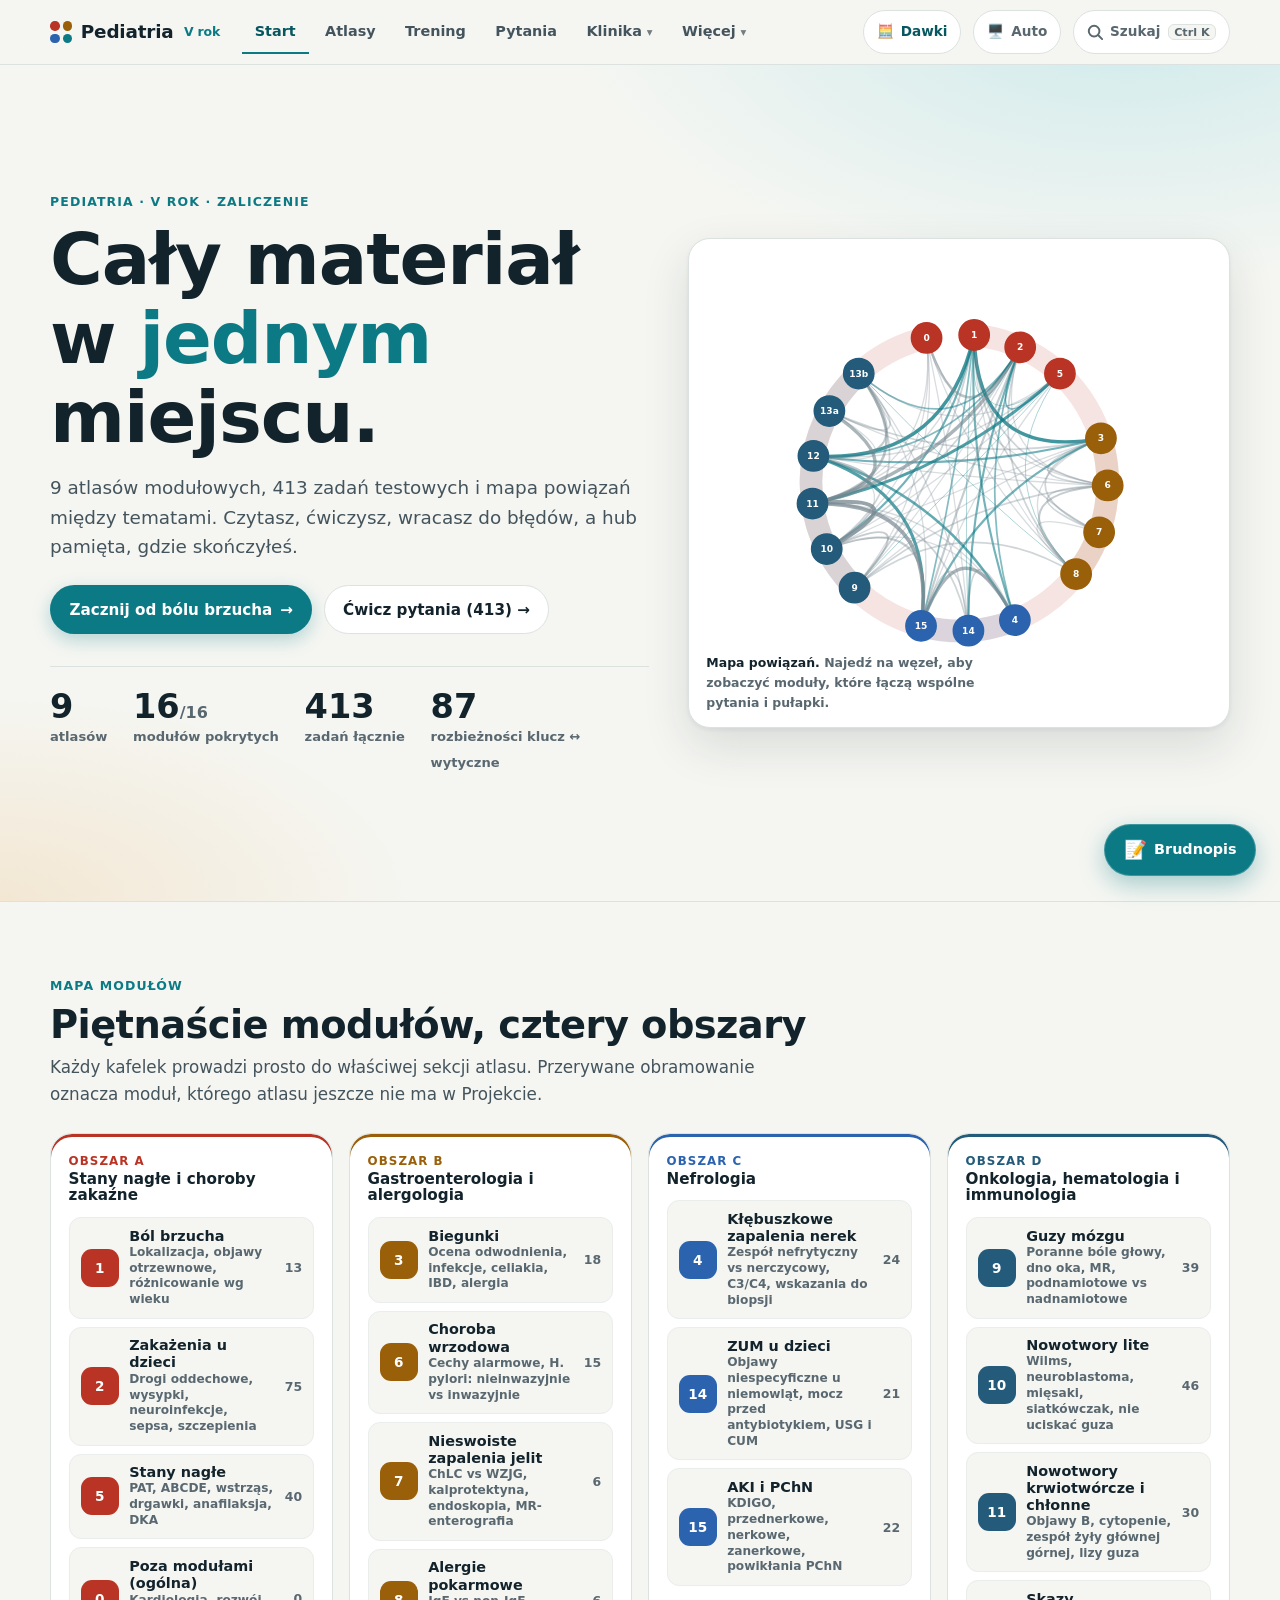
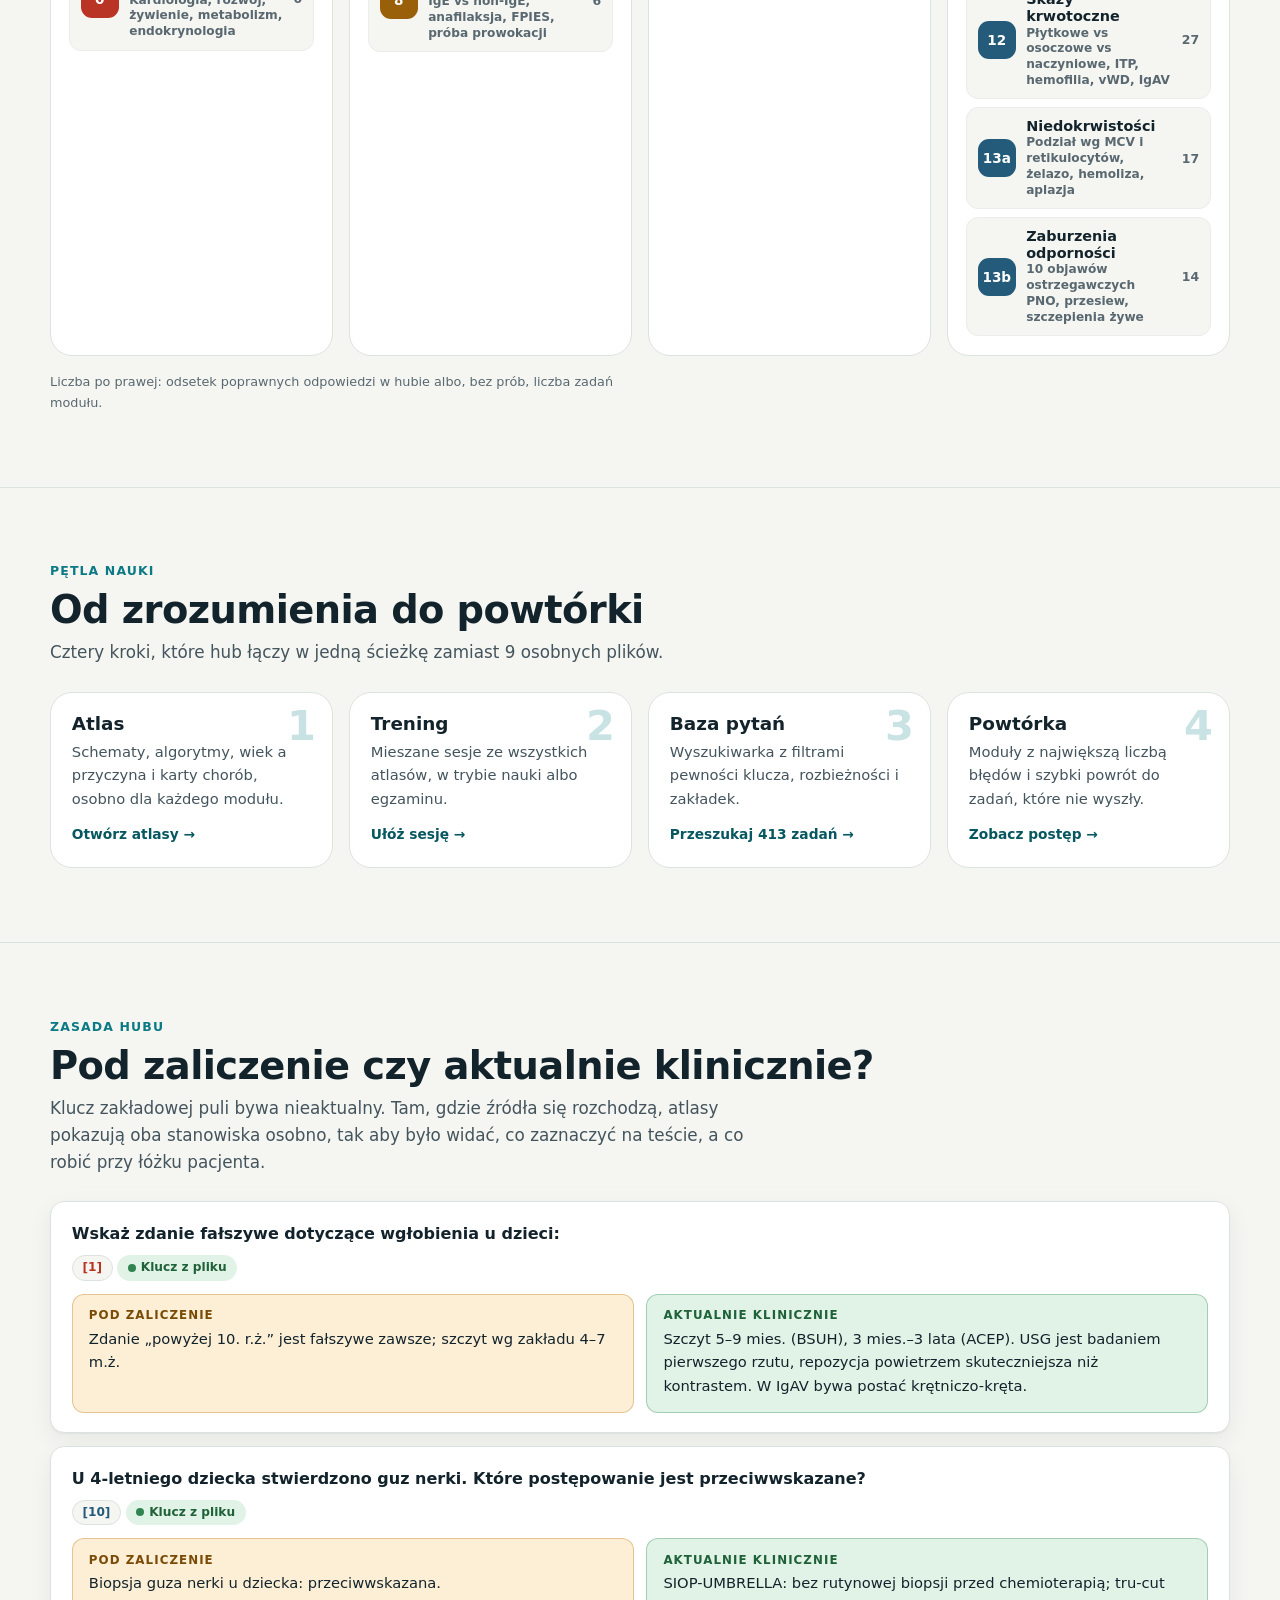
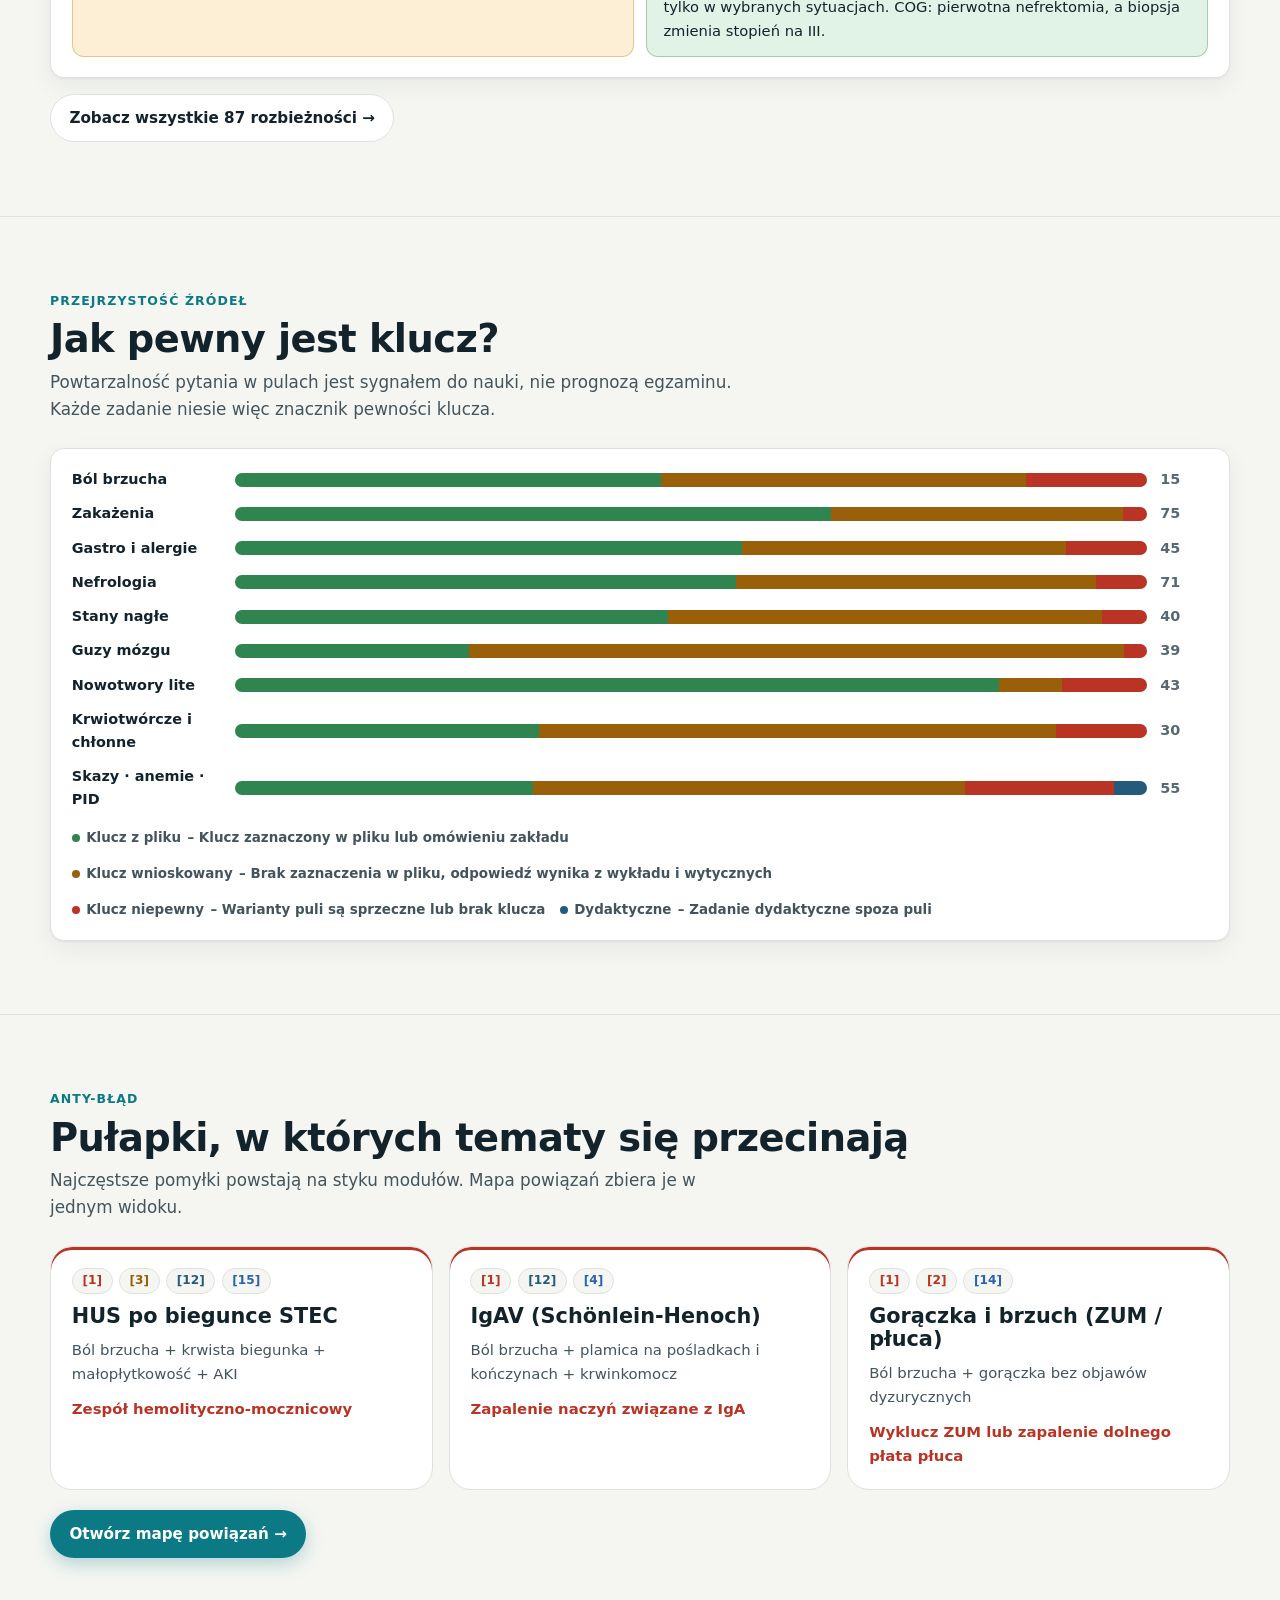
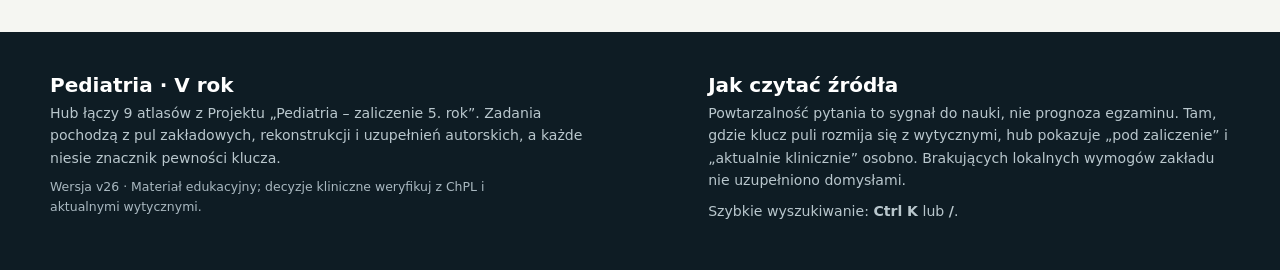
<file: index.html>
<!doctype html>
<html lang="pl">
<head>
<meta charset="utf-8">
<meta name="viewport" content="width=device-width,initial-scale=1,viewport-fit=cover">
<meta name="apple-mobile-web-app-capable" content="yes">
<meta name="apple-mobile-web-app-status-bar-style" content="default">
<meta name="apple-mobile-web-app-title" content="Pediatria V">
<title>Pediatria V · hub nauki do zaliczenia</title>
<meta name="description" content="Jeden hub łączący wszystkie atlasy modułowe z pediatrii: czytanie, trening mieszany, baza pytań, mapa powiązań i postęp.">
<meta name="theme-color" content="#F5F6F2">
<link rel="icon" href="icons/icon.svg" type="image/svg+xml">
<link rel="apple-touch-icon" href="icons/apple-touch-icon.png">
<link rel="manifest" href="manifest.webmanifest">
<link rel="preconnect" href="https://api.fontshare.com">
<link href="https://api.fontshare.com/v2/css?f[]=satoshi@400,500,700&display=swap" rel="stylesheet" crossorigin="anonymous">
<link href="https://api.fontshare.com/v2/css?f[]=cabinet-grotesk@700,800&display=swap" rel="stylesheet" crossorigin="anonymous">
<link rel="stylesheet" href="css/hub.css">
<script>
try{const t=localStorage.getItem('pediatria_hub_theme')||'auto';const bg={dark:'#090C0E',navy:'#111522',moss:'#0F1A15',espresso:'#211B1A',ochre:'#1A1715',purple:'#17151C',ocean:'#0A1924'};const eff=bg[t]?t:(t==='auto'&&window.matchMedia('(prefers-color-scheme: dark)').matches?'dark':'');if(eff){document.documentElement.dataset.theme=eff;const m=document.querySelector('meta[name="theme-color"]');if(m)m.content=bg[eff];}}catch(e){}
</script>
</head>
<body>
<a class="sr" href="#view">Przejdź do treści</a>
<header class="bar">
  <div class="wrap">
    <a class="logo" href="#/" aria-label="Pediatria V – strona główna"><i aria-hidden="true"><b></b><b></b><b></b><b></b></i>Pediatria<small>V rok</small></a>
    <ul class="menu" id="menu" aria-label="Główna nawigacja">
      <li><a href="#/" data-r="start">Start</a></li>
      <li><a href="#/atlasy" data-r="atlasy">Atlasy</a></li>
      <li><a href="#/trening" data-r="trening">Trening</a></li>
      <li><a href="#/pytania" data-r="pytania">Pytania</a></li>
      <li class="nav-dd" data-group="klinika">
        <button type="button" class="nav-dd-btn" aria-expanded="false" aria-haspopup="true">Klinika <span class="caret" aria-hidden="true">▾</span></button>
        <div class="nav-pop" role="menu" hidden>
          <a href="#/pacjent" data-r="pacjent" role="menuitem">🩺 Pacjent (SOR & OSCE)</a>
          <a href="#/kalkulator" data-r="kalkulator" role="menuitem">🧮 Kalkulator & Recepty</a>
          <a href="#/badania" data-r="badania" role="menuitem">🔬 Badania & Atlas Osutek</a>
          <a href="#/szczepienia" data-r="szczepienia" role="menuitem">💉 Kalendarz szczepień</a>
        </div>
      </li>
      <li class="nav-dd" data-group="wiecej">
        <button type="button" class="nav-dd-btn" aria-expanded="false" aria-haspopup="true">Więcej <span class="caret" aria-hidden="true">▾</span></button>
        <div class="nav-pop" role="menu" hidden>
          <a href="#/egzamin" data-r="egzamin" role="menuitem">⏱️ Egzamin próbny</a>
          <a href="#/polaczenia" data-r="polaczenia" role="menuitem">🔀 Mapa połączeń</a>
          <a href="#/graf" data-r="graf" role="menuitem">🕸️ Graf wiedzy</a>
          <a href="#/notatki" data-r="notatki" role="menuitem">📝 Notatki Markdown</a>
          <a href="#/postep" data-r="postep" role="menuitem">📊 Postęp i historia</a>
        </div>
      </li>
    </ul>
    <button class="pwa-install" id="btnInstall" aria-label="Zainstaluj aplikację" style="display:none"><svg width="15" height="15" viewBox="0 0 24 24" fill="none" stroke="currentColor" stroke-width="2.4" stroke-linecap="round" stroke-linejoin="round" aria-hidden="true"><path d="M21 15v4a2 2 0 0 1-2 2H5a2 2 0 0 1-2-2v-4"/><polyline points="7 10 12 15 17 10"/><line x1="12" y1="15" x2="12" y2="3"/></svg><span class="lbl">Zainstaluj</span></button>
    <a class="srch btn-calc" href="#/kalkulator" aria-label="Kalkulator dawek pediatrycznych" title="Kalkulator dawek i PALS"><span class="ico" aria-hidden="true">🧮</span><span class="lbl">Dawki</span></a>
    <button class="srch btn-theme" id="btnTheme" aria-label="Zmień motyw" title="Motyw: Auto (systemowy)"><span class="ico" id="themeIcon" aria-hidden="true">🖥️</span><span class="lbl" id="themeLabel">Auto</span></button>
    <button class="srch" id="openPal" aria-label="Szukaj w całym hubie"><svg width="16" height="16" viewBox="0 0 18 18" fill="none" stroke="currentColor" stroke-width="2.2" stroke-linecap="round" aria-hidden="true"><circle cx="8" cy="8" r="6"/><path d="m13 13 4 4"/></svg><span class="lbl">Szukaj</span><kbd>Ctrl K</kbd></button>
    <button type="button" class="srch nav-toggle" id="navToggle" aria-expanded="false" aria-controls="menu" aria-label="Otwórz menu nawigacji"><svg width="18" height="18" viewBox="0 0 24 24" fill="none" stroke="currentColor" stroke-width="2.2" stroke-linecap="round" aria-hidden="true"><line x1="4" y1="7" x2="20" y2="7"/><line x1="4" y1="12" x2="20" y2="12"/><line x1="4" y1="17" x2="20" y2="17"/></svg><span class="lbl">Menu</span></button>
  </div>
</header>
<main id="view" tabindex="-1"></main>
<footer class="ft" id="ft"></footer>
<dialog class="pal" id="pal" aria-label="Szukaj w hubie">
  <div class="pal-head">
    <input id="palIn" type="search" role="combobox" aria-autocomplete="list" aria-controls="palList" aria-expanded="true" placeholder="Szukaj modułu, sekcji atlasu lub pytania…" autocomplete="off" aria-label="Szukaj">
    <button type="button" class="pal-close" id="palClose" aria-label="Zamknij wyszukiwarkę">✕</button>
  </div>
  <ul id="palList" role="listbox"></ul>
</dialog>
<div class="toast" id="toast" role="status" aria-live="polite"></div>

<!-- Podręczny notatnik (Quick Notes Drawer & FAB) -->
<button class="fab-notes" id="btnQuickNotes" aria-label="Otwórz szybki brudnopis" title="Szybki brudnopis (Markdown)">
  <span class="fab-icon">📝</span>
  <span class="fab-label">Brudnopis</span>
</button>

<aside class="drawer-notes" id="notesDrawer" aria-label="Szybki notatnik Markdown" hidden>
  <div class="drawer-header">
    <div class="drawer-title">
      <span>📝 Szybki brudnopis</span>
      <span class="chip-sm" id="scratchSavedStatus">Zapisano</span>
    </div>
    <div class="drawer-actions">
      <a href="#/notatki" class="btn-icon" id="drawerOpenFull" title="Otwórz pełny notatnik">↗</a>
      <button class="btn-icon" id="drawerClose" aria-label="Zamknij brudnopis">✕</button>
    </div>
  </div>
  <div class="drawer-toolbar">
    <button type="button" data-md="b" title="Pogrubienie (Ctrl+B)"><b>B</b></button>
    <button type="button" data-md="i" title="Kursywa (Ctrl+I)"><i>I</i></button>
    <button type="button" data-md="h2" title="Nagłówek">H2</button>
    <button type="button" data-md="list" title="Lista punktowana">•</button>
    <button type="button" data-md="check" title="Lista zadań">☑</button>
    <button type="button" data-md="table" title="Tabela">▦</button>
    <div style="flex:1"></div>
    <button type="button" id="drawerToggleMode" class="btn-sm-text">Podgląd</button>
  </div>
  <div class="drawer-body">
    <textarea id="drawerInput" placeholder="Szybkie notatki, dawki, objawy, pułapki (Markdown)..."></textarea>
    <div id="drawerPreview" class="md-preview" hidden></div>
  </div>
  <div class="drawer-footer">
    <button type="button" class="btn sec sm" id="drawerSaveAsNote">Zapisz do notatek</button>
    <button type="button" class="btn sec sm" id="drawerClear" style="color:var(--red)">Wyczyść</button>
  </div>
</aside>

<script defer src="js/meta.js"></script>
<script defer src="js/questions.js"></script>
<script defer src="js/logic.js"></script>
<script defer src="js/clinical-calc.js"></script>
<script defer src="js/clinical-patient.js"></script>
<script defer src="js/clinical-osce.js"></script>
<script defer src="js/clinical-diagnostics.js"></script>
<script defer src="js/app.js"></script>
</body>
</html>
</file>
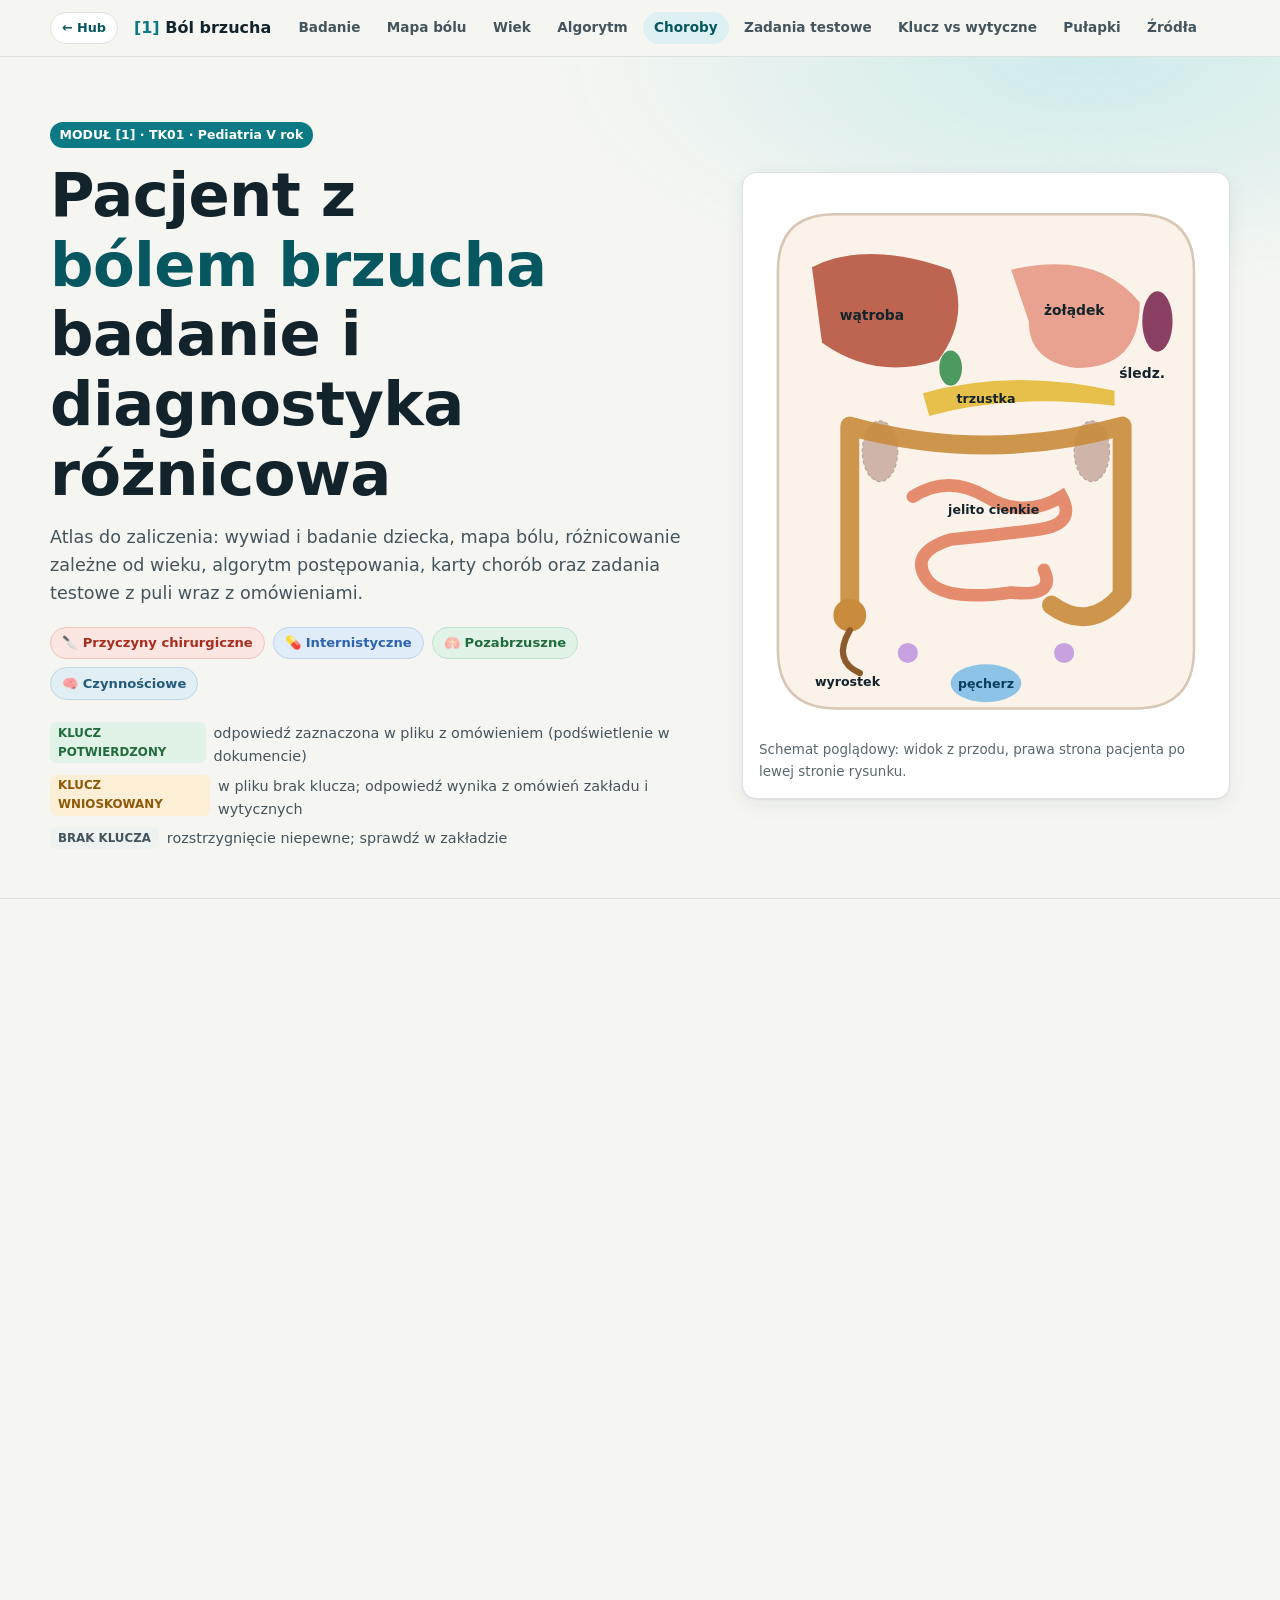
<file: atlasy/atlas-bol-brzucha/index.html>
<!DOCTYPE html>
<html lang="pl">
<head>
<script>
try{const t=localStorage.getItem('pediatria_hub_theme')||'auto';if(t==='dark'||(t==='auto'&&window.matchMedia('(prefers-color-scheme: dark)').matches))document.documentElement.dataset.theme='dark';}catch(e){}
window.addEventListener('storage',e=>{if(e.key==='pediatria_hub_theme'){const t=e.newValue||'auto';if(t==='dark'||(t==='auto'&&window.matchMedia('(prefers-color-scheme: dark)').matches))document.documentElement.dataset.theme='dark';else delete document.documentElement.dataset.theme;}});
window.addEventListener('message',e=>{if(e.data&&e.data.type==='SET_THEME'){if(e.data.theme==='dark')document.documentElement.dataset.theme='dark';else delete document.documentElement.dataset.theme;}});
</script>
<meta charset="utf-8">
<meta name="viewport" content="width=device-width,initial-scale=1,viewport-fit=cover">
<title>[1] Pacjent z bólem brzucha – atlas pediatryczny</title>
<link rel="preconnect" href="https://api.fontshare.com">
<link href="https://api.fontshare.com/v2/css?f[]=satoshi@400,500,700&f[]=cabinet-grotesk@700,800&display=swap" rel="stylesheet" crossorigin="anonymous" media="print" onload="this.media='all'"><noscript><link href="https://api.fontshare.com/v2/css?f[]=satoshi@400,500,700&f[]=cabinet-grotesk@700,800&display=swap" rel="stylesheet" crossorigin="anonymous"></noscript>
<link rel="stylesheet" href="../atlas-base.css">
<link rel="stylesheet" href="style.css">
<link rel="stylesheet" href="../atlas-mobile.css">
</head>
<body>
<nav class="nav" aria-label="Nawigacja"><div class="wrap">
  <a class="hub-back" href="../../index.html">← Hub</a>
  <div class="brand"><b>[1]</b> <span>Ból brzucha</span></div>
  <ul id="navlist">
    <li><a href="#badanie">Badanie</a></li>
    <li><a href="#mapa">Mapa bólu</a></li>
    <li><a href="#wiek">Wiek</a></li>
    <li><a href="#algorytm">Algorytm</a></li>
    <li><a href="#choroby">Choroby</a></li>
    <li><a href="#zadania">Zadania testowe</a></li>
    <li><a href="#klucz">Klucz vs wytyczne</a></li>
    <li><a href="#pulapki">Pułapki</a></li>
    <li><a href="#zrodla">Źródła</a></li>
  </ul>
</div></nav>

<header class="hero"><div class="wrap grid">
  <div>
    <span class="tag">MODUŁ [1] · TK01 · Pediatria V rok</span>
    <h1>Pacjent z <span>bólem brzucha</span><br>badanie i diagnostyka różnicowa</h1>
    <p class="sub">Atlas do zaliczenia: wywiad i badanie dziecka, mapa bólu, różnicowanie zależne od wieku, algorytm postępowania, karty chorób oraz zadania testowe z puli wraz z omówieniami.</p>
    <div class="chips">
      <span class="chip s">🔪 Przyczyny chirurgiczne</span>
      <span class="chip i">💊 Internistyczne</span>
      <span class="chip e">🫁 Pozabrzuszne</span>
      <span class="chip f">🧠 Czynnościowe</span>
    </div>
    <div class="legend">
      <div><span class="kb src">KLUCZ POTWIERDZONY</span> odpowiedź zaznaczona w pliku z omówieniem (podświetlenie w dokumencie)</div>
      <div><span class="kb inf">KLUCZ WNIOSKOWANY</span> w pliku brak klucza; odpowiedź wynika z omówień zakładu i wytycznych</div>
      <div><span class="kb unk">BRAK KLUCZA</span> rozstrzygnięcie niepewne; sprawdź w zakładzie</div>
    </div>
  </div>
  <figure class="fig" aria-label="Schemat narządów jamy brzusznej">
    <svg viewBox="0 0 360 330" id="heroSvg" role="img" aria-label="Uproszczony schemat narządów jamy brzusznej"></svg>
    <figcaption>Schemat poglądowy: widok z przodu, prawa strona pacjenta po lewej stronie rysunku.</figcaption>
  </figure>
</div></header>

<main>
<section id="badanie"><div class="wrap">
  <div class="eyebrow">Część A</div>
  <h2>Badanie pacjenta z bólem brzucha</h2>
  <p class="lead">Im młodsze dziecko, tym więcej pułapek: dziecko do 3. roku życia różne dolegliwości określa jako ból brzucha i wskazuje okolicę pępka, a lokalizacja podawana przez starsze dzieci nie zawsze jest pewnym elementem diagnostycznym (wykład zakładu).</p>

  <div class="tabs" role="tablist" id="examTabs">
    <button role="tab" aria-selected="true" data-p="p1">🗣️ Wywiad</button>
    <button role="tab" aria-selected="false" data-p="p2">🩺 Badanie krok po kroku</button>
    <button role="tab" aria-selected="false" data-p="p3">⚠️ Objawy otrzewnowe</button>
    <button role="tab" aria-selected="false" data-p="p4">🧪 Badania dodatkowe</button>
  </div>

  <div class="panel" id="p1">
    <div class="grid2">
      <div class="card stack">
        <h3>Co ustalić</h3>
        <ul class="tight">
          <li><b>Początek i przebieg:</b> nagły czy stopniowy, narastający, nawracający; czas trwania.</li>
          <li><b>Lokalizacja i migracja:</b> okolica pępka → prawy dół biodrowy sugeruje zapalenie wyrostka.</li>
          <li><b>Charakter:</b> kolkowy (napadowy) kontra ciągły; nasilany ruchem, kaszlem, jazdą po nierównościach.</li>
          <li><b>Wymioty:</b> kiedy względem bólu, ile, jaka treść (patrz tabela obok).</li>
          <li><b>Wypróżnienia:</b> ostatni stolec, krew, śluz, biegunka, zaparcie; u noworodka oddanie smółki.</li>
          <li><b>Układ moczowy:</b> dyzuria, częstomocz, zmiana zapachu lub koloru moczu.</li>
          <li><b>Objawy pozabrzuszne:</b> gorączka, kaszel, ból gardła, wysypka, bóle stawów, poliuria i pragnienie.</li>
          <li><b>Nastolatki:</b> miesiączka, aktywność seksualna, możliwa ciąża.</li>
          <li><b>Inne:</b> uraz, leki (NLPZ), podróże, kontakt z chorymi, wywiad rodzinny (IBD, celiakia, choroba wrzodowa), sytuacja szkolna i rodzinna.</li>
        </ul>
        <div class="callout red"><b class="k">Sygnały alarmowe u noworodka (wykład)</b>wielowodzie, problemy z karmieniem, brak oddania smółki, wymioty żółciowe, wady wrodzone lub zespoły (zespół Downa), choroba Hirschsprunga w rodzinie, cukrzyca u matki.</div>
      </div>
      <div class="card stack">
        <h3>Treść wymiotów – co podpowiada (wykład)</h3>
        <div class="tw"><table>
          <tr><th>Cecha</th><th>Wniosek</th></tr>
          <tr><td>Z gorączką</td><td>Zakażenie</td></tr>
          <tr><td>Z domieszką śliny</td><td>Przeszkoda mechaniczna powyżej żołądka</td></tr>
          <tr><td>Ścięty pokarm, niepodbarwiony żółcią</td><td>Wiotki dolny zwieracz przełyku, przepuklina przeponowa, „wysoka” niedrożność. W kontekście wieku także zwężenie odźwiernika.</td></tr>
          <tr><td>Podbarwione żółcią</td><td class="small"><b style="color:var(--red)">Przeszkoda dystalnie od brodawki większej dwunastnicy.</b> U noworodka: malrotacja i skręt, dopóki nie wykluczono.</td></tr>
          <tr><td>Z krwią</td><td>Krew matczyna lub noworodkowa (hemoglobina płodowa w środowisku alkalicznym pozostaje żywoczerwona – test Apta)</td></tr>
        </table></div>
        <div class="callout green"><b class="k">Perełka</b>W zapaleniu wyrostka wymioty zwykle pojawiają się po bólu i są nieliczne; w zapaleniu żołądka i jelit zwykle poprzedzają ból. Wymioty zielone w przebiegu zapalenia wyrostka pojawiają się wraz z postępem choroby (<a href="https://www.mp.pl/pacjent/pediatria/choroby/ukladpokarmowy/141842,ostre-zapalenie-wyrostka-robaczkowego" target="_blank" rel="noopener noreferrer">mp.pl</a>).</div>
      </div>
    </div>
  </div>

  <div class="panel" id="p2" hidden>
    <div class="grid2">
      <div class="card stack">
        <h3>Sekwencja badania</h3>
        <ol class="tight" style="padding-left:1.2rem">
          <li><b>Obserwacja zanim dotkniesz:</b> wygląd ogólny, nawodnienie [3], pozycja. Dziecko leżące nieruchomo z podkurczonymi nogami sugeruje zapalenie otrzewnej; dziecko wijące się sugeruje kolkę.</li>
          <li><b>Parametry życiowe i PAT [5]:</b> HR, RR, temperatura, ciśnienie, SpO₂, czas powrotu włośniczkowego, masa ciała.</li>
          <li><b>Oglądanie:</b> kształt i symetria brzucha, wzdęcie, widoczna perystaltyka, przepukliny (pępkowa, pachwinowa), blizny, skóra (plamica, żółtaczka).</li>
          <li><b>Osłuchiwanie:</b> nasilona, metaliczna perystaltyka (niedrożność) kontra cisza (zapalenie otrzewnej, niedrożność porażenna). Wykonaj przed palpacją.</li>
          <li><b>Opukiwanie:</b> bębenkowy odgłos (wzdęcie), tępy (płyn, guz); delikatne opukiwanie jest dobrze tolerowanym testem bolesności.</li>
          <li><b>Palpacja:</b> ciepłe ręce, odwracanie uwagi, zaczynaj od miejsca najdalszego od bolącego, najpierw powierzchownie, potem głęboko, patrz na twarz dziecka. Wykład wyróżnia palpację orientacyjną i głęboką, narządową.</li>
          <li><b>Poza brzuchem:</b> gardło, płuca (dolne płaty), jądra i moszna, pachwiny, narządy płciowe zewnętrzne, kręgosłup i stawy biodrowe, skóra i stawy.</li>
          <li><b>Per rectum:</b> nie rutynowo; wskazania: krew w stolcu, przewlekłe zaparcie, podejrzenie choroby Hirschsprunga, zmiany okołoodbytnicze.</li>
        </ol>
      </div>
      <div class="stack">
        <div class="callout red"><b class="k">Nie zapomnij</b>U każdego dziecka z bólem brzucha obejrzyj narządy płciowe i zbadaj jądra. Skręt jądra może dawać ból promieniujący do pachwiny i podbrzusza, z nudnościami i wymiotami; jądro jest uniesione, moszna obrzęknięta i bardzo tkliwa (wykład).</div>
        <div class="callout amber"><b class="k">Guz w brzuchu [10]</b>Przy podejrzeniu nefroblastoma nie uciskaj guza wielokrotnie. Guz Wilmsa to najczęstszy guz jamy brzusznej u dzieci, zwykle do 5. roku życia; guz w ok. 90%, ból w ok. 20%, krwiomocz w ok. 30% (wykład).</div>
        <div class="callout blue"><b class="k">Wielkość wątroby</b>U noworodków wyczuwalna 2–3 cm poniżej łuku żebrowego; w wieku szkolnym jak u dorosłych (wykład).</div>
        <div class="callout green"><b class="k">Pytania wykładu przy ostrym bólu</b>Czy jest obrona mięśniowa? Czy są objawy otrzewnowe? Jaki jest stan ogólny? Ile ma lat?</div>
        <div class="callout"><b class="k">Zwężenie odźwiernika</b>Widoczna fala perystaltyczna od lewego górnego do prawego górnego kwadrantu oraz objaw „oliwki”: przerośnięty odźwiernik wyczuwalny nad pępkiem i na prawo od niego (wykład).</div>
      </div>
    </div>
  </div>

  <div class="panel" id="p3" hidden>
    <div class="tw"><table>
      <tr><th>Objaw / manewr</th><th>Jak</th><th>Znaczenie</th></tr>
      <tr><td><b>Obrona mięśniowa</b></td><td>Napięcie ściany brzucha utrzymujące się mimo rozproszenia uwagi i wydechu</td><td>Podrażnienie otrzewnej ściennej; różnicuj z obroną dobrowolną (lęk, zimne ręce)</td></tr>
      <tr><td><b>Objaw Blumberga</b></td><td>Powolny ucisk, następnie nagłe zwolnienie; ból przy zwolnieniu</td><td>Zapalenie otrzewnej</td></tr>
      <tr><td><b>Kaszel, skakanie, opukiwanie</b></td><td>Prośba o zakaszlnięcie lub podskok; ból w prawym dole biodrowym</td><td>Punktowany w PAS (2 pkt); alternatywa dla Blumberga u dzieci</td></tr>
      <tr><td><b>Objaw Rovsinga</b></td><td>Ucisk lewego dołu biodrowego wywołuje ból po prawej</td><td>Zapalenie wyrostka</td></tr>
      <tr><td><b>Objaw lędźwiowy i zasłonowy</b></td><td>Zgięcie i rotacja wewnętrzna uda przy zgiętym biodrze</td><td>Wyrostek zaotrzewnowy lub miedniczny, ropień</td></tr>
      <tr><td><b>Objaw Murphy’ego</b></td><td>Zatrzymanie wdechu przy ucisku pod prawym łukiem żebrowym</td><td>Zapalenie pęcherzyka żółciowego</td></tr>
      <tr><td><b>Objaw Goldflama</b></td><td>Bolesność przy uderzeniu w okolicę lędźwiową</td><td>Kamica lub zapalenie nerek</td></tr>
      <tr><td><b>Objaw Dance’a</b></td><td>Pusty prawy dół biodrowy przy badaniu</td><td>Wgłobienie krętniczo-kątnicze</td></tr>
    </table></div>
    <p class="small" style="margin-top:.6rem">Objawy otrzewnowe u małych dzieci są mniej wiarygodne; oceniaj całość: grymas twarzy, niechęć do ruchu, kuśtykanie, pozycję.</p>
  </div>

  <div class="panel" id="p4" hidden>
    <div class="tw"><table>
      <tr><th>Sytuacja</th><th>Badanie</th></tr>
      <tr><td>Każde dziecko z ostrym bólem</td><td>Glikemia i ketony (DKA), badanie ogólne moczu i posiew [14], morfologia, CRP</td></tr>
      <tr><td>Podejrzenie chirurgiczne</td><td><b>USG jamy brzusznej jako badanie pierwszego rzutu</b> (wyrostek, wgłobienie, odźwiernik, jajnik i jądro z Dopplerem). RTG przeglądowe przy niedrożności lub perforacji. MR zamiast CT, gdy potrzebne dalsze obrazowanie.</td></tr>
      <tr><td>Wymioty żółciowe u noworodka lub niemowlęcia</td><td>Pasaż górnego odcinka przewodu pokarmowego z kontrastem (malrotacja) – pilnie</td></tr>
      <tr><td>Epigastralgia, wymioty, żółtaczka</td><td>Lipaza lub amylaza, ALT, AST, GGT, bilirubina, USG wątroby i dróg żółciowych</td></tr>
      <tr><td>Dziewczynka w wieku rozrodczym</td><td>Test ciążowy (beta-hCG), USG miednicy</td></tr>
      <tr><td>Biegunka z bólem [3]</td><td>Kał: krew utajona, posiew, toksyna C. difficile, Giardia, kalprotektyna</td></tr>
      <tr><td>Podejrzenie HUS [15]</td><td>Morfologia z rozmazem (schistocyty), kreatynina, LDH, mocz, elektrolity</td></tr>
      <tr><td>Przewlekły ból z cechami alarmowymi [6][7]</td><td>OB, CRP, ferrytyna, albumina, anty-tTG IgA z całkowitym IgA, kalprotektyna, endoskopia, enterografia MR</td></tr>
    </table></div>
  </div>
</div></section>

<section id="mapa"><div class="wrap">
  <div class="eyebrow">Część B · Schematy</div>
  <h2>Rodzaje bólu i mapa lokalizacji</h2>
  <p class="lead">Wykład wyróżnia pięć typów bólu. Kliknij region na schemacie, aby zobaczyć listę przyczyn.</p>

  <div class="grid3" style="margin-bottom:1.4rem">
    <div class="card"><h3>🟠 Somatyczny</h3><p class="small">Źródło: otrzewna. Ostry, kłujący, nasilany ruchem, dobrze zlokalizowany; w badaniu obrona mięśniowa.</p></div>
    <div class="card"><h4>🟣 Trzewny</h4><p class="small">Układ współczulny lub przywspółczulny. Tępy, rozlany, zwykle w śródbrzuszu; nudności, wymioty, bladość.</p></div>
    <div class="card"><h4>🔵 Przeponowy</h4><p class="small">Nerw przeponowy (przepona, wątroba, żołądek, śledziona). Może promieniować w górę; nasila oddech i kaszel.</p></div>
    <div class="card"><h4>🔴 Kolkowy</h4><p class="small">Nagły, napadowy; wzmożona perystaltyka lub skurcz odcinkowy, np. niedrożność mechaniczna.</p></div>
    <div class="card"><h4>🟢 Przeniesiony</h4><p class="small">Ból trzewny odczuwany w określonych dermatomach (strefy Heada).</p></div>
    <div class="card"><h4>Organiczny kontra czynnościowy</h4><p class="small"><b>Organiczny:</b> ciągły, narasta, lepiej zlokalizowany, niezależny od pory dnia, nasila się w ruchu. <b>Czynnościowy:</b> kolkowy, ~3 godz., bez jednoznacznej lokalizacji, w dzień, nasila się w spoczynku, niepokój ruchowy.</p></div>
  </div>

  <div class="map">
    <figure class="fig">
      <svg viewBox="0 0 360 430" id="mapSvg" role="group" aria-label="Mapa dziewięciu regionów brzucha"></svg>
      <figcaption>Dziewięć regionów brzucha. Narządy rysowane schematycznie.</figcaption>
    </figure>
    <div class="card" id="regionPanel" aria-live="polite"></div>
  </div>

  <div class="grid2" style="margin-top:1.6rem">
    <figure class="fig">
      <svg viewBox="0 0 420 300" id="embSvg" role="img" aria-label="Embriologiczne pochodzenie bólu trzewnego i migracja bólu w zapaleniu wyrostka"></svg>
      <figcaption>Ból trzewny odzwierciedla pochodzenie embriologiczne narządu (jelito przednie, środkowe, tylne). W zapaleniu wyrostka ból trzewny okołopępkowy przechodzi w somatyczny w prawym dole biodrowym.</figcaption>
    </figure>
    <div class="card stack">
      <h3>Zapalenie wyrostka: migracja bólu</h3>
      <p class="small">Typowo ból jest tępy, ciągły, zaczyna się w okolicy pępka i stopniowo przenosi nad prawy talerz biodrowy, gdzie staje się ostry i zlokalizowany; dziecko niechętnie się rusza i chroni prawą stronę, traci apetyt (<a href="https://www.mp.pl/pacjent/pediatria/choroby/ukladpokarmowy/141842,ostre-zapalenie-wyrostka-robaczkowego" target="_blank" rel="noopener noreferrer">mp.pl</a>).</p>
      <div class="callout amber"><b class="k">Pułapka wieku</b>Poniżej 3. roku życia klasyczna migracja bywa niewidoczna, a perforacja częstsza. Ból brzucha w anginie lub zapaleniu płuc może naśladować początek zapalenia wyrostka (wykład).</div>
    </div>
  </div>
</div></section>

<section id="wiek"><div class="wrap">
  <div class="eyebrow">Część B · Wykres</div>
  <h2>Diagnostyka różnicowa wg wieku</h2>
  <p class="lead">Wiek determinuje rozpoznanie. Intensywność koloru oznacza typowość w danej grupie wiekowej (schemat dydaktyczny opracowany na podstawie wykładu zakładu i piśmiennictwa, nie dane epidemiologiczne).</p>
  <div class="filters" id="heatFilters">
    <button aria-pressed="true" data-f="all">Wszystkie</button>
    <button aria-pressed="false" data-f="s">🔪 Chirurgiczne</button>
    <button aria-pressed="false" data-f="i">💊 Internistyczne</button>
    <button aria-pressed="false" data-f="e">🫁 Pozabrzuszne</button>
    <button aria-pressed="false" data-f="f">🧠 Czynnościowe</button>
  </div>
  <div class="tw"><table class="heat" id="heat"></table></div>
  <p class="small" style="margin-top:.6rem">Skala: ● rzadkie, ●● możliwe, ●●● typowe. Najczęstsza przyczyna ostrego bólu w każdym wieku to zakażenie przewodu pokarmowego; najczęstsza przewlekłego – czynnościowa.</p>
</div></section>

<section id="algorytm"><div class="wrap">
  <div class="eyebrow">Część B · Algorytm</div>
  <h2>Algorytm postępowania</h2>
  <p class="lead">Najpierw stabilność, potem czerwone flagi, na końcu rozróżnienie ostry kontra przewlekły.</p>
  <div class="flow">
    <div class="fn start">Dziecko z bólem brzucha</div><div class="ar">↓</div>
    <div class="fn red"><b>1. ABCDE / PAT [5]</b>Wstrząs, sepsa [2], toksyczny wygląd, cechy odwodnienia [3]? → natychmiastowa stabilizacja (płyny izotoniczne, tlen, dostęp), potem diagnostyka</div><div class="ar">↓</div>
    <div class="fn"><b>2. Czas trwania</b>Ostry (godziny–dni) czy przewlekły (nawracający ≥ 2 miesiące wg Rome IV)</div><div class="ar">↓</div>
    <div class="branch">
      <div>
        <div class="fn amber"><b>OSTRY</b>Czerwone flagi?</div>
        <div class="fn red"><b>TAK: wymioty żółciowe, obrona, wzdęcie, krew lub „galaretka”, guz, uraz, jądro, niemowlę z napadami</b>→ konsultacja chirurgiczna + USG (RTG przy niedrożności lub perforacji). Wymioty żółciowe: pasaż z kontrastem.</div>
        <div class="fn blue"><b>NIE: szukaj przyczyn internistycznych i pozabrzusznych</b>Mocz → ZUM [14]; gardło i płuca → angina, zapalenie płuc [2]; glikemia i ketony → DKA [5]; skóra, stawy → IgAV [12][4]; krwista biegunka + oliguria → HUS [3][15]; stolec → gastroenteritis [3]</div>
        <div class="fn green"><b>Niejasne?</b>Obserwacja z powtórnym badaniem po kilku godzinach, PAS, USG</div>
      </div>
      <div>
        <div class="fn violet"><b>PRZEWLEKŁY</b>Objawy alarmowe?</div>
        <div class="fn red"><b>TAK: utrata masy, zahamowanie wzrostu, krwawienie z przewodu pokarmowego, nasilone lub poranne wymioty, przewlekła biegunka, gorączka, ból w prawym górnym lub dolnym kwadrancie, dysfagia, wywiad IBD lub celiakii</b>→ celowana diagnostyka: OB/CRP, kalprotektyna, serologia celiakii, USG, endoskopia [6][7]</div>
        <div class="fn green"><b>NIE: badanie prawidłowe, kał na krew ujemny</b>→ rozpoznanie czynnościowe (Rome IV), uspokojenie rodziny, leczenie zaparcia; nie badaj H. pylori w czynnościowym bólu</div>
      </div>
    </div>
  </div>
  <div class="grid2" style="margin-top:1.6rem">
    <div class="card"><h3>Cechy alarmowe w przewlekłym bólu (AAP/NASPGHAN)</h3><p class="small">Niezamierzona utrata masy, zahamowanie wzrostu, krwawienie z przewodu pokarmowego, istotne wymioty (w tym żółciowe), przewlekła ciężka biegunka, uporczywy ból w prawym górnym lub dolnym kwadrancie, niewyjaśniona gorączka, wywiad rodzinny IBD oraz niepokojące wyniki badania. W badaniu: tkliwość w prawych kwadrantach, guz, hepato- lub splenomegalia, tkliwość kątów żebrowo-kręgowych i kręgosłupa, zmiany okołoodbytnicze (<a href="https://www.espghan.org/dam/jcr:49879d5e-b28b-45df-b4d0-dabff16320e3/Chronic_Abdominal_Pain_in_Children__A_Clinical.1.pdf" target="_blank" rel="noopener noreferrer">AAP/NASPGHAN</a>; lista polska: <a href="https://www.mp.pl/pytania/pediatria/chapter/B25.QA.3.7.13." target="_blank" rel="noopener noreferrer">mp.pl</a>).</p></div>
    <div class="card"><h4>Kolka niemowlęca i zaburzenia czynnościowe</h4><p class="small">Kolka (Rome IV): niemowlę poniżej 5. miesiąca, napady płaczu i rozdrażnienia bez uchwytnej przyczyny, ≥ 3 godz. dziennie przez ≥ 3 dni w tygodniu, prawidłowy przyrost masy, bez gorączki i choroby; rozpoznanie wyłączenia. U starszych dzieci: czynnościowy ból brzucha NOS, zespół jelita drażliwego, dyspepsja czynnościowa, migrena brzuszna.</p></div>
  </div>
</div></section>

<section id="choroby"><div class="wrap">
  <div class="eyebrow">Część C</div>
  <h2>Karty chorób</h2>
  <p class="lead">Kliknij kartę, aby zobaczyć obraz kliniczny, diagnostykę, postępowanie, perełkę i pułapkę.</p>
  <div class="filters" id="dFilters">
    <button aria-pressed="true" data-f="all">Wszystkie</button>
    <button aria-pressed="false" data-f="s">🔪 Chirurgiczne</button>
    <button aria-pressed="false" data-f="i">💊 Internistyczne</button>
    <button aria-pressed="false" data-f="e">🫁 Pozabrzuszne</button>
    <button aria-pressed="false" data-f="f">🧠 Czynnościowe</button>
  </div>
  <div class="dcards" id="dcards"></div>

  <div class="grid2" style="margin-top:2rem">
    <figure class="fig">
      <svg viewBox="0 0 440 250" id="intSvg" role="img" aria-label="Schemat wgłobienia jelita"></svg>
      <figcaption>Wgłobienie: jelito wsuwa się w dalszy odcinek razem z krezką, co prowadzi do niedrożności i niedokrwienia. Najczęściej okolica krętniczo-kątnicza.</figcaption>
    </figure>
    <figure class="fig">
      <svg viewBox="0 0 440 250" id="pylSvg" role="img" aria-label="Patofizjologia zwężenia odźwiernika"></svg>
      <figcaption>Zwężenie odźwiernika: utrata kwasu solnego z wymiotami prowadzi do zasadowicy hipochloremicznej i hipokaliemicznej.</figcaption>
    </figure>
  </div>

  <div class="card pas" style="margin-top:2rem">
    <h3>🧮 Kalkulator Pediatric Appendicitis Score (PAS)</h3>
    <p class="small" style="margin-bottom:.8rem">Narzędzie pomocnicze (maks. 10 pkt) dla dzieci z bólem brzucha trwającym do ok. 4 dni.</p>
    <div class="grid2">
      <div id="pasItems" class="stack" style="--gap:.4rem"></div>
      <div class="stack">
        <div>Wynik: <span class="pasout" id="pasScore">0</span> / 10</div>
        <div class="callout" id="pasRes">Zaznacz cechy.</div>
        <p class="small">Progi zależą od źródła: <a href="https://www.ebmedicine.net/media_library/files/Pediatric-Appendicitis-CD.pdf" target="_blank" rel="noopener noreferrer">EB Medicine</a> – poniżej 4 niskie, 4–6 pośrednie, ≥ 7 wysokie; protokół <a href="https://www.texaschildrens.org/sites/default/files/uploads/documents/outcomes/standards/Appendicitis%20Guideline%20FINAL%202023.pdf" target="_blank" rel="noopener noreferrer">Texas Children’s</a> – ≤ 4, 5–7, ≥ 8; tabela <a href="https://pmc.ncbi.nlm.nih.gov/articles/PMC4949879/" target="_blank" rel="noopener noreferrer">WSES 2016</a> – ≥ 6 sugeruje zapalenie wyrostka. W grupie pośredniej zaleca się USG i konsultację chirurgiczną.</p>
      </div>
    </div>
  </div>
</div></section>

<section id="zadania"><div class="wrap">
  <div class="eyebrow">Część D · Wyróżnione</div>
  <h2>Zadania testowe z puli i omówienia</h2>
  <p class="lead">Zadania pochodzą z plików zakładu (pule S1, S4, S7 2025/26, S2 2024, grupy A, C, D, F, skrypt Kiedrasia). Wybierz odpowiedź, aby sprawdzić; omówienie rozwija się po wyborze. Odznaki pokazują, na ile klucz jest pewny.</p>
  <div class="card" style="margin-bottom:1.2rem">
    <h3>Powtarzalność tematów w plikach źródłowych</h3>
    <p class="small" style="margin-bottom:.6rem">Liczba plików (z 23 przeszukanych), w których temat występuje w pytaniach, omówieniach lub notatkach.</p>
    <div class="bars" id="bars"></div>
  </div>
  <div class="filters" id="qFilters">
    <button aria-pressed="true" data-f="all">Wszystkie</button>
    <button aria-pressed="false" data-f="src">Klucz potwierdzony</button>
    <button aria-pressed="false" data-f="inf">Wnioskowany</button>
    <button aria-pressed="false" data-f="gap">Klucz vs wytyczne</button>
  </div>
  <div id="quiz"></div>
  <div class="score" id="score" role="status">Wynik: 0 / 0</div>
</div></section>

<section id="klucz"><div class="wrap">
  <div class="eyebrow">Część D</div>
  <h2>Pod zaliczenie kontra aktualnie klinicznie</h2>
  <div class="tw"><table id="gapTable"></table></div>
</div></section>

<section id="pulapki"><div class="wrap">
  <div class="eyebrow">Część E</div>
  <h2>Połączenia międzymodułowe, flagi i perełki</h2>
  <div class="grid2">
    <figure class="fig"><svg viewBox="0 0 560 460" id="crossSvg" role="img" aria-label="Mapa połączeń modułu 1 z pozostałymi modułami"></svg><figcaption>Moduł [1] i choroby, w których ból brzucha łączy się z innymi modułami.</figcaption></figure>
    <div class="stack" id="traps"></div>
  </div>
  <div class="grid3" style="margin-top:1.4rem">
    <div class="callout red"><b class="k">🚩 Red flags: ostry ból</b><ul class="tight"><li>Wymioty żółciowe</li><li>Obrona mięśniowa, objawy otrzewnowe, sztywny lub wzdęty brzuch</li><li>Napadowy płacz z bladością i apatią między napadami</li><li>Krew w stolcu, „malinowa galaretka”</li><li>Guz, uraz, ból jądra</li><li>Wstrząs, letarg, toksyczny wygląd</li></ul></div>
    <div class="callout green"><b class="k">💎 Perełki</b><ul class="tight"><li>Leżące nieruchomo = otrzewna; wijące się = kolka</li><li>Wymioty po bólu = chirurgia; przed bólem = gastroenteritis</li><li>Wgłobienie u starszego dziecka lub nawrotowe: szukaj punktu prowadzącego (Meckel, polip, chłoniak, IgAV)</li><li>Mniej niż 3 lata: ból „przy pępku” bez wartości lokalizacyjnej</li><li>Zielone wymioty u noworodka: malrotacja do wykluczenia</li></ul></div>
    <div class="callout amber"><b class="k">⚠️ Pułapki</b><ul class="tight"><li>Nie zbadano jąder ani pachwin</li><li>Brak moczu na ZUM u dziecka z gorączką i bólem</li><li>Angina i zapalenie płuc jako „ostry brzuch”</li><li>Biegunka krwista leczona antybiotykiem lub loperamidem: ryzyko HUS</li><li>Zwężenie odźwiernika: zasadowica hipochloremiczna, nie hiperchloremiczna</li></ul></div>
  </div>
</div></section>
</main>

<footer id="zrodla"><div class="wrap">
  <h3 style="margin-bottom:.6rem">Źródła</h3>
  <p class="small" style="margin-bottom:.6rem"><b>Materiały zakładu i użytkownika:</b> pule pytań (S1, S3, S4, S7 2025/26; S2 2024; 2023/24), grupy A, C, D, F z omówieniami, skrypt Kiedrasia, wykład „Jama brzuszna”, notatki „Badanie przedmiotowe”, syllabus (TK01). Klucze potwierdzone odczytano z podświetleń w plikach grup F i 19-A.</p>
  <ul>
    <li><a href="https://pmc.ncbi.nlm.nih.gov/articles/PMC7386163/" target="_blank" rel="noopener noreferrer">WSES Jerusalem 2020 – zapalenie wyrostka</a> i <a href="https://pmc.ncbi.nlm.nih.gov/articles/PMC4949879/" target="_blank" rel="noopener noreferrer">wersja 2016 z tabelą skal</a></li>
    <li><a href="https://www.ebmedicine.net/media_library/files/Pediatric-Appendicitis-CD.pdf" target="_blank" rel="noopener noreferrer">EB Medicine – Pediatric Appendicitis Score</a>; <a href="https://www.texaschildrens.org/sites/default/files/uploads/documents/outcomes/standards/Appendicitis%20Guideline%20FINAL%202023.pdf" target="_blank" rel="noopener noreferrer">Texas Children’s</a></li>
    <li><a href="https://www.espghan.org/dam/jcr:49879d5e-b28b-45df-b4d0-dabff16320e3/Chronic_Abdominal_Pain_in_Children__A_Clinical.1.pdf" target="_blank" rel="noopener noreferrer">AAP/NASPGHAN – przewlekły ból brzucha u dzieci</a>; <a href="https://www.mp.pl/pediatria/artykuly-wytyczne/artykuly-przegladowe/353023,ostry-bol-brzucha-u-dzieci" target="_blank" rel="noopener noreferrer">mp.pl – ostry ból brzucha u dzieci</a></li>
    <li><a href="https://www.acep.org/pediatrics/newsroom/2025/intussusception" target="_blank" rel="noopener noreferrer">ACEP – wgłobienie</a>; <a href="https://www.bsuh.nhs.uk/library/wp-content/uploads/sites/8/2020/08/Paediatric-guidelines-intussusception-and-air-enema-reduction-2019.pdf" target="_blank" rel="noopener noreferrer">BSUH – wgłobienie i kontrast powietrzny</a></li>
    <li><a href="https://www.amboss.com/us/knowledge/hypertrophic-pyloric-stenosis" target="_blank" rel="noopener noreferrer">AMBOSS – przerostowe zwężenie odźwiernika</a></li>
    <li><a href="https://discovery.ucl.ac.uk/id/eprint/10070928/3/Ozen_pbRHE-18-1225.R3%20-%20SHARE%20IgAV%20Recommendations%20-%20241218%20-%20DRAFT%20v1.035977.pdf" target="_blank" rel="noopener noreferrer">SHARE – IgAV</a>; <a href="https://pmc.ncbi.nlm.nih.gov/articles/PMC11671997/" target="_blank" rel="noopener noreferrer">zalecenia brytyjskie 2024</a>; <a href="https://www.rch.org.au/clinicalguide/guideline_index/HenochSchonlein_Purpura/" target="_blank" rel="noopener noreferrer">RCH Melbourne</a></li>
  </ul>
  <p class="small" style="margin-top:.8rem">Materiał dydaktyczny. Schematy są uproszczone; dawek i progów nie traktuj jako zastępujących lokalny protokół.</p>
</div></footer>
<script src="../atlas-hub-sync.js"></script>
<script src="app.js"></script>
</body>
</html>
</file>
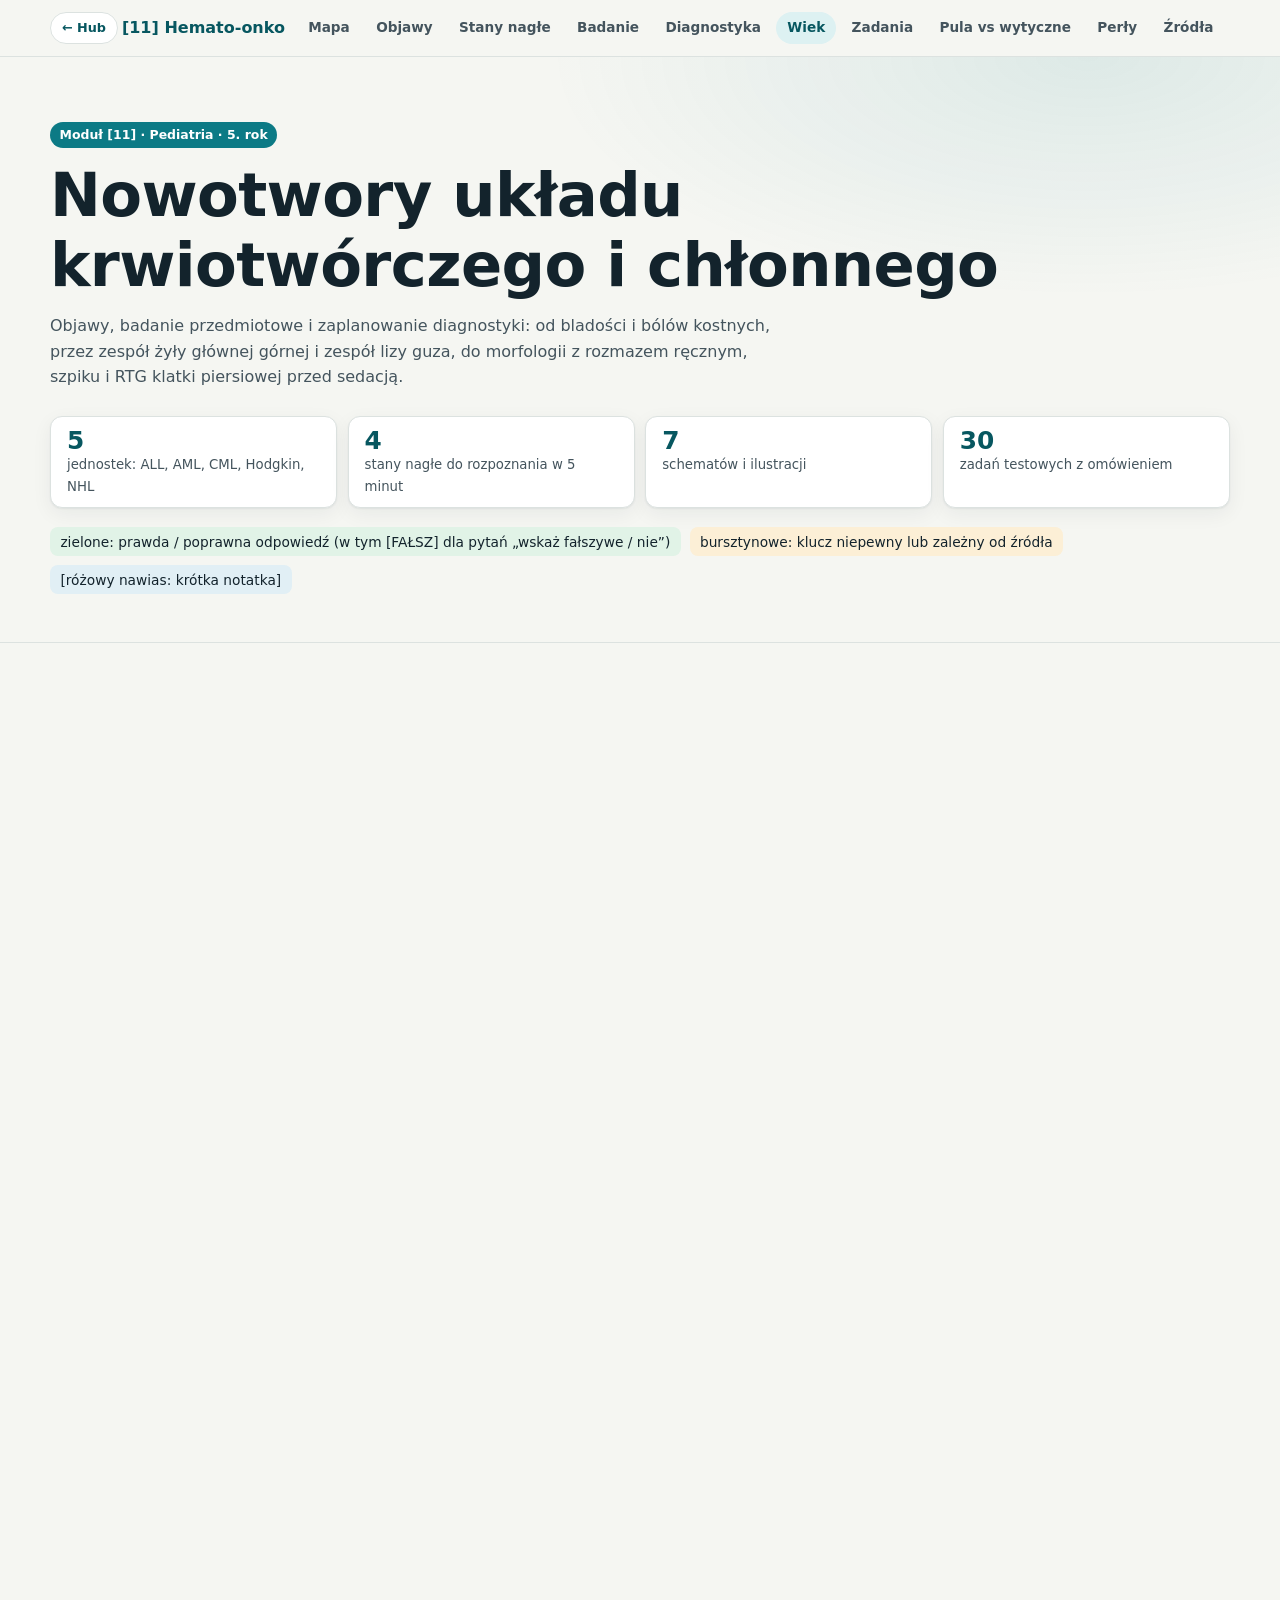
<file: atlasy/modul-11-hemato-onko/index.html>
<!DOCTYPE html>
<html lang="pl">
<head>
<script>
try{const t=localStorage.getItem('pediatria_hub_theme')||'auto';if(t==='dark'||(t==='auto'&&window.matchMedia('(prefers-color-scheme: dark)').matches))document.documentElement.dataset.theme='dark';}catch(e){}
window.addEventListener('storage',e=>{if(e.key==='pediatria_hub_theme'){const t=e.newValue||'auto';if(t==='dark'||(t==='auto'&&window.matchMedia('(prefers-color-scheme: dark)').matches))document.documentElement.dataset.theme='dark';else delete document.documentElement.dataset.theme;}});
window.addEventListener('message',e=>{if(e.data&&e.data.type==='SET_THEME'){if(e.data.theme==='dark')document.documentElement.dataset.theme='dark';else delete document.documentElement.dataset.theme;}});
</script>
<meta charset="utf-8">
<meta name="viewport" content="width=device-width,initial-scale=1,viewport-fit=cover">
<title>[11] Nowotwory układu krwiotwórczego i chłonnego – objawy, badanie, diagnostyka</title>
<meta name="description" content="Atlas do nauki pediatrii: objawy, badanie przedmiotowe i plan diagnostyczny w białaczkach i chłoniakach u dzieci, ze schematami i zadaniami testowymi z omówieniami.">
<link rel="preconnect" href="https://api.fontshare.com">
<link href="https://api.fontshare.com/v2/css?f[]=satoshi@400,500,700&f[]=cabinet-grotesk@700,800&display=swap" rel="stylesheet" crossorigin="anonymous" media="print" onload="this.media='all'"><noscript><link href="https://api.fontshare.com/v2/css?f[]=satoshi@400,500,700&f[]=cabinet-grotesk@700,800&display=swap" rel="stylesheet" crossorigin="anonymous"></noscript>
<link rel="stylesheet" href="../atlas-base.css">
<link rel="stylesheet" href="style.css">
<link rel="stylesheet" href="../atlas-mobile.css">
</head>
<body class="practice">
<nav class="nav" aria-label="Nawigacja po sekcjach"><div class="wrap">
<a class="hub-back" href="../../index.html">← Hub</a>
<b>[11] Hemato-onko</b>
<a href="#mapa">Mapa</a><a href="#objawy">Objawy</a><a href="#nagle">Stany nagłe</a><a href="#badanie">Badanie</a><a href="#diagnostyka">Diagnostyka</a><a href="#wiek">Wiek</a><a href="#zadania">Zadania</a><a href="#rozbieznosci">Pula vs wytyczne</a><a href="#perly">Perły</a><a href="#zrodla">Źródła</a>
</div></nav>

<header class="hero"><div class="wrap">
<span class="tag">Moduł [11] · Pediatria · 5. rok</span>
<h1>Nowotwory układu krwiotwórczego i chłonnego</h1>
<p class="lead">Objawy, badanie przedmiotowe i zaplanowanie diagnostyki: od bladości i bólów kostnych, przez zespół żyły głównej górnej i zespół lizy guza, do morfologii z rozmazem ręcznym, szpiku i RTG klatki piersiowej przed sedacją.</p>
<div class="chips">
<div class="chip"><b>5</b><span>jednostek: ALL, AML, CML, Hodgkin, NHL</span></div>
<div class="chip"><b>4</b><span>stany nagłe do rozpoznania w 5 minut</span></div>
<div class="chip"><b>7</b><span>schematów i ilustracji</span></div>
<div class="chip"><b>30</b><span>zadań testowych z omówieniem</span></div>
</div>
<div class="legend" aria-label="Legenda kolorów">
<span style="background:var(--green-bg)">zielone: prawda / poprawna odpowiedź (w tym [FAŁSZ] dla pytań „wskaż fałszywe / nie”)</span>
<span style="background:var(--warn-bg)">bursztynowe: klucz niepewny lub zależny od źródła</span>
<span class="note">[różowy nawias: krótka notatka]</span>
</div>
</div></header>

<main>
<section id="mapa"><div class="wrap">
<h2 data-n="01 · MAPA ZAGADNIENIA">Pięć jednostek, jedna logika</h2>
<p class="intro">Wszystkie opierają się na dwóch mechanizmach: wyparciu prawidłowej hematopoezy oraz naciekach i masie guza. Wiek i lokalizacja podpowiadają, o którą jednostkę chodzi.</p>
<div class="tw"><table>
<thead><tr><th>Jednostka</th><th>Wiek i częstość</th><th>Typowy obraz</th><th>Rozstrzygające badanie</th><th>Perła</th></tr></thead>
<tbody>
<tr><td>ALL</td><td>około 80% białaczek dziecięcych; szczyt 2–5 lat; T-ALL około 20%</td><td>cytopenie, bóle kostne, hepatosplenomegalia, węzły, gorączka</td><td>szpik (blasty), immunofenotyp, cytogenetyka</td><td>Leukocytoza tylko u około 60%; zawsze granulocytopenia</td></tr>
<tr><td>AML (ANLL)</td><td>około 15% białaczek; Down: M6/M7</td><td>cytopenie, nacieki dziąseł i skóry (M5), DIC (M3)</td><td>szpik, MPO, immunofenotyp, t(15;17), t(8;21), inv(16)</td><td>M3 = DIC i ATRA; Down: wrażliwość na ara-C</td></tr>
<tr><td>CML</td><td>poniżej 5% (1–3% u dzieci); 80% po 4. r.ż.</td><td>splenomegalia, leukocytoza z pełnym szeregiem, nadpłytkowość</td><td>t(9;22) BCR-ABL1</td><td>Imatynib; fazy: przewlekła, akceleracji, blastyczna</td></tr>
<tr><td>Hodgkin</td><td>nastolatki; rzadki w wieku przedszkolnym</td><td>niebolesne węzły (szyja, nadobojczykowe), masa w śródpiersiu, objawy B, świąd</td><td>wycinek węzła: komórki Reed-Sternberg</td><td>Świąd to nie objaw B; FNAB tylko przesiewowo</td></tr>
<tr><td>NHL</td><td>około 7% nowotworów dziecięcych</td><td>szybko rosnąca masa: jama brzuszna (35%), śródpiersie (25%), głowa i szyja (15%), węzły obwodowe (15%)</td><td>biopsja lub wysięk: immunofenotyp, MYC, ALK</td><td>Burkitt około 40%, limfoblastyczny około 30%, DLBCL około 20%, ALCL 15–20% (wykład)</td></tr>
</tbody></table></div>
<p class="small">Procenty i podział NHL pochodzą z wykładu zakładu "Białaczki i chłoniaki"; ich suma przekracza 100%, więc traktuj je jako rzędy wielkości. Wg <a href="https://www.cancer.gov/types/lymphoma/hp/child-nhl-treatment-pdq" target="_blank" rel="noopener noreferrer">PDQ NHL</a> rozpoznanie opiera się na biopsji, immunofenotypie, cytogenetyce/FISH, ocenie szpiku i płynu mózgowo-rdzeniowego.</p>
</div></section>

<section id="objawy"><div class="wrap">
<h2 data-n="02 · OBJAWY">Skąd się biorą objawy</h2>
<figure><div class="scroll"><svg class="dg" viewBox="0 0 720 500" role="img" aria-labelledby="t9947" xmlns="http://www.w3.org/2000/svg"><title id="t9947">Patogeneza objawów ostrej białaczki i chłoniaka</title><desc>Dwie ścieżki: wyparcie hematopoezy daje anemię, małopłytkowość i neutropenię; nacieki dają objawy kostne, węzłowe, śródpiersiowe i OUN.</desc><defs><marker id="ar" viewBox="0 0 10 10" refX="8" refY="5" markerWidth="7" markerHeight="7" orient="auto-start-reverse"><path d="M0,0 L10,5 L0,10 z" class="ah"/></marker></defs><rect class="b navy" x="190" y="8" width="340" height="50" rx="10"/><text class="t tw tb" x="360.0" y="29.0" text-anchor="middle" font-size="14">Klon blastów (szpik, węzły, grasica)</text><text class="t tw" x="360.0" y="47.0" text-anchor="middle" font-size="14">transformacja prekursora</text><path class="a" d="M300,58 L300,78 L170,78 L170,98" fill="none" marker-end="url(#ar)"/><path class="a" d="M420,58 L420,78 L550,78 L550,98" fill="none" marker-end="url(#ar)"/><rect class="b crim" x="20" y="98" width="300" height="42" rx="10"/><text class="t tw tb" x="170.0" y="124.0" text-anchor="middle" font-size="14">A. Wyparcie prawidłowej hematopoezy</text><rect class="b crim" x="400" y="98" width="300" height="42" rx="10"/><text class="t tw tb" x="550.0" y="124.0" text-anchor="middle" font-size="14">B. Nacieki i masa guza</text><line class="a" x1="170" y1="140" x2="170" y2="160" marker-end="url(#ar)"/><rect class="b pale" x="20" y="160" width="300" height="62" rx="10"/><text class="t tb" x="170.0" y="179.0" text-anchor="middle" font-size="13">Anemia</text><text class="t" x="170.0" y="196.0" text-anchor="middle" font-size="13">bladość, osłabienie,</text><text class="t" x="170.0" y="213.0" text-anchor="middle" font-size="13">tachykardia, duszność</text><rect class="b pale" x="20" y="234" width="300" height="62" rx="10"/><text class="t tb" x="170.0" y="253.0" text-anchor="middle" font-size="13">Małopłytkowość</text><text class="t" x="170.0" y="270.0" text-anchor="middle" font-size="13">wybroczyny, siniaki,</text><text class="t" x="170.0" y="287.0" text-anchor="middle" font-size="13">krwawienia śluzówkowe</text><rect class="b pale" x="20" y="308" width="300" height="62" rx="10"/><text class="t tb" x="170.0" y="327.0" text-anchor="middle" font-size="13">Neutropenia</text><text class="t" x="170.0" y="344.0" text-anchor="middle" font-size="13">gorączka, zakażenia,</text><text class="t" x="170.0" y="361.0" text-anchor="middle" font-size="13">wolna odpowiedź na ATB</text><line class="a" x1="170" y1="140" x2="170" y2="160" /><rect class="b pale" x="400" y="160" width="300" height="56" rx="10"/><text class="t tb" x="550.0" y="176.0" text-anchor="middle" font-size="13">Kości i okostna</text><text class="t" x="550.0" y="193.0" text-anchor="middle" font-size="13">ból kostny, kulawizna,</text><text class="t" x="550.0" y="210.0" text-anchor="middle" font-size="13">odmowa chodzenia</text><rect class="b pale" x="400" y="224" width="300" height="56" rx="10"/><text class="t tb" x="550.0" y="240.0" text-anchor="middle" font-size="13">Węzły, wątroba, śledziona</text><text class="t" x="550.0" y="257.0" text-anchor="middle" font-size="13">limfadenopatia,</text><text class="t" x="550.0" y="274.0" text-anchor="middle" font-size="13">hepatosplenomegalia</text><rect class="b pale" x="400" y="288" width="300" height="44" rx="10"/><text class="t tb" x="550.0" y="306.5" text-anchor="middle" font-size="13">Śródpiersie (T-ALL, T-NHL, HL)</text><text class="t" x="550.0" y="323.5" text-anchor="middle" font-size="13">kaszel, duszność, SVCS</text><rect class="b pale" x="400" y="340" width="300" height="56" rx="10"/><text class="t tb" x="550.0" y="356.0" text-anchor="middle" font-size="13">OUN i jądra</text><text class="t" x="550.0" y="373.0" text-anchor="middle" font-size="13">bóle głowy, n. czaszkowe,</text><text class="t" x="550.0" y="390.0" text-anchor="middle" font-size="13">niebolesne powiększenie jądra</text><line class="a" x1="550" y1="140" x2="550" y2="160" marker-end="url(#ar)"/><rect class="b warn" x="120" y="430" width="480" height="56" rx="10"/><text class="t tb" x="360.0" y="454.0" text-anchor="middle" font-size="14">Duża masa guza i szybki obrót komórek</text><text class="t" x="360.0" y="472.0" text-anchor="middle" font-size="14">TLS (LDH, kwas moczowy, K, P), objawy B</text><path class="a" d="M170,370 L170,404 L260,404 L260,430" fill="none" marker-end="url(#ar)"/><path class="a" d="M550,396 L550,414 L460,414 L460,430" fill="none" marker-end="url(#ar)"/></svg></div>
<figcaption><b>Schemat 1.</b> Patogeneza objawów: lewa ścieżka tłumaczy bladość, wybroczyny i gorączkę, prawa bóle kostne, powiększenie narządów i objawy uciskowe.</figcaption></figure>

<div class="grid g2">
<div class="card blue"><h3>Obraz laboratoryjny (wykład zakładu)</h3>
<div class="bars" aria-label="Wykres słupkowy częstości odchyleń">
<div class="bar"><span>Hb poniżej 12 g/dl</span><div><i style="width:80%"></i></div><b>80%</b></div>
<div class="bar"><span>PLT poniżej 100 G/l</span><div><i style="width:90%"></i></div><b>90%</b></div>
<div class="bar"><span>WBC powyżej 10 G/l</span><div><i style="width:60%"></i></div><b>60%</b></div>
</div>
<p class="small">Zawsze występuje granulocytopenia. Rozpoznanie wymaga szpiku; wykład podaje blasty powyżej 30%, a w nowszych wytycznych <a href="https://jnccn.org/view/journals/jnccn/18/1/article-p81.xml" target="_blank" rel="noopener noreferrer">NCCN dla ALL u dzieci</a> rozpoznanie ALL zwykle wymaga co najmniej 20% limfoblastów w szpiku (protokoły często używają progu 25%).</p></div>
<div class="card red"><h3>Objawy B i alarmowe węzły</h3>
<ul class="t"><li><b>Objawy B (Hodgkin):</b> gorączka, poty nocne, utrata powyżej 10% masy ciała w 6 miesięcy; <span class="note">[świąd nie jest objawem B]</span></li>
<li>W <a href="https://siope.eu/media/documents/escp-european-standard-clinical-practice-recommendations-for-non-hodgkin-lymphoma-of-childhood-and.pdf" target="_blank" rel="noopener noreferrer">zaleceniach SIOPE dla NHL</a> gorączka definiowana jest jako ponad 38°C przez ponad 7 dni.</li>
<li><b>Węzły alarmowe:</b> nadobojczykowe, niebolesne i twarde, szybko rosnące, pakiet bez cech zapalenia, towarzyszące hepatosplenomegalii, cytopenii lub guzowi śródpiersia.</li>
<li><b>Różnicowanie:</b> mononukleoza (ból gardła, splenomegalia), kocie pazury (ropień i drapnięcie), Kawasaki (do 5 dni gorączki), toksoplazmoza, reaktywne węzły.</li></ul></div>
</div>

<div class="tw"><table>
<thead><tr><th>Objaw</th><th>Mechanizm</th><th>Co sugeruje</th></tr></thead>
<tbody>
<tr><td>Bladość, osłabienie, tachykardia</td><td>anemia (wyparcie erytropoezy)</td><td>białaczka, aplazja, hemoliza; sprawdź retikulocyty</td></tr>
<tr><td>Wybroczyny, krwawienia z nosa i dziąseł</td><td>małopłytkowość, DIC (M3)</td><td>ALL, AML; pilnie koagulogram ([12])</td></tr>
<tr><td>Gorączka, nawracające zakażenia</td><td>granulocytopenia</td><td>neutropenia gorączkowa: stan nagły ([5], [2])</td></tr>
<tr><td>Bóle kostne, kulawizna, odmowa chodzenia</td><td>nacieki szpiku i okostnej</td><td>ALL (maska JIA); nie podawać steroidów przed szpikiem</td></tr>
<tr><td>Kaszel, duszność, obrzęk twarzy, wypełnione żyły szyjne</td><td>masa w śródpiersiu przednim</td><td>T-NHL, T-ALL, Hodgkin: zespół żyły głównej górnej</td></tr>
<tr><td>Wzdęcie, ból w prawym dole brzucha, wgłobienie</td><td>chłoniak jelita (kępki Peyera)</td><td>Burkitt; różnicować z Crohnem, Yersinią</td></tr>
<tr><td>Niebolesne powiększenie jądra</td><td>nacieki białaczkowe</td><td>ALL, nawrót po leczeniu: biopsja</td></tr>
<tr><td>Bóle głowy, wymioty, porażenia nerwów czaszkowych</td><td>nacieki OUN</td><td>ALL, AML (M5); nakłucie lędźwiowe po ustabilizowaniu</td></tr>
<tr><td>Nacieki dziąseł i skóry</td><td>komórki monocytowe</td><td>AML M5</td></tr>
</tbody></table></div>
</div></section>

<section id="nagle"><div class="wrap">
<h2 data-n="03 · STANY NAGŁE">Cztery sytuacje, których nie wolno przegapić</h2>
<div class="grid g2">
<div class="card red"><h3><span class="pill r">1</span>Masa w śródpiersiu i zespół żyły głównej górnej</h3>
<ul class="t"><li>Kaszel, ortopnoe, stridor, obrzęk i przekrwienie twarzy, wypełnione żyły szyjne.</li>
<li>Nawet dziecko bez objawów może zapaść przy indukcji znieczulenia ogólnego; <a href="https://www2.pedsanesthesia.org/case-guides/Anesthesia_for_Aneterior_Mediastinal_Mass_SPA_Case_Guide_103124.pdf" target="_blank" rel="noopener noreferrer">przewodnik SPA</a> zaleca najpierw drenaż wysięku, a dopiero potem biopsję szpiku lub węzła.</li>
<li>Gdy znieczulenie jest konieczne: oddech spontaniczny, bez leków zwiotczających (<a href="https://pmc.ncbi.nlm.nih.gov/articles/PMC7808048/" target="_blank" rel="noopener noreferrer">przegląd mas śródpiersia u dzieci</a>).</li>
<li>Wydajność pobrań wg <a href="https://achpccg.com/wp-content/uploads/2024/02/tms-picuc-physician-anterior-mediastinal-mass-guideline.pdf" target="_blank" rel="noopener noreferrer">wytycznej ACH</a>: wysięk około 92%, węzeł pozapiersiowy około 86%, szpik około 28%; biopsja w ciągu 24–48 godzin.</li></ul></div>

<div class="card red"><h3><span class="pill r">2</span>Zespół lizy guza (TLS)</h3>
<ul class="t"><li>Najwyższe ryzyko: Burkitt, T-ALL i hiperleukocytoza (np. WBC 320 000/μl).</li>
<li>Definicja laboratoryjna Cairo-Bishop: co najmniej 2 z 4 kryteriów, od 3 dni przed do 7 dni po leczeniu: kwas moczowy powyżej 476 μmol/l, K powyżej 6, fosforany powyżej 2,1 (dzieci), skorygowane Ca poniżej 1,75 mmol/l (<a href="https://medvellum.com/s/paediatrics/topics/haematology-oncology-and-transfusion/tumour-lysis-syndrome-and-oncologic-emergencies" target="_blank" rel="noopener noreferrer">Medvellum</a>).</li>
<li>Postępowanie: nawodnienie, rasburykaza w wysokim ryzyku, kontrola jonogramu; szczegóły w <a href="https://haematologica.org/article/view/5112" target="_blank" rel="noopener noreferrer">konsensusie Haematologica</a> i <a href="https://onlinelibrary.wiley.com/doi/10.1111/bjh.70092" target="_blank" rel="noopener noreferrer">wytycznych BJH</a>.</li></ul></div>

<div class="card amber"><h3><span class="pill a">3</span>Neutropenia gorączkowa</h3>
<ul class="t"><li>Antybiotyk empiryczny bez czekania na CRP: cel do 60 minut, do 30 minut przy wstrząsie septycznym (<a href="https://education.eviq.org.au/getmedia/3ae021a6-6807-4d77-b8e6-8acbea29f405/SCTASK2319247-eviQ-PI-Paediatric-Neutropenia.aspx" target="_blank" rel="noopener noreferrer">eviQ</a>).</li>
<li>U wysokiego ryzyka monoterapia antypseudomonalnym beta-laktamem; drugi lek tylko przy niestabilności lub oporności (<a href="https://pmc.ncbi.nlm.nih.gov/articles/PMC10022858/" target="_blank" rel="noopener noreferrer">wytyczne pediatryczne 2023</a>).</li>
<li>Posiewy z każdego światła cewnika; powiązanie z modułami [5] i [2].</li></ul></div>

<div class="card amber"><h3><span class="pill a">4</span>Powikłania leczenia, o które pyta pula</h3>
<ul class="t"><li><b>Anafilaksja na L-asparaginazę:</b> adrenalina domięśniowo jako pierwszy wybór (<a href="https://eaaci.org/guidelines-position-papers/eaaci-guidelines-anaphylaxis-2021-update/" target="_blank" rel="noopener noreferrer">EAACI 2021</a>); GKS i leki przeciwhistaminowe jako uzupełnienie.</li>
<li><b>Zakrzepica przy cewniku i L-asparaginazie:</b> USG Doppler.</li>
<li><b>DIC w M3:</b> koagulogram i fibrynogen na wejściu ([12]).</li>
<li><b>Hiperleukocytoza:</b> ryzyko leukostazy i TLS; wymaga natychmiastowego nawodnienia i konsultacji onkologicznej.</li></ul></div>
</div>

<figure><div class="scroll"><svg class="dg" viewBox="0 0 680 510" role="img" aria-labelledby="t6000" xmlns="http://www.w3.org/2000/svg"><title id="t6000">Schemat patofizjologii zespołu lizy guza</title><desc>Rozpad blastów prowadzi do hiperurykemii, hiperkaliemii i hiperfosfatemii z hipokalcemią, a następnie do AKI, arytmii i drgawek.</desc><defs><marker id="ar" viewBox="0 0 10 10" refX="8" refY="5" markerWidth="7" markerHeight="7" orient="auto-start-reverse"><path d="M0,0 L10,5 L0,10 z" class="ah"/></marker></defs><rect class="b navy" x="190" y="6" width="300" height="46" rx="10"/><text class="t tw tb" x="340.0" y="25.5" text-anchor="middle" font-size="13">Masywny rozpad blastów</text><text class="t tw" x="340.0" y="42.5" text-anchor="middle" font-size="13">(chemioterapia, steroidy, czasem samoistnie)</text><path class="a" d="M250,52 L250,70 L100,70 L100,92" fill="none" marker-end="url(#ar)"/><line class="a" x1="340" y1="52" x2="340" y2="92" marker-end="url(#ar)"/><path class="a" d="M430,52 L430,70 L580,70 L580,92" fill="none" marker-end="url(#ar)"/><rect class="b pale" x="10" y="92" width="180" height="56" rx="10"/><text class="t tb" x="100.0" y="116.5" text-anchor="middle" font-size="13">Kwasy nukleinowe</text><text class="t" x="100.0" y="133.5" text-anchor="middle" font-size="13">hipoksantyna, ksantyna</text><rect class="b pale" x="250" y="92" width="180" height="56" rx="10"/><text class="t tb" x="340.0" y="116.5" text-anchor="middle" font-size="13">Uwolnienie K+</text><text class="t" x="340.0" y="133.5" text-anchor="middle" font-size="13">wewnątrzkomórkowego</text><rect class="b pale" x="490" y="92" width="180" height="56" rx="10"/><text class="t tb" x="580.0" y="116.5" text-anchor="middle" font-size="13">Uwolnienie fosforanów</text><text class="t" x="580.0" y="133.5" text-anchor="middle" font-size="13">(P) z komórek</text><line class="a" x1="100" y1="148" x2="100" y2="176" marker-end="url(#ar)"/><rect class="b warn" x="10" y="176" width="180" height="56" rx="10"/><text class="t tb" x="100.0" y="200.5" text-anchor="middle" font-size="13">Kwas moczowy ↑</text><text class="t" x="100.0" y="217.5" text-anchor="middle" font-size="13">(oksydaza ksantynowa)</text><line class="a" x1="340" y1="148" x2="340" y2="176" marker-end="url(#ar)"/><rect class="b crit" x="250" y="176" width="180" height="56" rx="10"/><text class="t tb" x="340.0" y="200.5" text-anchor="middle" font-size="13">Hiperkaliemia</text><text class="t" x="340.0" y="217.5" text-anchor="middle" font-size="13">K &gt; 6 mmol/l</text><line class="a" x1="580" y1="148" x2="580" y2="176" marker-end="url(#ar)"/><rect class="b warn" x="490" y="176" width="180" height="56" rx="10"/><text class="t tb" x="580.0" y="200.5" text-anchor="middle" font-size="13">Hiperfosfatemia</text><text class="t" x="580.0" y="217.5" text-anchor="middle" font-size="13">→ hipokalcemia</text><line class="a" x1="100" y1="232" x2="100" y2="262" marker-end="url(#ar)"/><rect class="b pale" x="10" y="262" width="180" height="56" rx="10"/><text class="t tb" x="100.0" y="286.5" text-anchor="middle" font-size="13">Krystalizacja w kanalikach</text><text class="t" x="100.0" y="303.5" text-anchor="middle" font-size="13">uraty, Ca-P</text><path class="a" d="M100,318 L100,378 L208,378" fill="none" marker-end="url(#ar)"/><path class="a" d="M340,232 L340,330" fill="none" marker-end="url(#ar)"/><path class="a" d="M580,232 L580,262 L400,262 L400,330 " fill="none" marker-end="url(#ar)"/><rect class="b crit" x="210" y="340" width="260" height="74" rx="10"/><text class="t tb" x="340.0" y="365.0" text-anchor="middle" font-size="13">Objawy kliniczne</text><text class="t" x="340.0" y="382.0" text-anchor="middle" font-size="13">AKI (↑ kreatynina, oliguria)</text><text class="t" x="340.0" y="399.0" text-anchor="middle" font-size="13">arytmia, drgawki, tężyczka</text><rect class="b ok" x="10" y="430" width="660" height="68" rx="10"/><text class="t tb" x="340.0" y="451.0" text-anchor="middle" font-size="13">Profilaktyka i leczenie (dawki wg ChPL i protokołu)</text><text class="t" x="340.0" y="469.0" text-anchor="middle" font-size="13">nawodnienie dożylne bez potasu  +  rasburykaza (wcześniej sprawdź G6PD)</text><text class="t" x="340.0" y="487.0" text-anchor="middle" font-size="13">kontrola K, P, Ca, kwasu moczowego, kreatyniny co 6-8 h</text><line class="a" x1="340" y1="414" x2="340" y2="430" marker-end="url(#ar)"/></svg></div>
<figcaption><b>Schemat 2.</b> Patofizjologia zespołu lizy guza i punkty uchwytu leczenia. Dawki: rasburykaza 0,2 mg/kg/dobę wg <a href="https://haematologica.org/article/view/5112" target="_blank" rel="noopener noreferrer">Haematologica</a>; zawsze potwierdź w ChPL i protokole zakładu. Przed rasburykazą oznacz G6PD (<a href="https://www.mdanderson.org/content/dam/mdanderson/documents/for-physicians/algorithms/clinical-management/clin-management-tumor-lysis-pedi-web-algorithm.pdf" target="_blank" rel="noopener noreferrer">algorytm MD Anderson</a>).</figcaption></figure>
</div></section>

<section id="badanie"><div class="wrap">
<h2 data-n="04 · BADANIE PRZEDMIOTOWE">Co zbadać i czego szukać</h2>
<figure><div class="scroll"><svg class="dg" viewBox="0 0 760 470" role="img" aria-labelledby="t7988" xmlns="http://www.w3.org/2000/svg"><title id="t7988">Mapa badania węzłów chłonnych i narządów</title><desc>Sylweta dziecka ze stacjami węzłów chłonnych, śródpiersiem i narządami do zbadania.</desc><defs><marker id="ar" viewBox="0 0 10 10" refX="8" refY="5" markerWidth="7" markerHeight="7" orient="auto-start-reverse"><path d="M0,0 L10,5 L0,10 z" class="ah"/></marker></defs><circle class="body" cx="200" cy="52" r="30"/><path class="body" d="M170,84 L230,84 L262,100 L300,230 L276,236 L246,150 L246,300 L220,300 L212,430 L188,430 L180,300 L154,300 L154,150 L124,236 L100,230 L138,100 Z"/><circle class="nd " cx="200" cy="88" r="9"/><circle class="nd " cx="176" cy="88" r="9"/><circle class="nd " cx="224" cy="88" r="9"/><circle class="nd " cx="171" cy="104" r="9"/><circle class="nd " cx="229" cy="104" r="9"/><circle class="nd " cx="150" cy="128" r="9"/><circle class="nd " cx="250" cy="128" r="9"/><circle class="nd " cx="188" cy="214" r="9"/><circle class="nd " cx="212" cy="214" r="9"/><circle class="nd " cx="186" cy="296" r="9"/><circle class="nd " cx="214" cy="296" r="9"/><circle class="nd " cx="133" cy="208" r="9"/><circle class="nd " cx="267" cy="208" r="9"/><circle class="nd on" cx="171" cy="104" r="9"/><line class="lead" x1="232" y1="52" x2="318" y2="60"/><text class="t tb" x="326" y="64" text-anchor="start" font-size="13">Pierścień Waldeyera,</text><text class="t" x="326" y="82" text-anchor="start" font-size="12">migdałek asymetryczny (Burkitt)</text><line class="lead" x1="238" y1="104" x2="318" y2="116"/><text class="t tb" x="326" y="120" text-anchor="start" font-size="13">Szyjne i nadobojczykowe</text><text class="t" x="326" y="138" text-anchor="start" font-size="12">lewy dół nadobojczykowy = węzeł Virchowa</text><line class="lead" x1="259" y1="128" x2="318" y2="170"/><text class="t tb" x="326" y="174" text-anchor="start" font-size="13">Pachowe i łokciowe</text><line class="lead" x1="225" y1="216" x2="318" y2="232"/><text class="t tb" x="326" y="236" text-anchor="start" font-size="13">Węzły krezkowe / jama brzuszna</text><text class="t" x="326" y="254" text-anchor="start" font-size="12">guz w prawym dole biodrowym (NHL)</text><line class="lead" x1="223" y1="296" x2="318" y2="312"/><text class="t tb" x="326" y="316" text-anchor="start" font-size="13">Pachwinowe</text><ellipse class="med" cx="200" cy="140" rx="22" ry="30"/><text class="t" x="326" y="170" text-anchor="middle" font-size="12"></text><text class="t" x="326" y="212" text-anchor="middle" font-size="13"></text><rect class="b warn" x="326" y="338" width="420" height="64" rx="10"/><text class="t tb" x="338" y="366.5" text-anchor="start" font-size="12">Śródpiersie przednie: chłoniak, grasica, guz zarodkowy</text><text class="t" x="338" y="383.5" text-anchor="start" font-size="12">tylne: neuroblastoma (moduł [10])</text><rect class="b pale" x="326" y="412" width="420" height="48" rx="10"/><text class="t tb" x="338" y="432.5" text-anchor="start" font-size="12">Narządy: wątroba i śledziona (granice), jądra,</text><text class="t" x="338" y="449.5" text-anchor="start" font-size="12">skóra, dziąsła, dno oka</text></svg></div>
<figcaption><b>Schemat 3.</b> Mapa badania: stacje węzłowe i narządy. Czerwone kropki to najczęściej alarmowe lokalizacje (nadobojczykowa, Waldeyera); owal na klatce to śródpiersie przednie.</figcaption></figure>
<div class="tw"><table>
<thead><tr><th>Okolica</th><th>Co ocenić</th><th>Czerwona flaga</th></tr></thead>
<tbody>
<tr><td>Stan ogólny, skóra</td><td>bladość, wybroczyny, siniaki, wysypka, nacieki</td><td>wybroczyny + gorączka + bladość (cytopenie)</td></tr>
<tr><td>Węzły</td><td>wielkość, twardość, bolesność, ruchomość, symetria, pakiety</td><td>nadobojczykowe, twarde, niebolesne, szybki wzrost</td></tr>
<tr><td>Gardło</td><td>pierścień Waldeyera, migdałki</td><td>asymetria migdałka, mowa nosowa</td></tr>
<tr><td>Klatka piersiowa</td><td>częstość oddechów, stridor, ortopnoe, wypełnienie żył szyjnych, wysięk</td><td>nasilenie w pozycji leżącej, obrzęk twarzy</td></tr>
<tr><td>Brzuch</td><td>granice wątroby i śledziony, guz, wodobrzusze</td><td>guz w prawym dole biodrowym, wgłobienie</td></tr>
<tr><td>Kości, stawy</td><td>tkliwość, kulawizna, ograniczenie ruchomości</td><td>ból nocny, brak obrzęku zapalnego</td></tr>
<tr><td>Jądra</td><td>niebolesne, twarde powiększenie</td><td>nawrót ALL</td></tr>
<tr><td>OUN, dno oka</td><td>nerwy czaszkowe, tarcza zastoinowa</td><td>porażenie VII, bóle głowy z wymiotami</td></tr>
<tr><td>Dziąsła, skóra</td><td>przerost dziąseł, guzki skórne</td><td>AML M5</td></tr>
<tr><td>Hemodynamika</td><td>RR, perfuzja, diureza</td><td>oliguria po chemioterapii (TLS)</td></tr>
</tbody></table></div>
</div></section>

<section id="diagnostyka"><div class="wrap">
<h2 data-n="05 · ZAPLANOWANIE DIAGNOSTYKI">Algorytmy i kolejność badań</h2>
<p class="intro">Reguła przewodnia: najpierw morfologia z rozmazem ręcznym i RTG klatki piersiowej, dopiero potem jakakolwiek sedacja, nakłucie szpiku czy biopsja. Poniżej dwa algorytmy.</p>
<figure><div class="scroll"><svg class="dg" viewBox="0 0 650 680" role="img" aria-labelledby="t8656" xmlns="http://www.w3.org/2000/svg"><title id="t8656">Algorytm diagnostyczny: podejrzenie białaczki</title><desc>Kolejność badań od morfologii z rozmazem ręcznym, przez RTG klatki piersiowej przed sedacją, biochemię, do badania szpiku i nakłucia lędźwiowego.</desc><defs><marker id="ar" viewBox="0 0 10 10" refX="8" refY="5" markerWidth="7" markerHeight="7" orient="auto-start-reverse"><path d="M0,0 L10,5 L0,10 z" class="ah"/></marker></defs><rect class="b navy" x="110" y="6" width="420" height="64" rx="10"/><text class="t tw tb" x="320.0" y="25.0" text-anchor="middle" font-size="14">Podejrzenie białaczki / chłoniaka</text><text class="t tw" x="320.0" y="43.0" text-anchor="middle" font-size="14">bladość, wybroczyny, gorączka, bóle kostne,</text><text class="t tw" x="320.0" y="61.0" text-anchor="middle" font-size="14">hepatosplenomegalia, limfadenopatia</text><line class="a" x1="320" y1="70" x2="320" y2="92" marker-end="url(#ar)"/><rect class="b pale" x="110" y="92" width="420" height="46" rx="10"/><text class="t tb" x="320.0" y="120.0" text-anchor="middle" font-size="14">1. Morfologia z rozmazem ręcznym + retikulocyty</text><line class="a" x1="320" y1="138" x2="320" y2="162" marker-end="url(#ar)"/><polygon class="b dec" points="320,162 470,206 320,250 170,206"/><text class="t" x="320" y="203" text-anchor="middle" font-size="13">Blasty / pancytopenia /</text><text class="t" x="320" y="221" text-anchor="middle" font-size="13">niewyjaśnione cytopenie?</text><path class="a" d="M170,206 L70,206 L70,300" fill="none" marker-end="url(#ar)"/><text class="lbl" x="98" y="198" text-anchor="middle" font-size="13">nie</text><rect class="b grey" x="0" y="300" width="180" height="86" rx="10"/><text class="t tb" x="90.0" y="322.5" text-anchor="middle" font-size="13">Inne przyczyny</text><text class="t" x="90.0" y="339.5" text-anchor="middle" font-size="13">aplazja, ITP, mono,</text><text class="t" x="90.0" y="356.5" text-anchor="middle" font-size="13">JIA, zakażenie</text><text class="t" x="90.0" y="373.5" text-anchor="middle" font-size="13">powtórz za kilka dni</text><line class="a" x1="320" y1="250" x2="320" y2="284" marker-end="url(#ar)"/><text class="lbl" x="338" y="272" text-anchor="start" font-size="13">tak</text><rect class="b crim" x="200" y="284" width="440" height="40" rx="10"/><text class="t tw tb" x="420.0" y="309.0" text-anchor="middle" font-size="14">Pilnie: ośrodek onkologii / hematologii dziecięcej</text><line class="a" x1="420" y1="324" x2="420" y2="346" marker-end="url(#ar)"/><rect class="b warn" x="200" y="346" width="440" height="56" rx="10"/><text class="t tb" x="420.0" y="370.0" text-anchor="middle" font-size="14">2. RTG klatki piersiowej PA + boczne</text><text class="t" x="420.0" y="388.0" text-anchor="middle" font-size="14">PRZED jakąkolwiek sedacją lub znieczuleniem</text><line class="a" x1="420" y1="402" x2="420" y2="424" marker-end="url(#ar)"/><rect class="b pale" x="200" y="424" width="440" height="56" rx="10"/><text class="t tb" x="420.0" y="448.0" text-anchor="middle" font-size="14">3. Biochemia: LDH, kwas moczowy, K, P, Ca,</text><text class="t" x="420.0" y="466.0" text-anchor="middle" font-size="14">kreatynina, mocznik; koagulogram; grupa krwi</text><line class="a" x1="420" y1="480" x2="420" y2="502" marker-end="url(#ar)"/><rect class="b pale" x="200" y="502" width="440" height="86" rx="10"/><text class="t tb" x="420.0" y="524.5" text-anchor="middle" font-size="13">4. Szpik: aspirat (+ trepanobiopsja)</text><text class="t" x="420.0" y="541.5" text-anchor="middle" font-size="13">morfologia, cytochemia, immunofenotyp (flow),</text><text class="t" x="420.0" y="558.5" text-anchor="middle" font-size="13">cytogenetyka / FISH / PCR (BCR-ABL1, KMT2A), MRD</text><text class="t" x="420.0" y="575.5" text-anchor="middle" font-size="13">+ nakłucie lędźwiowe (cytospin płynu)</text><line class="a" x1="420" y1="588" x2="420" y2="612" marker-end="url(#ar)"/><rect class="b navy" x="200" y="612" width="440" height="56" rx="10"/><text class="t tw tb" x="420.0" y="636.0" text-anchor="middle" font-size="14">Klasyfikacja i grupa ryzyka</text><text class="t tw" x="420.0" y="654.0" text-anchor="middle" font-size="14">ALL (B / T), AML, CML, B-AL (Burkitt)</text></svg></div>
<figcaption><b>Schemat 4A.</b> Podejrzenie białaczki lub chłoniaka z cytopeniami. Zestaw badań wg <a href="https://emedicine.medscape.com/article/990113-print" target="_blank" rel="noopener noreferrer">Medscape</a> i <a href="https://www.cancer.gov/types/leukemia/hp/child-all-treatment-pdq" target="_blank" rel="noopener noreferrer">PDQ ALL</a>. Konkretny zestaw laboratoryjny zakładu (protokół ALL IC-BFM, lokalne wymagania) nie jest w plikach projektu.</figcaption></figure>
<figure><div class="scroll"><svg class="dg" viewBox="0 0 680 550" role="img" aria-labelledby="t5021" xmlns="http://www.w3.org/2000/svg"><title id="t5021">Algorytm: guz śródpiersia</title><desc>Rozgałęzienie według objawów uciskowych: wysokie ryzyko zapaści versus stan stabilny, potem wybór miejsca pobrania tkanki.</desc><defs><marker id="ar" viewBox="0 0 10 10" refX="8" refY="5" markerWidth="7" markerHeight="7" orient="auto-start-reverse"><path d="M0,0 L10,5 L0,10 z" class="ah"/></marker></defs><rect class="b navy" x="130" y="6" width="420" height="50" rx="10"/><text class="t tw tb" x="340.0" y="27.0" text-anchor="middle" font-size="14">Guz śródpiersia na RTG</text><text class="t tw" x="340.0" y="45.0" text-anchor="middle" font-size="14">lub twarde węzły nadobojczykowe</text><line class="a" x1="340" y1="56" x2="340" y2="76" marker-end="url(#ar)"/><rect class="b pale" x="130" y="76" width="420" height="50" rx="10"/><text class="t tb" x="340.0" y="97.0" text-anchor="middle" font-size="14">RTG PA + boczne, ocena objawów:</text><text class="t" x="340.0" y="115.0" text-anchor="middle" font-size="14">duszność, ortopnoe, stridor, kaszel, SVCS?</text><path class="a" d="M230,126 L230,150 L170,150 L170,170" fill="none" marker-end="url(#ar)"/><path class="a" d="M450,126 L450,150 L510,150 L510,170" fill="none" marker-end="url(#ar)"/><text class="lbl" x="205" y="146" text-anchor="end" font-size="13">TAK</text><text class="lbl" x="480" y="146" text-anchor="start" font-size="13">NIE</text><rect class="b crit" x="10" y="170" width="320" height="200" rx="10"/><text class="t tb" x="170.0" y="203.0" text-anchor="middle" font-size="13">Wysokie ryzyko zapaści</text><text class="t" x="170.0" y="221.0" text-anchor="middle" font-size="13">nie kłaść płasko, pozycja komfortu</text><text class="t" x="170.0" y="239.0" text-anchor="middle" font-size="13">bez sedacji i narkozy ogólnej</text><text class="t" x="170.0" y="257.0" text-anchor="middle" font-size="13">TK (% zwężenia tchawicy) + echo</text><text class="t" x="170.0" y="275.0" text-anchor="middle" font-size="13">zespół: onkolog, anestezjolog, PICU</text><text class="t" x="170.0" y="293.0" text-anchor="middle" font-size="13">tkanka najmniej inwazyjnie:</text><text class="t" x="170.0" y="311.0" text-anchor="middle" font-size="13">wysięk, węzeł obwodowy, szpik</text><text class="t" x="170.0" y="329.0" text-anchor="middle" font-size="13">(znieczulenie miejscowe)</text><text class="t" x="170.0" y="347.0" text-anchor="middle" font-size="13">steroid przed biopsją: decyzja onkologa</text><rect class="b pale" x="350" y="170" width="320" height="60" rx="10"/><text class="t tb" x="510.0" y="196.5" text-anchor="middle" font-size="13">TK szyi, klatki, brzucha (± PET)</text><text class="t" x="510.0" y="213.5" text-anchor="middle" font-size="13">morfologia + flow krwi, LDH, kwas moczowy</text><line class="a" x1="510" y1="230" x2="510" y2="252" marker-end="url(#ar)"/><rect class="b pale" x="350" y="252" width="320" height="118" rx="10"/><text class="t tb" x="510.0" y="271.0" text-anchor="middle" font-size="13">Gdzie pobrać tkankę?</text><text class="t" x="510.0" y="289.0" text-anchor="middle" font-size="13">wysięk w opłucnej: torakocenteza + flow</text><text class="t" x="510.0" y="307.0" text-anchor="middle" font-size="13">węzeł obwodowy: wycinek (nie sam FNAB)</text><text class="t" x="510.0" y="325.0" text-anchor="middle" font-size="13">szpik: gdy zajęty (NHL, białaczka)</text><text class="t" x="510.0" y="343.0" text-anchor="middle" font-size="13">nic z powyższych: biopsja guza</text><text class="t" x="510.0" y="361.0" text-anchor="middle" font-size="13">pod kontrolą obrazu</text><path class="a" d="M170,370 L170,396 L340,396 L340,414" fill="none" marker-end="url(#ar)"/><path class="a" d="M510,370 L510,396 L340,396 L340,414" fill="none" marker-end="url(#ar)"/><rect class="b navy" x="130" y="414" width="420" height="56" rx="10"/><text class="t tw tb" x="340.0" y="438.5" text-anchor="middle" font-size="13">Histopatologia + IHC + cytogenetyka</text><text class="t tw" x="340.0" y="455.5" text-anchor="middle" font-size="13">(MYC, ALK, itd.), nie włączać leczenia na ślepo</text><line class="a" x1="340" y1="470" x2="340" y2="490" marker-end="url(#ar)"/><rect class="b pale" x="130" y="490" width="420" height="50" rx="10"/><text class="t tb" x="340.0" y="511.5" text-anchor="middle" font-size="13">Rozpoznanie: Hodgkin / NHL (Burkitt, LBL, DLBCL, ALCL)</text><text class="t" x="340.0" y="528.5" text-anchor="middle" font-size="13">staging: Ann Arbor lub Murphy / IPNHLSS</text></svg></div>
<figcaption><b>Schemat 4B.</b> Guz śródpiersia lub węzły nadobojczykowe. Zasady wg <a href="https://pmc.ncbi.nlm.nih.gov/articles/PMC7808048/" target="_blank" rel="noopener noreferrer">przeglądu mas śródpiersia u dzieci</a> i <a href="https://www2.pedsanesthesia.org/case-guides/Anesthesia_for_Aneterior_Mediastinal_Mass_SPA_Case_Guide_103124.pdf" target="_blank" rel="noopener noreferrer">przewodnika SPA</a>.</figcaption></figure>

<div class="grid g2">
<div class="card blue"><h3>Białaczka czy chłoniak?</h3>
<p>Zasada 25%: przy guzie litym zajęcie szpiku poniżej 25% blastów to chłoniak limfoblastyczny, 25% i więcej to białaczka (T-ALL); to konwencja protokołowa, nie próg biologiczny (<a href="https://www.jpatholtm.org/journal/view.php?number=17237" target="_blank" rel="noopener noreferrer">przegląd T-LBL/T-ALL</a>). Wg <a href="https://siope.eu/media/documents/escp-european-standard-clinical-practice-recommendations-for-non-hodgkin-lymphoma-of-childhood-and.pdf" target="_blank" rel="noopener noreferrer">SIOPE</a> rozpoznanie może opierać się na wysięku lub ponad 20% blastów w szpiku, a samo FNAB zwykle nie wystarcza.</p></div>
<div class="card blue"><h3>Podział ryzyka w ALL</h3>
<div class="nci" role="table" aria-label="Grupy ryzyka NCI">
<div class="h"></div><div class="h">WBC poniżej 50 000</div><div class="h">WBC 50 000 lub więcej</div>
<div class="h">1 do poniżej 10 lat</div><div class="lo">standardowe ryzyko</div><div class="hi">wysokie ryzyko</div>
<div class="h">10 lat lub więcej</div><div class="hi">wysokie ryzyko</div><div class="hi">wysokie ryzyko</div>
</div>
<p class="small">Kryteria NCI/Rome wg <a href="https://www.cancer.gov/types/leukemia/hp/child-all-treatment-pdq" target="_blank" rel="noopener noreferrer">PDQ</a>. MRD jest kluczowym czynnikiem rokowniczym. Wiek poniżej 1 roku to osobna kategoria (INTERFANT).</p></div>
</div>

<h3 class="block-title">Stopniowanie</h3>
<figure><div class="scroll"><svg class="dg" viewBox="0 0 720 384" role="img" aria-labelledby="t5052" xmlns="http://www.w3.org/2000/svg"><title id="t5052">Stopniowanie Ann Arbor / Cotswold w chorobie Hodgkina</title><desc>Schemat stopni I do IV względem przepony wraz z oznaczeniami A, B i X.</desc><defs><marker id="ar" viewBox="0 0 10 10" refX="8" refY="5" markerWidth="7" markerHeight="7" orient="auto-start-reverse"><path d="M0,0 L10,5 L0,10 z" class="ah"/></marker></defs><line class="dia" x1="20" y1="170" x2="700" y2="170"/><text class="lbl" x="360" y="164" text-anchor="middle" font-size="13">przepona</text><text class="t tb" x="90" y="26" text-anchor="middle" font-size="15">I</text><circle class="nd on" cx="60" cy="60" r="12"/><circle class="nd " cx="120" cy="60" r="12"/><circle class="nd " cx="60" cy="94" r="12"/><circle class="nd " cx="120" cy="94" r="12"/><circle class="nd " cx="60" cy="200" r="12"/><circle class="nd " cx="120" cy="200" r="12"/><circle class="nd " cx="60" cy="234" r="12"/><circle class="nd " cx="120" cy="234" r="12"/><text class="t" x="90" y="286" text-anchor="middle" font-size="12">jedna grupa</text><text class="t" x="90" y="303" text-anchor="middle" font-size="12">węzłów</text><text class="t tb" x="260" y="26" text-anchor="middle" font-size="15">II</text><circle class="nd on" cx="230" cy="60" r="12"/><circle class="nd on" cx="290" cy="60" r="12"/><circle class="nd " cx="230" cy="94" r="12"/><circle class="nd " cx="290" cy="94" r="12"/><circle class="nd " cx="230" cy="200" r="12"/><circle class="nd " cx="290" cy="200" r="12"/><circle class="nd " cx="230" cy="234" r="12"/><circle class="nd " cx="290" cy="234" r="12"/><text class="t" x="260" y="286" text-anchor="middle" font-size="12">2+ grupy po tej</text><text class="t" x="260" y="303" text-anchor="middle" font-size="12">samej stronie przepony</text><text class="t tb" x="430" y="26" text-anchor="middle" font-size="15">III</text><circle class="nd on" cx="400" cy="60" r="12"/><circle class="nd on" cx="460" cy="60" r="12"/><circle class="nd " cx="400" cy="94" r="12"/><circle class="nd " cx="460" cy="94" r="12"/><circle class="nd on" cx="400" cy="200" r="12"/><circle class="nd " cx="460" cy="200" r="12"/><circle class="nd " cx="400" cy="234" r="12"/><circle class="nd " cx="460" cy="234" r="12"/><text class="t" x="430" y="286" text-anchor="middle" font-size="12">po obu stronach</text><text class="t" x="430" y="303" text-anchor="middle" font-size="12">przepony (± śledziona)</text><text class="t tb" x="600" y="26" text-anchor="middle" font-size="15">IV</text><circle class="nd on" cx="570" cy="60" r="12"/><circle class="nd on" cx="630" cy="60" r="12"/><circle class="nd " cx="570" cy="94" r="12"/><circle class="nd " cx="630" cy="94" r="12"/><circle class="nd on" cx="570" cy="200" r="12"/><circle class="nd " cx="630" cy="200" r="12"/><circle class="nd " cx="570" cy="234" r="12"/><circle class="nd " cx="630" cy="234" r="12"/><text class="t" x="600" y="286" text-anchor="middle" font-size="12">choroba pozawęzłowa:</text><text class="t" x="600" y="303" text-anchor="middle" font-size="12">szpik, płuca, wątroba</text><rect class="ex" x="650" y="240" width="52" height="24" rx="5"/><text class="t" x="676" y="256" text-anchor="middle" font-size="11">szpik</text><rect class="b pale" x="20" y="318" width="330" height="52" rx="10"/><text class="t tb" x="185.0" y="340.0" text-anchor="middle" font-size="13">A  bez objawów ogólnych</text><text class="t tb" x="185.0" y="358.0" text-anchor="middle" font-size="13">B  gorączka, poty nocne, ↓ m.c. &gt; 10 % / 6 mies.</text><rect class="b warn" x="370" y="318" width="330" height="52" rx="10"/><text class="t tb" x="535.0" y="340.0" text-anchor="middle" font-size="13">X  duży guz (bulky)</text><text class="t" x="535.0" y="358.0" text-anchor="middle" font-size="13">świąd skóry NIE jest objawem B</text></svg></div>
<figcaption><b>Schemat 5.</b> Ann Arbor / Cotswold dla Hodgkina: stopień wynika z położenia węzłów względem przepony, litera A/B z objawów ogólnych, X z dużej masy.</figcaption></figure>
<div class="tw"><table>
<thead><tr><th>System</th><th>Zastosowanie</th><th>Kluczowe zasady</th></tr></thead>
<tbody>
<tr><td>Ann Arbor / Cotswold</td><td>Hodgkin</td><td>I–IV, litery A/B, X; stopień IV = narząd pozawęzłowy lub szpik</td></tr>
<tr><td>Murphy / IPNHLSS</td><td>NHL u dzieci</td><td>wg <a href="https://pmc.ncbi.nlm.nih.gov/articles/PMC4461808/" target="_blank" rel="noopener noreferrer">IPNHLSS</a>: szpik z co najmniej 5% blastów to stopień IV, a każdy guz wewnątrzklatkowy to stopień III; Murphy jest najczęściej używany (<a href="https://www.cancer.gov/types/lymphoma/hp/child-nhl-treatment-pdq" target="_blank" rel="noopener noreferrer">PDQ</a>)</td></tr>
<tr><td>Obrazowanie</td><td>Hodgkin i NHL</td><td>RTG klatki PA i boczne przy rozpoznaniu, FDG-PET do stopniowania i oceny odpowiedzi (<a href="https://xray.ufl.edu/wordpress/files/2022/10/Pediatric-Blood-Cancer-2022-Mhlanga-Imaging-recommendations-in-pediatric-lymphoma-A-COG-Diagnostic-Imaging.pdf" target="_blank" rel="noopener noreferrer">COG</a>)</td></tr>
<tr><td>EuroNet-PHL-C2</td><td>leczenie Hodgkina</td><td>2 × OEPA, potem COPDAC-28 lub DECOPDAC-21 wg poziomu leczenia; wczesna ocena PET; EFS po 3 latach powyżej 90% (<a href="https://paedcan.ern-net.eu/wp-content/uploads/sites/2/2026/01/ESCP_on_Hodgkin_Lymphoma_FINAL.pdf" target="_blank" rel="noopener noreferrer">ESCP</a>)</td></tr>
</tbody></table></div>
</div></section>

<section id="wiek"><div class="wrap">
<h2 data-n="06 · WIEK DETERMINUJE DIAGNOZĘ">Noworodek, niemowlę, dziecko, nastolatek</h2>
<figure><div class="scroll"><svg class="dg" viewBox="0 0 850 282" role="img" aria-labelledby="t4678" xmlns="http://www.w3.org/2000/svg"><title id="t4678">Wiek a typ nowotworu krwi i układu chłonnego</title><desc>Oś wieku od noworodka do nastolatka z najczęstszymi jednostkami w każdej grupie.</desc><defs><marker id="ar" viewBox="0 0 10 10" refX="8" refY="5" markerWidth="7" markerHeight="7" orient="auto-start-reverse"><path d="M0,0 L10,5 L0,10 z" class="ah"/></marker></defs><line class="axis" x1="20" y1="64" x2="840" y2="64"/><circle class="pt" cx="100" cy="64" r="9"/><text class="t tb" x="100" y="32" text-anchor="middle" font-size="15">Noworodek</text><text class="lbl" x="100" y="50" text-anchor="middle" font-size="12">0-28 dni</text><circle class="pt" cx="260" cy="64" r="9"/><text class="t tb" x="260" y="32" text-anchor="middle" font-size="15">Niemowlę</text><text class="lbl" x="260" y="50" text-anchor="middle" font-size="12">do 1 r.ż.</text><circle class="pt" cx="420" cy="64" r="9"/><text class="t tb" x="420" y="32" text-anchor="middle" font-size="15">Dziecko młodsze</text><text class="lbl" x="420" y="50" text-anchor="middle" font-size="12">1-6 lat</text><circle class="pt" cx="580" cy="64" r="9"/><text class="t tb" x="580" y="32" text-anchor="middle" font-size="15">Wiek szkolny</text><text class="lbl" x="580" y="50" text-anchor="middle" font-size="12">7-12 lat</text><circle class="pt" cx="740" cy="64" r="9"/><text class="t tb" x="740" y="32" text-anchor="middle" font-size="15">Nastolatek</text><text class="lbl" x="740" y="50" text-anchor="middle" font-size="12">13-18 lat</text><rect class="b pale" x="30" y="92" width="152" height="118" rx="10"/><text class="t" x="106.0" y="116.0" text-anchor="middle" font-size="12">wrodzona białaczka</text><text class="t" x="106.0" y="136.0" text-anchor="middle" font-size="12">(rzadko)</text><text class="t" x="106.0" y="156.0" text-anchor="middle" font-size="12">przejściowy zespół</text><text class="t" x="106.0" y="176.0" text-anchor="middle" font-size="12">mieloproliferacyjny</text><text class="t" x="106.0" y="196.0" text-anchor="middle" font-size="12">(zespół Downa)</text><rect class="b pale" x="190" y="92" width="152" height="118" rx="10"/><text class="t" x="266.0" y="116.0" text-anchor="middle" font-size="12">ALL: t(4;11) KMT2A</text><text class="t" x="266.0" y="136.0" text-anchor="middle" font-size="12">hiperleukocytoza</text><text class="t" x="266.0" y="156.0" text-anchor="middle" font-size="12">zajęcie OUN do 50%</text><text class="t" x="266.0" y="176.0" text-anchor="middle" font-size="12">LCH, AML</text><text class="t" x="266.0" y="196.0" text-anchor="middle" font-size="12">(protokół INTERFANT)</text><rect class="b pale" x="350" y="92" width="152" height="118" rx="10"/><text class="t" x="426.0" y="116.0" text-anchor="middle" font-size="12">ALL: szczyt 2-5 lat</text><text class="t" x="426.0" y="136.0" text-anchor="middle" font-size="12">AML w zesp. Downa</text><text class="t" x="426.0" y="156.0" text-anchor="middle" font-size="12">(M6/M7)</text><text class="t" x="426.0" y="176.0" text-anchor="middle" font-size="12">B-NHL: Burkitt,</text><text class="t" x="426.0" y="196.0" text-anchor="middle" font-size="12">wgłobienie</text><rect class="b pale" x="510" y="92" width="152" height="118" rx="10"/><text class="t" x="586.0" y="116.0" text-anchor="middle" font-size="12">Burkitt: migdałek,</text><text class="t" x="586.0" y="136.0" text-anchor="middle" font-size="12">węzły szyi</text><text class="t" x="586.0" y="156.0" text-anchor="middle" font-size="12">T-NHL / T-ALL:</text><text class="t" x="586.0" y="176.0" text-anchor="middle" font-size="12">śródpiersie</text><text class="t" x="586.0" y="196.0" text-anchor="middle" font-size="12">CML: 80% po 4 r.ż.</text><rect class="b pale" x="670" y="92" width="152" height="118" rx="10"/><text class="t" x="746.0" y="116.0" text-anchor="middle" font-size="12">Hodgkin (szczyt)</text><text class="t" x="746.0" y="136.0" text-anchor="middle" font-size="12">T-NHL, T-ALL</text><text class="t" x="746.0" y="156.0" text-anchor="middle" font-size="12">Ph+ ALL</text><text class="t" x="746.0" y="176.0" text-anchor="middle" font-size="12">ALL od 10 lat:</text><text class="t" x="746.0" y="196.0" text-anchor="middle" font-size="12">gorsze rokowanie</text><rect class="b navy" x="30" y="226" width="792" height="42" rx="10"/><text class="t tw tb" x="426.0" y="252.0" text-anchor="middle" font-size="13">Reguła: wiek wyznacza podtyp, rokowanie i diagnostykę różnicową, a nie tylko częstość</text></svg></div>
<figcaption><b>Schemat 6.</b> Oś wieku z najczęstszymi jednostkami (wykład zakładu i omówienia w puli).</figcaption></figure>
<div class="grid g2">
<div class="card"><h3>Noworodek i niemowlę</h3><ul class="t"><li>Wrodzone nowotwory krwi są rzadkie; u dzieci z zespołem Downa możliwy przejściowy zespół mieloproliferacyjny.</li><li>ALL niemowląt: t(4;11) KMT2A-AFF1 (około 20% białaczek niemowlęcych wg wykładu), hiperleukocytoza, zajęcie OUN.</li><li>Pułapka: gorsze rokowanie niż w ALL starszych dzieci (osobny protokół INTERFANT).</li></ul></div>
<div class="card"><h3>Dziecko młodsze (1–6 lat)</h3><ul class="t"><li>ALL: szczyt 2–5 lat, dobre rokowanie (remisja 95–98%, wyleczenie 70–80% wg wykładu).</li><li>Neuroblastoma, Wilms i retinoblastoma należą do modułu [10]; Hodgkin jest rzadki.</li><li>Burkitt: pierścień Waldeyera i jama brzuszna.</li></ul></div>
<div class="card"><h3>Wiek szkolny (7–12 lat)</h3><ul class="t"><li>Burkitt (żuchwa, migdałek, jama brzuszna), T-NHL i T-ALL z masą w śródpiersiu.</li><li>CML: 80% przypadków po 4. r.ż.</li><li>Wgłobienie u dziecka powyżej 6 lat: szukaj chłoniaka (kępki Peyera).</li></ul></div>
<div class="card"><h3>Nastolatek</h3><ul class="t"><li>Szczyt zachorowań na Hodgkina; masa w śródpiersiu, świąd, objawy B.</li><li>ALL w wieku 10 lat lub więcej oraz Ph+ ALL i T-ALL: gorsze rokowanie.</li><li>Pamiętaj o jądrze po leczeniu ALL, a w kościach o mięsakach ([10]).</li></ul></div>
</div>
</div></section>

<section id="zadania"><div class="wrap">
<h2 data-n="07 · ZADANIA TESTOWE Z OMÓWIENIEM">Pula zadań dla modułu [11]</h2>
<p class="intro">Treści pochodzą z plików puli w Projekcie. Gdy klucz nie jest zaznaczony w pliku, napisano to wprost, a odpowiedź uzasadniono merytorycznie. Zielone podświetlenie oznacza poprawną odpowiedź (z etykietą [FAŁSZ — poprawna odpowiedź] dla pytań „wskaż fałsz / nie”), bursztynowe klucz niepewny, a czerwone błędną próbę w trybie ćwiczeń.</p>
<div class="toolbar">
<button class="btn" id="toggle-practice" type="button" aria-pressed="true">Tryb ćwiczeń: włączony</button>
<button class="btn" id="reveal-all" type="button">Pokaż wszystkie</button>
<button class="btn" id="hide-all" type="button">Ukryj wszystkie</button>
<span class="tbadge" id="score" role="status"></span>
</div>
<div class="key-wrap key" id="quiz">
<h3 class="block-title">A. Objawy i rozpoznanie kliniczne</h3><article class="q" id="z1">
<header><span class="n">Zadanie 1</span><span class="src">A17 z omówieniem, nr 23</span><span class="xmod">[11]</span><span class="xmod">[2]</span></header>
<div class="body"><div class="stem">Chłopiec 8-letni z powiększonym niebolesnym migdałkiem po jednej stronie i pakietem węzłów chłonnych szyjnych po tej samej stronie, rozpoznasz:</div>
<ol class="opts"><li><b>a</b>chorobę Hodgkina</li><li class="ok"><b>b</b>chłoniaka Burkitta</li><li><b>c</b>mononukleozę zakaźną</li><li><b>d</b>anginę paciorkowcową</li></ol>
<button class="btn tog" type="button">Pokaż odpowiedź i omówienie</button>
<div class="ans"><p class="mini">Klucz wg omówienia w pliku A17.</p>
<p><b>Omówienie.</b> Jednostronny, niebolesny migdałek plus pakiet węzłów po tej samej stronie to obraz chłoniaka B-komórkowego (Burkitt), po wykluczeniu ropnia. <span class='note'>[Waldeyer, EBV; u dzieci powyżej 6. r.ż. najczęstsza przyczyna wgłobienia jelita cienkiego to chłoniak z kępek Peyera]</span> Mononukleoza daje obustronny, bolesny, zapalny obraz z gorączką, a angina jest bolesna i jednoczasowa z infekcją.</p>
<p><b>Pułapka.</b> Asymetryczny migdałek u dziecka to wskazanie do biopsji, nie do kolejnej antybiotykoterapii. Mononukleoza (EBV) jest również patogenetycznie powiązana z Burkittem, ale to dwa różne obrazy.</p></div></div></article><article class="q" id="z2">
<header><span class="n">Zadanie 2</span><span class="src">S2 2024, nr 25</span><span class="xmod">[11]</span><span class="xmod">[2]</span></header>
<div class="body"><div class="stem">Matka zgłasza się z 8-latkiem, który w badaniu ma powiększony prawy migdałek do linii środkowej ciała. Matka twierdzi, że dziecko od jakiegoś czasu ma mowę nosową, co podejrzewasz?</div>
<ol class="opts"><li><b>a</b>odczynowy przerost migdałka</li><li><b>b</b>chorobę Hodgkina</li><li><b>c</b>mononukleozę</li><li class="ok"><b>d</b>chłoniaka z komórek B</li></ol>
<button class="btn tog" type="button">Pokaż odpowiedź i omówienie</button>
<div class="ans"><p class="mini">Klucz niezaznaczony w pliku, odpowiedź uzasadniona merytorycznie.</p>
<p><b>Omówienie.</b> Jednostronny, szybko rosnący migdałek (zwężenie nosogardła, mowa nosowa) u 8-latka sugeruje B-NHL z rejonu pierścienia Waldeyera. <span class='note'>[Hodgkin rzadko zaczyna się w migdałku; mononukleoza i przerost odczynowy są zwykle obustronne]</span></p>
<p><b>Pułapka.</b> Odruch &#x27;przerost adenoidalny&#x27; jest błędem przy asymetrii. Kolejny krok: wycinek tkanki, nie sam wymaz.</p></div></div></article><article class="q" id="z3">
<header><span class="n">Zadanie 3</span><span class="src">V rok 21/22, nr 60</span><span class="xmod">[11]</span><span class="xmod">[5]</span></header>
<div class="body"><div class="stem">8-mio letni chłopiec od około 2 tygodni ma napady suchego, męczącego kaszlu. W badaniu przedmiotowym stwierdzono powiększenie węzłów chłonnych nadobojczykowych, wypełnienie żył szyjnych i przekrwienie twarzy. Co jest najbardziej prawdopodobnym rozpoznaniem:</div>
<ol class="opts"><li class="ok"><b>A</b>nieziarniczy chłoniak złośliwy T komórkowy</li><li><b>B</b>nieziarniczy chłoniak złośliwy B komórkowy</li><li><b>C</b>pheochromocytoma</li><li><b>D</b>histiocytoza złośliwa</li><li><b>E</b>rhabdomyosarcoma w śródpiersiu</li><li><b>F</b>powiększenie grasicy</li></ol>
<button class="btn tog" type="button">Pokaż odpowiedź i omówienie</button>
<div class="ans"><p class="mini">Klucz niezaznaczony w pliku, odpowiedź uzasadniona merytorycznie.</p>
<p><b>Omówienie.</b> Kaszel, wypełnione żyły szyjne i plethora twarzy to zespół żyły głównej górnej (zespół śródpiersia górnego). U 8-latka najczęstszą przyczyną jest chłoniak T-komórkowy (limfoblastyczny) lub Hodgkin z masą w śródpiersiu przednim. <span class='note'>[B-NHL zwykle zajmuje jamę brzuszną i głowę/szyję; powiększona grasica nie daje węzłów nadobojczykowych]</span></p>
<p><b>Pułapka.</b> To nagłe zagrożenie życia: bez sedacji, bez leżenia płasko, najpierw RTG i TK, a tkankę pobrać najmniej inwazyjnie. Patrz algorytm w sekcji Diagnostyka.</p></div></div></article><article class="q" id="z4">
<header><span class="n">Zadanie 4</span><span class="src">Kiedraś (wyd. zbiorcze), nr 10</span><span class="xmod">[11]</span><span class="xmod">[5]</span></header>
<div class="body"><div class="stem">U chłopca 17-to letniego z objawami suchego uporczywego kaszlu, dusznością i wypełnieniem żył szyjnych należy przede wszystkim podejrzewać:</div>
<ol class="opts"><li><b>a</b>śródmiąższowe zapalenie płuc</li><li><b>b</b>neuroblastoma w tylnym śródpiersiu</li><li><b>c</b>porażenie nerwu przeponowego</li><li><b>d</b>ciało obce w drogach oddechowych</li><li class="ok"><b>e</b>guz śródpiersia przedniego</li></ol>
<button class="btn tog" type="button">Pokaż odpowiedź i omówienie</button>
<div class="ans"><p class="mini">Klucz niezaznaczony w pliku, odpowiedź uzasadniona merytorycznie.</p>
<p><b>Omówienie.</b> Zespół żyły głównej górnej plus wiek nastoletni: guz śródpiersia przedniego (Hodgkin, chłoniak T, guz zarodkowy, grasica). <span class='note'>[Neuroblastoma to tylne śródpiersie i małe dzieci, moduł 10]</span></p>
<p><b>Pułapka.</b> W śródpiersiu przednim &#x27;cztery T&#x27;: Thymus, T-cell lymphoma, Teratoma/guz zarodkowy, Thyroid. Do tego Hodgkin (to nie T, ale najczęstszy w tym wieku).</p></div></div></article><article class="q" id="z5">
<header><span class="n">Zadanie 5</span><span class="src">Kiedraś, nr 14</span><span class="xmod">[11]</span><span class="xmod">[2]</span></header>
<div class="body"><div class="stem">U 12-to letniego chłopca od ponad miesiąca występują: asymetryczne powiększenie węzłów chłonnych nadobojczykowych […] nocne, utrata masy ciała. Odczyn opadania &gt;120/1 godz. Jaką chorobę należy w pierwszym rzędzie podejrzewać:</div>
<ol class="opts"><li><b>a</b>chorobę Kawasaki</li><li class="ok"><b>b</b>chorobę Hodgkina</li><li><b>c</b>chorobę kociego pazura</li><li><b>d</b>mononukleozę zakaźną</li><li><b>e</b>toksoplazmozę</li></ol>
<button class="btn tog" type="button">Pokaż odpowiedź i omówienie</button>
<div class="ans"><p class="mini">Klucz niezaznaczony w pliku, odpowiedź uzasadniona merytorycznie. Fragment treści zniekształcony w skanie, oznaczony jako […].</p>
<p><b>Omówienie.</b> Węzły nadobojczykowe (asymetrycznie, od miesiąca), objawy ogólne i wysoki OB to Hodgkin. <span class='note'>[Kawasaki: do 5 dni gorączki i ostre zapalenie; kocie pazury: drapnięcie, węzeł regionalny, ropień; mono: ból gardła, splenomegalia; toksoplazmoza: zwykle łagodna]</span></p>
<p><b>Pułapka.</b> Węzły nadobojczykowe u dziecka są prawie zawsze patologiczne (zawsze do onkologa i biopsji), w przeciwieństwie do małych, ruchomych węzłów szyjnych po infekcjach.</p></div></div></article><article class="q" id="z6">
<header><span class="n">Zadanie 6</span><span class="src">Kiedraś, nr 54</span><span class="xmod">[11]</span></header>
<div class="body"><div class="stem">U 14 letniej dziewczynki rozpoznano chorobę Hodgkina. W badaniu radiologicznym klatki piersiowej stwierdzono znaczne powiększenie węzłów chłonnych śródpiersiowych, w tomografii jamy brzusznej – pakiet powiększonych węzłów chłonnych. Pacjentka skarży się na świąd skóry, innych odchyleń w wywiadzie i badaniu przedmiotowym nie stwierdzono. Jaki jest stopień zaawansowania choroby:</div>
<ol class="opts"><li><b>A</b>II A</li><li><b>B</b>II B</li><li class="ok"><b>C</b>III A</li><li><b>D</b>III B</li><li><b>E</b>IV A</li></ol>
<button class="btn tog" type="button">Pokaż odpowiedź i omówienie</button>
<div class="ans"><p class="mini">Klucz niezaznaczony w pliku, odpowiedź uzasadniona merytorycznie.</p>
<p><b>Omówienie.</b> Węzły po obu stronach przepony (śródpiersie i jama brzuszna) to stopień III. Świąd nie należy do objawów B, więc litera A. <span class='note'>[objawy B: gorączka, poty nocne, utrata powyżej 10% masy ciała w 6 miesięcy]</span></p>
<p><b>Pułapka.</b> Świąd i &#x27;zmęczenie&#x27; to dystraktory. Objawy B to tylko trzy: gorączka, poty nocne, utrata masy.</p></div></div></article><article class="q" id="z7">
<header><span class="n">Zadanie 7</span><span class="src">Kiedraś, nr 11 (z adnotacją w pliku)</span><span class="xmod">[11]</span></header>
<div class="body"><div class="stem">U 10-cio letniego chłopca rozpoznano chorobę Hodgkina. W badaniu tomograficznym klatki piersiowej stwierdzono znaczne poszerzenie śródpiersia, w ultrasonografii jamy brzusznej – pakiet powiększonych węzłów chłonnych. Chłopiec poci się w nocy, przewlekle gorączkuje, w ostatnim czasie schudł prawie 7 kilo. Jaki jest stopień zaawansowania choroby:</div>
<ol class="opts"><li><b>a</b>II A</li><li><b>b</b>II B</li><li><b>c</b>III A</li><li class="ok"><b>d</b>III B (przekroczenie przepony + objawy ogólne)</li><li><b>e</b>IV A</li></ol>
<button class="btn tog" type="button">Pokaż odpowiedź i omówienie</button>
<div class="ans"><p class="mini">Odpowiedź d jest opisana w samym pliku.</p>
<p><b>Omówienie.</b> Śródpiersie i jama brzuszna: obie strony przepony (III). Poty nocne, gorączka i utrata masy: objawy B. <span class='note'>[III B]</span></p>
<p><b>Pułapka.</b> Nie myl III z IV: stopień IV wymaga zajęcia narządu pozawęzłowego (np. szpik, płuca, wątroba) poza ognisko sąsiadujące z węzłami.</p></div></div></article><article class="q" id="z8">
<header><span class="n">Zadanie 8</span><span class="src">D z omówieniem, nr 12</span><span class="xmod">[11]</span><span class="xmod">[13]</span></header>
<div class="body"><div class="stem">Charakterystyczne dla chłoniaka T-komórkowego:</div>
<ol class="opts"><li class="ok"><b>A</b>Zajęcie śródpiersia</li><li class="ok"><b>B</b>Hiperleukocytoza</li><li><b>C</b>Nadpłytkowość</li><li><b>D</b>Leukopenia</li></ol>
<button class="btn tog" type="button">Pokaż odpowiedź i omówienie</button>
<div class="ans"><p class="mini">Odpowiedź wg lektury i omówienia (wykład: T-ALL: hiperleukocytoza i śródpiersie).</p>
<p><b>Omówienie.</b> Fenotyp T (T-NHL i T-ALL) to młodsi chłopcy z masą w śródpiersiu i wysoką leukocytozą (T-ALL około 20% ALL). <span class='note'>[chłoniak limfoblastyczny T i T-ALL to ten sam byt biologiczny, różnią się odsetkiem blastów w szpiku]</span></p>
<p><b>Pułapka.</b> Nadpłytkowość nie jest typowa dla ostrych białaczek (PLT zwykle niskie); nadpłytkowość i leukocytoza to raczej CML.</p></div></div></article><article class="q" id="z9">
<header><span class="n">Zadanie 9</span><span class="src">S4 2026/27, nr 5</span><span class="xmod">[11]</span><span class="xmod">[13]</span><span class="pill r">pytanie typu: wskaż fałszywe / nie</span></header>
<div class="body"><div class="stem">Które zespoły nie predysponują do choroby nowotworowej:</div>
<ol class="opts"><li><b>a</b>Li-Fraumeni</li><li><b>b</b>Zespół Blooma</li><li><b>c</b>Zespół Wiskott-Aldrich</li><li><b>d</b>Zespół Downa</li><li class="no"><b>e</b>Osteogenesis imperfecta</li></ol>
<button class="btn tog" type="button">Pokaż odpowiedź i omówienie</button>
<div class="ans"><p class="mini">Klucz niezaznaczony w pliku, odpowiedź uzasadniona merytorycznie.</p>
<p><b>Omówienie.</b> Li-Fraumeni (mutacja TP53, wiele nowotworów), Bloom (niestabilność chromosomów), Wiskott-Aldrich (NHL, EBV-zależne), Down (ALL ×30, AML ×100 wg wykładu) predysponują. OI jest chorobą kolagenu bez wzrostu ryzyka nowotworu.</p>
<p><b>Pułapka.</b> W pytaniu &#x27;nie&#x27; zaznaczasz zdanie fałszywe, nie prawdziwe. Wiskott-Aldrich: egzema, nawracające zakażenia, małopłytkowość ([13] i [12]).</p></div></div></article><article class="q" id="z10">
<header><span class="n">Zadanie 10</span><span class="src">A17 z omówieniem, nr 47</span><span class="xmod">[11]</span><span class="xmod">[13]</span><span class="xmod">[10]</span></header>
<div class="body"><div class="stem">Co predysponuje do złośliwego chłoniaka nieziarniczego?</div>
<ol class="opts"><li><b>a</b>Zespół Beckwitha-Wiedemanna</li><li class="ok"><b>b</b>Zespół Wiskotta-Aldricha</li><li><b>c</b>WAGR</li><li><b>d</b>Zespół Downa</li></ol>
<button class="btn tog" type="button">Pokaż odpowiedź i omówienie</button>
<div class="ans"><p class="mini">Klucz wg omówienia A17 (NHL: 7% nowotworów dziecięcych).</p>
<p><b>Omówienie.</b> Wiskott-Aldrich to niedobór odporności komórkowej predysponujący do NHL (także EBV-zależnych). <span class='note'>[Beckwith-Wiedemann i WAGR predysponują do guza Wilmsa i hepatoblastoma (moduł 10); Down do ALL i AML]</span></p>
<p><b>Pułapka.</b> Predyspozycje NHL: niedobory odporności (WAS, AT, XLP), HIV, immunosupresja po przeszczepie, EBV, celiakia (chłoniak jelita).</p></div></div></article><article class="q" id="z11">
<header><span class="n">Zadanie 11</span><span class="src">S2 2024, nr 9</span><span class="xmod">[11]</span><span class="xmod">[10]</span></header>
<div class="body"><div class="stem">Jakie nowotwory rzadko występują w wieku przedszkolnym?</div>
<ol class="opts"><li><b>a</b>neuroblastoma</li><li><b>b</b>retinoblastoma</li><li class="ok"><b>c</b>chłoniak Hodgkina</li><li><b>d</b>guz Wilmsa</li></ol>
<button class="btn tog" type="button">Pokaż odpowiedź i omówienie</button>
<div class="ans"><p class="mini">Klucz niezaznaczony w pliku, odpowiedź uzasadniona merytorycznie.</p>
<p><b>Omówienie.</b> Hodgkin ma szczyt w nastolatkach (i drugi u młodych dorosłych), a w wieku przedszkolnym jest rzadki. Wilms, neuroblastoma i retinoblastoma to nowotwory małych dzieci.</p>
<p><b>Pułapka.</b> Dobry przykład pytania z wiekiem: &#x27;do 5. r.ż. neuro, Wilms, reti; po 10. r.ż. Hodgkin, kości, zarodkowe&#x27;.</p></div></div></article><h3 class="block-title">B. Laboratorium i diagnostyka różnicowa</h3><article class="q" id="z12">
<header><span class="n">Zadanie 12</span><span class="src">Kiedraś, nr 13</span><span class="xmod">[11]</span></header>
<div class="body"><div class="stem">W chwili rozpoznania ostrej białaczki u dzieci najczęstszym odchyleniem w badaniu krwi obwodowej jest:</div>
<ol class="opts"><li><b>a</b>wysoka leukocytoza</li><li><b>b</b>niedokrwistość ze wzrostem retikulocytów</li><li><b>c</b>leukopenia z limfopenią</li><li class="ok"><b>d</b>niedokrwistość i małopłytkowość</li><li><b>e</b>hyperleukocytoza i nadpłytkowość</li></ol>
<button class="btn tog" type="button">Pokaż odpowiedź i omówienie</button>
<div class="ans"><p class="mini">Klucz niezaznaczony w pliku. Uzasadnienie wg wykładu zakładu.</p>
<p><b>Omówienie.</b> Wykład: Hb poniżej 12 g/dl u 80%, PLT poniżej 100 G/l u 90%, WBC powyżej 10 G/l tylko u 60% dzieci. Zawsze jest granulocytopenia. <span class='note'>[retikulocyty są obniżone, bo szpik jest wyparty]</span></p>
<p><b>Pułapka.</b> Leukocytoza nie jest warunkiem rozpoznania: aleukemiczna postać z leukopenią nie jest rzadkością. Rozmaz ręczny i szpik rozstrzygają.</p></div></div></article><article class="q" id="z13">
<header><span class="n">Zadanie 13</span><span class="src">Kiedraś, nr 11 (druga kolumna)</span><span class="xmod">[11]</span></header>
<div class="body"><div class="stem">Najczęstsze objawy podmiotowe i przedmiotowe ostrej białaczki limfoblastycznej u dzieci to: 1. bladość, 2. ograniczenie ruchomości kończyn, 3. zniekształcenia paznokci, 4. gorączka, 5. osłabienie i apatia.</div>
<ol class="opts"><li><b>a</b>1, 2, 3, 4, 5</li><li class="ok"><b>b</b>1, 2, 4, 5</li><li><b>c</b>1, 4, 5</li><li><b>d</b>1, 2, 4</li></ol>
<button class="btn tog" type="button">Pokaż odpowiedź i omówienie</button>
<div class="ans"><p class="mini">Klucz niezaznaczony w pliku, odpowiedź uzasadniona merytorycznie.</p>
<p><b>Omówienie.</b> Paznokcie nie są typowo zmienione. Ograniczenie ruchomości kończyn to maska bólów kostnych i stawowych. <span class='note'>[bóle kostne i niepewny chód mogą być jedynym objawem]</span></p>
<p><b>Pułapka.</b> Bóle kostne i obrzęki stawów u dziecka z cytopenią to ALL do czasu wykluczenia, a nie JIA. Nie podawać steroidów przed rozmazem i szpikiem.</p></div></div></article><article class="q" id="z14">
<header><span class="n">Zadanie 14</span><span class="src">Kiedraś, nr 4</span><span class="xmod">[11]</span><span class="xmod">[13]</span><span class="pill r">pytanie typu: wskaż fałszywe / nie</span></header>
<div class="body"><div class="stem">Który z typowych objawów ostrej białaczki limfoblastycznej nie występuje u dzieci z nabytą niedokrwistością aplastyczną?</div>
<ol class="opts"><li><b>a</b>gorączki niejasnego pochodzenia</li><li><b>b</b>skaza krwotoczna małopłytkowa</li><li><b>c</b>niedokrwistość normocytowa i normobarwliwa</li><li class="no"><b>d</b>powiększenie śledziony</li><li><b>e</b>obniżenie liczby retikulocytów</li></ol>
<button class="btn tog" type="button">Pokaż odpowiedź i omówienie</button>
<div class="ans"><p class="mini">Klucz niezaznaczony w pliku, odpowiedź uzasadniona merytorycznie.</p>
<p><b>Omówienie.</b> Aplazja to pancytopenia bez nacieku: brak powiększenia węzłów, wątroby i śledziony oraz brak blastów. Gorączka (neutropenia), skaza płytkowa i retikulocytopenia występują w obu.</p>
<p><b>Pułapka.</b> W aplazji szpik jest hipoplastyczny (tłuszcz), w białaczce hiperplastyczny z blastami. Brak organomegalii w pancytopenii przemawia za aplazją.</p></div></div></article><article class="q" id="z15">
<header><span class="n">Zadanie 15</span><span class="src">F 2020 z omówieniem, nr 9</span><span class="xmod">[11]</span><span class="xmod">[13]</span></header>
<div class="body"><div class="stem">U 8-letniej dziewczynki w ostatnich 4 tygodniach wystąpiły 2 epizody gorączki o nieustalonej etiologii, pojawiła się bladość powłok ciała oraz rozsiana wysypka wybroczynowa. Badaniem fizykalnym nie stwierdzono powiększenia węzłów chłonnych, wątroby i śledziony. […] stężenie hemoglobiny 5 g/dl, leukocytozę 0,5 G/l, liczbę płytek 22 G/l; w mielogramie stwierdzono znacznie obniżoną komórkowość szpiku. Co jest najbardziej prawdopodobnym rozpoznaniem:</div>
<ol class="opts"><li><b>a</b>ostra białaczka bifenotypowa</li><li><b>b</b>ostra białaczka limfoblastyczna</li><li><b>c</b>zakażenie EBV</li><li class="ok"><b>d</b>niedokrwistość aplastyczna</li><li><b>e</b>zakażenie parwowirusem B19</li></ol>
<button class="btn tog" type="button">Pokaż odpowiedź i omówienie</button>
<div class="ans"><p class="mini">Klucz niezaznaczony w pliku (opcja d jest oznaczona spacją po odpowiedzi), uzasadnienie merytoryczne.</p>
<p><b>Omówienie.</b> Pancytopenia plus hipoplastyczny szpik bez organomegalii to anemia aplastyczna. <span class='note'>[moduł 13: wykluczyć Fanconiego, zakażenia, leki]</span></p>
<p><b>Pułapka.</b> Hipoplazja szpiku może też poprzedzać ALL (hipoplastyczna prodroma). Powtórny szpik i obserwacja są częścią ścieżki.</p></div></div></article><article class="q" id="z16">
<header><span class="n">Zadanie 16</span><span class="src">F 2020 z omówieniem, nr 19</span><span class="xmod">[11]</span><span class="xmod">[13]</span></header>
<div class="body"><div class="stem">Nagła żółtaczka oraz bladość powłok skórnych z powiększeniem śledziony u dotychczas nie chorującego 6 letniego chłopca sugerują rozpoznanie:</div>
<ol class="opts"><li class="ok"><b>a</b>niedokrwistości autoimmunohemolitycznej</li><li><b>b</b>niewydolności wątroby</li><li><b>c</b>ostrej białaczki</li><li><b>d</b>niedokrwistości Blackfana-Diamonda</li><li><b>e</b>zespołu hemolityczno-mocznicowego</li></ol>
<button class="btn tog" type="button">Pokaż odpowiedź i omówienie</button>
<div class="ans"><p class="mini">Odpowiedź wg omówienia Kawalca w pliku (NAIH).</p>
<p><b>Omówienie.</b> Żółtaczka hemolityczna, bladość i splenomegalia to NAIH: retikulocytoza, dodatni test Coombsa, hiperbilirubinemia pośrednia. <span class='note'>[białaczka może współistnieć z cytopenią, ale żółtaczka nie jest typowa]</span></p>
<p><b>Pułapka.</b> Test Coombsa i retikulocyty to pierwsze badania. Pamiętaj, że autoimmunologiczne cytopenie mogą poprzedzać białaczkę, więc rozmaz musi być oceniony ręcznie.</p></div></div></article><article class="q" id="z17">
<header><span class="n">Zadanie 17</span><span class="src">S3 2025/26, nr 42 (ten sam zestaw: S2 2025/26)</span><span class="xmod">[11]</span></header>
<div class="body"><div class="stem">U chłopca z krwi obwodowej poziom Hb – 10 g/l [sic], liczba płytek krwi 480000/ml, leukocytoza 210000/ml, w rozmazie krwi obwodowej 95% pałeczek. Co jest najbardziej prawdopodobnym rozpoznaniem:</div>
<ol class="opts"><li class="ok"><b>a</b>przewlekła białaczka szpikowa</li><li><b>b</b>ostra białaczka megakariocytowa</li><li><b>c</b>ostra białaczka mieloblastyczna</li><li><b>d</b>ostra plamica małopłytkowa</li><li><b>e</b>zespół mielodysplastyczny</li></ol>
<button class="btn tog" type="button">Pokaż odpowiedź i omówienie</button>
<div class="ans"><p class="mini">Klucz niezaznaczony w pliku, odpowiedź uzasadniona merytorycznie.</p>
<p><b>Omówienie.</b> Leukocytoza 210 G/l z pełnym szeregiem dojrzewania granulocytów (pałeczki) i nadpłytkowością to CML: t(9;22) BCR-ABL1, imatynib. <span class='note'>[w ostrych białaczkach dominują blasty i hiatus leukemicus]</span></p>
<p><b>Pułapka.</b> CML stanowi mniej niż 5% białaczek dziecięcych, 80% w wieku powyżej 4 lat, z splenomegalią. Fazy: przewlekła, akceleracji, blastyczna.</p></div></div></article><article class="q" id="z18">
<header><span class="n">Zadanie 18</span><span class="src">S4 2026/27, nr 3</span><span class="xmod">[11]</span></header>
<div class="body"><div class="stem">Objawy wspólne dla ostrej białaczki limfocytowej i przewlekłej białaczki szpikowej: a) powiększenie wątroby, b) powiększenie śledziony, c) leukocytoza, d) trombocytopenia. Odpowiedzi: 1. Wszystkie prawdziwe; 2. Wszystkie fałszywe; 3. a, b, c; 4. a, b</div>
<ol class="opts"><li><b>1</b>Wszystkie prawdziwe</li><li><b>2</b>Wszystkie fałszywe</li><li class="half"><b>3</b>a, b, c</li><li class="ok"><b>4</b>a, b</li></ol>
<button class="btn tog" type="button">Pokaż odpowiedź i omówienie</button>
<div class="ans"><p class="mini">Klucz niezaznaczony w pliku. Opcja 4 jest najlepiej uzasadniona; opcja 3 może być uznana, jeśli zakład traktuje leukocytozę jako wspólną.</p>
<p><b>Omówienie.</b> Hepato- i splenomegalia występują w obu. Trombocytopenia nie jest wspólna: w CML jest zwykle nadpłytkowość. Leukocytoza jest tylko u około 60% ALL, więc nie jest cechą stałą. <span class='note'>[stąd niejednoznaczność opcji 3]</span></p>
<p><b>Pułapka.</b> W pytaniach &#x27;objawy wspólne&#x27; liczy się cecha stała. Leukocytoza w ALL nie jest stała.</p></div></div></article><article class="q" id="z19">
<header><span class="n">Zadanie 19</span><span class="src">A17 z omówieniem, nr 52 (też F 2020)</span><span class="xmod">[11]</span><span class="xmod">[13]</span><span class="xmod">[2]</span><span class="pill r">pytanie typu: wskaż fałszywe / nie</span></header>
<div class="body"><div class="stem">Pytanie z puli – w jakiej chorobie nie występuje neutropenia?</div>
<ol class="opts"><li class="no"><b>a</b>przewlekłe zapalenie ziarniniakowe (CGD)</li></ol>
<button class="btn tog" type="button">Pokaż odpowiedź i omówienie</button>
<div class="ans"><p class="mini">Wskazana odpowiedź według pliku. Pozostałe opcje nie są zapisane w pliku.</p>
<p><b>Omówienie.</b> CGD to defekt funkcji fagocytów (NADPH oksydaza, reaktywne formy tlenu) przy prawidłowej liczbie neutrofili. Ostra białaczka zawsze przebiega z granulocytopenią, a zespół Kostmanna (HAX1) to ciężka wrodzona neutropenia. <span class='note'>[CGD: ropnie wątroby, ziarniniaki, katalazododatnie bakterie i grzyby]</span></p>
<p><b>Pułapka.</b> Neutropenia (liczba) kontra zaburzenia funkcji (CGD, LAD) to klasyczny podział w odporności ([13b]).</p></div></div></article><article class="q" id="z20">
<header><span class="n">Zadanie 20</span><span class="src">A17 z omówieniem, nr 51</span><span class="xmod">[11]</span><span class="xmod">[10]</span></header>
<div class="body"><div class="stem">Guz w śródpiersiu przednim, co wydziela?</div>
<ol class="opts"><li class="ok"><b>a</b>LDH</li></ol>
<button class="btn tog" type="button">Pokaż odpowiedź i omówienie</button>
<div class="ans"><p class="mini">Wskazana odpowiedź według pliku A17 (omówienie wg Kawalca). Pozostałe opcje nie są zapisane w pliku.</p>
<p><b>Omówienie.</b> LDH odzwierciedla masę guza i szybki obrót komórek, więc wysoka wartość oznacza duże ryzyko zespołu lizy guza. <span class='note'>[do tego kwas moczowy, kreatynina, wątroba, szpik]</span> Neuroblastoma (tylne śródpiersie) to katecholaminy i NSE, a guzy zarodkowe to AFP i beta-hCG.</p>
<p><b>Pułapka.</b> Nie myl markerów: LDH i kwas moczowy (chłoniak), AFP i beta-hCG (guz zarodkowy), VMA/HVA (neuroblastoma, moduł 10).</p></div></div></article><article class="q" id="z21">
<header><span class="n">Zadanie 21</span><span class="src">Kiedraś, nr 5</span><span class="xmod">[11]</span><span class="xmod">[13]</span></header>
<div class="body"><div class="stem">Dzieci z zespołem Downa i ostrą białaczką dobrze odpowiadają na leczenie. Komórki białaczkowe w tych przypadkach wykazują dużą wrażliwość na ara-c. Oceń prawdziwość zdań i związek przyczynowy.</div>
<ol class="opts"><li class="ok"><b>a</b>oba zdania są prawdziwe i jest między nimi związek przyczynowy</li><li><b>b</b>oba zdania są prawdziwe, lecz nie zachodzi między nimi związek przyczynowy</li><li><b>c</b>pierwsze zdanie jest prawdziwe, drugie – fałszywe</li><li><b>d</b>pierwsze zdanie jest fałszywe, drugie – prawdziwe</li><li><b>e</b>oba zdania są fałszywe</li></ol>
<button class="btn tog" type="button">Pokaż odpowiedź i omówienie</button>
<div class="ans"><p class="mini">Klucz niezaznaczony w pliku. Uzasadnienie wg wykładu zakładu.</p>
<p><b>Omówienie.</b> Wykład: w zespole Downa AML (M6, M7) wykazuje dużą wrażliwość na cytarabinę, co przekłada się na dobre wyniki leczenia. <span class='note'>[ALL ×30 i ANLL ×100 częściej niż w populacji; przejściowy zespół mieloproliferacyjny u noworodków]</span></p>
<p><b>Pułapka.</b> Pytania typu &#x27;zdanie 1 i zdanie 2, związek przyczynowy&#x27; wymagają trzech decyzji: prawda, prawda, przyczyna.</p></div></div></article><h3 class="block-title">C. Stany nagłe i powikłania leczenia</h3><article class="q" id="z22">
<header><span class="n">Zadanie 22</span><span class="src">S4 2026/27, nr 33</span><span class="xmod">[11]</span><span class="xmod">[15]</span></header>
<div class="body"><div class="stem">U pacjenta z białaczką rozpoczęto leczenie. W drugiej dobie w badaniu laboratoryjnym doszło do wzrostu poziomu kreatyniny i mocznika. Pojawiła się również poliuria. Najbardziej prawdopodobną przyczyną jest:</div>
<ol class="opts"><li class="ok"><b>a</b>zespół lizy guza</li></ol>
<button class="btn tog" type="button">Pokaż odpowiedź i omówienie</button>
<div class="ans"><p class="mini">Wskazana odpowiedź według pliku. Pozostałe opcje nie są zapisane w pliku.</p>
<p><b>Omówienie.</b> Początek leczenia, 2. doba, wzrost kreatyniny i mocznika: AKI w TLS (krystalizacja moczanów i fosforanów wapnia). <span class='note'>[typowo też K↑, P↑, Ca↓, kwas moczowy↑]</span></p>
<p><b>Pułapka.</b> W TLS częściej występuje oliguria, ale poliuria w fazie nawodnienia i przy furosemidzie nie wyklucza rozpoznania. Zawsze wykonuj jonogram i kwas moczowy.</p></div></div></article><article class="q" id="z23">
<header><span class="n">Zadanie 23</span><span class="src">S7 2025/26, nr 7</span><span class="xmod">[11]</span><span class="xmod">[15]</span><span class="xmod">[5]</span></header>
<div class="body"><div class="stem">Najefektywniejsze w początkowym leczeniu ostrego zespołu lizy guza (ATLS) u dziecka z ujawnieniem ostrej białaczki limfoblastycznej i leukocytozą 320 000/μl jest:</div>
<ol class="opts"><li><b>a</b>podaż rasburicazy z jednoczesnym ograniczeniem podaży płynów</li><li class="ok"><b>b</b>intensywne nawadnianie, stosowanie leków moczopędnych i niezwłoczna podaż rasburicazy</li><li><b>c</b>zastosowanie pełnodawkowej chemioterapii w osłonie allopurinolu lub rasburicazy</li><li><b>d</b>rozpoczęcie sterydoterapii i ocena parametrów wydolności nerek po 24 godzinach</li><li><b>e</b>podaż leków moczopędnych</li></ol>
<button class="btn tog" type="button">Pokaż odpowiedź i omówienie</button>
<div class="ans"><p class="mini">Klucz niezaznaczony w pliku, odpowiedź uzasadniona merytorycznie i zgodna z wytycznymi.</p>
<p><b>Omówienie.</b> Hiperleukocytoza = wysokie ryzyko TLS: agresywne nawodnienie i rasburykaza. <span class='note'>[ograniczenie płynów to błąd; allopurinol blokuje tylko powstawanie nowego moczanu, nie usuwa już istniejącego]</span></p>
<p><b>Pułapka.</b> Uwaga na G6PD przed rasburykazą. Diuretyk dodaje się tylko, gdy diureza jest niewystarczająca po nawodnieniu, nie jako leczenie pierwszego rzutu.</p><div class="vs"><div class="pod"><b>Pod zaliczenie (wg puli/zakładu)</b>Opcja b: nawodnienie, diuretyki, rasburykaza.</div><div class="akt"><b>Aktualnie klinicznie (wg wytycznych)</b>Hydratacja 2–3 l/m²/dobę, w rozwiniętym TLS do 4 l/m²/dobę; rasburykaza w TLS wysokiego ryzyka; płyny bez potasu; diuretyk wyłącznie przy niedostatecznej diurezie; przed rasburykazą sprawdź G6PD (przeciwwskazanie, wtedy allopurinol). Dawki wg ChPL i protokołu zakładu.</div></div></div></div></article><article class="q" id="z24">
<header><span class="n">Zadanie 24</span><span class="src">S7 2025/26, nr 8 (też S2, nr 55)</span><span class="xmod">[11]</span><span class="xmod">[2]</span><span class="xmod">[5]</span></header>
<div class="body"><div class="stem">Najistotniejsze w postępowaniu u dziecka leczonego z powodu ostrej białaczki limfoblastycznej, przyjętego po pobycie w domu, z powodu nagłej gorączki bez innych objawów wskazujących na zakażenie jest:</div>
<ol class="opts"><li><b>a</b>podaż antybiotyku tylko jeśli wyniki badań laboratoryjnych wskazują na zakażenie (wysokie stężenie CRP i/lub prokalcytoniny)</li><li><b>b</b>rozpoczęcie płynoterapii i wykonanie badań, antybiotyk tylko gdy WBC &lt; 2000/μl</li><li><b>c</b>TK klatki piersiowej i wczesne rozpoczęcie leczenia p/w grzybiczego</li><li class="ok"><b>d</b>jak najszybsze rozpoczęcie empirycznej antybiotykoterapii</li><li><b>e</b>posiew krwi z cewnika centralnego i rozpoczęcie antybiotykoterapii tylko jeśli jego wynik będzie dodatni</li></ol>
<button class="btn tog" type="button">Pokaż odpowiedź i omówienie</button>
<div class="ans"><p class="mini">Klucz niezaznaczony w pliku, odpowiedź uzasadniona merytorycznie i zgodna z wytycznymi.</p>
<p><b>Omówienie.</b> Gorączka u pacjenta z neutropenią po chemioterapii to stan nagły: posiewy (także z cewnika) i niezwłoczny antybiotyk empiryczny bez czekania na CRP. <span class='note'>[CRP/PCT nie wykluczają zakażenia w neutropenii]</span></p>
<p><b>Pułapka.</b> Nie czekaj na wynik posiewu i nie opieraj decyzji na CRP.</p><div class="vs"><div class="pod"><b>Pod zaliczenie (wg puli/zakładu)</b>Pula: &#x27;jak najszybsze rozpoczęcie empirycznej antybiotykoterapii&#x27;. W pliku A17 (ANLL) pojawia się też schemat aminoglikozyd + ceftazydym (klucz niezaznaczony).</div><div class="akt"><b>Aktualnie klinicznie (wg wytycznych)</b>Wytyczne pediatryczne 2023: u wysokiego ryzyka monoterapia antypseudomonalnym beta-laktamem (piperacylina/tazobaktam, cefepim, karbapenem); drugi lek przeciw Gram-ujemnym lub glikopeptyd tylko przy niestabilności, podejrzeniu oporności lub wysokiej oporności w ośrodku. Cel: do 60 minut od zgłoszenia, do 30 minut we wstrząsie septycznym.</div></div></div></div></article><article class="q" id="z25">
<header><span class="n">Zadanie 25</span><span class="src">F 2020 z omówieniem, nr 30 (też A19 nr 52, S4 nr 24)</span><span class="xmod">[11]</span><span class="xmod">[5]</span></header>
<div class="body"><div class="stem">U 5 letniego dziecka z rozpoznaną ostrą białaczką limfoblastyczną w trakcie wlewu dożylnego L-asparaginazy wystąpiły: niepokój, zaczerwienienie skóry, kaszel, tachypnoe z licznymi zmianami osłuchowymi typu świstów nad płucami. Czynność serca wynosiła 160 /min przy wartości ciśnienia tętniczego 110/70 mmHg. W leczeniu zastosujesz:</div>
<ol class="opts"><li><b>1</b>glikokortykosteroid dożylnie, lek przeciwhistaminowy doustnie</li><li><b>2</b>tlenoterapię, glikokortykosteroid dożylnie, lek przeciwhistaminowy dożylnie</li><li class="half"><b>3</b>tlenoterapię, adrenalinę podskórnie</li><li><b>4</b>glikokortykosteroid wziewnie, lek przeciw histaminowy dożylnie</li><li class="half"><b>5</b>tlenoterapię, adrenalinę dożylnie</li></ol>
<button class="btn tog" type="button">Pokaż odpowiedź i omówienie</button>
<div class="ans"><p class="mini">Klucz niezaznaczony w pliku. Opcje z adrenaliną oznaczone jako najbliższe aktualnym standardom (kolor bursztynowy = niepewny klucz).</p>
<p><b>Omówienie.</b> Wlew L-asparaginazy plus pokrzywka, świsty, tachykardia to anafilaksja z zajęciem układu oddechowego: tlen i adrenalina na pierwszym miejscu, GKS i leki przeciwhistaminowe są tylko uzupełnieniem. <span class='note'>[przerwać wlew, ABCDE, dostęp dożylny, płyny]</span></p>
<p><b>Pułapka.</b> W pytaniach o anafilaksję odpowiedzi bez adrenaliny odpadają. Różni się tylko droga podania w kluczach starszych roczników.</p><div class="vs"><div class="pod"><b>Pod zaliczenie (wg puli/zakładu)</b>W puli opcje z adrenaliną s.c. lub i.v. (zależnie od roczników); klucz nie jest zaznaczony w pliku F 2020.</div><div class="akt"><b>Aktualnie klinicznie (wg wytycznych)</b>Adrenalina domięśniowo (przednio-boczna część uda) jako leczenie pierwszego rzutu; podskórna nie jest zalecana; dożylna wyłącznie w monitorowanym środowisku przez doświadczony personel. Dawki wg aktualnych tabel dla wieku i masy ciała.</div></div></div></div></article><article class="q" id="z26">
<header><span class="n">Zadanie 26</span><span class="src">S2 2024, nr 11</span><span class="xmod">[11]</span><span class="xmod">[12]</span></header>
<div class="body"><div class="stem">Dziewczynka z ALL, cewnik w prawej żyle podobojczykowej, przy podawaniu L-asparaginazy ból, obrzęk i zaczerwienienie prawej kończyny dolnej. Jakie badania najpierw zrobić?</div>
<ol class="opts"><li class="ok"><b>a</b>Usg prawej żyły podobojczykowej metodą Doppler</li><li><b>b</b>Krew na posiew</li><li><b>c</b>D-dimery</li><li><b>d</b>Fibrynogen</li></ol>
<button class="btn tog" type="button">Pokaż odpowiedź i omówienie</button>
<div class="ans"><p class="mini">Klucz niezaznaczony w pliku, odpowiedź uzasadniona merytorycznie.</p>
<p><b>Omówienie.</b> Cewnik centralny plus L-asparaginaza (działanie prozakrzepowe, niedobór antytrombiny i fibrynogenu) to skrajnie wysokie ryzyko zakrzepicy żylnej: pierwsze badanie obrazowe to USG Doppler. <span class='note'>[D-dimery są niespecyficzne u pacjenta onkologicznego]</span></p>
<p><b>Pułapka.</b> Opis w stemie dotyczy kończyny dolnej, a cewnik jest w żyle podobojczykowej: zwróć uwagę na niespójność treści i wybierz badanie obrazowe naczyń. Zakrzepica wymaga też oceny powikłań (zator płucny, SVCS).</p></div></div></article><h3 class="block-title">D. Plan diagnostyczny i biopsja</h3><article class="q" id="z27">
<header><span class="n">Zadanie 27</span><span class="src">S4 2026/27, nr 35</span><span class="xmod">[11]</span></header>
<div class="body"><div class="stem">U dziecka w badaniu RTG wykryto guz w śródpiersiu. Dodatkowo powiększone węzły obojczykowe po stronie lewej. Dziecko w stanie ogólnym dobrym. Następnym krokiem diagnostycznym będzie:</div>
<ol class="opts"><li class="half"><b>a</b>TK klatki piersiowej i brzucha</li><li class="ok"><b>b</b>biopsja węzła</li><li><b>c</b>USG brzucha</li><li><b>d</b>trepanobiopsja szpiku</li></ol>
<button class="btn tog" type="button">Pokaż odpowiedź i omówienie</button>
<div class="ans"><p class="mini">Klucz niezaznaczony w pliku. Opcja b zgodna z wykładem; opcja a bywa uznawana klinicznie jako krok przedbiopsyjny.</p>
<p><b>Omówienie.</b> Najmniej inwazyjny dostępny materiał to powiększony węzeł nadobojczykowy: wycinek pozwala rozpoznać Hodgkina lub NHL bez narkozy przy masie w śródpiersiu. <span class='note'>[wykład: wycinek chirurgiczny to podstawa, FNAB tylko przesiewowo]</span></p>
<p><b>Pułapka.</b> Nie rób biopsji guza śródpiersia pod narkozą, gdy węzeł obwodowy jest dostępny. Przed każdą sedacją obowiązkowe RTG PA i boczne, często także TK z oceną tchawicy.</p><div class="vs"><div class="pod"><b>Pod zaliczenie (wg puli/zakładu)</b>Pula/wykład: biopsja (wycinek) powiększonego węzła.</div><div class="akt"><b>Aktualnie klinicznie (wg wytycznych)</b>Wytyczne dla mas śródpiersia przedniego: po RTG zalecane TK; materiał z miejsca najmniej ryzykownego (wysięk w opłucnej, węzeł obwodowy, szpik w znieczuleniu miejscowym) przed jakąkolwiek narkozą. Czyli TK i biopsja węzła nie wykluczają się, ważna jest kolejność.</div></div></div></div></article><article class="q" id="z28">
<header><span class="n">Zadanie 28</span><span class="src">S3 2025/26, nr 16 (znacznik O w pliku; S4 nr 5)</span><span class="xmod">[11]</span><span class="xmod">[10]</span><span class="pill r">pytanie typu: wskaż fałszywe / nie</span></header>
<div class="body"><div class="stem">W którym z poniżej opisanych przypadków nie powinno się wykonać biopsji diagnostycznej guza:</div>
<ol class="opts"><li><b>a</b>guz żuchwy u 12-to letniego chłopca</li><li class="no"><b>b</b>guz nerki u 4-ro letniego chłopca</li><li><b>c</b>niesymetrycznie powiększony migdałek podniebienny u 7 letniego chłopca</li><li><b>d</b>pakiet węzłów chłonnych nadobojczykowych u 15-to letniej dziewczynki</li><li><b>e</b>powiększone, niebolesne jądro u 17-to letniego chłopca, który przed 4-ma miesiącami zakończył leczenie podtrzymujące ostrej białaczki</li></ol>
<button class="btn tog" type="button">Pokaż odpowiedź i omówienie</button>
<div class="ans"><p class="mini">Odpowiedź b oznaczona w pliku znakiem O.</p>
<p><b>Omówienie.</b> Guz nerki u 4-latka to Wilms: w protokole SIOP stosuje się chemioterapię przedoperacyjną bez biopsji (ryzyko rozsiewu, zmiana stopnia). Pozostałe są klasycznymi wskazaniami do biopsji: żuchwa u 12-latka (Burkitt), asymetryczny migdałek (NHL), węzły nadobojczykowe (Hodgkin, NHL), jądro po ALL (nawrót w jądrze). <span class='note'>[moduł 10: nie uciskać guza brzucha]</span></p>
<p><b>Pułapka.</b> Nawrót ALL w jądrze to niebolesne, twarde powiększenie: wymaga biopsji (lub oceny w ośrodku) i zmiany leczenia.</p></div></div></article><article class="q" id="z29">
<header><span class="n">Zadanie 29</span><span class="src">S3 2025/26, nr 17 (znacznik O; też S2 i Kiedraś)</span><span class="xmod">[11]</span></header>
<div class="body"><div class="stem">Który z poniższych jest czynnikiem złego rokowania u dziecka z ostrą białaczką limfoblastyczną:</div>
<ol class="opts"><li><b>a</b>wiek w chwili rozpoznania – 5 lat (poniżej 1 rż i powyżej 10 rż)</li><li><b>b</b>leukocytoza w chwili rozpoznania – 19000/μl (powyżej 20000)</li><li class="ok"><b>c</b>liczba komórek białaczkowych we krwi obwodowej w 8-mej dobie leczenia encortonem – 1450/μl</li><li><b>d</b>translokacja t(4;17) (t(4;11), t(9;22), t(8;14))</li><li><b>e</b>odsetek komórek białaczkowych w szpiku w 15-tej dobie leczenia – 4,7%</li></ol>
<button class="btn tog" type="button">Pokaż odpowiedź i omówienie</button>
<div class="ans"><p class="mini">Odpowiedź c oznaczona w pliku znakiem O.</p>
<p><b>Omówienie.</b> Zła odpowiedź na prednizon (próg około 1000 blastów/μl w 8. dobie) to dystraktor 'od wprost'. Pozostałe opcje mieszczą się w grupie standardowego ryzyka: wiek 5 lat, WBC poniżej progu, t(4;17) to nie t(4;11), szpik d15 poniżej 5% to M1. <span class='note'>[nawiasy w pliku podają prawdziwe progi]</span></p>
<p><b>Pułapka.</b> Dystraktory zmieniają jedną cyfrę: t(4;17) zamiast t(4;11), 19 000 zamiast 20 000. Czytaj liczby.</p><div class="vs"><div class="pod"><b>Pod zaliczenie (wg puli/zakładu)</b>Pula/wykład: wiek poniżej 1 lub powyżej 10 lat, WBC powyżej 20–30 tys., zła odpowiedź na GKS, t(4;11) i t(9;22), szpik M3 w 15. dobie.</div><div class="akt"><b>Aktualnie klinicznie (wg wytycznych)</b>NCI/Rome: standardowe ryzyko to wiek 1 do poniżej 10 lat i WBC poniżej 50 000/μl; wysokie ryzyko to wiek 10 lat lub więcej i/lub WBC 50 000 lub więcej; kluczowy czynnik rokowniczy to MRD, a niekorzystna genetyka to m.in. BCR-ABL1 i hipodiploidia.</div></div></div></div></article><article class="q" id="z30">
<header><span class="n">Zadanie 30</span><span class="src">Kiedraś, nr 10 (druga kolumna); S3 2025/26, nr 14</span><span class="xmod">[11]</span><span class="xmod">[10]</span></header>
<div class="body"><div class="stem">U którego z poniżej opisanych pacjentów najbardziej prawdopodobnym rozpoznaniem jest neuroblastoma:</div>
<ol class="opts"><li><b>a</b>5-cio letni chłopiec z guzem jamy brzusznej, erytrocyturią i nadciśnieniem tętniczym (Wilms)</li><li class="ok"><b>b</b>roczna dziewczynka z guzem jamy brzusznej, wytrzeszczem i zespołem mioklonie-opsoklonie</li><li><b>c</b>8-mio letni chłopiec z wytrzeszczem, wielomoczem i litycznymi ubytkami kości czaszki (histiocytoza)</li><li><b>d</b>7-mio letni chłopiec z guzem miednicy mniejszej i objawami niedrożności mechanicznej przewodu pokarmowego (NHL B)</li><li><b>e</b>13-to letni chłopiec z guzem śródpiersia przedniego i dusznością (Hodgkin)</li></ol>
<button class="btn tog" type="button">Pokaż odpowiedź i omówienie</button>
<div class="ans"><p class="mini">Odpowiedź b wynika z opisu; nawiasy z rozpoznaniami pochodzą z samego pliku.</p>
<p><b>Omówienie.</b> Tu pięć opisów to pięć nowotworów: Wilms (erytrocyturia, nadciśnienie), neuroblastoma (opsoklonia-mioklonia, mały wiek), LCH (triada Hand-Schüller-Christian: wytrzeszcz, wielomocz, lityczne ubytki czaszki), NHL B (guz miednicy, niedrożność) i Hodgkin (śródpiersie przednie, duszność). <span class='note'>[czytaj opcje c, d, e jako gotowe karty do nauki modułu 11]</span></p>
<p><b>Pułapka.</b> Hand-Schüller-Christian = moczówka prosta (wielomocz), zmiany lityczne, wytrzeszcz. Hodgkin w tym wieku i NHL B z niedrożnością to dwie najczęstsze chłoniakowe &#x27;pułapki&#x27; w pytaniach.</p></div></div></article>
</div>
</div></section>

<section id="rozbieznosci"><div class="wrap">
<h2 data-n="08 · KLUCZ KONTRA WYTYCZNE">Pod zaliczenie a aktualnie klinicznie</h2>
<div class="tw"><table>
<thead><tr><th>Temat</th><th>Pod zaliczenie (wg puli/zakładu)</th><th>Aktualnie klinicznie (wg wytycznych)</th></tr></thead>
<tbody>
<tr><td>Gorączka neutropeniczna</td><td>szybka empiryczna antybiotykoterapia; w jednym pliku schemat z aminoglikozydem i ceftazydymem (klucz niezaznaczony)</td><td>monoterapia antypseudomonalnym beta-laktamem u wysokiego ryzyka; drugi lek lub glikopeptyd tylko przy niestabilności lub oporności (<a href="https://pmc.ncbi.nlm.nih.gov/articles/PMC10022858/" target="_blank" rel="noopener noreferrer">2023</a>)</td></tr>
<tr><td>Anafilaksja na L-asparaginazę</td><td>tlen + adrenalina podskórnie lub dożylnie (klucz niezaznaczony)</td><td>adrenalina domięśniowo; dożylnie tylko w środowisku monitorowanym (<a href="https://eaaci.org/guidelines-position-papers/eaaci-guidelines-anaphylaxis-2021-update/" target="_blank" rel="noopener noreferrer">EAACI</a>)</td></tr>
<tr><td>TLS</td><td>nawadnianie, diuretyki i rasburykaza (S7)</td><td>diuretyk tylko przy niedostatecznej diurezie; płyny bez potasu; alkalizacja niepotrzebna z rasburykazą (<a href="https://www.apphon-rohppa.com/en/system/files/documents/guidelines/tumor%20lysis%20guidelines.final_.Dec%2007.pdf" target="_blank" rel="noopener noreferrer">APHON</a>); G6PD przed rasburykazą</td></tr>
<tr><td>Ryzyko w ALL</td><td>wiek poniżej 1 i powyżej 10 lat, WBC powyżej 20–30 tys., odpowiedź na prednizon, genetyka</td><td>NCI: wiek 10 lat lub więcej i/lub WBC 50 000 lub więcej; MRD jako czynnik kluczowy (<a href="https://www.cancer.gov/types/leukemia/hp/child-all-treatment-pdq" target="_blank" rel="noopener noreferrer">PDQ</a>)</td></tr>
<tr><td>Próg blastów</td><td>powyżej 30% w szpiku (wykład)</td><td>20% i więcej limfoblastów; 25% jako konwencja protokołowa (<a href="https://jnccn.org/view/journals/jnccn/18/1/article-p81.xml" target="_blank" rel="noopener noreferrer">NCCN</a>)</td></tr>
<tr><td>Hodgkin: leczenie</td><td>remisja 80–90% (wykład)</td><td>EuroNet-PHL-C2: OEPA + COPDAC-28/DECOPDAC-21, leczenie adaptowane do PET, EFS ponad 90% (<a href="https://paedcan.ern-net.eu/wp-content/uploads/sites/2/2026/01/ESCP_on_Hodgkin_Lymphoma_FINAL.pdf" target="_blank" rel="noopener noreferrer">ESCP</a>)</td></tr>
<tr><td>Stopniowanie NHL</td><td>Murphy</td><td>IPNHLSS (<a href="https://pmc.ncbi.nlm.nih.gov/articles/PMC4461808/" target="_blank" rel="noopener noreferrer">2015</a>), przy czym Murphy nadal powszechnie używany</td></tr>
<tr><td>Kolejność przy masie w śródpiersiu</td><td>"biopsja węzła" jako następny krok (S4)</td><td>RTG i TK, następnie tkanka z najmniej ryzykownego miejsca przed jakąkolwiek narkozą (<a href="https://pmc.ncbi.nlm.nih.gov/articles/PMC7808048/" target="_blank" rel="noopener noreferrer">przegląd</a>)</td></tr>
</tbody></table></div>
</div></section>

<section id="perly"><div class="wrap">
<h2 data-n="09 · PERŁY, PUŁAPKI, POWIĄZANIA">Czerwone flagi i połączenia międzymodułowe</h2>
<div class="grid g3">
<div class="card red"><h3>Czerwone flagi</h3><ul class="t"><li>Cytopenie plus bóle kostne lub organomegalia</li><li>Węzły nadobojczykowe</li><li>Obrzęk twarzy lub ortopnoe</li><li>Asymetryczny migdałek</li><li>Oliguria po rozpoczęciu leczenia</li><li>Gorączka u dziecka z neutropenią</li></ul></div>
<div class="card ok"><h3>Perły</h3><ul class="t"><li>RTG klatki PA i boczne przed każdą sedacją</li><li>Rozmaz ręczny przed decyzją o steroidzie</li><li>Świąd to nie objaw B</li><li>Burkitt: MYC, translokacje 8q24</li><li>Down: ALL ×30, AML ×100; ara-C wrażliwość</li><li>M3: DIC i t(15;17)</li></ul></div>
<div class="card amber"><h3>Pułapki</h3><ul class="t"><li>Steroid przed rozpoznaniem maskuje białaczkę</li><li>Biopsja guza nerki w Wilmsie (nie wykonywać, [10])</li><li>FNAB węzła jako jedyne badanie</li><li>Ograniczenie płynów w TLS</li><li>Nadpłytkowość w ostrych białaczkach (to raczej CML)</li><li>Dawki z pamięci: zawsze ChPL i protokół</li></ul></div>
</div>
<div class="card">
<h3>Połączenia międzymodułowe</h3>
<span class="xmod">[10] guzy lite</span> Wilms: bez biopsji; neuroblastoma: tylne śródpiersie, katecholaminy
<br><span class="xmod">[12] skazy</span> małopłytkowość w ALL, DIC w M3, ITP kontra białaczka
<br><span class="xmod">[13] niedokrwistości i odporność</span> aplazja, Wiskott-Aldrich, Kostmann, CGD
<br><span class="xmod">[15] AKI</span> TLS i nefropatia moczanowa
<br><span class="xmod">[5] stany nagłe</span> anafilaksja, sepsa, zaburzenia oddychania
<br><span class="xmod">[2] zakażenia</span> mononukleoza, gorączka neutropeniczna, EBV w Burkittcie
</div>
</div></section>

<section id="zrodla"><div class="wrap">
<h2 data-n="10 · ŹRÓDŁA I LUKI">Z czego korzystano</h2>
<div class="gap"><b>Luki i zastrzeżenia.</b>
<ul class="t"><li>Lokalne wymagania zakładu (szczegółowe protokoły laboratoryjne, dawki, wymagane algorytmy) nie występują w plikach projektu; nie podano dawek poza cytowanymi wytycznymi.</li>
<li>W wielu plikach puli klucz odpowiedzi nie jest zaznaczony; w takich zadaniach odpowiedź uzasadniono merytorycznie i oznaczono.</li>
<li>Plik S5 2025/26 jest skanem bez warstwy tekstowej i nie został przeczytany.</li>
<li>Procenty z wykładu zakładu pochodzą z jednego zestawu slajdów; w rozbieżnościach podano oba stanowiska.</li></ul></div>
<h3>Pliki puli i materiały zakładu</h3>
<p class="small">Pliki z Dysku Google: Pediatria v5 (m.in. A17 z omówieniem, F 2020 z omówieniem, D z omówieniem, V rok 21/22, S2 2024, S3 2025/26, S4 2026/27, S7 2025/26), wykład "Białaczki i chłoniaki", wykład "Guzy lite" oraz zbiór pytań Kiedraś.</p>
<h3>Wytyczne i opracowania</h3>
<ul class="t src-list">
<li><a href="https://pmc.ncbi.nlm.nih.gov/articles/PMC10022858/" target="_blank" rel="noopener noreferrer">Wytyczne dotyczące gorączki neutropenicznej u dzieci (2023)</a></li>
<li><a href="https://education.eviq.org.au/getmedia/3ae021a6-6807-4d77-b8e6-8acbea29f405/SCTASK2319247-eviQ-PI-Paediatric-Neutropenia.aspx" target="_blank" rel="noopener noreferrer">eviQ: neutropenia u dzieci</a></li>
<li><a href="https://onlinelibrary.wiley.com/doi/10.1111/bjh.70092" target="_blank" rel="noopener noreferrer">British Journal of Haematology: wytyczne dotyczące TLS</a></li>
<li><a href="https://haematologica.org/article/view/5112" target="_blank" rel="noopener noreferrer">Haematologica: konsensus dotyczący TLS</a></li>
<li><a href="https://www.mdanderson.org/content/dam/mdanderson/documents/for-physicians/algorithms/clinical-management/clin-management-tumor-lysis-pedi-web-algorithm.pdf" target="_blank" rel="noopener noreferrer">MD Anderson: algorytm TLS u dzieci</a></li>
<li><a href="https://www.apphon-rohppa.com/en/system/files/documents/guidelines/tumor%20lysis%20guidelines.final_.Dec%2007.pdf" target="_blank" rel="noopener noreferrer">APHON: wytyczne TLS</a></li>
<li><a href="https://medvellum.com/s/paediatrics/topics/haematology-oncology-and-transfusion/tumour-lysis-syndrome-and-oncologic-emergencies" target="_blank" rel="noopener noreferrer">Medvellum: TLS i stany nagłe onkologii</a></li>
<li><a href="https://pmc.ncbi.nlm.nih.gov/articles/PMC7808048/" target="_blank" rel="noopener noreferrer">Masy śródpiersia przedniego u dzieci</a></li>
<li><a href="https://achpccg.com/wp-content/uploads/2024/02/tms-picuc-physician-anterior-mediastinal-mass-guideline.pdf" target="_blank" rel="noopener noreferrer">Wytyczna ACH: masa śródpiersia przedniego</a></li>
<li><a href="https://www2.pedsanesthesia.org/case-guides/Anesthesia_for_Aneterior_Mediastinal_Mass_SPA_Case_Guide_103124.pdf" target="_blank" rel="noopener noreferrer">SPA: znieczulenie przy masie śródpiersia</a></li>
<li><a href="https://www.cancer.gov/types/leukemia/hp/child-all-treatment-pdq" target="_blank" rel="noopener noreferrer">NCI PDQ: ALL u dzieci</a></li>
<li><a href="https://jnccn.org/view/journals/jnccn/18/1/article-p81.xml" target="_blank" rel="noopener noreferrer">NCCN: ALL u dzieci</a></li>
<li><a href="https://emedicine.medscape.com/article/990113-print" target="_blank" rel="noopener noreferrer">Medscape: ALL u dzieci</a></li>
<li><a href="https://www.jpatholtm.org/journal/view.php?number=17237" target="_blank" rel="noopener noreferrer">Przegląd T-LBL/T-ALL</a></li>
<li><a href="https://www.cancer.gov/types/lymphoma/hp/child-nhl-treatment-pdq" target="_blank" rel="noopener noreferrer">NCI PDQ: NHL u dzieci</a></li>
<li><a href="https://pmc.ncbi.nlm.nih.gov/articles/PMC4461808/" target="_blank" rel="noopener noreferrer">IPNHLSS</a></li>
<li><a href="https://siope.eu/media/documents/escp-european-standard-clinical-practice-recommendations-for-non-hodgkin-lymphoma-of-childhood-and.pdf" target="_blank" rel="noopener noreferrer">SIOPE ESCP: NHL u dzieci</a></li>
<li><a href="https://xray.ufl.edu/wordpress/files/2022/10/Pediatric-Blood-Cancer-2022-Mhlanga-Imaging-recommendations-in-pediatric-lymphoma-A-COG-Diagnostic-Imaging.pdf" target="_blank" rel="noopener noreferrer">COG: obrazowanie w chłoniakach u dzieci</a></li>
<li><a href="https://paedcan.ern-net.eu/wp-content/uploads/sites/2/2026/01/ESCP_on_Hodgkin_Lymphoma_FINAL.pdf" target="_blank" rel="noopener noreferrer">ESCP: chłoniak Hodgkina (EuroNet-PHL-C2)</a></li>
<li><a href="https://www.cancer.gov/types/lymphoma/hp/child-hodgkin-treatment-pdq" target="_blank" rel="noopener noreferrer">NCI PDQ: Hodgkin u dzieci</a></li>
<li><a href="https://eaaci.org/guidelines-position-papers/eaaci-guidelines-anaphylaxis-2021-update/" target="_blank" rel="noopener noreferrer">EAACI: anafilaksja (2021)</a></li>
</ul>
</div></section>
</main>
<footer><div class="wrap">Moduł [11] · Pediatria, 5. rok · materiał edukacyjny oparty na puli zakładu i wytycznych; weryfikuj dawki i lokalne protokoły przed zastosowaniem.</div></footer>
<script src="../atlas-hub-sync.js"></script>
<script src="app.js"></script>
</body></html>
</file>
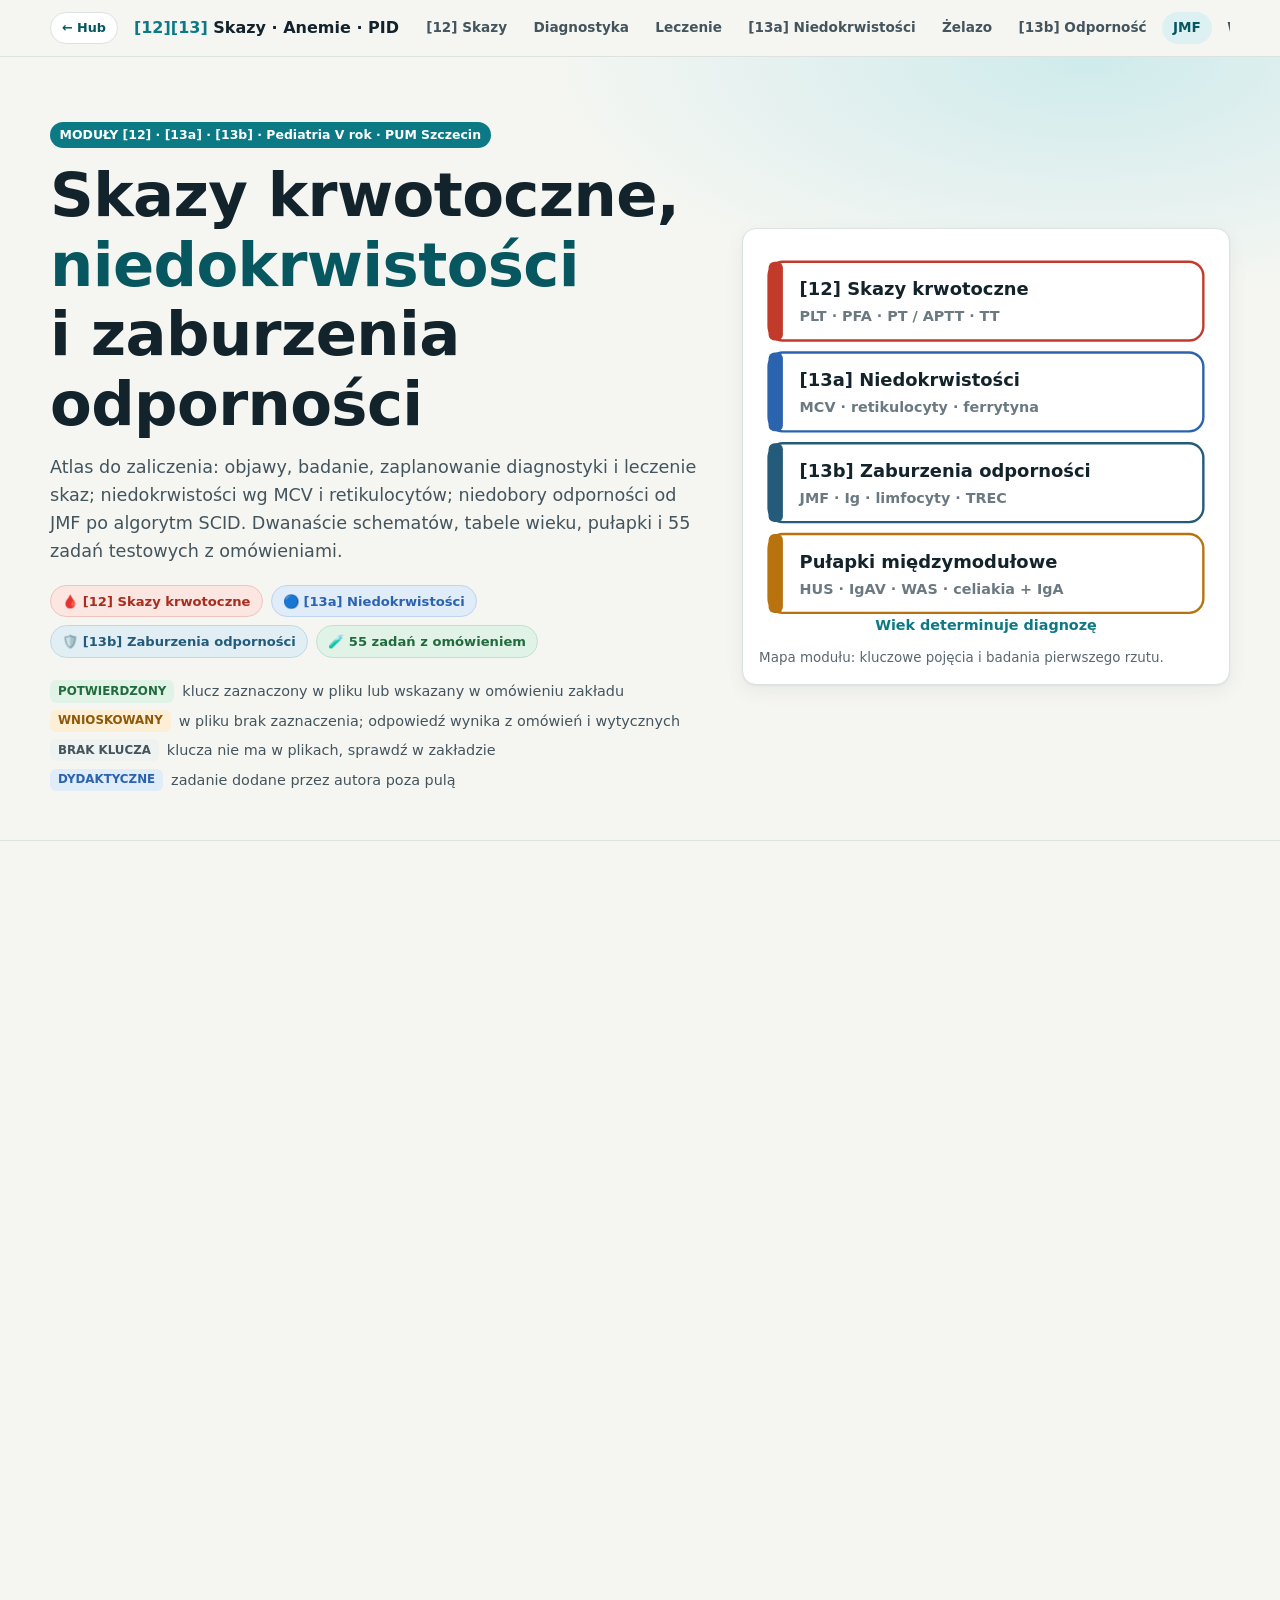
<file: atlasy/modul-12-13-skazy-niedokrwistosci-odpornosc/index.html>
<!DOCTYPE html>
<html lang="pl">
<head>
<script>
try{const t=localStorage.getItem('pediatria_hub_theme')||'auto';if(t==='dark'||(t==='auto'&&window.matchMedia('(prefers-color-scheme: dark)').matches))document.documentElement.dataset.theme='dark';}catch(e){}
window.addEventListener('storage',e=>{if(e.key==='pediatria_hub_theme'){const t=e.newValue||'auto';if(t==='dark'||(t==='auto'&&window.matchMedia('(prefers-color-scheme: dark)').matches))document.documentElement.dataset.theme='dark';else delete document.documentElement.dataset.theme;}});
window.addEventListener('message',e=>{if(e.data&&e.data.type==='SET_THEME'){if(e.data.theme==='dark')document.documentElement.dataset.theme='dark';else delete document.documentElement.dataset.theme;}});
</script>
<meta charset="utf-8">
<meta name="viewport" content="width=device-width,initial-scale=1,viewport-fit=cover">
<title>[12] [13a] [13b] Skazy krwotoczne, niedokrwistości, zaburzenia odporności u dzieci</title>
<link rel="preconnect" href="https://api.fontshare.com">
<link href="https://api.fontshare.com/v2/css?f[]=satoshi@400,500,700&f[]=cabinet-grotesk@700,800&display=swap" rel="stylesheet" crossorigin="anonymous" media="print" onload="this.media='all'"><noscript><link href="https://api.fontshare.com/v2/css?f[]=satoshi@400,500,700&f[]=cabinet-grotesk@700,800&display=swap" rel="stylesheet" crossorigin="anonymous"></noscript>
<link rel="stylesheet" href="../atlas-base.css">
<link rel="stylesheet" href="style.css">
<link rel="stylesheet" href="../atlas-mobile.css">
</head>
<body>
<nav class="nav" aria-label="Nawigacja"><div class="wrap">
  <a class="hub-back" href="../../index.html">← Hub</a>
  <div class="brand"><b>[12][13]</b> <span>Skazy · Anemie · PID</span></div>
  <ul>
    <li><a href="#s12">[12] Skazy</a></li>
    <li><a href="#diag">Diagnostyka</a></li>
    <li><a href="#leczenie">Leczenie</a></li>
    <li><a href="#s13a">[13a] Niedokrwistości</a></li>
    <li><a href="#zelazo">Żelazo</a></li>
    <li><a href="#s13b">[13b] Odporność</a></li>
    <li><a href="#jmf">JMF</a></li>
    <li><a href="#wiek">Wiek</a></li>
    <li><a href="#zadania">Zadania</a></li>
    <li><a href="#klucz">Pula vs wytyczne</a></li>
    <li><a href="#zrodla">Źródła</a></li>
  </ul>
</div></nav>

<header class="hero"><div class="wrap grid">
  <div>
    <span class="tag">MODUŁY [12] · [13a] · [13b] · Pediatria V rok · PUM Szczecin</span>
    <h1>Skazy krwotoczne, <span>niedokrwistości</span> i zaburzenia odporności</h1>
    <p class="sub">Atlas do zaliczenia: objawy, badanie, zaplanowanie diagnostyki i leczenie skaz; niedokrwistości wg MCV i retikulocytów; niedobory odporności od JMF po algorytm SCID. Dwanaście schematów, tabele wieku, pułapki i 55 zadań testowych z omówieniami.</p>
    <div class="chips">
      <span class="chip s">🩸 [12] Skazy krwotoczne</span>
      <span class="chip i">🔵 [13a] Niedokrwistości</span>
      <span class="chip f">🛡️ [13b] Zaburzenia odporności</span>
      <span class="chip e">🧪 55 zadań z omówieniem</span>
    </div>
    <div class="legend">
      <div><span class="kb src">POTWIERDZONY</span> klucz zaznaczony w pliku lub wskazany w omówieniu zakładu</div>
      <div><span class="kb inf">WNIOSKOWANY</span> w pliku brak zaznaczenia; odpowiedź wynika z omówień i wytycznych</div>
      <div><span class="kb unk">BRAK KLUCZA</span> klucza nie ma w plikach, sprawdź w zakładzie</div>
      <div><span class="kb did">DYDAKTYCZNE</span> zadanie dodane przez autora poza pulą</div>
    </div>
  </div>
  <figure class="fig" aria-label="Schemat: trzy moduły">
    <svg viewBox="0 0 380 330" id="heroSvg" role="img" aria-label="Trzy moduły: skazy krwotoczne, niedokrwistości, zaburzenia odporności"></svg>
    <figcaption>Mapa modułu: kluczowe pojęcia i badania pierwszego rzutu.</figcaption>
  </figure>
</div></header>

<main>
<!-- ============ [12] ============ -->
<section id="s12"><div class="wrap">
  <div class="eyebrow">Część A · [12] Skazy krwotoczne</div>
  <h2>Trzy rodzaje skaz i jak je odróżnić z łóżka chorego</h2>
  <p class="lead">Hemostaza pierwotna (naczynia + płytki) daje krwawienia powierzchowne, natychmiast po urazie. Hemostaza wtórna (osocze) daje krwawienia głębokie i opóźnione. Zanim zlecisz laboratorium, ustal, które z nich masz przed sobą.</p>
  <div class="grid3">
    <div class="card"><h3>🔴 Skaza naczyniowa</h3><p class="small">IgAV, sepsa meningokokowa, zespoły tkanki łącznej, szkorbut.</p><ul class="tight small"><li>Plamica wyczuwalna lub niezanikająca, PLT i krzepnięcie prawidłowe</li><li>Ból stawów i brzucha (IgAV)</li><li>Gorączka i zły stan = meningokok</li></ul></div>
    <div class="card"><h3>🟠 Skaza płytkowa</h3><p class="small">ITP, HUS/TTP, TAR, WAS, aplazja, białaczka; vWD (funkcja).</p><ul class="tight small"><li>Wybroczyny, sińce, krwawienia z nosa i dziąseł</li><li>Menorrhagia u nastolatki</li><li>Krwawienie od razu po urazie</li></ul></div>
    <div class="card"><h3>🟣 Skaza osoczowa</h3><p class="small">Hemofilia A/B, niedobory czynników, VKDB, choroby wątroby, DIC.</p><ul class="tight small"><li>Hemartrozy, krwiaki mięśni i głębokie</li><li>Krwawienie opóźnione godziny–dni</li><li>Nawrót w tym samym miejscu</li></ul></div>
  </div>

  <div class="grid2" style="margin-top:1.2rem">
    <div class="card"><h3>Wywiad: o co zapytać</h3>
      <ul class="chk">
        <li>Początek i wiek pierwszego krwawienia; krwawienie z kikuta pępowiny, po nakłuciu pięty, po szczepieniach i.m.</li>
        <li>Krwawienie po ekstrakcji zęba lub zabiegu; obfite miesiączki od menarche</li>
        <li>Wywiad rodzinny (sprzężony z X: wujowie, bracia matki); brak wywiadu nie wyklucza (mutacje de novo)</li>
        <li>Leki: kwas acetylosalicylowy, NLPZ, kwas walproinowy; witamina K po urodzeniu</li>
        <li>Zakażenie lub szczepienie 1–4 tygodnie przed (ITP); biegunka krwista (HUS)</li>
      </ul>
    </div>
    <div class="card"><h3>Badanie przedmiotowe</h3>
      <ul class="chk">
        <li>Stan ogólny, gorączka, perfuzja (czerwona flaga: meningokokemia)</li>
        <li>Skóra: wybroczyny nieblednące, sińce, rozmieszczenie (pośladki i kończyny dolne w IgAV)</li>
        <li>Błony śluzowe, dziąsła, nos; stawy (obrzęk, ocieplenie, ograniczenie ruchu), mięśnie</li>
        <li>Wątroba, śledziona, węzły chłonne (białaczka, hipersplenizm, HLH)</li>
        <li>Dysmorfie: kciuki i kość promieniowa (TAR, Fanconi); ciśnienie tętnicze i obrzęki (HUS, IgAV)</li>
      </ul>
    </div>
  </div>
  <div class="callout red" style="margin-top:1rem"><b class="k">Czerwone flagi</b>Wybroczyny z gorączką i pogorszeniem stanu; ból głowy po urazie w hemofilii; krwawienie z nosa niepoddające się uciskowi; krew w stolcu z małopłytkowością i skąpomoczem (HUS); krwawienie u noworodka bez profilaktyki witaminą K.</div>
</div></section>

<section id="diag"><div class="wrap">
  <div class="eyebrow">Część A · Zaplanowanie diagnostyki</div>
  <h2>Algorytm diagnostyczny skazy</h2>
  <p class="lead">Najpierw typ krwawienia, potem trzy badania: PLT, PFA-100 (lub czas krwawienia) i PT/APTT/TT/fibrynogen. Rozmaz krwi ręczny i morfologia z różnicowaniem są obowiązkowe.</p>
  <figure class="fig"><div class="svgw"><svg id="svgAlg" viewBox="0 0 900 600" width="900" role="img" aria-label="Algorytm diagnostyki skaz krwotocznych"></svg></div><figcaption>Schemat 1. Algorytm różnicowania skazy: typ krwawienia, liczba płytek, PFA, PT i APTT.</figcaption></figure>

  <h3 style="margin:1.6rem 0 .6rem">Profile laboratoryjne</h3>
  <div class="tw"><table class="lab" id="labTable"></table></div>
  <p class="small" style="margin-top:.5rem">Czerwone komórki = wydłużony lub nieprawidłowy, niebieskie = obniżony, szare = prawidłowy, żółte = zmienny. Skrót: PFA – analizator funkcji płytek (czas okluzji).</p>

  <h3 style="margin:1.6rem 0 .6rem">Kaskada krzepnięcia a testy</h3>
  <figure class="fig"><div class="svgw"><svg id="svgCasc" viewBox="0 0 800 560" width="800" role="img" aria-label="Kaskada krzepnięcia z zaznaczeniem PT, APTT i TT"></svg></div><figcaption>Schemat 2. Kaskada krzepnięcia: PT bada tor zewnątrzpochodny i wspólny, APTT wewnątrzpochodny i wspólny, TT końcowy etap fibrynogen → fibryna. Zależne od witaminy K: II, VII, IX, X.</figcaption></figure>
</div></section>

<section id="leczenie"><div class="wrap">
  <div class="eyebrow">Część A · Leczenie</div>
  <h2>ITP, hemofilie, vWD, IgAV, VKDB i HUS</h2>
  <h3 style="margin:1rem 0 .6rem">ITP: fazy i drabina leczenia</h3>
  <figure class="fig"><div class="svgw"><svg id="svgItp" viewBox="0 0 900 430" width="900" role="img" aria-label="Fazy ITP i drabina leczenia"></svg></div><figcaption>Schemat 3. Fazy ITP wg IWG oraz leczenie wg ASH 2019. Rozpoznanie przy PLT &lt;100 G/l po wykluczeniu innych przyczyn.</figcaption></figure>

  <h3 style="margin:1.8rem 0 .6rem">Hemofilia vs choroba von Willebranda</h3>
  <div class="tw"><table id="hemTable" class="sm"></table></div>
  <figure class="fig" style="margin-top:1rem"><div class="svgw"><svg id="svgHem" viewBox="0 0 900 330" width="900" role="img" aria-label="Plan leczenia hemofilii"></svg></div><figcaption>Schemat 4. Hemofilia A: profilaktyka i leczenie krwawień wg WFH 2020 (bez dawek, których brak w plikach).</figcaption></figure>

  <div class="dcards" style="margin-top:1.4rem">
    <details class="dc" data-c="i" open><summary><span class="em">🟣</span><span class="t">IgAV (plamica Schönleina-Henocha)<small>[12] + [1] + [4]</small></span></summary><div class="body">
      <div class="row"><b>Objawy</b>Wysypka (wyprostne części kończyn, pośladki), bóle stawów, kolki, krew w stolcu, nefropatia.</div>
      <div class="row"><b>Diagnostyka</b>PLT i krzepnięcie prawidłowe; mocz (krwinkomocz, białkomocz), ciśnienie; USG brzucha przy bólu (wgłobienie).</div>
      <div class="row"><b>Leczenie</b>Objawowe; GKS przy zajęciu przewodu pokarmowego i obrzękach (wg Kawalca/wykładu); nerki jak w KZN.</div>
      <div class="trap"><b>Pułapka:</b> „małopłytkowość nie występuje w IgAV” (gr. C). Wgłobienie u młodszych dzieci, nie &gt;10 r.ż.</div></div></details>
    <details class="dc" data-c="s"><summary><span class="em">💉</span><span class="t">VKDB (choroba krwotoczna noworodków)<small>[12] noworodek</small></span></summary><div class="body">
      <div class="row"><b>Klinika</b>Krwiste stolce i wymioty, krwawienia ze skóry i śródczaszkowe; PT i APTT wydłużone.</div>
      <div class="row"><b>Profilaktyka</b>Witamina K 1 mg i.m. w ciągu 6 h u donoszonych &gt;1500 g, 0,5 mg przy ≤1500 g; doustnie tylko przy przeciwwskazaniu do i.m. (podejrzenie hemofilii) lub odmowie.</div>
      <div class="trap"><b>Pułapka:</b> test Apta (krew matczyna) w krwawym wymiocie noworodka.</div></div></details>
    <details class="dc" data-c="f"><summary><span class="em">🩺</span><span class="t">HUS<small>[12] + [3] + [15] + [1]</small></span></summary><div class="body">
      <div class="row"><b>Triada</b>Hemoliza mikroangiopatyczna + małopłytkowość + ONN, typowo po biegunce STEC u dzieci &lt;5 r.ż.</div>
      <div class="row"><b>Diagnostyka</b>Rozmaz (schistocyty), LDH↑, haptoglobina↓, Coombs ujemny, kreatynina, STEC w kale.</div>
      <div class="row"><b>Leczenie</b>Wspomagające (płyny, ciśnienie, dializoterapia wg wskazań); antybiotyki i leki przeciwperystaltyczne zasadniczo niewskazane.</div></div></details>
    <details class="dc" data-c="e"><summary><span class="em">🧬</span><span class="t">Hemofilia i hemartroza<small>[12]</small></span></summary><div class="body">
      <div class="row"><b>Pierwszy rzut</b>Szybka substytucja czynnika, RICE, bez NLPZ i i.m.</div>
      <div class="row"><b>Czerwone flagi</b>Uraz głowy (czynnik natychmiast), krwiak szyi/języka, krwiak biodrowo-lędźwiowy, krwiomocz (bez antyfibrynolityków).</div>
      <div class="trap"><b>Pułapka:</b> krwiak po szczepieniu i.m. u niemowlęcia z ujemnym wywiadem – hemofilia de novo.</div></div></details>
  </div>
</div></section>

<!-- ============ [13a] ============ -->
<section id="s13a"><div class="wrap">
  <div class="eyebrow">Część B · [13a] Niedokrwistości u dzieci</div>
  <h2>Normy, algorytm i najczęstsze niedokrwistości</h2>
  <p class="lead">Normy zależą od wieku. Pierwsze pytanie: czy to niedokrwistość dla tego wieku (tabela PTP), drugie: MCV, trzecie: retikulocyty.</p>
  <div class="grid2">
    <div class="tw"><table class="sm" id="normTable"></table></div>
    <div class="stack">
      <div class="callout blue"><b class="k">Fizjologiczna niedokrwistość niemowląt</b>Po urodzeniu Hb gwałtownie spada (wygasa życie płodowej erytropoezy), minimum w 2.–3. miesiącu życia; u wcześniaków wcześniej i głębiej. Tabela PTP podaje dla 1–3 mies. Hb 9,5–14,5 g/dl. Nie wymaga leczenia, jeśli dziecko jest zdrowe.</div>
      <div class="callout amber"><b class="k">WHO 2024: progi rozpoznania niedokrwistości</b>Hb &lt;105 g/l w wieku 6–23 mies., &lt;110 g/l w 24–59 mies., &lt;115 g/l w wieku 5–11 lat. Progi WHO służą badaniom populacyjnym; w praktyce stosuj tabelę PTP.</div>
    </div>
  </div>
  <figure class="fig" style="margin-top:1.4rem"><div class="svgw"><svg id="svgAn" viewBox="0 0 940 620" width="940" role="img" aria-label="Algorytm niedokrwistości wg MCV i retikulocytów"></svg></div><figcaption>Schemat 5. Algorytm niedokrwistości wg MCV i retikulocytów.</figcaption></figure>
</div></section>

<section id="zelazo"><div class="wrap">
  <div class="eyebrow">Część B · Niedobór żelaza</div>
  <h2>Niedobór żelaza: rozpoznanie i leczenie w czasie</h2>
  <figure class="fig"><div class="svgw"><svg id="svgFe" viewBox="0 0 940 470" width="940" role="img" aria-label="Stadia niedoboru żelaza i oś czasu leczenia"></svg></div><figcaption>Schemat 6. Stadia niedoboru żelaza oraz oś czasu leczenia doustnego (PTP 2023).</figcaption></figure>
  <div class="grid2" style="margin-top:1rem">
    <div class="card"><h3>Wiek a przyczyny</h3><ul class="tight small"><li><b>Niemowlę:</b> zapasy (wcześniactwo, mała masa), mleko krowie przed 12. mies., dieta bez mięsa</li><li><b>Młodsze dziecko:</b> dieta, infekcje</li><li><b>Nastolatka:</b> obfite miesiączki, dieta, szybki wzrost</li><li><b>Każdy wiek:</b> celiakia, H. pylori, pasożyty, utrata krwi z przewodu pokarmowego</li></ul></div>
    <div class="card"><h4>Dożylne żelazo: kiedy?</h4><ul class="tight small"><li>Brak odpowiedzi na doustne po 2 preparatach w pełnych dawkach</li><li>Nietolerancja, brak współpracy, zaburzenia wchłaniania</li><li>Utrata krwi nieprzewyższająca możliwości wchłaniania (np. obfite miesiączki)</li><li>Przewlekła choroba nerek, IRIDA</li></ul><p class="small" style="margin-top:.4rem">Transfuzja w ciężkiej niedokrwistości: Hb &lt;7 g/dl i/lub zły stan ogólny; Hb &lt;5 g/dl lub zaburzenia hemodynamiczne (PTP).</p></div>
  </div>
</div></section>

<section id="hemoliza"><div class="wrap">
  <div class="eyebrow">Część B · Hemoliza i hipoplazje</div>
  <h2>Niedokrwistości hemolityczne i aplastyczne</h2>
  <figure class="fig"><div class="svgw"><svg id="svgHemol" viewBox="0 0 940 520" width="940" role="img" aria-label="Drzewo niedokrwistości hemolitycznych"></svg></div><figcaption>Schemat 7. Podział niedokrwistości hemolitycznych i badania rozstrzygające.</figcaption></figure>
  <h3 style="margin:1.6rem 0 .6rem">Porównanie: aplazja, Fanconi, Blackfan-Diamond, TAR</h3>
  <div class="tw"><table class="sm" id="hypoTable"></table></div>
  <div class="grid2" style="margin-top:1rem">
    <div class="callout green"><b class="k">Niedobór B12 vs folianów</b>MCV↑, hipersegmentacja, retikulocytopenia. B12 daje objawy neurologiczne (regres rozwoju, hipotonia, drżenie): nie leczyć samym kwasem foliowym.</div>
    <div class="callout amber"><b class="k">Hidden gem</b>Ferrytyna i RDW różnicują IDA od talasemii: w IDA RDW↑, w talasemii prawidłowe, ferrytyna prawidłowa i oporność na żelazo.</div>
  </div>
</div></section>

<!-- ============ [13b] ============ -->
<section id="s13b"><div class="wrap">
  <div class="eyebrow">Część C · [13b] Zaburzenia odporności u dzieci</div>
  <h2>Pierwotne niedobory odporności: podział i wiek ujawnienia</h2>
  <p class="lead">Obraz kliniczny wskazuje składową układu odpornościowego: bakterie otoczkowe (humoralne), wirusy, grzyby i Pneumocystis (komórkowe), ropnie i Staphylococcus/Aspergillus (fagocyty), Neisseria i choroby autoimmunologiczne (dopełniacz).</p>
  <div class="grid2">
    <figure class="fig"><div class="svgw narrow"><svg id="svgPie" viewBox="0 0 440 340" width="440" role="img" aria-label="Udział grup pierwotnych niedoborów odporności"></svg></div><figcaption>Schemat 8. Udział grup PID wg wykładu (wartości przybliżone, suma ok. 100%).</figcaption></figure>
    <div class="tw"><table class="sm" id="pidTable"></table></div>
  </div>
  <figure class="fig" style="margin-top:1.2rem"><div class="svgw"><svg id="svgAge" viewBox="0 0 940 360" width="940" role="img" aria-label="Wiek ujawnienia pierwotnych niedoborów odporności"></svg></div><figcaption>Schemat 9. Typowy wiek ujawnienia wybranych PID (do 6. mies. chroni dziecko matczyne IgG).</figcaption></figure>
</div></section>

<section id="jmf"><div class="wrap">
  <div class="eyebrow">Część C · Objawy ostrzegawcze</div>
  <h2>10 objawów ostrzegawczych PNO (Jeffrey Modell Foundation)</h2>
  <p class="lead">Dwa lub więcej objawów to wskazanie do konsultacji immunologicznej.</p>
  <div class="jmf" id="jmfGrid"></div>
  <div class="callout red" style="margin-top:1rem"><b class="k">Pułapka progowa</b>Pula pyta, co NIE jest objawem: „2 lub więcej zapaleń ucha środkowego w roku” – JMF wymaga ≥4 nowych zapaleń w roku. Częste infekcje górnych dróg oddechowych u przedszkolaka same w sobie nie są objawem alarmowym.</div>
</div></section>

<section id="scid"><div class="wrap">
  <div class="eyebrow">Część C · Stany nagłe w immunologii</div>
  <h2>SCID, przesiew noworodkowy i szczepienia żywe</h2>
  <figure class="fig"><div class="svgw"><svg id="svgScid" viewBox="0 0 940 520" width="940" role="img" aria-label="Algorytm postępowania w podejrzeniu SCID"></svg></div><figcaption>Schemat 10. Algorytm postępowania w podejrzeniu SCID.</figcaption></figure>
  <figure class="fig" style="margin-top:1.2rem"><div class="svgw"><svg id="svgPno" viewBox="0 0 940 480" width="940" role="img" aria-label="Przesiew noworodkowy SCID i szczepienia żywe"></svg></div><figcaption>Schemat 11. Przesiew noworodkowy w Polsce (pilotaż od 15.09.2025), BCG i szczepienia żywe.</figcaption></figure>
  <h3 style="margin:1.6rem 0 .6rem">Podstawowy panel przesiewowy (wg wykładu zakładu)</h3>
  <div class="grid3">
    <div class="card"><h4>Morfologia z rozmazem</h4><p class="small">Limfopenia &lt;1500/µl, granulocytopenia &lt;500/µl (wg wykładu), małe płytki (WAS).</p></div>
    <div class="card"><h4>Immunoglobuliny</h4><p class="small">Całkowite Ig &lt;400 mg/dl lub IgG &lt;200 mg/dl (slajd wykładu); IgA, IgM; przeciwciała poszczepienne.</p></div>
    <div class="card"><h4>Poziom 2</h4><p class="small">Fenotyp limfocytów (CD3/CD19/NK), dopełniacz (CH50, C3, C4), test oksydacyjny neutrofili (CGD), TREC, genetyka (22q11.2).</p></div>
  </div>
  <div class="callout amber" style="margin-top:1rem"><b class="k">Immunoglobuliny</b>Substytucja IgG w XLA i CVID (wg wykładu 0,4 g/kg co 3–4 tyg.). Niedobór IgA nie jest wskazaniem do immunoglobulin (anafilaksja przy przeciwciałach anty-IgA). W celiakii z niedoborem IgA serologia IgA jest fałszywie ujemna.</div>
</div></section>

<section id="wiek"><div class="wrap">
  <div class="eyebrow">Część D · Wiek</div>
  <h2>Co zmienia wiek w trzech modułach</h2>
  <div class="tw"><table class="sm agegrid" id="ageTable"></table></div>
</div></section>

<section id="cross"><div class="wrap">
  <div class="eyebrow">Część D · Połączenia międzymodułowe</div>
  <h2>Gdzie moduły się przecinają</h2>
  <div class="xchips" id="xchips"></div>
  <div class="grid3" style="margin-top:1.2rem">
    <div class="callout red"><b class="k">Red flags</b>Wybroczyny + gorączka + zły stan; uraz głowy w hemofilii; krwawy wymiot noworodka; limfopenia i kandydoza w 2. mies.; hipokalcemia z wadą serca u noworodka.</div>
    <div class="callout green"><b class="k">High-yield pearls</b>Wypryskowa małopłytkowość chłopca = WAS. Tetralogia Fallota + PCP = DiGeorge. Neutrofile stale &lt;200/µl, Ig i T prawidłowe = Kostmann. Wieżowata czaszka + hemoliza = sferocytoza.</div>
    <div class="callout amber"><b class="k">Hidden gems</b>Antyfibrynolityki są przeciwwskazane w krwiomoczu hemofilików. Emicizumab nie leczy ostrego krwawienia. BCG pozostaje w kalendarzu 2026 mimo pilotażu przesiewu SCID. Całkowite IgA przy serologii celiakii.</div>
  </div>
</div></section>

<!-- ============ ZADANIA ============ -->
<section id="zadania"><div class="wrap">
  <div class="eyebrow">Część E · Wyróżnione</div>
  <h2>Zadania testowe z puli i omówienia</h2>
  <p class="lead">55 zadań z pul zakładu (V rok 21/22, 22/23, 2023/24, S1–S7 2025/26, 2026/27, grupy A–F oraz bank LEK). Treść jest skrócona lub odtworzona; tam gdzie plik miał niepełne opcje, odznaczono to w nagłówku. Klucze wnioskowane i brakujące są oznaczone, bo w wielu plikach nie ma zaznaczonej odpowiedzi.</p>
  <div class="card" style="margin-bottom:1rem">
    <h3>Powtarzalność w pulach (wcześniejsza analiza, nie oficjalny blueprint)</h3>
    <div class="bars" id="bars"></div>
  </div>
  <div class="sticky-tools">
    <div class="qbar">
      <div class="tgl" role="group" aria-label="Tryb"><button id="mStudy" aria-pressed="false">Tryb nauki</button><button id="mPractice" aria-pressed="true">Tryb ćwiczeń</button></div>
      <input class="qsearch" id="qs" type="search" placeholder="Szukaj w zadaniach" aria-label="Szukaj w zadaniach">
    </div>
    <div class="filters" id="qFilters" style="margin-bottom:.2rem">
      <button aria-pressed="true" data-f="all">Wszystkie</button>
      <button aria-pressed="false" data-f="m12">[12]</button>
      <button aria-pressed="false" data-f="m13a">[13a]</button>
      <button aria-pressed="false" data-f="m13b">[13b]</button>
      <button aria-pressed="false" data-f="unc">Klucz niepewny</button>
      <button aria-pressed="false" data-f="neg">Wskaż fałsz</button>
      <button aria-pressed="false" data-f="gap">Pula vs wytyczne</button>
      <button aria-pressed="false" data-f="x">Międzymodułowe</button>
    </div>
  </div>
  <div class="keylg"><span class="g">zielony: poprawna odpowiedź (w tym [FAŁSZ] dla „wskaż fałsz/wyjątek”)</span><span class="a">bursztynowy, przerywany: klucz niepotwierdzony w plikach</span><span class="r">czerwony: błędna próba w trybie ćwiczeń</span></div>
  <div id="quiz"></div>
  <div class="score" id="score" role="status">Tryb nauki: klucze widoczne</div>
</div></section>

<section id="klucz"><div class="wrap">
  <div class="eyebrow">Część E</div>
  <h2>Pod zaliczenie kontra aktualnie klinicznie</h2>
  <p class="lead">Tam, gdzie klucz z puli rozjeżdża się ze współczesnymi wytycznymi lub w pliku brakuje rozstrzygnięcia, obie wersje są pokazane osobno. Lokalnych wymogów zakładu co do dawek w plikach nie ma, więc ich nie podaję.</p>
  <div class="tw"><table id="gapTable"></table></div>
</div></section>

<section id="pulapki"><div class="wrap">
  <div class="eyebrow">Część E</div>
  <h2>Pułapki w pytaniach</h2>
  <div class="grid2">
    <div class="card"><h3>Słowa-sygnały</h3><ul class="tight small"><li>„zawsze”, „wyłącznie”, „każde” w zdaniu o chorobie: zwykle fałsz</li><li>„nie jest wskazaniem”, „z wyjątkiem”, „wskaż fałsz”: odwróć kierunek zdania</li><li>Progi liczbowe (JMF ≥4, nie ≥2)</li></ul></div>
    <div class="card"><h4>Typowe pary mylone</h4><ul class="tight small"><li>PT↑ vs APTT↑: tor zewnątrz- vs wewnątrzpochodny</li><li>Fanconi (pancytopenia, szkolny) vs Blackfan-Diamond (niemowlę, tylko czerwone)</li><li>Bruton (po 6. mies.) vs SCID (od niemowlęctwa) vs CVID (późno)</li><li>Hipersegmentacja: B12/foliany, nie żelazo</li></ul></div>
  </div>
</div></section>
</main>

<footer id="zrodla"><div class="wrap">
  <h2>Źródła</h2>
  <p class="small" style="margin-bottom:.8rem">Hierarchia: pliki Projektu (pule, wykłady, omówienia), potem wytyczne. Po stronie plików: pule zakładu 2014–2027 (V rok, S1–S7, grupy A–F), wykłady „1. Skazy”, „14. Niedokrwistość” i „21. Zaburzenia odporności”, bank LEK (około 391 pytań ze znacznikami). Pliki skanowane (S5 2025/26, slajdy immunologii) odczytano OCR-em bez polskich znaków; część plików (S6, pula 3. roku) nie była czytana.</p>
  <ul id="srcList"></ul>
</div></footer>
<script src="tasks.js"></script>
<script src="../atlas-hub-sync.js"></script>
<script src="app.js"></script>
</body>
</html>
</file>
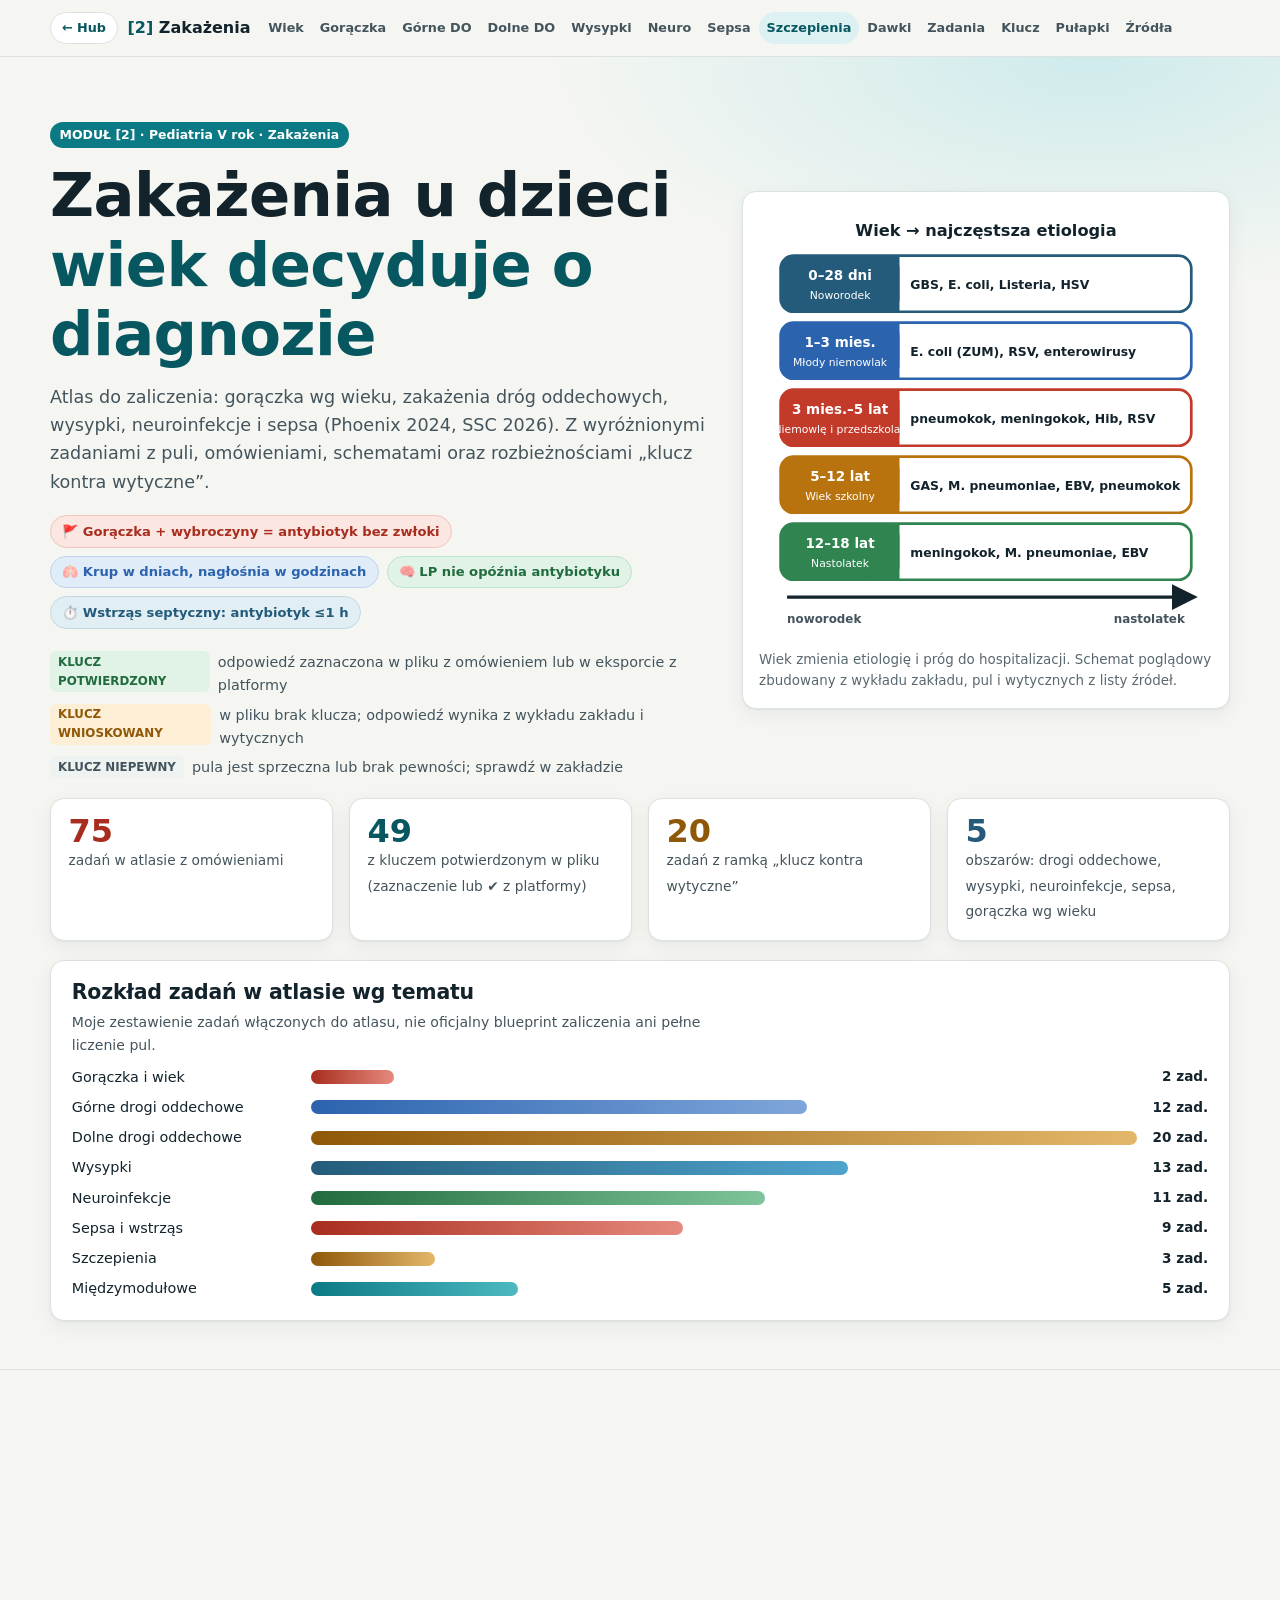
<file: atlasy/modul-2-zakazenia/index.html>
<!DOCTYPE html>
<html lang="pl">
<head>
<script>
try{const t=localStorage.getItem('pediatria_hub_theme')||'auto';if(t==='dark'||(t==='auto'&&window.matchMedia('(prefers-color-scheme: dark)').matches))document.documentElement.dataset.theme='dark';}catch(e){}
window.addEventListener('storage',e=>{if(e.key==='pediatria_hub_theme'){const t=e.newValue||'auto';if(t==='dark'||(t==='auto'&&window.matchMedia('(prefers-color-scheme: dark)').matches))document.documentElement.dataset.theme='dark';else delete document.documentElement.dataset.theme;}});
window.addEventListener('message',e=>{if(e.data&&e.data.type==='SET_THEME'){if(e.data.theme==='dark')document.documentElement.dataset.theme='dark';else delete document.documentElement.dataset.theme;}});
</script>
<meta charset="utf-8">
<meta name="viewport" content="width=device-width,initial-scale=1,viewport-fit=cover">
<title>[2] Zakażenia u dzieci – atlas do zaliczenia z pediatrii</title>
<link rel="preconnect" href="https://api.fontshare.com">
<link href="https://api.fontshare.com/v2/css?f[]=satoshi@400,500,700&f[]=cabinet-grotesk@700,800&display=swap" rel="stylesheet" crossorigin="anonymous" media="print" onload="this.media='all'"><noscript><link href="https://api.fontshare.com/v2/css?f[]=satoshi@400,500,700&f[]=cabinet-grotesk@700,800&display=swap" rel="stylesheet" crossorigin="anonymous"></noscript>
<link rel="stylesheet" href="../atlas-base.css">
<link rel="stylesheet" href="style.css">
<link rel="stylesheet" href="../atlas-mobile.css">
</head>
<body>
<nav class="nav" aria-label="Nawigacja"><div class="wrap">
  <a class="hub-back" href="../../index.html">← Hub</a>
  <div class="brand"><b>[2]</b> <span>Zakażenia</span></div>
  <ul id="navlist">
    <li><a href="#wiek">Wiek</a></li>
    <li><a href="#goraczka">Gorączka</a></li>
    <li><a href="#gora">Górne DO</a></li>
    <li><a href="#dolne">Dolne DO</a></li>
    <li><a href="#wysypki">Wysypki</a></li>
    <li><a href="#neuro">Neuro</a></li>
    <li><a href="#sepsa">Sepsa</a></li>
    <li><a href="#szczepienia">Szczepienia</a></li>
    <li><a href="#dawki">Dawki</a></li>
    <li><a href="#zadania">Zadania</a></li>
    <li><a href="#klucz">Klucz</a></li>
    <li><a href="#pulapki">Pułapki</a></li>
    <li><a href="#zrodla">Źródła</a></li>
  </ul>
</div></nav>

<header class="hero"><div class="wrap grid">
  <div>
    <span class="tag">MODUŁ [2] · Pediatria V rok · Zakażenia</span>
    <h1>Zakażenia u dzieci<br><span>wiek decyduje o diagnozie</span></h1>
    <p class="sub">Atlas do zaliczenia: gorączka wg wieku, zakażenia dróg oddechowych, wysypki, neuroinfekcje i sepsa (Phoenix 2024, SSC 2026). Z wyróżnionymi zadaniami z puli, omówieniami, schematami oraz rozbieżnościami „klucz kontra wytyczne”.</p>
    <div class="chips">
      <span class="chip s">🚩 Gorączka + wybroczyny = antybiotyk bez zwłoki</span>
      <span class="chip i">🫁 Krup w dniach, nagłośnia w godzinach</span>
      <span class="chip e">🧠 LP nie opóźnia antybiotyku</span>
      <span class="chip f">⏱️ Wstrząs septyczny: antybiotyk ≤1 h</span>
    </div>
    <div class="legend">
      <div><span class="kb src">KLUCZ POTWIERDZONY</span> odpowiedź zaznaczona w pliku z omówieniem lub w eksporcie z platformy</div>
      <div><span class="kb inf">KLUCZ WNIOSKOWANY</span> w pliku brak klucza; odpowiedź wynika z wykładu zakładu i wytycznych</div>
      <div><span class="kb unk">KLUCZ NIEPEWNY</span> pula jest sprzeczna lub brak pewności; sprawdź w zakładzie</div>
    </div>
  </div>
  <figure class="fig" aria-label="Schemat: etiologia wg wieku">
    <svg viewBox="0 0 420 400" role="img" aria-label="Drabina wiekowa: noworodek, niemowlę, przedszkolak, wiek szkolny i nastolatek z najczęstszymi patogenami">
      <defs><marker id="ar2" markerWidth="8" markerHeight="8" refX="4" refY="4" orient="auto"><path d="M0 0 L8 4 L0 8z" fill="#13232C"/></marker></defs>
      <text x="210" y="26" text-anchor="middle" font-size="15" font-weight="800" fill="#13232C" font-family="Cabinet Grotesk">Wiek → najczęstsza etiologia</text>
      <g id="heroAge"></g>
      <path d="M26 360 H394" stroke="#13232C" stroke-width="3" marker-end="url(#ar2)"/>
      <text x="26" y="384" font-size="11" fill="#44545D" font-weight="700">noworodek</text>
      <text x="394" y="384" text-anchor="end" font-size="11" fill="#44545D" font-weight="700">nastolatek</text>
    </svg>
    <figcaption>Wiek zmienia etiologię i próg do hospitalizacji. Schemat poglądowy zbudowany z wykładu zakładu, pul i wytycznych z listy źródeł.</figcaption>
  </figure>
</div>
<div class="wrap">
  <div class="kpis">
    <div class="kpi r"><b id="kQ">–</b><span>zadań w atlasie z omówieniami</span></div>
    <div class="kpi"><b id="kSrc">–</b><span>z kluczem potwierdzonym w pliku (zaznaczenie lub ✔ z platformy)</span></div>
    <div class="kpi a"><b id="kGap">–</b><span>zadań z ramką „klucz kontra wytyczne”</span></div>
    <div class="kpi v"><b>5</b><span>obszarów: drogi oddechowe, wysypki, neuroinfekcje, sepsa, gorączka wg wieku</span></div>
  </div>
  <div class="card">
    <h2>Rozkład zadań w atlasie wg tematu</h2>
    <p class="small" style="margin-bottom:.6rem">Moje zestawienie zadań włączonych do atlasu, nie oficjalny blueprint zaliczenia ani pełne liczenie pul.</p>
    <div class="bars" id="barsFreq"></div>
  </div>
</div></header>

<main>
<!-- ============ WIEK ============ -->
<section id="wiek"><div class="wrap">
  <div class="eyebrow">Część A · Mapa zakażeń</div>
  <h2>Co zakaża w którym wieku</h2>
  <p class="lead">Ten sam objaw ma inną przyczynę u noworodka, przedszkolaka i nastolatka. Każdą kartę czytaj jako podpowiedź, nie jako zamkniętą listę.</p>
  <div class="agegrid" id="ageGrid"></div>
  <div class="callout amber" style="margin-top:1rem"><b class="k">Tag modułu</b>Moduł [2] łączy się z [14] (gorączka bez ogniska = mocz), [5] (PAT, wstrząs, krup, nagłośnia), [3] (biegunki infekcyjne), [4] (powikłania pozapaciorkowcowe), [12] (plamica) i [13b] (nawracające infekcje).</div>
</div></section>

<!-- ============ GORĄCZKA ============ -->
<section id="goraczka"><div class="wrap">
  <div class="eyebrow">Część B · Gorączka wg wieku</div>
  <h2>Niemowlę z gorączką: kto potrzebuje pełnej oceny</h2>
  <p class="lead">Poniżej wg AAP 2021 dla donoszonych, dobrze wyglądających niemowląt 8–60 dni z gorączką ≥38,0°C. W plikach Projektu nie znalazłem lokalnego wymogu zakładu dla tej grupy wieku, więc to wiedza kliniczna, a nie klucz do zaliczenia.</p>
  <div class="grid2">
    <figure class="fig wide scroll"><svg class="min" viewBox="0 0 700 280" id="febSvg" role="img" aria-label="Oś wieku niemowlęcia z gorączką: 8–21 dni, 22–28 dni, 29–60 dni"></svg><figcaption>Algorytm wiekowy AAP 2021. Progi markerów: procalcytonina &gt;0,5 ng/ml, ANC &gt;4000/µl, CRP &gt;20 mg/l.</figcaption></figure>
    <div class="stack">
      <div class="callout red"><b class="k">🚩 Red flags niezależne od wieku</b><ul class="tight"><li>Zły wygląd, apatia, nieukojony płacz</li><li>Wydłużony CRT, marmurkowatość, tachykardia</li><li>Wybroczyny niezanikające przy ucisku</li><li>Bezdech, sinica, drgawki</li><li>Wypukłe ciemiączko</li></ul></div>
      <div class="callout blue"><b class="k">Gorączka bez ogniska [14]</b>Niemowlę i małe dziecko z gorączką bez ogniska: mocz pobrany wiarygodnie (cewnik lub nakłucie nadłonowe) przed antybiotykiem. W puli: leukocyturia + CRP u 2-latki = ZUM.</div>
      <div class="callout green"><b class="k">💎 Pearl</b>Dobry wygląd nie wyklucza inwazyjnego zakażenia bakteryjnego poniżej 21 dni. Im młodsze dziecko, tym niższy próg do pełnej oceny.</div>
    </div>
  </div>
</div></section>

<!-- ============ GÓRNE DO ============ -->
<section id="gora"><div class="wrap">
  <div class="eyebrow">Część C · Zakażenia górnych dróg oddechowych</div>
  <h2>Przeziębienie, angina, ucho</h2>
  <p class="lead">Wg wykładu zakładu 80–90% zakażeń górnych dróg oddechowych jest wirusowych. Zadanie lekarza: nie przeoczyć anginy GAS ani powikłań, a jednocześnie nie leczyć wirusa antybiotykiem.</p>
  <div class="grid2">
    <div class="card"><h3>Kalkulator McIsaaca (selekcja do testu, nie do antybiotyku)</h3>
      <p class="small">Kryteria Centora z modyfikacją wiekową. Wynik nie zastępuje wymazu ani strep-testu: wg puli antybiotyk po potwierdzeniu GAS.</p>
      <div class="mcis" id="mcis" style="margin-top:.6rem"></div>
      <div class="mcres" id="mcres" style="margin-top:.8rem"></div>
    </div>
    <div class="stack">
      <div class="card"><h3>Angina GAS: leczenie wg NPOA 2016</h3>
        <ul class="tight small"><li>Fenoksymetylpenicylina 100 000–200 000 j.m./kg/dobę w 2 dawkach przez 10 dni (&lt;40 kg); &gt;40 kg 2–3 mln j.m./dobę.</li><li>Brak współpracy: benzylpenicylina benzatynowa i.m. (600 000 j.m. dla &lt;40 kg).</li><li>Nawrót u nosiciela: cefadroksyl 30 mg/kg raz na dobę 10 dni.</li><li>Makrolidy tylko przy nadwrażliwości na beta-laktamy.</li></ul>
      </div>
      <div class="callout red"><b class="k">Cel 10 dni</b>Krótsza penicylinoterapia = gorsza eradykacja. Powikłania: wczesne ropne (ropień okołomigdałkowy, zapalenie ucha) i późne immunologiczne (gorączka reumatyczna, OKZN) [4].</div>
    </div>
  </div>
  <div class="grid2" style="margin-top:1rem">
    <div class="card"><h3>OZUŚ: schemat decyzji</h3><div class="flow" id="ozusFlow" style="margin-top:.7rem"></div></div>
    <div class="stack">
      <div class="callout amber"><b class="k">Mononukleoza (EBV)</b>Angina z wysiękiem, powiększone węzły, hepatosplenomegalia; po amoksycylinie lub ampicylinie wysypka plamisto-grudkowa. Jednostronnie powiększony migdałek bez gorączki = różnicuj z chłoniakiem [11].</div>
      <div class="callout blue"><b class="k">Antybiotyk przy wirusie</b>Katar, kaszel, chrypka i afonia przemawiają za wirusem. Antybiotyk nie skraca przebiegu, a zwiększa oporność i działania niepożądane.</div>
    </div>
  </div>
</div></section>

<!-- ============ DOLNE DO ============ -->
<section id="dolne"><div class="wrap">
  <div class="eyebrow">Część D · Zakażenia dolnych dróg oddechowych</div>
  <h2>Krup, nagłośnia, oskrzeliki, zapalenie płuc, krztusiec</h2>
  <p class="lead">Pierwsze pytanie: czy duszność jest wdechowa (górne drogi) czy wydechowa (dolne)? Drugie: ile godzin lub dni trwa? Trzecie: ile ma dziecko lat?</p>
  <div class="tw"><table id="respTable" class="rtable"></table></div>
  <div class="grid2" style="margin-top:1rem">
    <div class="card"><h3>Krup: algorytm</h3><div class="flow" id="croupFlow" style="margin-top:.7rem"></div></div>
    <div class="card"><h3>Zapalenie oskrzelików: kiedy hospitalizować (NICE NG9)</h3><div class="flow" id="bronchFlow" style="margin-top:.7rem"></div></div>
  </div>
  <div class="grid2" style="margin-top:1rem">
    <div class="card"><h3>Zapalenie płuc: etiologia i leczenie wg wieku</h3><div class="tw"><table id="pnTable" class="rtable"></table></div></div>
    <div class="stack">
      <figure class="fig"><svg viewBox="0 0 440 190" id="pertSvg" role="img" aria-label="Trzy fazy krztuśca"></svg><figcaption>Fazy krztuśca. Makrolid najskuteczniej w fazie nieżytowej; później skraca tylko zakaźność (Moodle #96).</figcaption></figure>
      <div class="callout red"><b class="k">🚩 Hospitalizacja przy zapaleniu płuc</b>Sinica, stękanie, retrakcje, odmowa picia, zaburzenia świadomości, SpO₂ poniżej progu. Powrót włośniczkowy &lt;2 s jest prawidłowy.</div>
    </div>
  </div>
</div></section>

<!-- ============ WYSYPKI ============ -->
<section id="wysypki"><div class="wrap">
  <div class="eyebrow">Część E · Choroby z wysypką</div>
  <h2>Wysypki: od czego zacząć</h2>
  <p class="lead">Najpierw odpowiedz: czy wysypka zanika przy ucisku? Czy dziecko źle wygląda? Potem dopiero wiek, prodrom i charakter wykwitu.</p>
  <div class="grid2">
    <div class="card"><h3>Schemat decyzji</h3><div class="flow" id="rashFlow" style="margin-top:.7rem"></div></div>
    <figure class="fig wide scroll"><svg class="min" viewBox="0 0 700 340" id="rashSvg" role="img" aria-label="Oś czasu gorączki i wysypki w odrze, różyczce, rumieniu nagłym, płonicy i rumieniu zakaźnym"></svg><figcaption>Schemat poglądowy (orientacyjne dni choroby): czerwony pasek = gorączka, fiolet = wysypka. Odra: wysypka w szczycie gorączki; rumień nagły: po jej ustąpieniu.</figcaption></figure>
  </div>
  <div class="dcards" id="rashCards" style="margin-top:1.2rem"></div>
  <div class="grid3" style="margin-top:1.2rem">
    <div class="callout red"><b class="k">🚩 Wysypki groźne</b><ul class="tight"><li>Wybroczyny niezanikające + gorączka</li><li>Gorączka ≥5 dni + spękane wargi, dłonie i stopy</li><li>Nasilający się ból, pęcherze na skórze i błonach</li></ul></div>
    <div class="callout green"><b class="k">💎 High-yield</b><ul class="tight"><li>Koplik = odra</li><li>Pastia + Fiłatow = płonica</li><li>Trzy dni gorączki, potem wysypka = rumień nagły</li><li>Amoksycylina + wysypka = EBV</li></ul></div>
    <div class="callout amber"><b class="k">⚠️ Pułapki</b><ul class="tight"><li>Odra: izolacja do 4 dni po wysypce</li><li>Kawasaki: nie czekaj na 5. dzień przy pełnym obrazie</li><li>HSP [12]: plamica pośladków i kończyn dolnych, dobry wygląd</li></ul></div>
  </div>
</div></section>

<!-- ============ NEURO ============ -->
<section id="neuro"><div class="wrap">
  <div class="eyebrow">Część F · Neuroinfekcje</div>
  <h2>Zapalenie opon mózgowo-rdzeniowych i mózgu</h2>
  <p class="lead">Wirusowe zapalenie opon jest częste i łagodne. Bakteryjne jest rzadsze i zagraża życiu. Nigdy nie czekamy z antybiotykiem na punkcję, jeśli dziecko jest niestabilne.</p>
  <div class="grid2">
    <figure class="fig"><svg viewBox="0 0 460 330" id="csfSvg" role="img" aria-label="Porównanie płynu mózgowo-rdzeniowego: prawidłowy, wirusowy, bakteryjny"></svg><figcaption>Profil PMR (Moodle #140): wirusowe 10–500 komórek, limfocyty, płyn przejrzysty lub opalizujący; bakteryjne 100–10 000, granulocyty, mętny.</figcaption></figure>
    <div class="card"><h3>Postępowanie przy podejrzeniu bakteryjnego ZOMR</h3><div class="flow" id="menFlow" style="margin-top:.7rem"></div></div>
  </div>
  <div class="grid3" style="margin-top:1rem">
    <div class="tcard r"><h3>🍼 Noworodek</h3><p class="small"><b>Czynniki:</b> GBS, bakterie Gram-ujemne (E. coli), Listeria.<br><b>Objawy:</b> niespecyficzne: bezdechy, zaburzenia temperatury, apatia, drgawki, wypukłe ciemiączko.<br><b>Leczenie wg wykładu:</b> ampicylina + aminoglikozyd lub cefotaksym.</p></div>
    <div class="tcard b"><h3>👶 Niemowlę i dziecko</h3><p class="small"><b>Czynniki:</b> S. pneumoniae, N. meningitidis, Hib u niezaszczepionych; wirusowe: głównie enterowirusy.<br><b>Objawy:</b> gorączka, ból głowy, wymioty, sztywność karku, światłowstręt, Kernig, Brudziński.<br><b>Leczenie:</b> cefalosporyna III gen. (± wankomycyna wg lokalnych zasad).</p></div>
    <div class="tcard a"><h3>🧒 Nastolatek</h3><p class="small"><b>Czynniki:</b> N. meningitidis (drugi szczyt zapadalności u nastolatków), S. pneumoniae.<br><b>Objawy:</b> klasyczne objawy oponowe, szybkie pogorszenie, wybroczyny.<br><b>Profilaktyka:</b> kontaktom domowym rifampicyna, ceftriakson lub cyprofloksacyna (pula).</p></div>
  </div>
  <div class="grid3" style="margin-top:1rem">
    <div class="callout red"><b class="k">🚩 Red flags</b><ul class="tight"><li>Gorączka + ból głowy + sztywność karku + zaburzenia świadomości</li><li>Wybroczyny + zła perfuzja</li><li>Triada Cushinga: LP przeciwwskazana</li></ul></div>
    <div class="callout green"><b class="k">💎 Pearls</b><ul class="tight"><li>Babiński nie jest objawem oponowym</li><li>Drgawki gorączkowe złożone: ogniskowe, &gt;15 min lub nawrót w dobie</li><li>Enterowirusy: najczęstsza przyczyna wirusowego ZOMR</li></ul></div>
    <div class="callout amber"><b class="k">⚠️ Pułapki</b><ul class="tight"><li>„Ponad 90% bakteryjnych” to fałsz</li><li>Listeria nie dominuje po okresie niemowlęcym</li><li>Ceftriakson u noworodka (wapń, wcześniak) nie jest standardem</li></ul></div>
  </div>
</div></section>

<!-- ============ SEPSA ============ -->
<section id="sepsa"><div class="wrap">
  <div class="eyebrow">Część G · Sepsa i zakażenia inwazyjne</div>
  <h2>Sepsa: definicja, płyny, czas do antybiotyku</h2>
  <p class="lead">Pula nadal używa SIRS, aktualne definicje opierają się na zaburzeniu funkcji narządów (Phoenix 2024). W obu wariantach ten sam bohater: dziecko z gorączką i zaburzoną perfuzją.</p>
  <div class="grid2">
    <figure class="fig wide scroll"><svg class="min" viewBox="0 0 700 260" id="sepSvg" role="img" aria-label="Oś czasu sepsy: rozpoznanie, bolusy płynów, antybiotyk w 1 godzinie dla wstrząsu i w 3 godziny bez wstrząsu"></svg><figcaption>SSC 2026 (dzieci): wstrząs septyczny = antybiotyk jak najszybciej, najlepiej ≤1 h; sepsa bez wstrząsu = szybka ocena i antybiotyk, najlepiej ≤3 h.</figcaption></figure>
    <div class="tw"><table id="sirsTable" class="rtable"></table></div>
  </div>
  <div class="grid2" style="margin-top:1rem">
    <div class="card"><h3>Postępowanie we wstrząsie septycznym</h3><div class="steps" id="sepSteps" style="margin-top:.6rem"></div></div>
    <div class="stack">
      <div class="callout blue"><b class="k">Kalkulator Phoenix</b>Pełny kalkulator Phoenix Sepsis Score (z progami MAP wg wieku) jest w module [5]. <a class="xlink" href="../modul-5-stany-nagle/index.html#wstrzas">Otwórz kalkulator w module [5] →</a></div>
      <div class="callout red"><b class="k">🚩 Meningokoki</b>Gorączka + wybroczyny + zła perfuzja: antybiotyk natychmiast (NICE: ceftriakson lub benzylpenicylina, także poza szpitalem, gdy transport jest opóźniony). Nie czekaj na PMR.</div>
      <div class="callout amber"><b class="k">⚠️ Pułapka wgłobienia</b>Szaro-blade niemowlę z napadowym bólem i wymiotami po infekcji to wgłobienie [1], nie sepsa.</div>
    </div>
  </div>
</div></section>

<!-- ============ SZCZEPIENIA ============ -->
<section id="szczepienia"><div class="wrap">
  <div class="eyebrow">Część H · Profilaktyka</div>
  <h2>Szczepienia a choroby zakaźne</h2>
  <p class="lead">Wiele zagadnień tego modułu to choroby, które znikają dzięki szczepieniom. Pamiętaj o wersji kalendarza: PSO 2026 jest nowsze niż część kluczy w puli.</p>
  <div class="tw"><table id="vacTable" class="rtable"></table></div>
  <div class="callout amber" style="margin-top:1rem"><b class="k">Klucz kontra PSO 2026</b>Moodle #224 uznaje za obowiązkowe pneumokoki, a PSO 2026 obejmuje także rotawirusy. Ospa wietrzna jest obowiązkowa tylko w grupach ryzyka, meningokoki nie są obowiązkowe. Daty i schematy: <a href="https://pacjent.gov.pl/kalendarz-szczepien-dzieci-i-mlodziezy-na-2026-rok" target="_blank" rel="noopener">Pacjent.gov.pl</a>.</div>
</div></section>

<!-- ============ DAWKI ============ -->
<section id="dawki"><div class="wrap">
  <div class="eyebrow">Część I · Dawki z potwierdzonych źródeł</div>
  <h2>Kalkulator dawek</h2>
  <p class="lead">Tylko dawki, które mają źródło w wykładzie zakładu, NPOA 2016, NICE lub SSC. Dawek leków przeciwgorączkowych nie umieszczam, bo nie mam ich potwierdzonych w plikach Projektu.</p>
  <div class="card calc">
    <div class="in"><label>Masa ciała (kg): <output id="wOut">20</output><input type="range" id="wt" min="3" max="80" value="20"></label>
      <label>lub wpisz<input type="number" id="wtNum" min="3" max="80" value="20"></label></div>
    <div class="tw"><table id="doseTable"></table></div>
  </div>
</div></section>

<!-- ============ ZADANIA ============ -->
<section id="zadania"><div class="wrap">
  <div class="eyebrow">Część J · Wyróżnione</div>
  <h2>Zadania testowe z puli i omówienia</h2>
  <p class="lead">Zadania pochodzą z plików zakładu (grupy A17, C, D 2014, F 2015 i 2020, S1–S7, pule 5 roku, eksport z platformy). Część zadań jest autorska lub ma uzupełnione opcje (oznaczone). Wybierz odpowiedź, aby sprawdzić; omówienie rozwija się po wyborze.</p>
  <div class="card" style="margin-bottom:1.2rem">
    <h3>Zestaw zadań według tematu</h3>
    <div class="bars" id="barsPool" style="margin-top:.6rem"></div>
  </div>
  <div class="qtools">
    <div class="filters" id="qFilters" style="margin:0"></div>
    <span class="sp"></span>
    <button class="btn" id="rand10">🎲 Losuj 10</button>
    <button class="btn o" id="resetQ">Resetuj</button>
  </div>
  <div id="quiz"></div>
  <div class="score" id="score" role="status">Wynik: 0 / 0</div>
</div></section>

<section id="klucz"><div class="wrap">
  <div class="eyebrow">Część K</div>
  <h2>Pod zaliczenie kontra aktualnie klinicznie</h2>
  <div class="tw"><table id="gapTable"></table></div>
</div></section>

<section id="pulapki"><div class="wrap">
  <div class="eyebrow">Część L</div>
  <h2>Połączenia międzymodułowe, flagi i perełki</h2>
  <div class="grid2">
    <figure class="fig wide scroll"><svg class="min" viewBox="0 0 680 500" id="crossSvg" role="img" aria-label="Mapa połączeń modułu 2 z pozostałymi modułami"></svg><figcaption>Moduł [2] i tematy, w których zakażenie łączy się z innymi modułami.</figcaption></figure>
    <div class="stack" id="traps"></div>
  </div>
  <div class="grid3" style="margin-top:1.4rem">
    <div class="callout red"><b class="k">🚩 Red flags</b><ul class="tight"><li>Wybroczyny + gorączka + zła perfuzja</li><li>Ślinotok, nie pije, toksyczny wygląd</li><li>Gorączka u niemowlęcia &lt;21 dni</li><li>Triada Cushinga przy zakażeniu OUN</li><li>CRT &gt;2 s, hipotensja</li></ul></div>
    <div class="callout green"><b class="k">💎 High-yield</b><ul class="tight"><li>Penicylina V 10 dni w GAS</li><li>Krup: deksametazon p.o.</li><li>Oskrzeliki: leczenie wspomagające</li><li>Koplik, Pastia, Fiłatow</li><li>Kawasaki: IVIG + kwas acetylosalicylowy</li></ul></div>
    <div class="callout amber"><b class="k">⚠️ Pułapki</b><ul class="tight"><li>SIRS w puli vs Phoenix</li><li>OZUŚ: 18 m.ż. vs wyczekiwanie</li><li>Przestarzały klucz szczepień obowiązkowych</li><li>LP przed antybiotykiem</li><li>Płonica: jednostki j.m., nie mg</li></ul></div>
  </div>
</div></section>
</main>

<footer id="zrodla"><div class="wrap">
  <div class="eyebrow">Źródła</div>
  <h2>Źródła i uwagi</h2>
  <ul class="tight" id="srcList"></ul>
  <p class="small" style="margin-top:1rem">Pod zaliczenie obowiązuje klucz puli i wykładu zakładu. Tam, gdzie klucz jest przestarzały, podano drugą kolumnę „aktualnie klinicznie”. Klucze oznaczone jako potwierdzone pochodzą z zaznaczeń w plikach zakładu lub z eksportu platformy; „wnioskowane” oznacza, że w pliku brak zaznaczenia. Opisy wysypek, krztuśca i kryteriów Kawasaki to wiedza podręcznikowa (Lissauer, Kawalec), nie wynik wyszukiwania. Nie znalazłem w plikach Projektu lokalnych wymogów zakładu dla gorączki niemowląt ani dla dawkowania przeciwgorączkowego. Weryfikuj lokalne protokoły przed zastosowaniem klinicznym.</p>
</div></footer>
<script src="data.js"></script>
<script src="../atlas-hub-sync.js"></script>
<script src="app.js"></script>
</body>
</html>
</file>
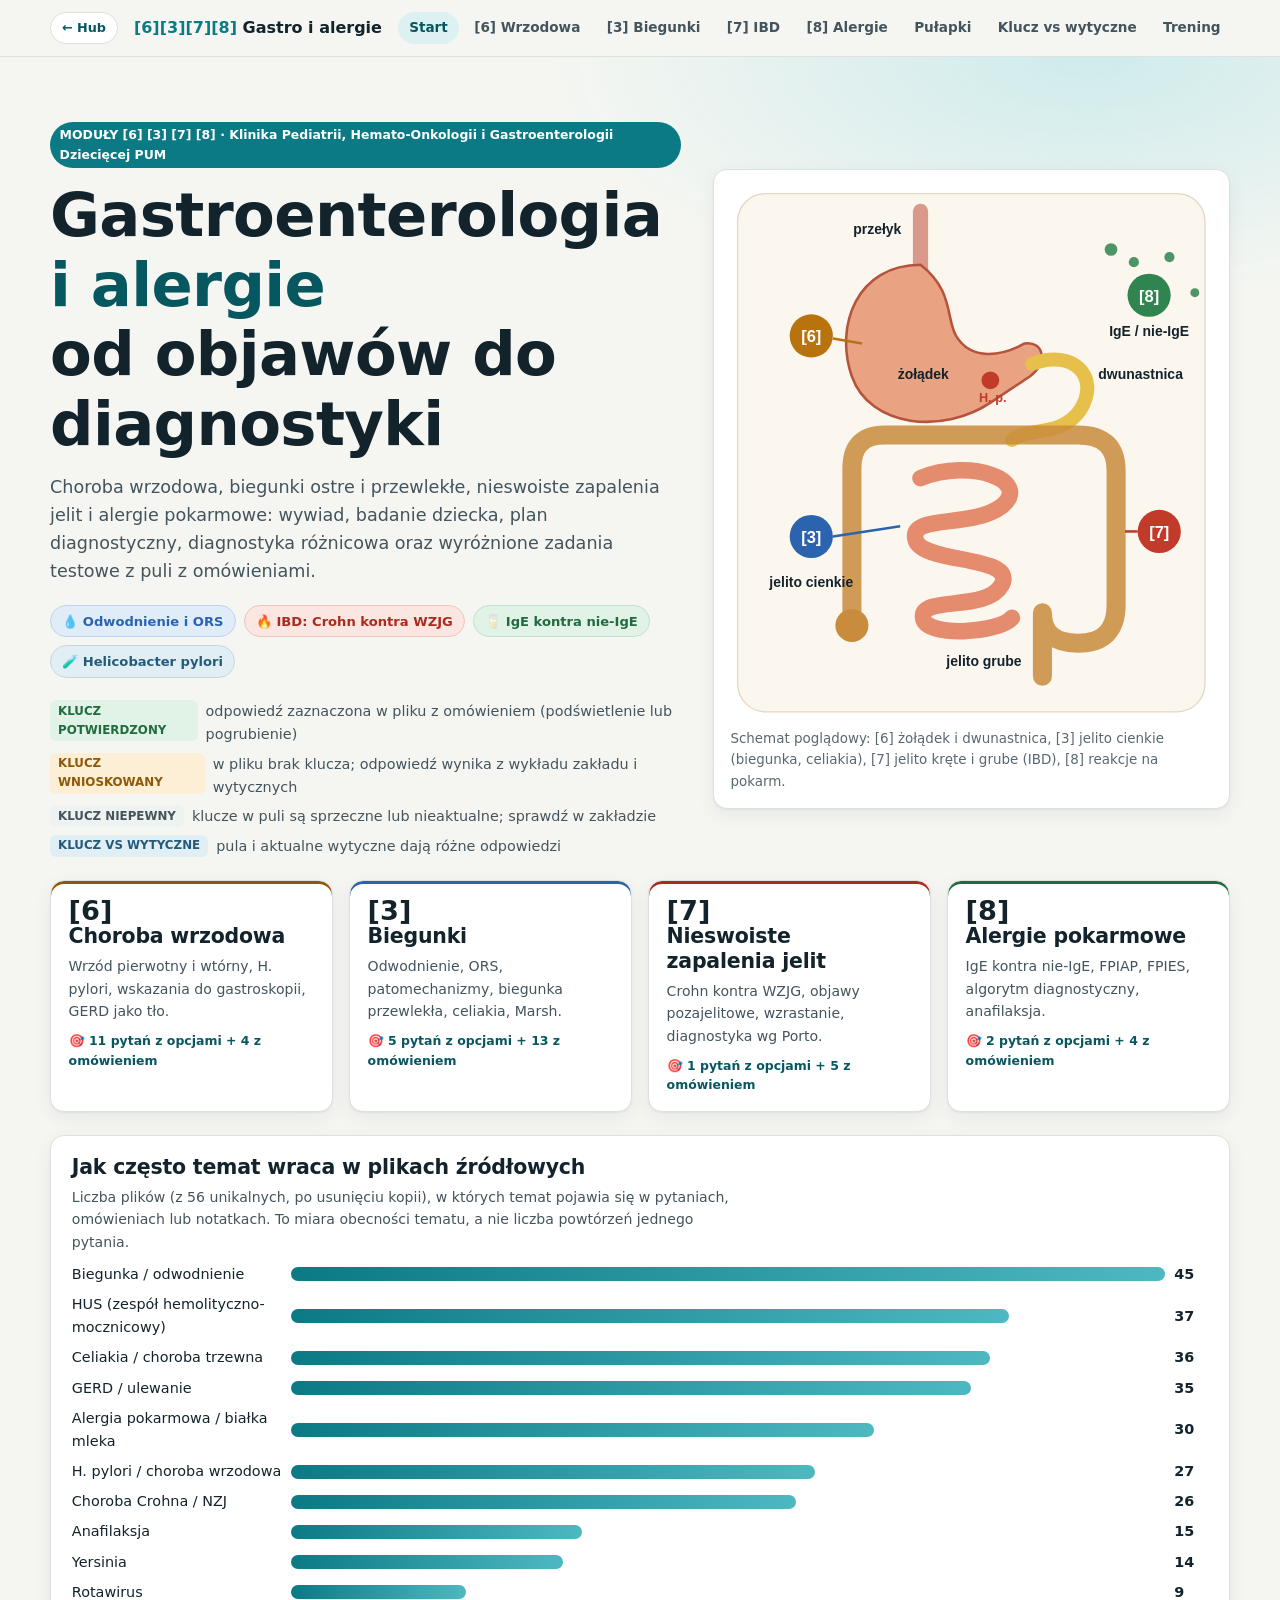
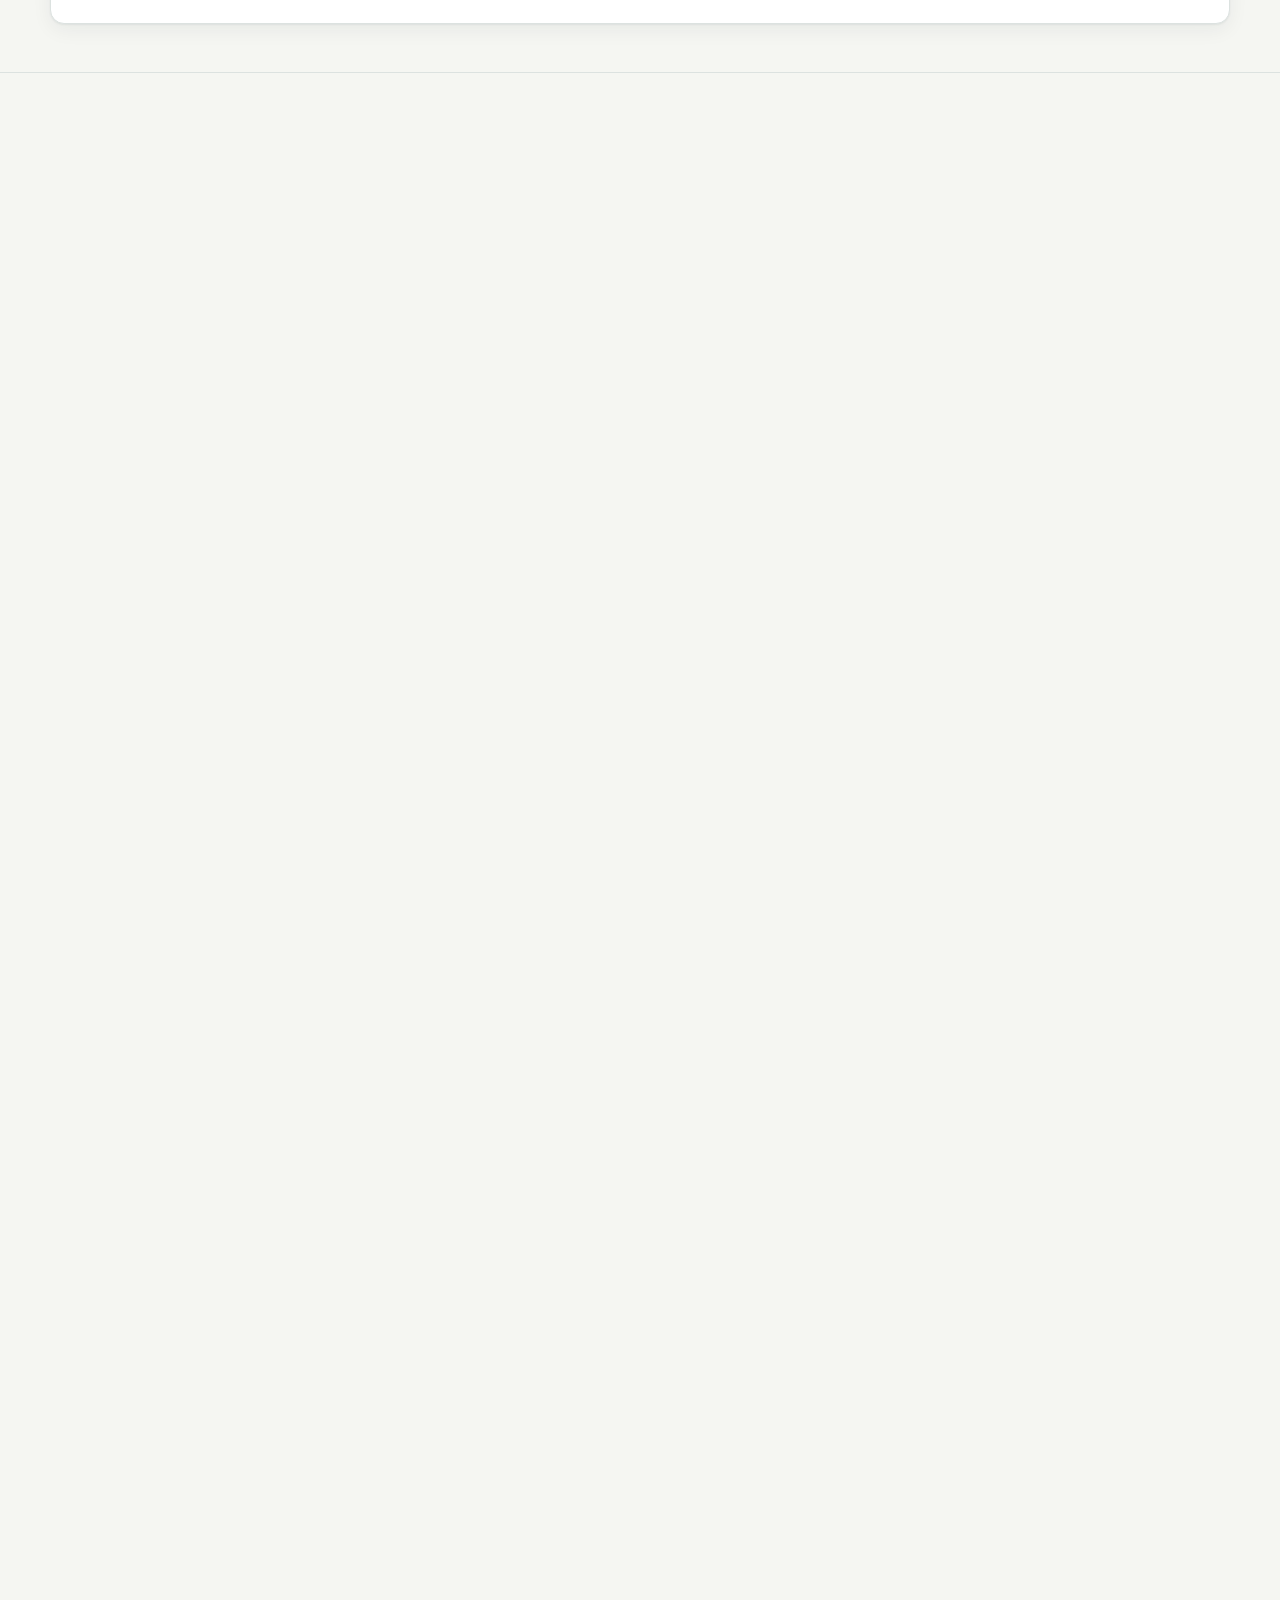
<file: atlasy/modul-3-6-7-8-gastro-alergologia/index.html>
<!DOCTYPE html>
<html lang="pl">
<head>
<script>
try{const t=localStorage.getItem('pediatria_hub_theme')||'auto';if(t==='dark'||(t==='auto'&&window.matchMedia('(prefers-color-scheme: dark)').matches))document.documentElement.dataset.theme='dark';}catch(e){}
window.addEventListener('storage',e=>{if(e.key==='pediatria_hub_theme'){const t=e.newValue||'auto';if(t==='dark'||(t==='auto'&&window.matchMedia('(prefers-color-scheme: dark)').matches))document.documentElement.dataset.theme='dark';else delete document.documentElement.dataset.theme;}});
window.addEventListener('message',e=>{if(e.data&&e.data.type==='SET_THEME'){if(e.data.theme==='dark')document.documentElement.dataset.theme='dark';else delete document.documentElement.dataset.theme;}});
</script>
<meta charset="utf-8">
<meta name="viewport" content="width=device-width,initial-scale=1,viewport-fit=cover">
<title>[6] [3] [7] [8] Gastroenterologia i alergologia dziecięca – atlas z zadaniami testowymi</title>
<link rel="preconnect" href="https://api.fontshare.com">
<link href="https://api.fontshare.com/v2/css?f[]=satoshi@400,500,700&f[]=cabinet-grotesk@700,800&display=swap" rel="stylesheet" crossorigin="anonymous" media="print" onload="this.media='all'"><noscript><link href="https://api.fontshare.com/v2/css?f[]=satoshi@400,500,700&f[]=cabinet-grotesk@700,800&display=swap" rel="stylesheet" crossorigin="anonymous"></noscript>
<link rel="icon" href="data:,"><link rel="stylesheet" href="../atlas-base.css">
<link rel="stylesheet" href="style.css"><link rel="stylesheet" href="../atlas-mobile.css">
</head>
<body>
<nav class="nav" aria-label="Nawigacja"><div class="wrap">
  <a class="hub-back" href="../../index.html">← Hub</a>
  <div class="brand"><b>[6][3][7][8]</b> <span>Gastro i alergie</span></div>
  <ul id="navlist">
    <li><a href="#start">Start</a></li>
    <li><a href="#m6">[6] Wrzodowa</a></li>
    <li><a href="#m3">[3] Biegunki</a></li>
    <li><a href="#m7">[7] IBD</a></li>
    <li><a href="#m8">[8] Alergie</a></li>
    <li><a href="#pulapki">Pułapki</a></li>
    <li><a href="#klucz">Klucz vs wytyczne</a></li>
    <li><a href="#trening">Trening</a></li>
    <li><a href="#zrodla">Źródła</a></li>
  </ul>
</div></nav>

<header class="hero" id="start"><div class="wrap grid">
  <div>
    <span class="tag">MODUŁY [6] [3] [7] [8] · Klinika Pediatrii, Hemato-Onkologii i Gastroenterologii Dziecięcej PUM</span>
    <h1>Gastro&shy;enterologia <span>i alergie</span><br>od objawów do diagnostyki</h1>
    <p class="sub">Choroba wrzodowa, biegunki ostre i przewlekłe, nieswoiste zapalenia jelit i alergie pokarmowe: wywiad, badanie dziecka, plan diagnostyczny, diagnostyka różnicowa oraz wyróżnione zadania testowe z puli z omówieniami.</p>
    <div class="chips">
      <span class="chip i">💧 Odwodnienie i ORS</span>
      <span class="chip s">🔥 IBD: Crohn kontra WZJG</span>
      <span class="chip e">🥛 IgE kontra nie-IgE</span>
      <span class="chip f">🧪 Helicobacter pylori</span>
    </div>
    <div class="legend">
      <div><span class="kb src">KLUCZ POTWIERDZONY</span> odpowiedź zaznaczona w pliku z omówieniem (podświetlenie lub pogrubienie)</div>
      <div><span class="kb inf">KLUCZ WNIOSKOWANY</span> w pliku brak klucza; odpowiedź wynika z wykładu zakładu i wytycznych</div>
      <div><span class="kb unk">KLUCZ NIEPEWNY</span> klucze w puli są sprzeczne lub nieaktualne; sprawdź w zakładzie</div>
      <div><span class="gapb">KLUCZ VS WYTYCZNE</span> pula i aktualne wytyczne dają różne odpowiedzi</div>
    </div>
  </div>
  <figure class="fig" aria-label="Schemat przewodu pokarmowego z modułami">
    <svg viewBox="0 0 380 420" role="img" aria-label="Schemat przewodu pokarmowego: żołądek moduł 6, jelito cienkie moduł 3, jelito grube moduł 7, alergia pokarmowa moduł 8">
      <rect x="6" y="6" width="368" height="408" rx="22" fill="#FBF6EE" stroke="#E4D6C3"/>
      <!-- przełyk -->
      <path d="M150 20 V70" stroke="#D99A8B" stroke-width="12" stroke-linecap="round" fill="none"/>
      <!-- żołądek -->
      <path d="M150 62 C100 62 82 110 96 150 C110 190 168 196 206 170 L236 150 C250 140 248 122 232 124 C214 134 190 138 178 118 C170 104 176 82 150 62 Z" fill="#E9A382" stroke="#B5533C" stroke-width="2"/>
      <circle cx="205" cy="153" r="7" fill="#C23B2A"/>
      <!-- dwunastnica -->
      <path d="M238 140 C270 128 292 150 276 176 C262 198 232 190 222 200" fill="none" stroke="#E6C04B" stroke-width="11" stroke-linecap="round"/>
      <!-- jelito cienkie -->
      <path d="M150 230 C190 214 238 232 214 252 C190 270 142 258 146 278 C150 298 226 290 214 314 C202 336 150 322 152 340 C154 356 212 352 222 340" fill="none" stroke="#E58B6E" stroke-width="13" stroke-linecap="round"/>
      <!-- jelito grube -->
      <path d="M96 340 V222 Q96 196 122 196 H274 Q304 196 304 224 V330 Q304 360 274 360 Q246 360 246 336 V386" fill="none" stroke="#C98B3C" stroke-width="15" stroke-linejoin="round" stroke-linecap="round" opacity=".85"/>
      <circle cx="96" cy="346" r="13" fill="#C98B3C"/>
      <!-- znaczniki modułów -->
      <g font-family="Satoshi,sans-serif" font-weight="800" font-size="13">
        <circle cx="64" cy="118" r="17" fill="#B8730F"/><text x="64" y="123" text-anchor="middle" fill="#fff">[6]</text>
        <line x1="81" y1="120" x2="104" y2="124" stroke="#B8730F" stroke-width="2"/>
        <circle cx="64" cy="276" r="17" fill="#2B63AE"/><text x="64" y="281" text-anchor="middle" fill="#fff">[3]</text>
        <line x1="81" y1="276" x2="134" y2="268" stroke="#2B63AE" stroke-width="2"/>
        <circle cx="338" cy="272" r="17" fill="#C23B2A"/><text x="338" y="277" text-anchor="middle" fill="#fff">[7]</text>
        <line x1="321" y1="272" x2="311" y2="272" stroke="#C23B2A" stroke-width="2"/>
        <circle cx="330" cy="86" r="17" fill="#2F8450"/><text x="330" y="91" text-anchor="middle" fill="#fff">[8]</text>
      </g>
      <g font-family="Satoshi,sans-serif" font-size="11" fill="#13232C" font-weight="700">
        <text x="150" y="38" text-anchor="middle" dx="-34">przełyk</text>
        <text x="132" y="152">żołądek</text>
        <text x="296" y="152" dx="-6">dwunastnica</text>
        <text x="64" y="316" text-anchor="middle">jelito cienkie</text>
        <text x="200" y="378" text-anchor="middle">jelito grube</text>
        <text x="330" y="118" text-anchor="middle">IgE / nie-IgE</text>
      </g>
      <!-- cząstki alergenów -->
      <g fill="#2F8450" opacity=".85"><circle cx="300" cy="50" r="5"/><circle cx="318" cy="60" r="4"/><circle cx="346" cy="56" r="4"/><circle cx="366" cy="84" r="3.5"/></g>
      <g font-size="10" font-family="Satoshi,sans-serif" fill="#C23B2A" font-weight="700"><text x="196" y="170">H. p.</text></g>
    </svg>
    <figcaption>Schemat poglądowy: [6] żołądek i dwunastnica, [3] jelito cienkie (biegunka, celiakia), [7] jelito kręte i grube (IBD), [8] reakcje na pokarm.</figcaption>
  </figure>
</div>
<div class="wrap">
  <div class="modcards">
    <a class="mc m6" href="#m6"><b class="n">[6]</b><h2>Choroba wrzodowa</h2><p>Wrzód pierwotny i wtórny, H. pylori, wskazania do gastroskopii, GERD jako tło.</p><div class="cnt" data-cnt="6"></div></a>
    <a class="mc m3" href="#m3"><b class="n">[3]</b><h2>Biegunki</h2><p>Odwodnienie, ORS, patomechanizmy, biegunka przewlekła, celiakia, Marsh.</p><div class="cnt" data-cnt="3"></div></a>
    <a class="mc m7" href="#m7"><b class="n">[7]</b><h2>Nieswoiste zapalenia jelit</h2><p>Crohn kontra WZJG, objawy pozajelitowe, wzrastanie, diagnostyka wg Porto.</p><div class="cnt" data-cnt="7"></div></a>
    <a class="mc m8" href="#m8"><b class="n">[8]</b><h2>Alergie pokarmowe</h2><p>IgE kontra nie-IgE, FPIAP, FPIES, algorytm diagnostyczny, anafilaksja.</p><div class="cnt" data-cnt="8"></div></a>
  </div>
  <div class="card" style="margin-top:1.4rem">
    <h2>Jak często temat wraca w plikach źródłowych</h2>
    <p class="small" style="margin-bottom:.6rem">Liczba plików (z 56 unikalnych, po usunięciu kopii), w których temat pojawia się w pytaniach, omówieniach lub notatkach. To miara obecności tematu, a nie liczba powtórzeń jednego pytania.</p>
    <div class="bars" id="bars"></div>
  </div>
</div></header>

<main>
<!-- ======================= [6] ======================= -->
<section id="m6"><div class="wrap">
  <div class="eyebrow">Moduł [6] · TK06 Choroba wrzodowa</div>
  <h2>Choroba wrzodowa u dzieci</h2>
  <p class="lead">Wrzód u dziecka to najczęściej wrzód dwunastnicy związany z H. pylori w wieku szkolnym albo wtórny wrzód żołądka (stres, leki) u młodszych dzieci. Dwa pytania egzaminacyjne: kiedy zrobić gastroskopię i jak potwierdzić eradykację.</p>
  <div class="tabs" role="tablist">
    <button role="tab" aria-selected="true" data-p="m6a">🔎 Objawy wg wieku</button>
    <button role="tab" aria-selected="false" data-p="m6b">🩺 Badanie dziecka</button>
    <button role="tab" aria-selected="false" data-p="m6c">🧭 Diagnostyka i leczenie</button>
    <button role="tab" aria-selected="false" data-p="m6d">🧩 Różnicowanie</button>
    <button role="tab" aria-selected="false" data-p="m6e">🔥 GERD: tło i alarmy</button>
    <button role="tab" aria-selected="false" data-p="m6f">🎯 Zadania testowe</button>
  </div>

  <div class="panel" id="m6a">
    <div class="grid2">
      <figure class="fig">
        <svg viewBox="0 0 440 300" role="img" aria-label="Schemat żołądka i dwunastnicy z lokalizacją wrzodów i H. pylori">
          <path d="M92 20 V70" stroke="#D99A8B" stroke-width="14" stroke-linecap="round" fill="none"/>
          <path d="M92 66 C34 62 18 130 38 186 C58 240 150 262 214 224 L262 196 C282 184 282 160 262 160 C240 172 208 178 192 152 C182 132 190 96 150 76 C132 68 112 66 92 66 Z" fill="#F0B79C" stroke="#B5533C" stroke-width="2.5"/>
          <path d="M262 168 C300 150 346 168 340 206 C334 240 290 238 300 276" fill="none" stroke="#E6C04B" stroke-width="22" stroke-linecap="round"/>
          <path d="M262 168 C300 150 346 168 340 206 C334 240 290 238 300 276" fill="none" stroke="#F4DE8E" stroke-width="12" stroke-linecap="round"/>
          <!-- antrum H. pylori -->
          <g fill="#245B7A"><circle cx="205" cy="205" r="4"/><circle cx="222" cy="213" r="4"/><circle cx="236" cy="203" r="4"/><circle cx="215" cy="190" r="4"/><circle cx="248" cy="192" r="4"/></g>
          <!-- wrzód opuszki -->
          <circle cx="316" cy="170" r="9" fill="#C23B2A" stroke="#fff" stroke-width="2"/>
          <!-- nadżerki trzon -->
          <g fill="#B8730F"><circle cx="82" cy="150" r="5"/><circle cx="108" cy="176" r="5"/><circle cx="68" cy="190" r="5"/><circle cx="120" cy="140" r="5"/></g>
          <g font-family="Satoshi,sans-serif" font-size="12" font-weight="700" fill="#13232C">
            <text x="108" y="30">przełyk</text><text x="124" y="64">wpust</text>
            <text x="96" y="214">trzon</text><text x="190" y="246">antrum</text>
            <text x="318" y="140">opuszka</text><text x="300" y="296">dwunastnica</text>
          </g>
          <g font-family="Satoshi,sans-serif" font-size="11" font-weight="700">
            <text x="330" y="190" fill="#C23B2A">wrzód pierwotny</text>
            <text x="14" y="262" fill="#B8730F">nadżerki / wrzód wtórny</text>
            <text x="150" y="268" fill="#245B7A">H. pylori (antrum)</text>
          </g>
        </svg>
        <figcaption>Fioletowe punkty: H. pylori głównie w antrum. Czerwony: wrzód pierwotny w opuszce dwunastnicy. Pomarańczowe: wtórne ostre nadżerki (stres, NLPZ) w trzonie i dnie żołądka.</figcaption>
      </figure>
      <div class="stack">
        <div class="card">
          <h3>Pierwotny kontra wtórny (wykład zakładu)</h3>
          <div class="tw" style="margin-top:.5rem"><table>
            <tr><th></th><th>Pierwotny</th><th>Wtórny</th></tr>
            <tr><td><b>Lokalizacja</b></td><td>dwunastnica</td><td>żołądek</td></tr>
            <tr><td><b>Przebieg</b></td><td>przewlekły, nawrotowy</td><td>ostry</td></tr>
            <tr><td><b>Przyczyna</b></td><td>H. pylori</td><td>wrzód Curlinga (oparzenia), NLPZ, stres, ciężka choroba</td></tr>
            <tr><td><b>Wiek</b></td><td>wiek szkolny, nastolatki</td><td>każdy wiek, także noworodek</td></tr>
          </table></div>
        </div>
        <div class="card">
          <h4>Epidemiologia H. pylori (wykład)</h4>
          <div class="bars" style="margin-top:.6rem">
            <div class="bar"><span>Dzieci w Polsce</span><i style="width:30%"></i><b>~30%</b></div>
            <div class="bar"><span>Dorośli w Polsce</span><i style="width:84%"></i><b>~84%</b></div>
            <div class="bar"><span>Zakażeni bezobjawowi</span><i style="width:85%;background:linear-gradient(90deg,#2F8450,#6CC08A)"></i><b>80–90%</b></div>
            <div class="bar"><span>Zapalenie lub wrzód</span><i style="width:12.5%;background:linear-gradient(90deg,#B8730F,#E5B25A)"></i><b>10–15%</b></div>
            <div class="bar"><span>Rak lub MALT</span><i style="width:2%;background:linear-gradient(90deg,#C23B2A,#E57D6F)"></i><b>~0,1%</b></div>
          </div>
        </div>
      </div>
    </div>
    <div class="tw"><table>
      <tr><th>Wiek</th><th>Typowa postać</th><th>Objawy</th></tr>
      <tr><td><b>Noworodek i niemowlę</b></td><td>wtórny wrzód żołądka (stres, ciężka choroba, leki)</td><td>krwawe wymioty, smoliste stolce, nagłe wzdęcie brzucha i objawy otrzewnowe przy perforacji, niechęć do jedzenia, płacz</td></tr>
      <tr><td><b>1–5 lat</b></td><td>wtórny; pierwotny rzadko</td><td>wymioty, nietypowy ból w okolicy pępka, utrata apetytu, krwawienie z przewodu pokarmowego</td></tr>
      <tr><td><b>6–11 lat</b></td><td>coraz częściej pierwotny</td><td>ból nadbrzusza lub prawego podżebrza, nocny, po posiłku; nudności, jadłowstręt, wymioty</td></tr>
      <tr><td><b>Nastolatek</b></td><td>pierwotny dwunastnicy (jak u dorosłych)</td><td>ból głodowy i nocny, ulga po posiłku lub zasadzie, zgaga, zahamowanie wzrostu, niedokrwistość z niedoboru żelaza</td></tr>
    </table></div>
    <p class="small">Objawy ogólne z wykładu zakładu: ból nadbrzusza lub prawego podżebrza nasilający się w nocy i po posiłkach, nudności, wymioty, jadłowstręt, zahamowanie wzrastania, niedokrwistość z niedoboru żelaza, krwawienie z górnego odcinka przewodu pokarmowego. Rozbicie na grupy wiekowe oparto o wiedzę podręcznikową; zakład nie podaje własnej tabeli wiekowej.</p>
    <div class="callout red"><b class="k">🚩 Powikłania</b>Krwawienie (krwawe wymioty, smoliste stolce), perforacja (nagły ostry ból, objawy otrzewnowe, powietrze pod przeponą), zwężenie opuszki lub odźwiernika (wymioty niestrawionym pokarmem, wzdęcie nadbrzusza).</div>
  </div>

  <div class="panel" id="m6b" hidden>
    <div class="cols2">
      <div class="card"><h4>🗣️ Wywiad</h4><ul class="chk" style="margin-top:.6rem">
        <li>Charakter, lokalizacja, rytm bólu (nocny, głodowy, po posiłku)</li>
        <li>Wymioty, ich treść (krew, żółć, resztki pokarmu)</li>
        <li>Stolce: smoliste, krew utajona, biegunka</li>
        <li>Leki: NLPZ, kwas acetylosalicylowy, glikokortykosteroidy</li>
        <li>Stres: oparzenie, sepsa, intensywna terapia, uraz głowy</li>
        <li>Wywiad rodzinny: wrzód, H. pylori, rak żołądka</li>
        <li>Zahamowanie wzrostu, utrata masy, blada skóra</li>
      </ul></div>
      <div class="card"><h4>🩺 Badanie przedmiotowe</h4><ul class="chk" style="margin-top:.6rem">
        <li>Masa i wzrost na siatkach centylowych</li>
        <li>Tętno, ciśnienie, nawrót włośniczkowy (krwawienie)</li>
        <li>Blada skóra i spojówki (niedokrwistość)</li>
        <li>Tkliwość nadbrzusza, objawy otrzewnowe (perforacja)</li>
        <li>Chlupotanie i widoczna perystaltyka (zwężenie wyjścia żołądka)</li>
        <li>Badanie per rectum lub ocena stolca: smolisty kał</li>
        <li>Afty, zmiany okołoodbytnicze: podejrzenie Crohna</li>
      </ul></div>
    </div>
    <div class="callout red"><b class="k">🚩 Cechy alarmowe: gastroskopia</b>Krwawienie z górnego odcinka przewodu pokarmowego, uporczywe wymioty, dysfagia, utrata masy ciała, niedokrwistość z niedoboru żelaza, ból nocny lub oporny na leczenie, wywiad rodzinny raka żołądka, długotrwałe przyjmowanie NLPZ lub GKS.</div>
  </div>

  <div class="panel" id="m6c" hidden>
    <div class="flow">
      <div class="fn start">Dziecko z bólem nadbrzusza</div><div class="ar">↓</div>
      <div class="fn amber"><b>Cechy alarmowe lub podejrzenie wrzodu?</b>krwawienie, niedokrwistość, wymioty, dysfagia, ból nocny, wywiad rodzinny</div><div class="ar">↓ tak</div>
      <div class="fn blue"><b>Gastroskopia z biopsjami</b>≥6 wycinków (3 z trzonu, 3 z antrum); ocena błony: nadżerki, wrzód</div><div class="ar">↓</div>
      <div class="branch">
        <div>
          <div class="fn red"><b>Wrzód lub nadżerki + H. pylori(+)</b>kultura lub test molekularny i histologia (Sydney)</div>
          <div class="ar">↓</div>
          <div class="fn green"><b>Eradykacja 14 dni</b>wysokie dawki IPP + antybiotyki wg antybiogramu; potem IPP do 6–8 tygodni</div>
          <div class="ar">↓</div>
          <div class="fn violet"><b>Kontrola nieinwazyjna</b>13C-UBT lub antygen w kale ≥4 tyg. po antybiotykach, ≥2 tyg. po IPP</div>
        </div>
        <div>
          <div class="fn"><b>Wrzód bez HP lub wtórny</b>odstawić NLPZ/GKS, ochrona żołądka, leczyć chorobę podstawową (stres)</div>
          <div class="ar">↓</div>
          <div class="fn"><b>Poszukaj innej przyczyny</b>Crohn (górny odcinek), nadmiar kwasu (gastrynoma, rzadko), celiakia</div>
        </div>
      </div>
      <div class="ar">Brak alarmów: bez testowania HP w czynnościowym bólu brzucha</div>
    </div>
    <div class="tw"><table>
      <tr><th>Badanie</th><th>Rodzaj</th><th>Zastosowanie i uwagi</th></tr>
      <tr><td>Gastroskopia + biopsje</td><td>inwazyjne</td><td>podstawa rozpoznania HP u dziecka z wrzodem; histologia, kultura lub badanie molekularne z antybiogramem</td></tr>
      <tr><td>Szybki test ureazowy</td><td>inwazyjne</td><td>bioptat; szybki wynik, nie zastępuje histologii</td></tr>
      <tr><td>13C-UBT (test oddechowy)</td><td>nieinwazyjne</td><td>kontrola po leczeniu (pula S4 2026/27 #19); wymaga przerw po antybiotykach i IPP</td></tr>
      <tr><td>Antygen H. pylori w kale</td><td>nieinwazyjne</td><td>alternatywa dla UBT (przeciwciała monoklonalne)</td></tr>
      <tr><td>Serologia (IgG)</td><td>nieinwazyjne</td><td>wyłącznie badania epidemiologiczne; nie do rozpoznania ani kontroli</td></tr>
    </table></div>
    <div class="pz">
      <div class="a"><b class="k">Pod zaliczenie (wykład zakładu)</b>Leczyć przy wrzodzie czynnym i przebytym, przewlekłym zapaleniu żołądka, długotrwałych NLPZ i immunosupresji, niewyjaśnionej niedokrwistości z niedoboru żelaza oraz ITP. Leczenie IPP 6–8 tygodni; eradykacja 14 dni dwa razy dziennie. Dawki z wykładu: IPP 1–2 mg/kg/dobę, amoksycylina 50 mg/kg/dobę, klarytromycyna 20 mg/kg/dobę, metronidazol 20 mg/kg/dobę, bizmut 8 mg/kg/dobę.</div>
      <div class="b"><b class="k">Aktualnie klinicznie (ESPGHAN/NASPGHAN 2023)</b>Nie stosuje się strategii „testuj i lecz”. Diagnostyka wynika z endoskopii (wrzód, nadżerki). Terapia dobierana do antybiogramu; klarytromycyna tylko przy potwierdzonej wrażliwości; bez antybiogramu schemat czterolekowy z bizmutem; 14 dni. ITP nie jest już wskazaniem do badania. Dawki wg tabel masy ciała w wytycznych, nie w tej tabeli. <a href="https://www.guidelinecentral.com/guideline/4014011/" target="_blank" rel="noopener">Podsumowanie wytycznych</a>, <a href="https://www.espghan.org/dam/jcr:25a3f6fb-b9c8-4db1-b3f1-91ddf13bdaf8/J%20%20pediatr%20%20gastroenterol%20%20nutr%20-%202024%20-%20Homan%20-%20Updated%20joint%20ESPGHAN%20NASPGHAN%20guidelines%20for%20management%20of.pdf" target="_blank" rel="noopener">pełny tekst</a>.</div>
    </div>
  </div>

  <div class="panel" id="m6d" hidden>
    <div class="tw"><table>
      <tr><th>Rozpoznanie</th><th>Co podpowiada</th><th>Kluczowe badanie</th></tr>
      <tr><td><b>Czynnościowa dyspepsja</b></td><td>brak cech alarmowych, ból bez związku z krwawieniem</td><td>kryteria Rzymskie IV; bez testowania HP</td></tr>
      <tr><td><b>Zapalenie przełyku, GERD</b></td><td>zgaga, ból przy połykaniu, erozje szkliwa</td><td>endoskopia przy alarmach</td></tr>
      <tr><td><b>Eozynofilowe zapalenie przełyku</b></td><td>dysfagia, zaklinowanie pokarmu, atopia</td><td>biopsje z przełyku (≥15 eozynofilów w polu wielkim, wiedza podręcznikowa)</td></tr>
      <tr><td><b>Celiakia</b></td><td>niedokrwistość, ból, wzrost</td><td>tTG-IgA + IgA całkowite [3]</td></tr>
      <tr><td><b>Choroba Crohna (górny odcinek)</b></td><td>afty, zmiany okołoodbytnicze, kalprotektyna</td><td>ileokolonoskopia + gastroskopia [7]</td></tr>
      <tr><td><b>Zapalenie trzustki, choroba dróg żółciowych</b></td><td>ból promieniujący, wymioty</td><td>amylaza, lipaza, USG [1]</td></tr>
      <tr><td><b>Polekowe (NLPZ, GKS)</b></td><td>wywiad leków</td><td>odstawienie, endoskopia przy krwawieniu</td></tr>
      <tr><td><b>Zespół Zollingera-Ellisona (rzadki)</b></td><td>liczne, oporne wrzody, biegunka</td><td>gastryna w surowicy</td></tr>
    </table></div>
    <p class="small">Zobacz także moduł [1] (ból brzucha): wrzód i zapalenie żołądka to jedna z przyczyn bólu nadbrzusza wg wieku.</p>
  </div>

  <div class="panel" id="m6e" hidden>
    <div class="grid2">
      <div class="card stack">
        <h4>Refluks u niemowląt (wykład zakładu)</h4>
        <ul class="tight small">
          <li>Fizjologiczny GER: u około 50% niemowląt poniżej 3. miesiąca, ustępuje do 12–14 miesięcy życia.</li>
          <li>Dziecko dobrze przybiera: uspokojenie rodziców, mieszanka zagęszczona.</li>
          <li>Próba terapeutyczna IPP 4 tygodnie; pH-impedancja (indeks refluksu poniżej 4%).</li>
          <li>U niemowląt z objawami: 2 tygodnie diety bez mleka krowiego (różnicowanie z alergią).</li>
          <li>Zespół Sandifera: napadowe wygięcia tułowia i szyi przypominające napad.</li>
        </ul>
        <div class="callout green"><b class="k">💎 Predysponują</b>wcześniactwo, MPD, zespół Downa, stan po operacji atrezji przełyku, przepuklina rozworu, astma, mukowiscydoza, BPD, otyłość. Wady serca nie.</div>
      </div>
      <div class="card stack">
        <h4>🚩 Objawy alarmowe u niemowlęcia</h4>
        <ul class="chk red"><li>Początek ulewania po 6. miesiącu życia</li><li>Krwawe lub żółciowe wymioty</li><li>Zahamowanie przyrostów masy</li><li>Gorączka, wzdęty brzuch, krew w stolcu</li><li>Wypukłe ciemię, drgawki, makro- lub mikrocefalia</li></ul>
        <div class="callout amber"><b class="k">⚠️ Pułapka</b>Ulewanie po każdym posiłku samo w sobie nie jest alarmem (pula 2023–24 #1). Brak odpowiedzi na IPP zmienia diagnozę: wykluczyć zwężenie odźwiernika, malrotację, zakażenie dróg moczowych, alergię i patologię OUN.</div>
      </div>
    </div>
  </div>

  <div class="panel" id="m6f" hidden>
    <div class="qhead"><span class="big">🎯 Zadania testowe z puli: moduł [6]</span><span class="small">Wybierz odpowiedź, aby zobaczyć omówienie.</span></div>
    <div class="qbox qlist" data-mod="6"></div>
  </div>
</div></section>

<!-- ======================= [3] ======================= -->
<section id="m3"><div class="wrap">
  <div class="eyebrow">Moduł [3] · TK03 Biegunki</div>
  <h2>Dziecko z biegunką: ostra i przewlekła</h2>
  <p class="lead">Najpierw ocena odwodnienia, dopiero potem etiologia. Biegunka ostra trwa poniżej 14 dni, przetrwała 14–30 dni, przewlekła powyżej 30 dni (wykład zakładu).</p>
  <div class="tabs" role="tablist">
    <button role="tab" aria-selected="true" data-p="m3a">🗣️ Wywiad i badanie</button>
    <button role="tab" aria-selected="false" data-p="m3b">⚙️ Patomechanizmy</button>
    <button role="tab" aria-selected="false" data-p="m3c">💧 Ostra: leczenie</button>
    <button role="tab" aria-selected="false" data-p="m3d">⏳ Przewlekła</button>
    <button role="tab" aria-selected="false" data-p="m3e">🌾 Celiakia</button>
    <button role="tab" aria-selected="false" data-p="m3f">🧩 Różnicowanie</button>
    <button role="tab" aria-selected="false" data-p="m3g">🎯 Zadania testowe</button>
  </div>

  <div class="panel" id="m3a">
    <div class="cols2">
      <div class="card"><h3>🗣️ Wywiad</h3><ul class="chk" style="margin-top:.6rem">
        <li>Czas trwania, liczba, objętość i charakter stolców (wodniste, tłuszczowe, krew, śluz)</li>
        <li>Wymioty, gorączka, ból brzucha; diureza i pragnienie</li>
        <li>Kontakt z chorymi, żłobek, podróż, woda, surowe mięso i jaja</li>
        <li>Antybiotyki w ostatnich tygodniach (C. difficile)</li>
        <li>Dieta: soki, sorbitol, mleko, wprowadzenie glutenu</li>
        <li>Siatki centylowe, wywiad rodzinny celiakii, IBD, mukowiscydozy</li>
        <li>Częste zakażenia, pleśniawki: wątek niedoborów odporności [13b]</li>
      </ul></div>
      <div class="card"><h4>🩺 Badanie</h4><ul class="chk" style="margin-top:.6rem">
        <li>Masa ciała (ubytek w % wobec ostatniej wartości)</li>
        <li>Ocena nawodnienia (tabela poniżej)</li>
        <li>Brzuch: wzdęcie, tkliwość, objawy otrzewnowe, guz</li>
        <li>Skóra, jama ustna, okolica odbytu</li>
        <li>Cechy niedoborów: blada skóra, obrzęki, szkliwo</li>
        <li>Ciśnienie i tętno (późny wskaźnik u dzieci)</li>
      </ul></div>
    </div>
    <h3>Ocena stopnia odwodnienia</h3>
    <div class="tw"><table class="dhy">
      <tr><th>Cecha</th><th>Brak lub minimalne (&lt;3%)</th><th>Łagodne i umiarkowane (3–9%)</th><th>Ciężkie (≥10%)</th></tr>
      <tr><td>Stan ogólny</td><td>dobry, żwawy</td><td>niespokojny, drażliwy, spragniony</td><td>senny, wiotki, utrata przytomności</td></tr>
      <tr><td>Oczy, łzy</td><td>prawidłowe, łzy obecne</td><td>zapadnięte, łez mniej</td><td>bardzo zapadnięte, brak łez</td></tr>
      <tr><td>Błony śluzowe</td><td>wilgotne</td><td>suche</td><td>bardzo suche</td></tr>
      <tr><td>Ciemię (niemowlę)</td><td>prawidłowe</td><td>zapadnięte</td><td>głęboko zapadnięte</td></tr>
      <tr><td>Fałd skórny</td><td>cofa się szybko</td><td>wolno</td><td>bardzo wolno (powyżej 2 s)</td></tr>
      <tr><td>Nawrót włośniczkowy</td><td>poniżej 2 s</td><td>2–3 s</td><td>powyżej 3 s</td></tr>
      <tr><td>Oddech, tętno</td><td>prawidłowe</td><td>przyspieszone</td><td>głęboki oddech (kwasica), słabe tętno</td></tr>
      <tr><td>Diureza</td><td>prawidłowa</td><td>zmniejszona</td><td>brak</td></tr>
    </table></div>
    <p class="small">Podział procentowy i najlepsze predyktory (nawrót włośniczkowy, fałd skórny, wzorzec oddychania) wg standardów ESPGHAN i podręczników; zakład nie podaje własnej tabeli. Spadek ciśnienia to objaw późny.</p>
  </div>

  <div class="panel" id="m3b" hidden>
    <p class="small">Cztery patomechanizmy wg wykładu zakładu. Biegunki rzadko są czyste: rotawirus daje komponent osmotyczny (uszkodzenie rąbka) i sekrecyjny.</p>
    <div class="mgrid">
      <figure class="fig"><svg viewBox="0 0 220 170" role="img" aria-label="Biegunka osmotyczna">
        <rect x="0" y="0" width="220" height="62" fill="#E8F3F7"/><rect x="0" y="62" width="220" height="16" fill="#F0B79C"/><rect x="0" y="78" width="220" height="92" fill="#F8EFE6"/>
        <g fill="#B8730F"><circle cx="40" cy="26" r="9"/><circle cx="82" cy="38" r="9"/><circle cx="124" cy="22" r="9"/><circle cx="168" cy="38" r="9"/></g>
        <g fill="#2B63AE" font-size="13"><path d="M40 108 V74" stroke="#2B63AE" stroke-width="3" fill="none"/><path d="M82 108 V74" stroke="#2B63AE" stroke-width="3" fill="none"/><path d="M124 108 V74" stroke="#2B63AE" stroke-width="3" fill="none"/><path d="M168 108 V74" stroke="#2B63AE" stroke-width="3" fill="none"/></g>
        <g fill="#2B63AE"><path d="M34 76 l6 -10 l6 10z"/><path d="M76 76 l6 -10 l6 10z"/><path d="M118 76 l6 -10 l6 10z"/><path d="M162 76 l6 -10 l6 10z"/></g>
        <text x="110" y="136" text-anchor="middle" font-size="12" font-weight="700" fill="#13232C" font-family="Satoshi,sans-serif">woda idzie za substancją</text>
        <text x="110" y="154" text-anchor="middle" font-size="11" fill="#44545D" font-family="Satoshi,sans-serif">brązowe: laktoza, sorbitol</text>
      </svg><h4>Osmotyczna</h4><p>Uszkodzenie rąbka szczoteczkowego i niedobór dwusacharydaz. Ustaje po głodzeniu, pH stolca poniżej 5,5, bez krwi.</p></figure>
      <figure class="fig"><svg viewBox="0 0 220 170" role="img" aria-label="Biegunka sekrecyjna">
        <rect x="0" y="0" width="220" height="62" fill="#E8F3F7"/><rect x="0" y="62" width="220" height="16" fill="#F0B79C"/><rect x="0" y="78" width="220" height="92" fill="#F8EFE6"/>
        <g fill="#245B7A"><path d="M30 20 l10 -10 l10 10 l-10 10z"/><path d="M96 28 l10 -10 l10 10 l-10 10z"/></g>
        <g stroke="#2B63AE" stroke-width="3" fill="none"><path d="M44 100 V72"/><path d="M80 100 V72"/><path d="M116 100 V72"/><path d="M152 100 V72"/><path d="M188 100 V72"/></g>
        <g fill="#2B63AE"><path d="M38 74 l6 -10 l6 10z"/><path d="M74 74 l6 -10 l6 10z"/><path d="M110 74 l6 -10 l6 10z"/><path d="M146 74 l6 -10 l6 10z"/><path d="M182 74 l6 -10 l6 10z"/></g>
        <text x="110" y="136" text-anchor="middle" font-size="12" font-weight="700" fill="#13232C" font-family="Satoshi,sans-serif">toksyna: Na i woda do światła</text>
        <text x="110" y="154" text-anchor="middle" font-size="11" fill="#44545D" font-family="Satoshi,sans-serif">fiolet: toksyna (cholera, E. coli)</text>
      </svg><h4>Sekrecyjna</h4><p>Wydzielanie Na, Cl i wody. Na w stolcu powyżej 70 mEq/l, duża objętość, nie ustaje po głodzeniu.</p></figure>
      <figure class="fig"><svg viewBox="0 0 220 170" role="img" aria-label="Biegunka zapalna">
        <rect x="0" y="0" width="220" height="62" fill="#E8F3F7"/><rect x="0" y="62" width="220" height="16" fill="#F0B79C"/><rect x="0" y="78" width="220" height="92" fill="#F8EFE6"/>
        <g fill="#C23B2A"><path d="M36 30 q8 -14 16 0 q-8 14 -16 0z"/><path d="M96 36 q8 -14 16 0 q-8 14 -16 0z"/><path d="M150 24 q8 -14 16 0 q-8 14 -16 0z"/></g>
        <g fill="#fff" stroke="#245B7A" stroke-width="2"><circle cx="64" cy="48" r="7"/><circle cx="128" cy="46" r="7"/><circle cx="182" cy="50" r="7"/></g>
        <path d="M20 70 L52 66 L60 82 L96 66 L120 84 L156 66 L190 80" stroke="#C23B2A" stroke-width="3" fill="none"/>
        <text x="110" y="124" text-anchor="middle" font-size="12" font-weight="700" fill="#13232C" font-family="Satoshi,sans-serif">uszkodzenie błony, krew, śluz</text>
        <text x="110" y="142" text-anchor="middle" font-size="11" fill="#44545D" font-family="Satoshi,sans-serif">Shigella, Salmonella, STEC, IBD</text>
        <text x="110" y="160" text-anchor="middle" font-size="11" fill="#44545D" font-family="Satoshi,sans-serif">kropla: krew; kółko: leukocyt</text>
      </svg><h4>Zapalna</h4><p>Krew, śluz, leukocyty, wzrost kalprotektyny. Bakterie inwazyjne, HUS (STEC), IBD, alergia.</p></figure>
      <figure class="fig"><svg viewBox="0 0 220 170" role="img" aria-label="Przyspieszona pasaż jelitowy">
        <rect x="10" y="40" width="200" height="36" rx="18" fill="#F0B79C"/>
        <path d="M30 58 H190" stroke="#2F8450" stroke-width="4" fill="none" stroke-dasharray="2 8"/>
        <path d="M30 98 H182" stroke="#B8730F" stroke-width="5" fill="none"/><path d="M182 88 l14 10 l-14 10z" fill="#B8730F"/>
        <text x="110" y="136" text-anchor="middle" font-size="12" font-weight="700" fill="#13232C" font-family="Satoshi,sans-serif">krótki czas kontaktu z błoną</text>
        <text x="110" y="154" text-anchor="middle" font-size="11" fill="#44545D" font-family="Satoshi,sans-serif">tyreotoksykoza, IBS-D, po zabiegach</text>
      </svg><h4>Przyspieszony pasaż</h4><p>Za mało czasu na wchłanianie wody. Bez krwi, często z pokarmem w stolcu (np. biegunka małych dzieci).</p></figure>
    </div>
  </div>

  <div class="panel" id="m3c" hidden>
    <div class="grid2">
      <div class="stack">
        <div class="flow">
          <div class="fn start">Ostra biegunka u dziecka</div><div class="ar">↓</div>
          <div class="fn amber"><b>Stan ogólny i nawodnienie</b>wstrząs, zaburzenia świadomości, ciężkie odwodnienie?</div>
          <div class="branch">
            <div><div class="fn red"><b>Tak: stan zagrożenia</b>tlen, dostęp dożylny, bolus izotonicznego NaCl 20 ml/kg, powtórna ocena [5]</div></div>
            <div><div class="fn green"><b>Nie: ORS doustnie</b>sód 50–60 mmol/l; wg e-learningu UMB 75 ml/kg przez 4–6 h, potem 5–10 ml/kg po każdym luźnym stolcu lub wymiotach</div>
            <div class="ar">↓</div>
            <div class="fn"><b>Wczesne wznowienie żywienia</b>pierś bez przerwy; bez soków i napojów hiperosmolarnych</div></div>
          </div>
        </div>
      </div>
      <div class="stack">
        <div class="callout green"><b class="k">✔ Zalecane (ESPGHAN/ESPID 2014)</b>ORS o obniżonej osmolarności; probiotyki LGG i S. boulardii jako terapia wspomagająca; racekadotryl lub diosmektyt wspomagająco; ondansetron może zmniejszyć wymioty. <a href="https://onlinelibrary.wiley.com/doi/full/10.1097/MPG.0000000000000375" target="_blank" rel="noopener">JPGN 2014</a>.</div>
        <div class="callout red"><b class="k">✘ Błędy</b>Antybiotyk rutynowo; sama woda lub herbata (hiponatremia, drgawki); sok i cola jako płyn nawadniający; głodzenie; leki zapierające (loperamid) u małych dzieci.</div>
        <div class="callout blue"><b class="k">💉 Rotawirus</b>Szczepienie bezpłatne dla dzieci urodzonych po 31.12.2020. Od 7.04.2025 w programie obowiązkowym 2-dawkowy Rotarix; pierwsza dawka od 6. tygodnia, nie później niż przed 12. tygodniem. <a href="https://szczepienia.pzh.gov.pl/szczepionki/rotawirusy/?print-version" target="_blank" rel="noopener">PZH</a>.</div>
        <div class="callout amber"><b class="k">⚠️ Antybiotyk</b>Nie rutynowo. Wskazany m.in. przy podejrzeniu posocznicy lub ciężkiej postaci bakteryjnej u niemowląt; decyduje etiologia. Biegunka z krwią podejrzana o STEC: bez antybiotyku, kontrola kreatyniny i płytek.</div>
      </div>
    </div>
    <div class="tw"><table>
      <tr><th>Czynnik</th><th>Wskazówka kliniczna</th><th>Badanie / leczenie</th></tr>
      <tr><td>Rotawirus</td><td>zima, niemowlę, wymioty + gorączka, wodnista</td><td>ORS; szczepienie</td></tr>
      <tr><td>Salmonella, Shigella, Campylobacter</td><td>krew i śluz, gorączka, skurczowy ból</td><td>posiew stolca, wg etiologii</td></tr>
      <tr><td>Yersinia</td><td>ból w prawym dole biodrowym, pseudoappendicitis, rumień guzowaty</td><td>posiew, serologia, USG: pogrubiała krętnica</td></tr>
      <tr><td>STEC (HUS)</td><td>biegunka krwista → oliguria, bladość, małopłytkowość</td><td>morfologia z rozmazem, kreatynina; bez antybiotyku</td></tr>
      <tr><td>C. difficile</td><td>po antybiotykach</td><td>toksyna A/B w kale</td></tr>
      <tr><td>Giardia</td><td>przewlekła, tłuszczowa, bez krwi</td><td>antygen w kale; metronidazol lub tynidazol</td></tr>
    </table></div>
  </div>

  <div class="panel" id="m3d" hidden>
    <h3>Biegunka przewlekła według wieku</h3>
    <div class="tw"><table>
      <tr><th>Wiek</th><th>Najczęstsze przyczyny</th><th>Pierwsza myśl</th></tr>
      <tr><td><b>Niemowlę</b></td><td>alergia na białka mleka krowiego, mukowiscydoza, wtórna nietolerancja laktozy po infekcji, Giardia, celiakia po wprowadzeniu glutenu, niedobory odporności, cholestaza</td><td>brak przyrostów + stolce tłuszczowe: test potowy, EMA/tTG, elastaza</td></tr>
      <tr><td><b>1–5 lat</b></td><td>biegunka małych dzieci (czynnościowa), celiakia, Giardia, laktoza po infekcji, alergia, mukowiscydoza, IBD o wczesnym początku (poniżej 6 lat)</td><td>prawidłowy wzrost i nawyki dietetyczne (soki) vs cechy alarmowe</td></tr>
      <tr><td><b>6–12 lat</b></td><td>celiakia, IBD, lamblioza, nietolerancja laktozy, biegunka z przelewania w zaparciu, IBS-D</td><td>kalprotektyna, tTG-IgA, przeciwciała</td></tr>
      <tr><td><b>Nastolatek</b></td><td>IBD, IBS-D, celiakia, nietolerancja laktozy, nadczynność tarczycy, nadużywanie środków przeczyszczających</td><td>kalprotektyna, TSH, tTG-IgA</td></tr>
    </table></div>
    <div class="flow">
      <div class="fn start">Biegunka przewlekła (&gt;30 dni) + cechy alarmowe? (krew, utrata masy, zahamowanie wzrostu, gorączka, nocne stolce)</div>
      <div class="ar">↓</div>
      <div class="branch br3">
        <div><div class="fn blue"><b>Wodnista, osmotyczna</b>pH &lt;5,5, substancje redukujące; test wodorowy (laktoza), dieta (soki, sorbitol)</div></div>
        <div><div class="fn amber"><b>Tłuszczowa, objętościowa</b>mukowiscydoza (test potowy, elastaza), celiakia (tTG-IgA + IgA całkowite), Giardia, cholestaza</div></div>
        <div><div class="fn red"><b>Krwista, zapalna</b>kalprotektyna → ileokolonoskopia (IBD); posiew, C. difficile; u niemowląt alergia</div></div>
      </div>
      <div class="ar">↓ pierwsza linia</div>
      <div class="fn green"><b>Badania podstawowe</b>morfologia, CRP, albumina, żelazo i ferrytyna, transaminazy, glukoza, tTG-IgA + IgA, badania stolca (posiew, Giardia, kalprotektyna, krew utajona, elastaza), USG</div>
    </div>
    <div class="callout green"><b class="k">💎 Biegunka małych dzieci (kryteria Rzymskie IV)</b>≥4 bezbolesne, duże, nieuformowane stolce dziennie przez ponad 4 tygodnie, wiek 6–60 miesięcy, prawidłowy wzrost. Dieta: tłuszcz do ok. 40% kcal, mało soków (fruktoza, sorbitol); ewentualnie S. boulardii (wykład zakładu).</div>
  </div>

  <div class="panel" id="m3e" hidden>
    <div class="grid2">
      <figure class="fig svgwide"><svg id="marshSvg" viewBox="0 0 560 220" role="img" aria-label="Skala Marsha: stopniowy zanik kosmków i przerost krypt"></svg><figcaption>Skala Marsha: od prawidłowego kosmka (0) do całkowitego zaniku (3c). Kropki: limfocyty śródnabłonkowe. Rozpoznanie wymaga stopnia 3 (3a–3c) w klasycznym algorytmie.</figcaption></figure>
      <div class="stack">
        <div class="card">
          <h4>Objawy (pula i wykład)</h4>
          <ul class="tight small" style="margin-top:.4rem">
            <li>Jelitowe: przewlekła biegunka, wzdęcie, ból, zaparcie</li>
            <li>Pozajelitowe: niedokrwistość z niedoboru żelaza, zahamowanie wzrostu, drażliwość, erozje szkliwa, afty, zapalenie skóry Duhringa, wzrost transaminaz</li>
            <li>Powikłanie: chłoniak jelita; nawracająca pokrzywka nie jest objawem</li>
            <li>Ryzyko: krewni I stopnia, T1D, niedobór IgA, zespoły Downa i Turnera; alergia pokarmowa nie</li>
          </ul>
        </div>
        <div class="callout blue"><b class="k">ESPGHAN 2020: rozpoznanie bez biopsji</b>tTG-IgA ≥10× GGN (test kalibrowany) + dodatnie EMA-IgA w drugiej próbce krwi. HLA i objawy nie są już wymagane. Poniżej 10× GGN: biopsja (≥4 wycinki z dalszej części dwunastnicy i 1 z opuszki, na diecie z glutenem). Niedobór IgA: bez drogi bez biopsji. <a href="https://onlinelibrary.wiley.com/doi/10.1097/MPG.0000000000002497" target="_blank" rel="noopener">JPGN 2020</a>.</div>
      </div>
    </div>
    <div class="pz">
      <div class="a"><b class="k">Pod zaliczenie (pule do 2022)</b>Rozpoznanie: ≥2 markery serologiczne (EMA, tTG, AGA, ARA) lub biopsja; przy 10× GGN pule oferują „biopsja lub HLA”. Dieta po rozpoznaniu: bezlaktozowa 3 miesiące + bezglutenowa na stałe (19-A #9, gr.F #10).</div>
      <div class="b"><b class="k">Aktualnie klinicznie</b>Droga bez biopsji z pominięciem HLA. Dieta: ścisła dożywotnia bezglutenowa; mleko wprowadza się po 2–3 miesiącach, jeśli występuje nietolerancja laktozy. Dozwolone: ryż, kukurydza, proso, gryka, amarantus.</div>
    </div>
    <div class="callout green"><b class="k">💎 Skojarzenia</b>Choroby współistniejące: T1D, Hashimoto i Graves, Duhring, Sjögren, zespół Downa, Turnera, niedobór IgA, autoimmunologiczne zapalenie wątroby. Toksyczne frakcje: gliadyna (pszenica), sekalina (żyto), hordeina (jęczmień), awenina (owies).</div>
  </div>

  <div class="panel" id="m3f" hidden>
    <div class="tw"><table>
      <tr><th>Obraz</th><th>Podejrzewaj</th><th>Dalsze kroki</th></tr>
      <tr><td>Niemowlę, zima, wodnista, wymioty, gorączka</td><td>Rotawirus</td><td>ORS, nie antybiotyk</td></tr>
      <tr><td>Krew + oliguria + bladość + małopłytkowość</td><td>HUS [3][12][15][4]</td><td>morfologia z płytkami, kreatynina; szpital</td></tr>
      <tr><td>Ból w prawym dole biodrowym + pogrubiała krętnica</td><td>Yersinia, Crohn, chłoniak</td><td>posiew, kalprotektyna, USG, ileokolonoskopia</td></tr>
      <tr><td>Wzdęty brzuch, brak przyrostów, tłuszczowe stolce</td><td>Celiakia, mukowiscydoza</td><td>tTG-IgA + IgA, test potowy</td></tr>
      <tr><td>Wodnista po sokach, normalny wzrost, 1–5 lat</td><td>Biegunka małych dzieci</td><td>dieta; bez diagnostyki inwazyjnej</td></tr>
      <tr><td>Biegunka tłuszczowa bez krwi po wyjeździe</td><td>Giardia</td><td>antygen w kale, metronidazol</td></tr>
      <tr><td>Po antybiotyku, ciężka</td><td>C. difficile</td><td>toksyna A/B</td></tr>
      <tr><td>Kwaśne, wybuchowe stolce u wcześniaka</td><td>Przejściowa nietolerancja laktozy</td><td>wodorowy test oddechowy, pH stolca</td></tr>
      <tr><td>Krew + śluz u niemowlęcia w dobrym stanie</td><td>Alergiczne zapalenie odbytnicy i okrężnicy [8]</td><td>eliminacja białka mleka krowiego</td></tr>
      <tr><td>Biegunka + przewlekłe zakażenia dróg oddechowych, niedobór masy</td><td>Mukowiscydoza</td><td>test potowy</td></tr>
    </table></div>
    <div class="callout amber"><b class="k">⚠️ Pułapka: hiponatremia</b>Dziecko z biegunką i wymiotami, senne, z drgawkami: w kluczach hiponatremia. Zawsze zwracaj uwagę, czym nawadniano (woda).</div>
  </div>

  <div class="panel" id="m3g" hidden>
    <div class="qhead"><span class="big">🎯 Zadania testowe z puli: moduł [3]</span><span class="small">Pierwsze pytania z opcjami; dalej pytania, których opcje nie są w pełni zachowane w pliku (odpowiedź i omówienie po kliknięciu).</span></div>
    <div class="qbox qlist" data-mod="3"></div>
  </div>
</div></section>

<!-- ======================= [7] ======================= -->
<section id="m7"><div class="wrap">
  <div class="eyebrow">Moduł [7] · TK07 Nieswoiste zapalenia jelit</div>
  <h2>Nieswoiste zapalenia jelit u dzieci</h2>
  <p class="lead">U dzieci i młodzieży częściej niż u dorosłych dominuje zahamowanie wzrastania (Crohn), rozległe zapalenie okrężnicy (WZJG) i objawy pozajelitowe. Uwaga: w dostarczonych plikach nie znalazłem odrębnej prezentacji zakładu o IBD; poniższy materiał opiera się na pulach pytań i wytycznych ECCO/ESPGHAN.</p>
  <div class="tabs" role="tablist">
    <button role="tab" aria-selected="true" data-p="m7a">🗺️ Crohn kontra WZJG</button>
    <button role="tab" aria-selected="false" data-p="m7b">🩺 Objawy i badanie</button>
    <button role="tab" aria-selected="false" data-p="m7c">🧭 Plan diagnostyczny</button>
    <button role="tab" aria-selected="false" data-p="m7d">💊 Leczenie w skrócie</button>
    <button role="tab" aria-selected="false" data-p="m7e">🧩 Różnicowanie</button>
    <button role="tab" aria-selected="false" data-p="m7f">🎯 Zadania testowe</button>
  </div>

  <div class="panel" id="m7a">
    <figure class="fig svgwide">
      <svg viewBox="0 0 640 380" role="img" aria-label="Porównanie rozmieszczenia zmian w chorobie Crohna i WZJG">
        <g id="colonDrawings"></g>
      </svg>
      <figcaption>Po lewej Crohn: zmiany odcinkowe (skip lesions), najczęściej krętniczo-kątnicze, możliwe w całym przewodzie, z przetokami okołoodbytniczymi. Po prawej WZJG: ciągłe zapalenie od odbytnicy w kierunku proksymalnym, bez omijania odcinków.</figcaption>
    </figure>
    <div class="tw"><table>
      <tr><th></th><th>Choroba Leśniowskiego-Crohna</th><th>WZJG</th></tr>
      <tr><td><b>Zasięg</b></td><td>od ust do odbytu, odcinkowo; najczęściej końcowa krętnica</td><td>odbytnica + ciągłość; u dzieci często rozległe</td></tr>
      <tr><td><b>Głębokość</b></td><td>cała ściana (przezścienne), ziarniniaki</td><td>błona śluzowa i podśluzowa</td></tr>
      <tr><td><b>Objawy</b></td><td>ból brzucha, biegunka, spadek masy, <b>zahamowanie wzrostu</b>, zmiany okołoodbytnicze</td><td><b>krwista biegunka</b>, parcie, ból przed wypróżnieniem</td></tr>
      <tr><td><b>Powikłania</b></td><td>zwężenia, przetoki, ropnie, niedrożność</td><td>toksyczne rozdęcie okrężnicy, ciężki rzut</td></tr>
      <tr><td><b>Pozajelitowe</b></td><td>afty, rumień guzowaty, zapalenie błony naczyniowej, artropatia</td><td>PSC, piodermia zgorzelinowa, artropatia</td></tr>
      <tr><td><b>Ocena aktywności</b></td><td>PCDAI</td><td>PUCAI (&lt;10 remisja; 10–34 łagodny; 35–64 umiarkowany; ≥65 ciężki)</td></tr>
    </table></div>
  </div>

  <div class="panel" id="m7b" hidden>
    <div class="cols2">
      <div class="card"><h3>🔥 Objawy wg wieku</h3>
        <ul class="tight small" style="margin-top:.4rem">
          <li><b>Poniżej 6 lat (VEO-IBD):</b> ciężka postać, zajęcie okrężnicy, rozważ podłoże genetyczne i niedobór odporności [13b]</li>
          <li><b>6–12 lat:</b> ból, biegunka, zahamowanie wzrastania, niedokrwistość; Crohn może przebiegać bez biegunki</li>
          <li><b>Nastolatek:</b> opóźnione dojrzewanie, utrata masy, zmiany okołoodbytnicze, stawy, skóra</li>
        </ul></div>
      <div class="card"><h4>🩺 Badanie dziecka</h4><ul class="chk" style="margin-top:.5rem">
        <li>Wzrost, masa, prędkość wzrastania, stadium dojrzewania (Tanner)</li>
        <li>Jama ustna: afty; oczy; stawy; skóra (rumień guzowaty)</li>
        <li>Brzuch: guz w prawym dole biodrowym, tkliwość</li>
        <li><b>Obowiązkowo okolica odbytu</b>: szczeliny, przetoki, fałdy</li>
        <li>Ocena odwodnienia i niedokrwistości</li>
      </ul></div>
    </div>
    <div class="callout red"><b class="k">🚩 Czerwone flagi</b>Krew w stolcu >2 tygodnie, zahamowanie wzrostu, niedokrwistość, gorączka niejasnego pochodzenia, zmiany okołoodbytnicze, przewlekłe nocne biegunki, wywiad rodzinny IBD.</div>
  </div>

  <div class="panel" id="m7c" hidden>
    <div class="flow">
      <div class="fn start">Podejrzenie IBD u dziecka</div><div class="ar">↓</div>
      <div class="fn blue"><b>Badania przesiewowe</b>morfologia, CRP, OB, albumina, ferrytyna, transaminazy; <b>kalprotektyna w kale</b>; wykluczenie zakażeń (posiew, C. difficile, Giardia); celiakia</div><div class="ar">↓ wyniki sugerujące zapalenie</div>
      <div class="fn red"><b>Endoskopia z biopsjami (kryteria Porto)</b>gastroskopia + ileokolonoskopia u każdego dziecka z podejrzeniem IBD, wycinki z każdego odcinka</div><div class="ar">↓</div>
      <div class="fn amber"><b>Ocena jelita cienkiego</b>enterografia MR lub kapsułka endoskopowa; USG jelit pomocniczo</div><div class="ar">↓</div>
      <div class="fn green"><b>Klasyfikacja</b>typowe WZJG, atypowe WZJG, Crohn, IBD-U; skala PCDAI/PUCAI; plan leczenia i monitorowania wzrastania</div>
    </div>
    <div class="callout blue"><b class="k">Źródła</b>Zrewidowane kryteria Porto 2014: <a href="https://ptghizd.pl/cm/uploads/2020/12/ESPGHAN-Revised-Porto-Criteria-for-the-Diagnosis-of-Inflammatory-Bowel-Disease-in-Children-and-Adolescents.pdf" target="_blank" rel="noopener">PTGHiŻD (PDF)</a>; omówienie 2025: <a href="https://ecco-ibd.eu/publications/news/issues/2025/volume-20-issue-4/paediatric-ibd-epidemiology-diagnosis-classification-and-histological-features" target="_blank" rel="noopener">ECCO</a>.</div>
    <div class="callout amber"><b class="k">⚠️ Pułapki w diagnostyce</b>Kalprotektyna nie zastępuje endoskopii; EMA/tTG to markery celiakii, nie IBD; ASCA i pANCA są pomocnicze i nie rozstrzygają rozpoznania.</div>
  </div>

  <div class="panel" id="m7d" hidden>
    <div class="pz">
      <div class="a"><b class="k">Choroba Crohna (ECCO-ESPGHAN)</b>Całkowite żywienie dojelitowe (EEN) 6–8 tygodni jako leczenie indukcyjne czynnej postaci jelitowej (wytyczne 2021: pierwsza linia). Aktualizacja 2026 rozdziela chorych: niskie ryzyko EEN lub dieta CDED z częściowym żywieniem dojelitowym; wysokie ryzyko wczesne anty-TNF z monitorowaniem stężeń. <a href="https://academic.oup.com/ecco-jcc/article/20/8/jjag084/8766823" target="_blank" rel="noopener">ECCO-ESPGHAN 2026</a>.</div>
      <div class="b"><b class="k">WZJG (ESPGHAN/ECCO 2018)</b>Postać łagodna lub umiarkowana: 5-ASA. Ciężki rzut (PUCAI ≥65): hospitalizacja, GKS dożylnie, leczenie drugiej linii najpóźniej do 5. doby (preferowany infliksymab). <a href="https://www.espghan.org/dam/jcr:e4d99cf3-5d80-4648-ac65-3853601e0b49/2018_Management_of_Paediatric_Ulcerative_Colitis__Part.2.pdf" target="_blank" rel="noopener">ESPGHAN 2018, część 2</a>; w 2025 ukazała się nowa wytyczna, <a href="https://ecco-ibd.eu/publications/news/issues/2025/volume-20-issue-2/new-espghan-ecco-guidelines-on-ulcerative-colitis-in-children" target="_blank" rel="noopener">wiadomość ECCO</a>.</div>
    </div>
    <p class="small">Dawek leków nie podaję: zakład nie przedstawił ich w dostępnych plikach, a w pulach nie ma pytań o dawkowanie w IBD.</p>
  </div>

  <div class="panel" id="m7e" hidden>
    <div class="tw"><table>
      <tr><th>Obraz</th><th>Rozważ zamiast IBD</th><th>Jak odróżnić</th></tr>
      <tr><td>Ból w prawym dole biodrowym, pogrubiała krętnica</td><td>Yersinia, zapalenie wyrostka, chłoniak</td><td>posiew, serologia, przebieg; guz z niedrożnością u nastolatka: chłoniak B</td></tr>
      <tr><td>Krew w stolcu + ból + wybroczyny na kończynach dolnych</td><td>Plamica Schönleina-Henocha</td><td>plamica, stawy, krwinkomocz</td></tr>
      <tr><td>Krew u niemowlęcia w dobrym stanie</td><td>Alergiczne zapalenie odbytnicy [8]</td><td>eliminacja białka mleka</td></tr>
      <tr><td>Biegunka + niedokrwistość + zahamowanie wzrostu</td><td>Celiakia</td><td>tTG-IgA</td></tr>
      <tr><td>Biegunka krwista po infekcji</td><td>Zakażenia (Shigella, Salmonella, Campylobacter, C. difficile)</td><td>posiew i toksyny</td></tr>
      <tr><td>Biegunka krwista + małopłytkowość + AKI</td><td>HUS</td><td>morfologia, kreatynina</td></tr>
      <tr><td>Wczesny początek, nawroty zakażeń</td><td>Niedobory odporności [13b]</td><td>konsultacja immunologiczna</td></tr>
    </table></div>
  </div>

  <div class="panel" id="m7f" hidden>
    <div class="qhead"><span class="big">🎯 Zadania testowe z puli: moduł [7]</span><span class="small">IBD w pulach jest rzadszy niż biegunki i celiakia; najczęściej występuje w pytaniach różnicujących.</span></div>
    <div class="qbox qlist" data-mod="7"></div>
  </div>
</div></section>

<!-- ======================= [8] ======================= -->
<section id="m8"><div class="wrap">
  <div class="eyebrow">Moduł [8] · TK08 Alergie pokarmowe</div>
  <h2>Alergie pokarmowe u dzieci</h2>
  <p class="lead">Alergia pokarmowa dotyczy do 8% dzieci poniżej 3. roku życia (wykład zakładu). Kluczowe pytania: który mechanizm (IgE czy nie-IgE), jakie testy wykonać i kiedy próba prowokacji.</p>
  <div class="tabs" role="tablist">
    <button role="tab" aria-selected="true" data-p="m8a">🧬 Mechanizmy</button>
    <button role="tab" aria-selected="false" data-p="m8b">🔎 Objawy wg wieku</button>
    <button role="tab" aria-selected="false" data-p="m8c">🧭 Diagnostyka</button>
    <button role="tab" aria-selected="false" data-p="m8d">🍼 Postępowanie</button>
    <button role="tab" aria-selected="false" data-p="m8e">🚨 Anafilaksja i FPIES</button>
    <button role="tab" aria-selected="false" data-p="m8f">🎯 Zadania testowe</button>
  </div>

  <div class="panel" id="m8a">
    <figure class="fig svgwide">
      <svg viewBox="0 0 760 360" role="img" aria-label="Drzewo mechanizmów alergii pokarmowej: IgE zależna, mieszana, nie IgE">
        <defs><marker id="ah" viewBox="0 0 10 10" refX="8" refY="5" markerWidth="7" markerHeight="7" orient="auto"><path d="M0 0 L10 5 L0 10z" fill="#44545D"/></marker></defs>
        <g font-family="Satoshi,sans-serif">
          <rect x="230" y="10" width="300" height="46" rx="12" fill="#13232C"/>
          <text x="380" y="38" text-anchor="middle" fill="#fff" font-weight="800" font-size="15">Nadwrażliwość na pokarm</text>
          <path d="M380 56 V74 M380 74 H130 V96 M380 74 V96 M380 74 H630 V96" stroke="#44545D" stroke-width="2" fill="none"/>
          <rect x="20" y="98" width="220" height="50" rx="12" fill="#C23B2A"/>
          <text x="130" y="119" text-anchor="middle" fill="#fff" font-weight="800" font-size="14">IgE-zależna</text>
          <text x="130" y="137" text-anchor="middle" fill="#fff" font-size="12">minuty do 2 godzin</text>
          <rect x="270" y="98" width="220" height="50" rx="12" fill="#B8730F"/>
          <text x="380" y="119" text-anchor="middle" fill="#fff" font-weight="800" font-size="14">Mieszana</text>
          <text x="380" y="137" text-anchor="middle" fill="#fff" font-size="12">IgE + komórkowa</text>
          <rect x="520" y="98" width="220" height="50" rx="12" fill="#2B63AE"/>
          <text x="630" y="119" text-anchor="middle" fill="#fff" font-weight="800" font-size="14">Nie-IgE (komórkowa)</text>
          <text x="630" y="137" text-anchor="middle" fill="#fff" font-size="12">godziny do dni</text>
          <rect x="20" y="164" width="220" height="150" rx="12" fill="#FBE6E2" stroke="#C23B2A"/>
          <text font-size="12.5" fill="#13232C"><tspan x="32" y="186" font-weight="800">Objawy</tspan><tspan x="32" y="206">pokrzywka, obrzęk naczynioruchowy</tspan><tspan x="32" y="224">zespół alergii jamy ustnej</tspan><tspan x="32" y="242">wymioty, ból brzucha, biegunka</tspan><tspan x="32" y="260">astma, nieżyt nosa</tspan><tspan x="32" y="278" font-weight="800">anafilaksja</tspan><tspan x="32" y="298" fill="#C23B2A">testy: SPT, sIgE</tspan></text>
          <rect x="270" y="164" width="220" height="150" rx="12" fill="#FCEFD6" stroke="#B8730F"/>
          <text font-size="12.5" fill="#13232C"><tspan x="282" y="186" font-weight="800">Jednostki</tspan><tspan x="282" y="206">atopowe zapalenie skóry</tspan><tspan x="282" y="224">eozynofilowe zapalenie przełyku</tspan><tspan x="282" y="242">eozynofilowe zapalenie żołądka</tspan><tspan x="282" y="260">i jelit</tspan><tspan x="282" y="298" fill="#B8730F">testy: częściowo SPT/sIgE</tspan></text>
          <rect x="520" y="164" width="220" height="150" rx="12" fill="#E1ECF9" stroke="#2B63AE"/>
          <text font-size="12.5" fill="#13232C"><tspan x="532" y="186" font-weight="800">Jednostki</tspan><tspan x="532" y="206">FPIAP (odbytnica i okrężnica)</tspan><tspan x="532" y="224">enteropatia</tspan><tspan x="532" y="242">FPIES</tspan><tspan x="532" y="260">celiakia: odrębna, autoimmun.</tspan><tspan x="532" y="298" fill="#2B63AE">test: eliminacja i prowokacja</tspan></text>
          <text x="380" y="342" text-anchor="middle" font-size="12" fill="#6B7A82">Poza alergią: nietolerancje niealergiczne (laktoza, histamina, fruktoza)</text>
        </g>
      </svg>
      <figcaption>Podział według mechanizmu immunologicznego. Czas od spożycia do objawów rozstrzyga, który test ma sens.</figcaption>
    </figure>
    <div class="callout blue"><b class="k">Uwaga</b>Białka mleka krowiego: serwatka i kazeina (obróbka cieplna ich nie usuwa). Kazeina kozia i owcza w 85–90% przypomina krowią, więc ich mleko nie jest alternatywą (wykład zakładu).</div>
  </div>

  <div class="panel" id="m8b" hidden>
    <div class="tw"><table>
      <tr><th>Wiek</th><th>Najczęstsze alergeny</th><th>Typowe postacie</th></tr>
      <tr><td><b>Niemowlę</b></td><td>mleko krowie, jajo, soja, pszenica</td><td>FPIAP (krew i śluz, dobry stan, nawet przy karmieniu piersią), AZS, wymioty, biegunka, FPIES, enteropatia</td></tr>
      <tr><td><b>1–5 lat</b></td><td>jajo, orzeszki ziemne, orzechy, ryby</td><td>pokrzywka, obrzęk, anafilaksja; większość alergii na mleko ustępuje (98,5% do 5. roku wg wykładu)</td></tr>
      <tr><td><b>Wiek szkolny</b></td><td>orzeszki, orzechy, skorupiaki, ryby</td><td>trwała alergia, astma jako czynnik ryzyka ciężkiej reakcji</td></tr>
      <tr><td><b>Nastolatek</b></td><td>orzeszki, orzechy, skorupiaki; pyłkowo-pokarmowa</td><td>zespół alergii jamy ustnej, anafilaksja (ćwiczenia, alkohol), EoE</td></tr>
    </table></div>
    <div class="grid2">
      <div class="card"><h3>🍽️ Postacie żołądkowo-jelitowe</h3><ul class="tight small" style="margin-top:.4rem">
        <li><b>Zespół alergii jamy ustnej:</b> swędzenie ust po surowych owocach, reakcja krzyżowa z pyłkami</li>
        <li><b>Natychmiastowa alergia przewodu pokarmowego:</b> wymioty i ból w ciągu minut do 2 godzin</li>
        <li><b>FPIAP:</b> krew i śluz, prawidłowe przyrosty</li>
        <li><b>Enteropatia:</b> biegunka, utrata białka, hipoalbuminemia</li>
        <li><b>EoE:</b> dysfagia, zaklinowanie pokarmu, odruchy wymiotne</li>
      </ul></div>
      <div class="card"><h4>🩺 Badanie</h4><ul class="chk" style="margin-top:.5rem">
        <li>Wzrost i masa, siatki centylowe</li>
        <li>Skóra: pokrzywka, AZS (nasilenie), obrzęk</li>
        <li>Układ oddechowy: świsty, stridor</li>
        <li>Odbyt i stolec: krew, śluz</li>
        <li>Parametry życiowe, ocena zagrożenia anafilaksją</li>
      </ul></div>
    </div>
  </div>

  <div class="panel" id="m8c" hidden>
    <div class="flow">
      <div class="fn start">Podejrzenie alergii pokarmowej</div><div class="ar">↓</div>
      <div class="fn amber"><b>Wywiad i dzienniczek</b>pokarm, ilość, czas do objawów, powtarzalność, współczynniki (wysiłek, infekcja), wywiad rodzinny atopii</div><div class="ar">↓</div>
      <div class="branch">
        <div>
          <div class="fn red"><b>Objawy natychmiastowe (IgE)</b>SPT i/lub sIgE (diagnostyka komponentowa: Ara h 2, Cor a 14, Ana o 3); wynik dodatni = sensytyzacja, nie rozpoznanie</div>
          <div class="ar">↓</div>
          <div class="fn"><b>Nadzorowana próba prowokacji</b>standard odniesienia (EAACI 2023); DBPCFC przy niejednoznacznych</div>
        </div>
        <div>
          <div class="fn blue"><b>Objawy opóźnione (nie-IgE)</b>dieta eliminacyjna 2–4 tygodnie</div>
          <div class="ar">↓</div>
          <div class="fn"><b>Poprawa → ponowne wprowadzenie (próba prowokacji)</b>nawrót objawów potwierdza rozpoznanie; ponowna ocena tolerancji co 6–12 miesięcy</div>
        </div>
      </div>
    </div>
    <div class="tw"><table>
      <tr><th>Badanie</th><th>Zastosowanie</th><th>Ograniczenia</th></tr>
      <tr><td>Punktowy test skórny (SPT)</td><td>odczyt po 15 minutach; alergia IgE</td><td>dodatni wynik to tylko sensytyzacja</td></tr>
      <tr><td>swoiste IgE w surowicy</td><td>alergia IgE, także komponenty</td><td>jak wyżej; nie wykonywać „panelami bez wywiadu”</td></tr>
      <tr><td>Testy płatkowe (atopowe)</td><td>nie-IgE</td><td>niestandaryzowane (wykład zakładu)</td></tr>
      <tr><td>Całkowite IgE</td><td>brak wartości diagnostycznej</td><td>nie zlecać (stanowisko ESPGHAN)</td></tr>
      <tr><td>Endoskopia z biopsją</td><td>EoE, podejrzenie enteropatii</td><td>nie rutynowo</td></tr>
      <tr><td>Próba prowokacji</td><td>złoty standard</td><td>ryzyko reakcji; tylko w ośrodku z gotowością do leczenia anafilaksji</td></tr>
    </table></div>
    <div class="pz">
      <div class="a"><b class="k">Pod zaliczenie (wykład, pule)</b>Złoty standard: dieta eliminacyjna 2–4 tygodnie + próba prowokacji (DBPCFC). Testy płatkowe niestandaryzowane. Mleko krowie: ponowna ocena co 6–12 miesięcy.</div>
      <div class="b"><b class="k">Aktualnie klinicznie</b>EAACI 2023: wywiad, potem SPT/sIgE, nadzorowana prowokacja jako standard odniesienia (otwarta dopuszczalna). ESPGHAN 2024: nadrozpoznawanie jest częstsze niż niedorozpoznawanie; sama zmiana stolca lub pojedyncze plamki krwi nie rozstrzyga; prowokacja obowiązkowa poza anafilaksją z wysokim sIgE. <a href="https://onlinelibrary.wiley.com/doi/10.1111/all.15902" target="_blank" rel="noopener">EAACI 2023</a>, <a href="https://www.espghan.org/dam/jcr:aaf17bec-ca96-403a-8677-eafc202bb35d/J%2520pediatr%2520gastroenterol%2520nutr%2520-%25202024%2520-%2520Vandenplas%2520-%2520An%2520ESPGHAN%2520Position%2520Paper%2520on%2520the%2520Diagnosis%2520Management%2520and.pdf" target="_blank" rel="noopener">ESPGHAN 2024</a>.</div>
    </div>
  </div>

  <div class="panel" id="m8d" hidden>
    <div class="tw"><table>
      <tr><th>Sytuacja</th><th>Postępowanie</th></tr>
      <tr><td>Niemowlę karmione piersią</td><td>Nie przerywać karmienia. Eliminacja alergenu z diety matki 2–4 tygodnie tylko u wybranych dzieci z objawami (DRACMA 2023).</td></tr>
      <tr><td>Niemowlę na mieszance, alergia na białka mleka</td><td>Mieszanka silnie hydrolizowana (eHF; np. Nutramigen, Bebilon Pepti) lub aminokwasowa (AAF; np. Puramino, Neocate) w cięższych postaciach lub przy braku poprawy (wykład zakładu).</td></tr>
      <tr><td>Mieszanki HA</td><td>Tylko profilaktyka, nie leczenie alergii (wykład zakładu).</td></tr>
      <tr><td>Mleko kozie i owcze, napoje roślinne</td><td>Nie jako zamiennik: reaktywność krzyżowa kazeiny 85–90%; napoje roślinne nie pokrywają zapotrzebowania niemowlęcia.</td></tr>
      <tr><td>Nawrót kontroli</td><td>Ponowna ocena co 6–12 miesięcy; tolerancja mleka u większości dzieci do 5. roku.</td></tr>
    </table></div>
    <div class="callout amber"><b class="k">⚠️ Pułapka: galaktozemia</b>Nie jest to alergia: dieta wolna od galaktozy (mleko matki przeciwwskazane). W jednej puli (V rok #46) klucz jest niepewny; wiedza kliniczna jest jednoznaczna.</div>
  </div>

  <div class="panel" id="m8e" hidden>
    <div class="grid2">
      <div class="card stack">
        <h4>🚨 Anafilaksja (EAACI 2021, ERC 2021)</h4>
        <ul class="chk">
          <li><b>Adrenalina domięśniowo</b> w boczną część uda, 0,01 mg/kg (warunki opieki zdrowotnej)</li>
          <li>Autowstrzykiwacz: 0,15 mg przy masie 7,5–25(30) kg; 0,3 mg od 25–30 kg</li>
          <li>Niemowlę &lt;7,5 kg: ampułkostrzykawka 0,01 mg/kg</li>
          <li>Powtórzenie po 5–10 minutach</li>
          <li>Pozycja leżąca z uniesionymi nogami, tlen, płyny, obserwacja (reakcja dwufazowa)</li>
        </ul>
        <p class="small"><a href="https://eaaci.org/guidelines-position-papers/eaaci-guidelines-anaphylaxis-2021-update/" target="_blank" rel="noopener">EAACI 2021</a>, <a href="https://www.resuscitationjournal.com/article/S0300-9572(21)00068-X/fulltext" target="_blank" rel="noopener">ERC 2021</a>. Szczegóły ABCDE w module [5].</p>
        <div class="callout red"><b class="k">✘ Błędy</b>Zastępowanie adrenaliny lekiem przeciwhistaminowym lub GKS; podanie podskórne (stare pule); odesłanie do domu bez obserwacji; astma zwiększa ryzyko ciężkiego przebiegu.</div>
      </div>
      <div class="card stack">
        <h4>🤮 FPIES (zespół enterokolitowy indukowany białkiem)</h4>
        <ul class="tight small">
          <li><b>Postać ostra:</b> powtarzające się wymioty 1–4 godziny po spożyciu, bladość, wiotkość, czasem biegunka, spadek ciśnienia; bez pokrzywki i objawów oddechowych</li>
          <li><b>Postać przewlekła:</b> przewlekłe wymioty, biegunka, brak przyrostów u niemowlęcia stale otrzymującego alergen</li>
          <li><b>Wyzwalacze:</b> mleko krowie, soja, ryż, owies, jajo, ryby</li>
          <li>Rozpoznanie kliniczne; sIgE ujemne; leczenie ostre: płyny dożylne, ondansetron; adrenalina nie jest standardem</li>
        </ul>
        <div class="callout amber"><b class="k">⚠️ Pułapka</b>FPIES bywa mylony z sepsą lub wirusowym zapaleniem żołądka i jelit. Opis z podręczników; algorytm: <a href="https://onlinelibrary.wiley.com/doi/abs/10.1111/all.16432" target="_blank" rel="noopener">EAACI 2024</a>.</div>
      </div>
    </div>
  </div>

  <div class="panel" id="m8f" hidden>
    <div class="qhead"><span class="big">🎯 Zadania testowe z puli: moduł [8]</span><span class="small">Alergie pokarmowe w pulach zwykle pojawiają się w pytaniach o fałszywe stwierdzenia, anafilaksję i diagnostykę.</span></div>
    <div class="qbox qlist" data-mod="8"></div>
  </div>
</div></section>

<!-- ======================= PUŁAPKI ======================= -->
<section id="pulapki"><div class="wrap">
  <div class="eyebrow">Połączenia międzymodułowe</div>
  <h2>Pułapki, które łączą moduły</h2>
  <div class="tw"><table>
    <tr><th>Obraz</th><th>Moduły</th><th>Rozpoznanie i pułapka</th></tr>
    <tr><td>Ból brzucha + krwista biegunka + małopłytkowość + oliguria</td><td><span class="mchip m3">[3]</span><span class="mod">[1]</span><span class="mod">[12]</span><span class="mod">[15]</span></td><td>HUS (STEC). Bez antybiotyku i loperamidu. Najczęstsza przyczyna ostrego uszkodzenia nerek u niemowląt wg części pul; wg innych: odwodnienie. Klucze są sprzeczne.</td></tr>
    <tr><td>Ból brzucha + plamica pośladków + krew w stolcu</td><td><span class="mchip m7">[7]</span><span class="mod">[12]</span><span class="mod">[4]</span></td><td>IgAV (SH), nie IBD. Powikłanie: wgłobienie.</td></tr>
    <tr><td>Guz prawego dołu biodrowego, niedrożność</td><td><span class="mchip m7">[7]</span><span class="mod">[11]</span></td><td>Chłoniak B, Crohn, Yersinia.</td></tr>
    <tr><td>Wymioty niemowlęcia nieodpowiadające na IPP</td><td><span class="mchip m6">[6]</span><span class="mchip m8">[8]</span></td><td>Nie GERD: alergia na białka mleka, zwężenie odźwiernika, ZUM, OUN.</td></tr>
    <tr><td>Niedokrwistość z niedoboru żelaza + ból nadbrzusza</td><td><span class="mchip m6">[6]</span><span class="mchip m3">[3]</span><span class="mod">[13a]</span></td><td>H. pylori lub celiakia; w obu przypadkach nie leczyć wyłącznie żelazem.</td></tr>
    <tr><td>Przewlekła biegunka + zakażenia dróg oddechowych</td><td><span class="mchip m3">[3]</span><span class="mod">[13b]</span></td><td>Mukowiscydoza lub niedobór odporności; pleśniawki powyżej 1. roku życia alarmują.</td></tr>
    <tr><td>Biegunka + wymioty + drgawki + senność</td><td><span class="mchip m3">[3]</span><span class="mod">[5]</span></td><td>Hiponatremia po nawadnianiu wodą; wyklucz także hipoglikemię i zapalenie opon.</td></tr>
    <tr><td>Wymioty i bladość 1–4 godziny po nowym pokarmie</td><td><span class="mchip m8">[8]</span><span class="mod">[2]</span><span class="mod">[5]</span></td><td>FPIES, nie sepsa; wstrząs hipowolemiczny.</td></tr>
    <tr><td>Pokrzywka + świszczący oddech po pokarmie</td><td><span class="mchip m8">[8]</span><span class="mod">[5]</span></td><td>Anafilaksja: adrenalina i.m., nie antyhistaminik.</td></tr>
  </table></div>
  <div class="grid3" style="margin-top:1.4rem">
    <div class="callout red"><b class="k">🚩 Red flags: biegunka</b><ul class="tight"><li>Krew w stolcu, gorączka, wstrząs</li><li>Zahamowanie wzrostu, utrata masy</li><li>Wymioty żółciowe, wzdęty brzuch</li><li>Oliguria, bladość, małopłytkowość</li></ul></div>
    <div class="callout green"><b class="k">💎 Perełki</b><ul class="tight"><li>ORS pierwszą linią; dożylnie tylko wstrząs lub niepowodzenie doustnego</li><li>13C-UBT do kontroli eradykacji</li><li>EMA/tTG to celiakia, nie IBD</li><li>Dodatnie SPT/sIgE ≠ alergia</li></ul></div>
    <div class="callout amber"><b class="k">⚠️ Pułapki</b><ul class="tight"><li>Sama woda lub sok do nawadniania</li><li>Test wodorowy ≠ test w kierunku HP</li><li>Kalprotektyna nie zastępuje endoskopii</li><li>Soja poniżej 6. mies. nie jest zamiennikiem</li></ul></div>
  </div>
</div></section>

<!-- ======================= KLUCZ VS WYTYCZNE ======================= -->
<section id="klucz"><div class="wrap">
  <div class="eyebrow">Gdzie pula i wytyczne się rozchodzą</div>
  <h2>Pod zaliczenie kontra aktualnie klinicznie</h2>
  <p class="lead">Na zaliczeniu obowiązuje klucz puli i wykład zakładu. Poniżej miejsca, w których klucz jest niepewny lub nieaktualny. Gdy zakład nie podał wymagań, piszę to wprost.</p>
  <div class="tw"><table class="gap">
    <tr><th>Temat</th><th>Pod zaliczenie</th><th>Aktualnie klinicznie</th></tr>
    <tr><td>Wskazania do badania HP [6]</td><td>wrzód, przewlekłe zapalenie żołądka, NLPZ, niedokrwistość z niedoboru żelaza, ITP</td><td>Bez „testuj i lecz”; testowanie przy wrzodach i nadżerkach; ITP nie jest już wskazaniem (ESPGHAN/NASPGHAN 2023)</td></tr>
    <tr><td>Schemat eradykacji [6]</td><td>IPP + amoksycylina + metronidazol lub klarytromycyna, 14 dni</td><td>Dobór wg antybiogramu; klarytromycyna tylko przy wrażliwości; bez antybiogramu schemat z bizmutem</td></tr>
    <tr><td>Wodorowy test oddechowy [6][3]</td><td>19-A #40: w pliku zaznaczono opcję z Helicobacter (klucz niejednoznaczny)</td><td>Test wodorowy = hipolaktazja. H. pylori = 13C-UBT. Pytanie traktuj z ostrożnością.</td></tr>
    <tr><td>Niskorosłość w zakażeniu HP [6]</td><td>Zaliczenie #4: „niskorosłość” nie występuje; inna pula: zahamowanie wzrostu jest objawem</td><td>Zahamowanie wzrastania wymieniane jako objaw choroby wrzodowej (wykład). Klucz sprzeczny.</td></tr>
    <tr><td>Celiakia: 10× GGN [3]</td><td>pule do 2022: biopsja lub HLA</td><td>ESPGHAN 2020: bez biopsji przy tTG-IgA ≥10× + EMA-IgA w drugiej próbce; HLA niewymagane</td></tr>
    <tr><td>Celiakia: dieta po rozpoznaniu [3]</td><td>bezlaktozowa 3 miesiące + bezglutenowa</td><td>Ścisła dieta bezglutenowa; mleko po 2–3 miesiącach przy nietolerancji laktozy</td></tr>
    <tr><td>Nawadnianie [3]</td><td>Gastrolit/ORS doustnie, dożylnie przy niepowodzeniu</td><td>ESPGHAN/ESPID 2014: ORS o obniżonej osmolarności, wczesne żywienie; probiotyki LGG, S. boulardii wspomagająco</td></tr>
    <tr><td>Najczęstsza przyczyna AKI [3][15]</td><td>części pul: odwodnienie/ostra biegunka; innych: HUS u niemowląt</td><td>Zależy od wieku: u niemowląt HUS jest ważną przyczyną, ogółem prerenalne (odwodnienie). Klucze sprzeczne.</td></tr>
    <tr><td>IBD [7]</td><td>Brak odrębnych wymagań zakładu w dostępnych plikach; pule sprawdzają głównie rozpoznanie i różnicowanie</td><td>Porto 2014 (endoskopia + biopsje); leczenie: ECCO-ESPGHAN (EEN, anty-TNF), ESPGHAN/ECCO 2018 (WZJG)</td></tr>
    <tr><td>Anafilaksja [8][5]</td><td>stare pule: adrenalina s.c. (np. po cytostatykach)</td><td>Adrenalina i.m., 0,01 mg/kg (EAACI/ERC 2021)</td></tr>
    <tr><td>Rozpoznanie alergii [8]</td><td>dieta eliminacyjna + prowokacja; testy płatkowe niestandaryzowane</td><td>EAACI 2023: SPT/sIgE po wywiadzie; prowokacja jako standard; sensytyzacja ≠ alergia</td></tr>
    <tr><td>„Kryteria budapeszteńskie” [3]</td><td>V rok #47: prawdopodobnie błąd w nazwie</td><td>Dla zaburzeń czynnościowych przewodu pokarmowego obowiązują kryteria rzymskie IV</td></tr>
  </table></div>
</div></section>

<!-- ======================= TRENING ======================= -->
<section id="trening"><div class="wrap">
  <div class="eyebrow">Trening</div>
  <h2>Mieszany zestaw pytań</h2>
  <p class="lead">Wylosuj pytania ze wszystkich czterech modułów i sprawdź siebie. Wynik zlicza pytania z opcjami; pytania z niepełnymi opcjami służą do powtórki odpowiedzi.</p>
  <div class="trainer">
    <button class="btn" id="tr10">Losuj 10 pytań</button>
    <button class="btn ghost" id="trAll">Pokaż pytania wnioskowane i niepewne</button>
    <button class="btn ghost" id="trReset">Wyzeruj wynik</button>
  </div>
  <div id="trainOut"></div>
  <div class="score" id="score" role="status">Wynik: 0 / 0</div>
</div></section>

<!-- ======================= ŹRÓDŁA ======================= -->
<section id="zrodla"><div class="wrap">
  <div class="eyebrow">Źródła</div>
  <h2>Źródła i ograniczenia</h2>
  <div class="grid2">
    <div>
      <h3>Pliki zakładu i pule</h3>
      <ul class="tight small src-list" style="margin-top:.4rem">
        <li>Wykłady dr Mokrzyckiej i sylabus, Klinika Pediatrii, Hemato-Onkologii i Gastroenterologii Dziecięcej PUM (seminaria TK03, TK06, TK07, TK08).</li>
        <li>Pule: gr.F 2020, 19-A, 19-F, 2021–22, 2023–24, Baza S4 2026/27, 2025/26 s1–s4, Zaliczenie z pediatrii, 5 rok 1–5, D 2019/20 i inne (56 unikalnych plików).</li>
        <li>Nie odczytano plików skanowanych (2025/26 s5, S6 docx) ani skryptu „Kiedraś 120 stron”.</li>
        <li>Brak odrębnej prezentacji zakładu o IBD w dostępnych plikach.</li>
      </ul>
    </div>
    <div>
      <h4>Wytyczne i dokumenty</h4>
      <ul class="tight small src-list" style="margin-top:.4rem">
        <li><a href="https://www.guidelinecentral.com/guideline/4014011/" target="_blank" rel="noopener">ESPGHAN/NASPGHAN 2023, H. pylori: podsumowanie</a></li>
        <li><a href="https://www.espghan.org/dam/jcr:25a3f6fb-b9c8-4db1-b3f1-91ddf13bdaf8/J%20%20pediatr%20%20gastroenterol%20%20nutr%20-%202024%20-%20Homan%20-%20Updated%20joint%20ESPGHAN%20NASPGHAN%20guidelines%20for%20management%20of.pdf" target="_blank" rel="noopener">ESPGHAN/NASPGHAN 2023, pełny tekst (PDF)</a></li>
        <li><a href="https://ptg-e.org.pl/wp-content/uploads/2022/03/Wytyczne_Helicobacter.pdf" target="_blank" rel="noopener">PTG-E, wytyczne Helicobacter (PDF)</a></li>
        <li><a href="https://onlinelibrary.wiley.com/doi/full/10.1097/MPG.0000000000000375" target="_blank" rel="noopener">ESPGHAN/ESPID 2014, ostre zapalenie żołądka i jelit</a></li>
        <li><a href="https://www.umb.edu.pl/photo/pliki/WL_jednostki/klinika_obserwacyjno-zakazna_dzieci/e-learning/ostry_niezyt_zoladkowo-jelitowy_(online).pdf" target="_blank" rel="noopener">UMB, e-learning: ostry nieżyt żołądkowo-jelitowy (PDF)</a></li>
        <li><a href="https://szczepienia.pzh.gov.pl/szczepionki/rotawirusy/?print-version" target="_blank" rel="noopener">PZH: szczepienie przeciw rotawirusom</a></li>
        <li><a href="https://onlinelibrary.wiley.com/doi/10.1097/MPG.0000000000002497" target="_blank" rel="noopener">ESPGHAN 2020, celiakia</a></li>
        <li><a href="https://ptghizd.pl/cm/uploads/2020/12/ESPGHAN-Revised-Porto-Criteria-for-the-Diagnosis-of-Inflammatory-Bowel-Disease-in-Children-and-Adolescents.pdf" target="_blank" rel="noopener">Zrewidowane kryteria Porto (PDF)</a></li>
        <li><a href="https://academic.oup.com/ecco-jcc/article/20/8/jjag084/8766823" target="_blank" rel="noopener">ECCO-ESPGHAN, choroba Crohna u dzieci (2026)</a></li>
        <li><a href="https://www.espghan.org/dam/jcr:e4d99cf3-5d80-4648-ac65-3853601e0b49/2018_Management_of_Paediatric_Ulcerative_Colitis__Part.2.pdf" target="_blank" rel="noopener">ESPGHAN/ECCO 2018, WZJG część 2 (PDF)</a></li>
        <li><a href="https://onlinelibrary.wiley.com/doi/10.1111/all.15902" target="_blank" rel="noopener">EAACI 2023, diagnostyka alergii pokarmowej</a></li>
        <li><a href="https://gutflix.eu/summary/UEG-Gutflix-Gut-Summary_yvan-vandenplas_an-espghan-position-paper-on-the-diagnosis-management-and-prevention-of-cows-milk-allergy.pdf" target="_blank" rel="noopener">ESPGHAN 2024, alergia na białka mleka (streszczenie)</a></li>
        <li><a href="https://www.worldallergyorganizationjournal.org/article/S1939-4551(23)00090-X/fulltext" target="_blank" rel="noopener">DRACMA 2023</a></li>
        <li><a href="https://eaaci.org/guidelines-position-papers/eaaci-guidelines-anaphylaxis-2021-update/" target="_blank" rel="noopener">EAACI 2021, anafilaksja</a>, <a href="https://www.resuscitationjournal.com/article/S0300-9572(21)00068-X/fulltext" target="_blank" rel="noopener">ERC 2021</a></li>
        <li><a href="https://onlinelibrary.wiley.com/doi/abs/10.1111/all.16432" target="_blank" rel="noopener">EAACI 2024, algorytm FPIES</a></li>
      </ul>
    </div>
  </div>
  <p class="small" style="margin-top:1rem">Fragmenty oznaczone jako wiedza podręcznikowa (podział wiekowy objawów, tabela odwodnienia, opis FPIES, skala PUCAI) nie pochodzą z plików zakładu ani z pobranych wytycznych i wymagają weryfikacji w skrypcie zakładu przed zaliczeniem.</p>
</div></section>
</main>
<footer><div class="wrap"><p>Materiał edukacyjny do zaliczenia z pediatrii, 5. rok. Moduły [6] [3] [7] [8].</p></div></footer>
<script src="data.js"></script>
<script src="../atlas-hub-sync.js"></script>
<script src="app.js"></script>
</body>
</html>
</file>
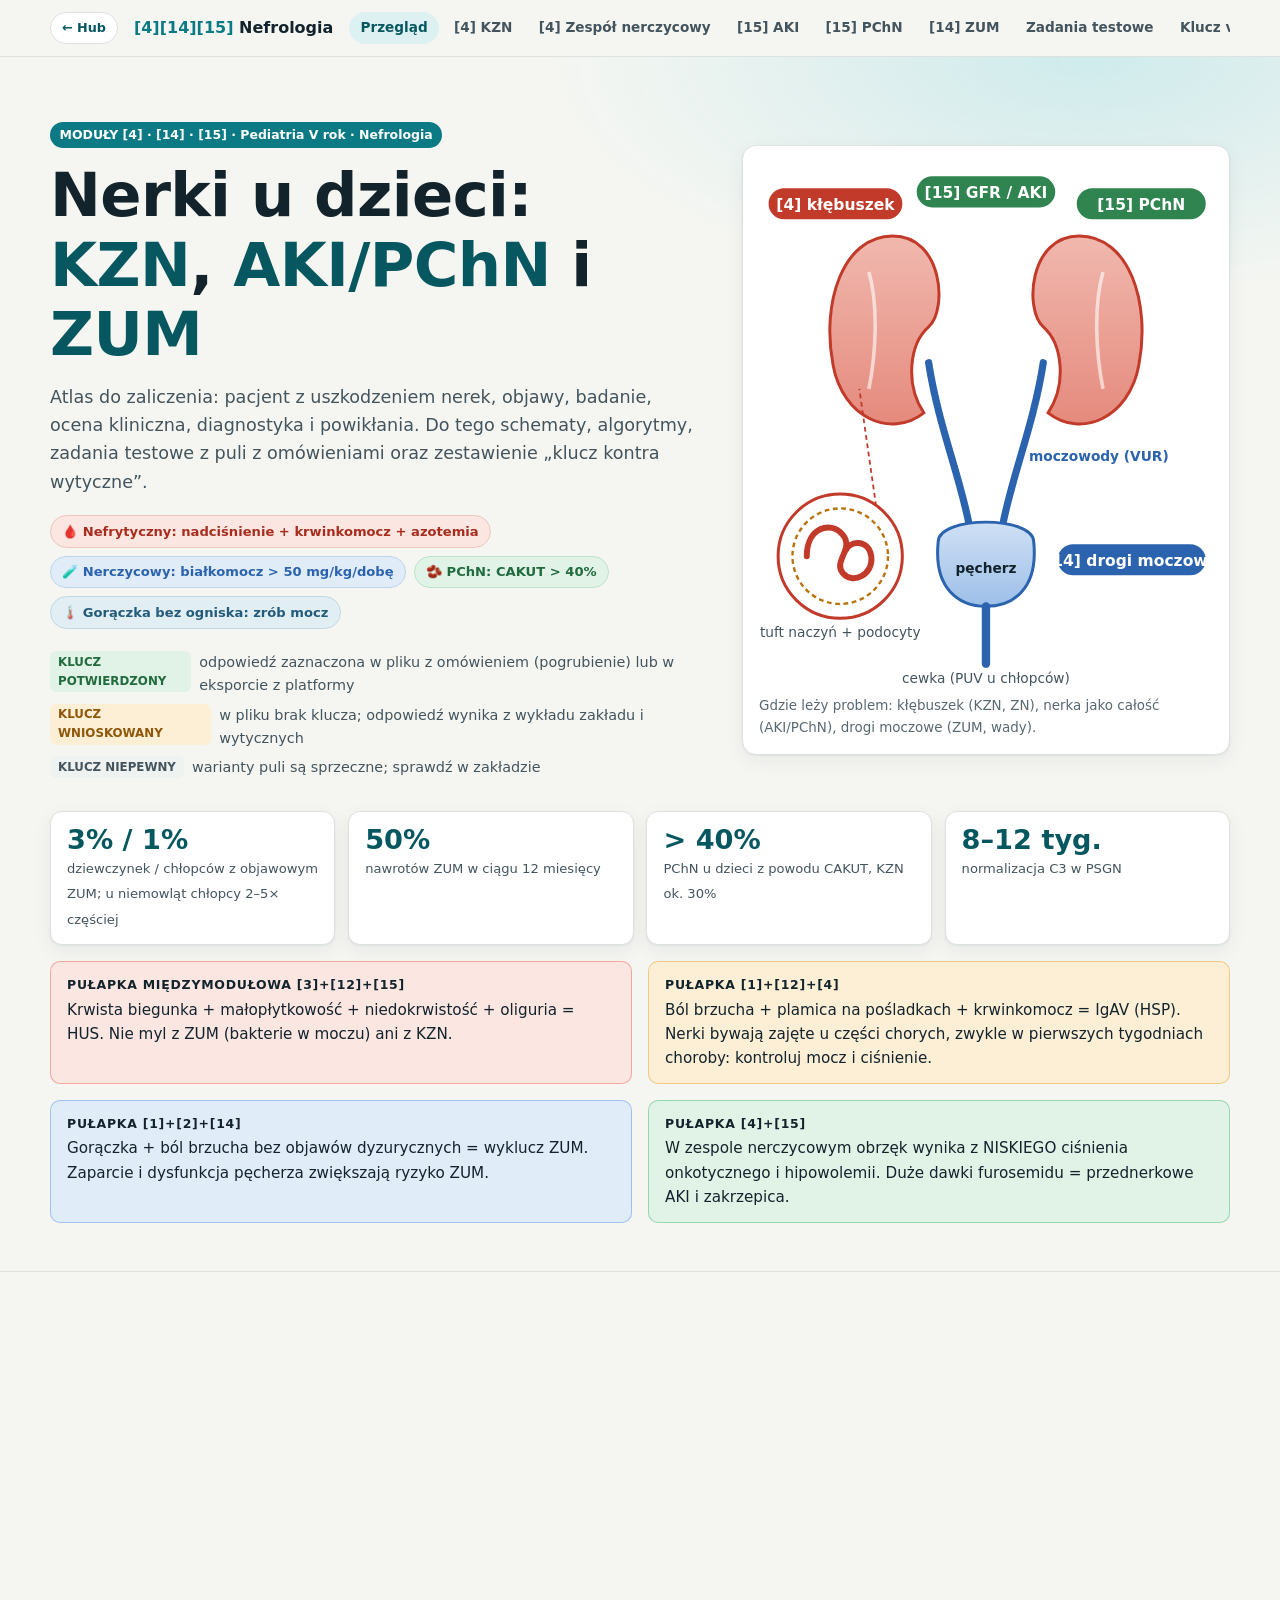
<file: atlasy/modul-4-14-15-nefrologia/index.html>
<!DOCTYPE html>
<html lang="pl">
<head>
<script>
try{const t=localStorage.getItem('pediatria_hub_theme')||'auto';if(t==='dark'||(t==='auto'&&window.matchMedia('(prefers-color-scheme: dark)').matches))document.documentElement.dataset.theme='dark';}catch(e){}
window.addEventListener('storage',e=>{if(e.key==='pediatria_hub_theme'){const t=e.newValue||'auto';if(t==='dark'||(t==='auto'&&window.matchMedia('(prefers-color-scheme: dark)').matches))document.documentElement.dataset.theme='dark';else delete document.documentElement.dataset.theme;}});
window.addEventListener('message',e=>{if(e.data&&e.data.type==='SET_THEME'){if(e.data.theme==='dark')document.documentElement.dataset.theme='dark';else delete document.documentElement.dataset.theme;}});
</script>
<meta charset="utf-8">
<meta name="viewport" content="width=device-width,initial-scale=1,viewport-fit=cover">
<title>[4][14][15] Nefrologia dziecięca – KZN, AKI i PChN, ZUM</title>
<link rel="preconnect" href="https://api.fontshare.com">
<link href="https://api.fontshare.com/v2/css?f[]=satoshi@400,500,700&f[]=cabinet-grotesk@700,800&display=swap" rel="stylesheet" crossorigin="anonymous" media="print" onload="this.media='all'"><noscript><link href="https://api.fontshare.com/v2/css?f[]=satoshi@400,500,700&f[]=cabinet-grotesk@700,800&display=swap" rel="stylesheet" crossorigin="anonymous"></noscript>
<link rel="stylesheet" href="../atlas-base.css">
<link rel="stylesheet" href="style.css">
<link rel="stylesheet" href="../atlas-mobile.css">
</head>
<body>
<nav class="nav" aria-label="Nawigacja"><div class="wrap">
  <a class="hub-back" href="../../index.html">← Hub</a>
  <div class="brand"><b>[4][14][15]</b> <span>Nefrologia</span></div>
  <ul id="navlist">
    <li><a href="#przeglad">Przegląd</a></li>
    <li><a href="#kzn">[4] KZN</a></li>
    <li><a href="#zn">[4] Zespół nerczycowy</a></li>
    <li><a href="#aki">[15] AKI</a></li>
    <li><a href="#pchn">[15] PChN</a></li>
    <li><a href="#zum">[14] ZUM</a></li>
    <li><a href="#zadania">Zadania testowe</a></li>
    <li><a href="#klucz">Klucz vs wytyczne</a></li>
    <li><a href="#pulapki">Pułapki</a></li>
    <li><a href="#zrodla">Źródła</a></li>
  </ul>
</div></nav>

<header class="hero" id="przeglad"><div class="wrap grid">
  <div>
    <span class="tag">MODUŁY [4] · [14] · [15] · Pediatria V rok · Nefrologia</span>
    <h1>Nerki u dzieci:<br><span>KZN</span>, <span>AKI/PChN</span> i <span>ZUM</span></h1>
    <p class="sub">Atlas do zaliczenia: pacjent z uszkodzeniem nerek, objawy, badanie, ocena kliniczna, diagnostyka i powikłania. Do tego schematy, algorytmy, zadania testowe z puli z omówieniami oraz zestawienie „klucz kontra wytyczne”.</p>
    <div class="chips">
      <span class="chip s">🩸 Nefrytyczny: nadciśnienie + krwinkomocz + azotemia</span>
      <span class="chip i">🧪 Nerczycowy: białkomocz &gt; 50 mg/kg/dobę</span>
      <span class="chip e">🫘 PChN: CAKUT &gt; 40%</span>
      <span class="chip f">🌡️ Gorączka bez ogniska: zrób mocz</span>
    </div>
    <div class="legend">
      <div><span class="kb src">KLUCZ POTWIERDZONY</span> odpowiedź zaznaczona w pliku z omówieniem (pogrubienie) lub w eksporcie z platformy</div>
      <div><span class="kb inf">KLUCZ WNIOSKOWANY</span> w pliku brak klucza; odpowiedź wynika z wykładu zakładu i wytycznych</div>
      <div><span class="kb unk">KLUCZ NIEPEWNY</span> warianty puli są sprzeczne; sprawdź w zakładzie</div>
    </div>
  </div>
  <figure class="fig" aria-label="Schemat układu moczowego i modułów">
    <svg viewBox="0 0 380 440" id="heroSvg" role="img" aria-label="Schemat układu moczowego: nerki, moczowody, pęcherz, z oznaczeniem modułów 4, 15 i 14">
      <defs>
        <linearGradient id="kg" x1="0" y1="0" x2="0" y2="1"><stop offset="0" stop-color="#F1B8AE"/><stop offset="1" stop-color="#E58A7D"/></linearGradient>
        <linearGradient id="bg2" x1="0" y1="0" x2="0" y2="1"><stop offset="0" stop-color="#CFE0F5"/><stop offset="1" stop-color="#9DBFE8"/></linearGradient>
      </defs>
      <!-- kidneys -->
      <path d="M112 62 C70 62 52 118 62 170 C70 214 110 232 138 210 C122 186 126 152 142 138 C158 124 154 62 112 62Z" fill="url(#kg)" stroke="#C23B2A" stroke-width="2.5"/>
      <path d="M268 62 C310 62 328 118 318 170 C310 214 270 232 242 210 C258 186 254 152 238 138 C222 124 226 62 268 62Z" fill="url(#kg)" stroke="#C23B2A" stroke-width="2.5"/>
      <path d="M92 92 C100 120 98 160 92 190 M288 92 C280 120 282 160 288 190" stroke="#fff" stroke-opacity=".6" stroke-width="3" fill="none"/>
      <!-- ureters -->
      <path d="M142 168 C150 220 168 262 176 304" stroke="#2B63AE" stroke-width="6" fill="none" stroke-linecap="round"/>
      <path d="M238 168 C230 220 212 262 204 304" stroke="#2B63AE" stroke-width="6" fill="none" stroke-linecap="round"/>
      <!-- bladder -->
      <path d="M150 318 C150 296 230 296 230 318 C234 358 212 372 190 372 C168 372 146 358 150 318Z" fill="url(#bg2)" stroke="#2B63AE" stroke-width="2.5"/>
      <path d="M190 372 L190 420" stroke="#2B63AE" stroke-width="7" stroke-linecap="round"/>
      <!-- glomerulus inset -->
      <circle cx="68" cy="330" r="52" fill="#fff" stroke="#C23B2A" stroke-width="2.5"/>
      <path d="M40 330 C40 306 60 300 70 312 C80 324 62 334 70 344 C78 354 96 346 94 330 C92 316 76 316 72 326" stroke="#C23B2A" stroke-width="5" fill="none" stroke-linecap="round"/>
      <circle cx="68" cy="330" r="40" fill="none" stroke="#B8730F" stroke-width="2" stroke-dasharray="4 3"/>
      <line x1="98" y1="288" x2="84" y2="190" stroke="#C23B2A" stroke-dasharray="4 3" stroke-width="1.5"/>
      <!-- module pills -->
      <g font-weight="800" font-size="13">
        <rect x="8" y="22" width="112" height="26" rx="13" fill="#C23B2A"/><text x="64" y="40" text-anchor="middle" fill="#fff">[4] kłębuszek</text>
        <rect x="132" y="12" width="116" height="26" rx="13" fill="#2F8450"/><text x="190" y="30" text-anchor="middle" fill="#fff">[15] GFR / AKI</text>
        <rect x="266" y="22" width="108" height="26" rx="13" fill="#2F8450"/><text x="320" y="40" text-anchor="middle" fill="#fff">[15] PChN</text>
        <rect x="250" y="320" width="124" height="26" rx="13" fill="#2B63AE"/><text x="312" y="338" text-anchor="middle" fill="#fff">[14] drogi moczowe</text>
      </g>
      <g font-size="11.5" fill="#44545D">
        <text x="226" y="250" font-weight="700" fill="#2B63AE">moczowody (VUR)</text>
        <text x="190" y="344" text-anchor="middle" font-weight="700" fill="#13232C">pęcherz</text>
        <text x="190" y="436" text-anchor="middle">cewka (PUV u chłopców)</text>
        <text x="68" y="398" text-anchor="middle">tuft naczyń + podocyty</text>
      </g>
    </svg>
    <figcaption>Gdzie leży problem: kłębuszek (KZN, ZN), nerka jako całość (AKI/PChN), drogi moczowe (ZUM, wady).</figcaption>
  </figure>
</div>

<div class="wrap" style="margin-top:2rem">
  <div class="kpis">
    <div class="kpi"><b>3% / 1%</b><span>dziewczynek / chłopców z objawowym ZUM; u niemowląt chłopcy 2–5× częściej</span></div>
    <div class="kpi"><b>50%</b><span>nawrotów ZUM w ciągu 12 miesięcy</span></div>
    <div class="kpi"><b>&gt; 40%</b><span>PChN u dzieci z powodu CAKUT, KZN ok. 30%</span></div>
    <div class="kpi"><b>8–12 tyg.</b><span>normalizacja C3 w PSGN</span></div>
  </div>
  <div class="grid2">
    <div class="callout red"><b class="k">Pułapka międzymodułowa [3]+[12]+[15]</b>Krwista biegunka + małopłytkowość + niedokrwistość + oliguria = HUS. Nie myl z ZUM (bakterie w moczu) ani z KZN.</div>
    <div class="callout amber"><b class="k">Pułapka [1]+[12]+[4]</b>Ból brzucha + plamica na pośladkach + krwinkomocz = IgAV (HSP). Nerki bywają zajęte u części chorych, zwykle w pierwszych tygodniach choroby: kontroluj mocz i ciśnienie.</div>
    <div class="callout blue"><b class="k">Pułapka [1]+[2]+[14]</b>Gorączka + ból brzucha bez objawów dyzurycznych = wyklucz ZUM. Zaparcie i dysfunkcja pęcherza zwiększają ryzyko ZUM.</div>
    <div class="callout green"><b class="k">Pułapka [4]+[15]</b>W zespole nerczycowym obrzęk wynika z NISKIEGO ciśnienia onkotycznego i hipowolemii. Duże dawki furosemidu = przednerkowe AKI i zakrzepica.</div>
  </div>
</div>
</header>

<main>
<!-- ================= [4] KZN ================= -->
<section id="kzn"><div class="wrap">
  <div class="sec-head"><span class="bigm m4">[4]</span><div><div class="eyebrow">Kłębuszkowe zapalenia nerek</div><h2>Pacjent z uszkodzeniem nerek</h2></div></div>
  <p class="lead">Najpierw ustal zespół kliniczny (nefrytyczny, nerczycowy, mieszany, RPGN, izolowany krwinkomocz), potem przyczynę. Wykład zakładu: <b>zespół nefrytyczny = nadciśnienie + krwinkomocz + azotemia retencyjna</b>.</p>

  <h3 style="margin-bottom:.6rem">Zespół nefrytyczny kontra nerczycowy</h3>
  <div class="tw" style="margin-bottom:1.5rem"><table class="cmp2">
    <thead><tr><th></th><th class="neph">Zespół nefrytyczny</th><th class="nerc">Zespół nerczycowy</th></tr></thead>
    <tbody>
    <tr><td>Definicja</td><td>nadciśnienie + krwinkomocz + azotemia ± białkomocz, często oliguria</td><td>białkomocz &gt; 50 mg/kg/dobę, albuminy &lt; 25 g/l, cholesterol &gt; 250 mg%, obrzęki</td></tr>
    <tr><td>Mocz</td><td>krwinkomocz glomerularny (erytrocyty dysmorficzne, wałeczki erytrocytarne), „coca-cola”</td><td>mocz pieniący, wałeczki tłuszczowe, krwinkomocz zwykle brak</td></tr>
    <tr><td>Obrzęki</td><td>twarz, powieki; efekt retencji sodu i wody</td><td>powieki, okolica lędźwiowo-krzyżowa, wodobrzusze, płyn w opłucnej; efekt niskiej albuminy</td></tr>
    <tr><td>Ciśnienie</td><td>zwykle podwyższone (50–90% w PSGN)</td><td>prawidłowe lub niskie (hipowolemia)</td></tr>
    <tr><td>C3</td><td>PSGN, MPGN/C3G, toczeń: niskie. IgA, IgAV, Alport, ANCA, anty-GBM: prawidłowe</td><td>prawidłowe (w MCD)</td></tr>
    <tr><td>Przyczyny</td><td>PSGN, nefropatia IgA, IgAV, SLE, RPGN, MPGN</td><td>najczęściej MCD, także FSGS, nefropatie błoniaste, wrodzone (NPHS1)</td></tr>
    <tr><td>Powikłania</td><td>encefalopatia nadciśnieniowa, obrzęk płuc, hiperkaliemia, AKI</td><td>zakrzepica i zatorowość, infekcje (SBP, pneumokoki), hipowolemia i przednerkowe AKI</td></tr>
    <tr><td>Leczenie</td><td>sól i płyny, diuretyk pętlowy, leki hipotensyjne, leczenie przyczynowe</td><td>glikokortykosteroidy, ACE-I, leczenie obrzęków ostrożnie</td></tr>
    </tbody></table></div>

  <div class="grid2" style="margin-bottom:1.5rem">
    <figure class="fig">
      <svg viewBox="0 0 520 470" id="glomSvg" role="img" aria-label="Przekrój kapilary kłębuszkowej z lokalizacją złogów"></svg>
      <figcaption>Przekrój pętli kapilarnej: komórka śródbłonka, błona podstawna (GBM), podocyty z przeponą szczelinową, mezangium. Kropki pokazują, gdzie odkładają się złogi.</figcaption>
    </figure>
    <div class="stack">
      <div class="card">
        <h4>Gdzie leży złóg, tam leży rozpoznanie</h4>
        <ul class="tight small">
          <li><span class="pill r">podnabłonkowe „garby”</span> PSGN (kompleksy z antygenami paciorkowca, C3↓)</li>
          <li><span class="pill b">mezangialne IgA</span> nefropatia IgA i IgAV (C3 prawidłowe)</li>
          <li><span class="pill a">liniowo wzdłuż GBM</span> anty-GBM (Goodpasture: nerki + krwioplucie)</li>
          <li><span class="pill v">podnabłonkowe</span> nefropatia błoniasta (ZN, HBV, SLE)</li>
          <li><span class="pill g">zlanie stóp podocytów</span> MCD: zespół nerczycowy bez złogów (EM)</li>
        </ul>
      </div>
      <div class="callout"><b class="k">Badania z listy zakładu (wykład)</b>Infekcja i ASO, HBV/HCV/EBV, ANA, C3/C4, ANCA, IgA, przeciwciała anty-GBM. Podstawa: ciśnienie, osad moczu, kreatynina, albumina.</div>
      <div class="callout amber"><b class="k">Wiek a diagnoza</b>Noworodek i niemowlę poniżej 1 r.ż. z zespołem nerczycowym: pomyśl o wrodzonym (NPHS1). Młodzież: toczeń, ANCA, FSGS, nefropatia IgA.</div>
    </div>
  </div>

  <h3 style="margin-bottom:.6rem">Karty chorób</h3>
  <div class="dcards" id="kznCards"></div>

  <h3 style="margin:1.8rem 0 .6rem">Oś czasu PSGN</h3>
  <figure class="fig wide"><svg viewBox="0 0 780 330" id="psgnSvg" role="img" aria-label="Oś czasu ostrego popaciorkowcowego KZN: zakażenie, okres utajenia, zespół nefrytyczny, ASO, C3"></svg>
  <figcaption>Okres utajenia: po anginie 1–3 tygodnie, po zakażeniu skóry 3–6 tygodni. Po skórze ASO bywa niskie: oznacz anty-DNazę B.</figcaption></figure>

  <h3 style="margin:1.8rem 0 .6rem">Algorytm diagnostyczny</h3>
  <div class="flow">
    <div class="fn start">Krwinkomocz (erytrocyty dysmorficzne / wałeczki) ± białkomocz ± obrzęki ± nadciśnienie</div><div class="ar">↓</div>
    <div class="fn red"><b>1. Ocena zagrożenia</b>ciśnienie tętnicze, diureza, kreatynina / eGFR, potas, bilans płynów. Szybki wzrost kreatyniny = RPGN, biopsja bez zwłoki</div><div class="ar">↓</div>
    <div class="fn blue"><b>2. Dopełniacz C3/C4, ASO + anty-DNaza B, morfologia</b></div><div class="ar">↓</div>
    <div class="branch">
      <div><div class="fn amber"><b>C3 obniżone</b>PSGN (wraca do normy w 8–12 tyg.), MPGN / C3G (utrzymuje się &gt; 12 tyg.), SLE (C3 i C4 niskie), nefritis shuntowy</div><div class="fn green">ASO↑ + zespół nefrytyczny po anginie = PSGN. Nie wymaga biopsji</div></div>
      <div><div class="fn violet"><b>C3 prawidłowe</b>IgA, IgAV (plamica!), Alport (rodzinnie, niedosłuch), anty-GBM, ANCA, nefropatia cienkich błon</div><div class="fn green">Dalej: ANA, anty-dsDNA, ANCA, anty-GBM, IgA wg obrazu</div></div>
    </div>
    <div class="ar">↓</div>
    <div class="fn"><b>3. Biopsja nerki:</b> RPGN; zespół nerczycowy steroidooporny / zależny / częste nawroty; atypowe PSGN (C3 niskie &gt; 6–12 tyg., utrzymujący się białkomocz); SLE; wątpliwe rozpoznanie</div>
  </div>

  <div class="grid2" style="margin-top:1.5rem">
    <div class="card"><h4>Powikłania ostrego KZN</h4><ul class="tight small">
      <li><b>Nadciśnienie:</b> bóle głowy, drgawki, zaburzenia widzenia (encefalopatia)</li>
      <li><b>Przeciążenie objętościowe:</b> obrzęk płuc, niewydolność krążenia</li>
      <li><b>AKI:</b> oliguria, hiperkaliemia, kwasica, mocznica</li>
      <li><b>RPGN:</b> półksiężyce, utrata nerek w tygodniach</li>
      <li><b>Przewlekłe:</b> PChN (MPGN, FSGS, Alport, SLE, IgA)</li></ul></div>
    <div class="card"><h4>Leczenie PSGN (wg wytycznych)</h4><ul class="tight small">
      <li>Ograniczenie soli i płynów; diuretyk pętlowy przy obrzękach i nadciśnieniu</li>
      <li>Leki hipotensyjne (np. bloker kanału wapniowego); ACE-I ostrożnie przy zaburzonej czynności nerek (hiperkaliemia)</li>
      <li>Antybiotyk (penicylina, 10 dni) przy aktywnym zakażeniu paciorkowcowym</li>
      <li>Dializa: oporna hiperkaliemia, mocznica, przewodnienie</li>
      <li>Brak swoistego leczenia; immunosupresja tylko w RPGN</li></ul></div>
  </div>
</div></section>

<!-- ================= [4] ZN ================= -->
<section id="zn"><div class="wrap">
  <div class="sec-head"><span class="bigm m4">[4]</span><div><div class="eyebrow">Zespół nerczycowy u dzieci</div><h2>Białkomocz, obrzęki, powikłania</h2></div></div>
  <p class="lead">Zdecydowana większość zespołów nerczycowych u dzieci jest pierwotna, a 95% przypadków jest steroidowrażliwych (wykład 4). Najczęstszy obraz w biopsji: zmiany minimalne.</p>
  <div class="grid2">
    <figure class="fig">
      <svg viewBox="0 0 520 330" id="znSvg" role="img" aria-label="Patofizjologia zespołu nerczycowego"></svg>
      <figcaption>Łańcuch: utrata albuminy → niskie ciśnienie onkotyczne → obrzęk i hipowolemia → powikłania.</figcaption>
    </figure>
    <div class="stack">
      <div class="card"><h3>Algorytm leczenia pierwszego epizodu</h3><ul class="tight small">
        <li>Wiek 1–10 lat, zespół czysto nerczycowy: <b>prednizon doustnie bez biopsji</b></li>
        <li>Wykład zakładu: 60 mg/m²/dobę × 6 tyg., potem 40 mg/m² co drugi dzień × 6 tyg., plus ACE-I</li>
        <li>IPNA 2022: 60 mg/m² (2 mg/kg, max 60 mg) × 4 lub 6 tyg., następnie 40 mg/m² co drugi dzień × 4 lub 6 tyg.</li>
        <li>Steroidowrażliwość = remisja w ciągu 4 tygodni</li>
        <li>Biopsja: steroidooporność, steroidozależność, częste nawroty, cechy nefrytyczne, wiek &lt; 1 r.ż.</li>
        <li>Druga linia: inhibitory kalcyneuryny (cyklosporyna, takrolimus); cyklofosfamid (wg wykładu)</li></ul></div>
      <div class="callout red"><b class="k">Czerwone flagi w ZN</b>Asymetryczny obrzęk kończyny lub nagła duszność (zakrzepica / zatorowość), gorączka z bólem brzucha (SBP), hipowolemia z oligurią (przednerkowe AKI), krwiomocz i nadciśnienie (zmiana rozpoznania).</div>
      <div class="callout green"><b class="k">Genetyka (wykład 4)</b>NPHS1 – nefryna, wrodzony typ fiński. NPHS2 – podocyna, steroidooporny. WT1 – Denys-Drash (guz Wilmsa, wady narządów płciowych).</div>
    </div>
  </div>
</div></section>

<!-- ================= [15] AKI ================= -->
<section id="aki"><div class="wrap">
  <div class="sec-head"><span class="bigm m15">[15]</span><div><div class="eyebrow">Ostre uszkodzenie / niewydolność nerek</div><h2>AKI: objawy, badanie, plan diagnostyki</h2></div></div>
  <p class="lead">Najczęstsza przyczyna zależy od wieku: noworodek – niedotlenienie, 1 mż.–3 r.ż. – HUS, powyżej 3 lat – KZN i choroby śródmiąższowe (wykład 12). Zawsze szukaj odwodnienia, wstrząsu i niedrożności dróg moczowych.</p>

  <div class="grid2" style="margin-bottom:1.5rem">
    <figure class="fig">
      <svg viewBox="0 0 520 300" id="akiSvg" role="img" aria-label="Przednerkowe, nerkowe i zanerkowe AKI"></svg>
      <figcaption>Trzy przedziały AKI: dopływ krwi (przednerkowe), miąższ (nerkowe), odpływ moczu (zanerkowe).</figcaption>
    </figure>
    <div class="tw"><table>
      <thead><tr><th>Przednerkowe</th><th>Nerkowe</th><th>Zanerkowe</th></tr></thead>
      <tbody><tr>
        <td>odwodnienie, trzecia przestrzeń, wstrząs, ACE-I/ARB, NLPZ</td>
        <td>ATN, mioglobina/hemoglobina, HUS, KZN, AIN (beta-laktamy, sulfonamidy, NLPZ), choroby układowe, TLS, CAKUT</td>
        <td>PUV, zwężenia, kamica, pęcherz neurogenny, krystalurie (sulfonamidy, MTX, indynawir)</td></tr>
        <tr><td colspan="3" class="small"><b>Wg wieku:</b> noworodek – hipowolemia, asfiksja, zakrzepica żył nerkowych, aminoglikozydy, PUV; niemowlę 1 mż–3 r.ż. – HUS, odwodnienie; &gt; 3 r.ż. – KZN, choroby śródmiąższowe.</td></tr></tbody></table></div>
  </div>

  <div class="grid2" style="margin-bottom:1.5rem">
    <div>
      <h3 style="margin-bottom:.5rem">Kryteria i stopnie (KDIGO 2012)</h3>
      <div class="tw"><table>
        <thead><tr><th>Stopień</th><th>Kreatynina</th><th>Diureza</th></tr></thead>
        <tbody>
        <tr><td><span class="pill g">1</span></td><td>1,5–1,9× lub wzrost ≥ 0,3 mg/dl</td><td>&lt; 0,5 ml/kg/h przez 6–12 h</td></tr>
        <tr><td><span class="pill a">2</span></td><td>2,0–2,9×</td><td>&lt; 0,5 ml/kg/h przez ≥ 12 h</td></tr>
        <tr><td><span class="pill r">3</span></td><td>≥ 3× lub ≥ 4 mg/dl, RRT, eGFR &lt; 35 (&lt; 18 lat)</td><td>&lt; 0,3 ml/kg/h ≥ 24 h lub anuria ≥ 12 h</td></tr></tbody></table></div>
      <p class="footnote">Rozpoznanie AKI: wzrost kreatyniny ≥ 0,3 mg/dl w 48 h, albo ≥ 1,5× wartości wyjściowej w 7 dni, albo diureza &lt; 0,5 ml/kg/h przez 6 h.</p>
    </div>
    <div>
      <h3 style="margin-bottom:.5rem">pRIFLE (wykład zakładu)</h3>
      <div class="tw"><table>
        <thead><tr><th>Klasa</th><th>eGFR / kreatynina</th><th>Diureza</th></tr></thead>
        <tbody>
        <tr><td><span class="pill g">Risk</span></td><td>eGFR −25% (kreat. 1,5×)</td><td>&lt; 0,5 ml/kg/h × 8 h</td></tr>
        <tr><td><span class="pill a">Injury</span></td><td>eGFR −50% (2×)</td><td>&lt; 0,5 ml/kg/h × 16 h</td></tr>
        <tr><td><span class="pill r">Failure</span></td><td>eGFR −75% (3×)</td><td>&lt; 0,3 ml/kg/h × 24 h lub anuria 12 h</td></tr>
        <tr><td><span class="pill v">Loss / ESKD</span></td><td>utrata funkcji &gt; 4 tyg. / &gt; 3 mies.</td><td></td></tr></tbody></table></div>
    </div>
  </div>

  <h3 style="margin-bottom:.5rem">Przednerkowe kontra nerkowe (ATN)</h3>
  <div class="tw" style="margin-bottom:1.5rem"><table>
    <thead><tr><th>Parametr</th><th>Przednerkowe</th><th>Nerkowe (ATN)</th></tr></thead>
    <tbody>
    <tr><td>Osmolalność moczu</td><td>&gt; 500 mOsm/kg</td><td>&lt; 350</td></tr>
    <tr><td>Na w moczu</td><td>&lt; 10–20 mmol/l</td><td>&gt; 30–40</td></tr>
    <tr><td>FENa</td><td>&lt; 1% (noworodek &lt; 2%)</td><td>&gt; 1% (noworodek &gt; 2%)</td></tr>
    <tr><td>Mocznik mocz/surowica</td><td>&gt; 10</td><td>&lt; 10</td></tr>
    <tr><td>Osad moczu</td><td>prawidłowy</td><td>walcowate wałeczki ziarniste</td></tr>
    <tr><td>Ciężar właściwy</td><td>&gt; 1,015</td><td>&lt; 1,009</td></tr></tbody></table></div>

  <div class="grid2">
    <div class="card"><h4>Plan diagnostyki AKI</h4><ul class="tight small">
      <li><b>Wywiad:</b> biegunka i wymioty, krew w stolcu (HUS), gardło/skóra 1–3 tyg. wcześniej (PSGN), leki (aminoglikozydy, NLPZ, ACE-I), kontrast, chemioterapia (TLS), krwiomocz, zaburzenia mikcji</li>
      <li><b>Badanie:</b> masa ciała i bilans, nawodnienie, ciśnienie, obrzęki, wybroczyny (HUS, DIC), żółtaczka, cewnik/pęcherz wyczuwalny</li>
      <li><b>Badania:</b> kreatynina, mocznik, jonogram (K!), gazometria, morfologia z rozmazem (schistocyty), LDH, bilirubina, haptoglobina, C3/C4, mocz z osadem, Na w moczu, FENa</li>
      <li><b>Obrazowanie:</b> USG nerek z dopplerem (zakrzepica żyły nerkowej, wodonercze, wielkość)</li></ul></div>
    <div class="card"><h4>Leczenie i wskazania do RRT</h4><ul class="tight small">
      <li>Leczenie przyczynowe; odstawić nefrotoksyny, dostosować dawki leków</li>
      <li>Nawodnienie (wykład 20: 10–20 ml/kg); diuretyk pętlowy dopiero po optymalnym nawodnieniu (wykład 20: furosemid 1–5 mg/kg/24 h)</li>
      <li>Białko 1,5 g/kg, energia 30–40 kcal/kg/dobę</li>
      <li><b>RRT:</b> K &gt; 6,5; mocznik &gt; 150 mg/dl lub wzrost &gt; 50 mg/dl/dobę; oporne przewodnienie, obrzęk płuc/mózgu, zapalenie opłucnej/osierdzia mocznicowe, skaza mocznicowa, oporne nadciśnienie, śpiączka</li>
      <li>Metody: dializa otrzewnowa (Tenckhoff), CVVHD/HF/HDF, SCUF, SLEDD</li></ul></div>
  </div>

  <h3 style="margin:1.8rem 0 .6rem">Zespół hemolityczno-mocznicowy</h3>
  <div class="dcards" id="husCards"></div>
</div></section>

<!-- ================= [15] PChN ================= -->
<section id="pchn"><div class="wrap">
  <div class="sec-head"><span class="bigm m15">[15]</span><div><div class="eyebrow">Przewlekła choroba nerek</div><h2>PChN: stadia, przyczyny, powikłania</h2></div></div>
  <p class="lead">PChN: uszkodzenie nerek lub GFR &lt; 60 ml/min/1,73 m² przez ≥ 3 miesiące. Klasyfikacja KDIGO 2024: przyczyna, kategoria G i kategoria albuminurii A.</p>
  <figure class="fig wide" style="margin-bottom:1.5rem"><svg viewBox="0 0 780 190" id="gfrSvg" role="img" aria-label="Stadia PChN G1 do G5 według GFR"></svg>
  <figcaption>Stadia G wg GFR (ml/min/1,73 m²). KDIGO 2024 dodaje kategorie albuminurii A1–A3 oraz przyczynę (klasyfikacja CGA).</figcaption></figure>

  <div class="grid2">
    <div class="card"><h3>Przyczyny PChN u dzieci</h3><div class="bars" id="barsPchn"></div>
      <p class="footnote">CAKUT: wady układu moczowego, nefropatia refluksowa i zaporowa. Inne: HUS, cystynoza, Alport.</p></div>
    <figure class="fig"><svg viewBox="0 0 520 420" id="pchnMap" role="img" aria-label="Mapa powikłań PChN"></svg>
      <figcaption>Powikłania i leczenie: patrz każdy gałąź jako parę „problem → leczenie”.</figcaption></figure>
  </div>

  <div class="grid2" style="margin-top:1.5rem">
    <div class="card"><h4>Objawy i badanie</h4><ul class="tight small">
      <li>Poliuria i nocyturia (upośledzone zagęszczanie), nadciśnienie, bladość (niedokrwistość)</li>
      <li>Zahamowanie wzrastania, krzywica nerkowa, ból kostny, zakażenia układu moczowego</li>
      <li>Świąd, nudności, zaburzenia snu, kardiomiopatia, zapalenie osierdzia w mocznicy</li>
      <li>Płytki: dysfunkcja (krwawienia), kwasica oddechowa Kussmaula</li></ul></div>
    <div class="card"><h4>Zaplanowanie diagnostyki</h4><ul class="tight small">
      <li>Mocznik, kreatynina, cystatyna C, kwas moczowy, K, Na, Ca, P, PTH, 25(OH)D₃, gazometria, morfologia</li>
      <li>Mocz: osad, UPCR / UACR (oba u dzieci wg KDIGO 2024)</li>
      <li>USG, CUM, scyntygrafia (DMSA/MAG3), echo serca, ABPM</li>
      <li><b>Bez kontrastu jodowego</b> przy niskim GFR (urografia nieprzydatna)</li></ul></div>
  </div>
  <div class="callout blue" style="margin-top:1rem"><b class="k">Leczenie (wykład 20)</b>ACE-I/ARB przy nadciśnieniu i białkomoczu, erytropoetyna + żelazo, leczenie MBD (ograniczenie fosforanów, wiązacze, aktywna witamina D), wodorowęglan przy kwasicy, hormon wzrostu, odpowiednia podaż kalorii. W stadium G5: dializa i przeszczep. Dawkowanie wg protokołu ośrodka.</div>
</div></section>

<!-- ================= [14] ZUM ================= -->
<section id="zum"><div class="wrap">
  <div class="sec-head"><span class="bigm m14">[14]</span><div><div class="eyebrow">Zakażenia układu moczowego u dzieci</div><h2>Objawy, przyczyny, czynniki ryzyka, postępowanie</h2></div></div>
  <p class="lead">Postacie: bezobjawowa bakteriuria, zapalenie pęcherza, ostre odmiedniczkowe zapalenie nerek (OOZN), przewlekłe odmiedniczkowe zapalenie z bliznami. U niemowląt droga krwiopochodna, potem wstępująca.</p>

  <h3 style="margin-bottom:.5rem">Obraz kliniczny wg wieku</h3>
  <div class="tw" style="margin-bottom:1.5rem"><table>
    <thead><tr><th>Wiek</th><th>Charakterystyczne objawy</th><th>Uwaga</th></tr></thead>
    <tbody>
    <tr><td><b>Noworodek</b></td><td>przedłużająca się żółtaczka, sepsa, słabe ssanie, hipotermia lub gorączka, brak przyrostu</td><td>posiew krwi i moczu; USG u każdego</td></tr>
    <tr><td><b>Niemowlę</b></td><td>gorączka bez ogniska, wymioty, biegunka, odmowa jedzenia, niepokój, brak przyrostów („maski”: przewód pokarmowy, OUN, upośledzone wchłanianie)</td><td>chłopcy 2–5× częściej; mocz z cewnika</td></tr>
    <tr><td><b>1–5 lat</b></td><td>gorączka, ból brzucha, wymioty, zmiana wzorca mikcji, nietrzymanie moczu, nieprzyjemny zapach moczu</td><td>gorączka + ból brzucha bez dyzurii = ZUM</td></tr>
    <tr><td><b>Wiek szkolny / nastolatek</b></td><td>dyzuria, częstomocz, parcie, ból nadłonowy, krwiomocz; OOZN: gorączka, dreszcze, ból w lędźwiach (Goldflam)</td><td>S. saprophyticus u dziewcząt; seksualna aktywność</td></tr></tbody></table></div>

  <div class="grid2" style="margin-bottom:1.5rem">
    <div>
      <h3 style="margin-bottom:.5rem">Kryteria „fińskie” OOZN (wykład 19)</h3>
      <div class="crit"><div><b>&gt; 38°C</b>gorączka</div><div><b>OB↑</b>podwyższone OB</div><div><b>CRP↑</b>podwyższone CRP</div><div><b>Goldflam</b>ból uciśnięcia lędźwi</div></div>
      <p class="footnote">3 z 4 kryteriów uprawdopodabnia OOZN. DMSA: ogniska zmniejszonego wychwytu = ostre zakażenie lub blizna (nieobecność ognisk rozpoznania nie wyklucza).</p>
    </div>
    <div class="callout red"><b class="k">Nie wyklucza ZUM</b>Prawidłowe badanie ogólne moczu nie wyklucza ZUM; o rozpoznaniu decyduje posiew. Leukocyturia i bakteriuria w osadzie wspierają rozpoznanie.</div>
  </div>

  <h3 style="margin-bottom:.5rem">Zbiórka moczu i progi bakteriurii</h3>
  <div class="tw" style="margin-bottom:.5rem"><table>
    <thead><tr><th>Metoda</th><th>Próg (wykład 19)</th><th>Ocena w puli i wytycznych</th></tr></thead>
    <tbody>
    <tr><td>Nakłucie nadłonowe</td><td>każdy wzrost</td><td><span class="pill g">najbardziej jałowe</span>, nie rutynowo</td></tr>
    <tr><td>Cewnikowanie</td><td>&gt; 10³/ml</td><td><span class="pill g">rutynowa metoda u niemowląt (klucz puli)</span>; AAP 2026: ≥ 10 000 CFU/ml</td></tr>
    <tr><td>Środkowy strumień po umyciu</td><td>&gt; 10⁵/ml</td><td>starsze dzieci kontrolujące mikcję</td></tr>
    <tr><td>Woreczek jałowy</td><td>10⁵/ml</td><td><span class="pill r">niezalecany do potwierdzenia</span>: wartość ma tylko wynik jałowy</td></tr></tbody></table></div>
  <p class="footnote" style="margin-bottom:1.5rem">Mocz na posiew pobierz PRZED pierwszą dawką antybiotyku.</p>

  <div class="grid2" style="margin-bottom:1.5rem">
    <div class="card"><h4>Etiologia</h4><ul class="tight small">
      <li><b>E. coli</b> – najczęstsza; <b>Klebsiella</b>, <b>Proteus</b> (ok. 30% u chłopców; ureaza → kamica struwitowa)</li>
      <li><b>S. saprophyticus</b> – ok. 30% zapaleń pęcherza u dziewcząt w wieku szkolnym (G+)</li>
      <li><b>Adenowirus</b> – krwotoczne zapalenie pęcherza</li>
      <li><b>Candida</b> – cukrzyca, immunosupresja, cewnik</li>
      <li>Kamica: wapniowa ok. 90%, moczanowa 8%, cystynowa 2%</li></ul></div>
    <figure class="fig"><svg viewBox="0 0 520 380" id="zumMap" role="img" aria-label="Mapa czynników ryzyka ZUM"></svg>
      <figcaption>Czynniki ryzyka: staza, anatomia, funkcja pęcherza i jelita, higiena i procedury.</figcaption></figure>
  </div>

  <div class="grid2" style="margin-bottom:1.5rem">
    <div class="card"><h4>Postępowanie (wykład 19)</h4><ul class="tight small">
      <li><b>OOZN:</b> antybiotyk 10–14 dni, empirycznie, potem wg antybiogramu</li>
      <li>Posiew kontrolny: po 14 dniach; przy braku poprawy – po 48 godzinach leczenia</li>
      <li>Wykluczyć wadę układu moczowego; <b>chemioprofilaktyka do zakończenia diagnostyki</b></li>
      <li><b>Zapalenie pęcherza:</b> leczenie doustne wg antybiogramu, 3–5 dni (EAU/ESPU)</li>
      <li><b>Bezobjawowa bakteriuria:</b> &gt; 5 lat bez leczenia; &lt; 5 lat wg antybiogramu</li>
      <li>Higiena, regulacja stolca, regularne mikcje, odpowiednia podaż płynów</li></ul></div>
    <div class="card"><h4>Wskazania do hospitalizacji</h4><ul class="tight small">
      <li>Wiek &lt; 3 miesięcy (zwykle), toksyczny wygląd, wymioty, odwodnienie</li>
      <li>Brak poprawy po 48 godzinach, podejrzenie urosepsy</li>
      <li>Nieprawidłowa anatomia (PUV, hydronefroza), niewydolność nerek</li>
      <li>Niemożność leczenia doustnego</li></ul></div>
  </div>

  <h3 style="margin-bottom:.5rem">Obrazowanie po ZUM i odpływ pęcherzowo-moczowodowy</h3>
  <figure class="fig wide" style="margin-bottom:1rem"><svg viewBox="0 0 800 330" id="vurSvg" role="img" aria-label="Stopnie odpływu pęcherzowo-moczowodowego od I do V"></svg>
  <figcaption>Międzynarodowa klasyfikacja VUR w CUM. Złoty standard rozpoznania: cystouretrografia mikcyjna.</figcaption></figure>
  <div class="cmp" style="margin-bottom:1rem">
    <div class="a"><b class="k">Pod zaliczenie (wg puli/zakładu)</b>Po OOZN: USG; CUM i DMSA w zależności od roku i grupy (warianty F, C, 5. rok, S1). VUR: CUM. PUV: cystoskopia. Chemioprofilaktyka do zakończenia diagnostyki.</div>
    <div class="b"><b class="k">Aktualnie klinicznie (wg wytycznych)</b>AAP, EAU: USG po pierwszym gorączkowym ZUM, VCUG selektywnie (nieprawidłowe USG, nawrót, atypowo). NICE: obrazowanie rutynowo nie służy do lokalizacji ani wykrywania VUR. AAP 2026: profilaktyka selektywna, USG słabo wykrywa VUR.</div>
  </div>
  <div class="callout amber"><b class="k">Pułapka</b>Przed CUM mocz musi być jałowy; NICE zaleca profilaktykę doustną przez 3 dni, z CUM w drugiej dobie. Zastawki cewki tylnej występują tylko u chłopców: noworodek z małowodziem, pogrubiałym pęcherzem i obustronnym wodonerczem.</div>
</div></section>

<!-- ================= ZADANIA ================= -->
<section id="zadania"><div class="wrap">
  <div class="eyebrow">Część G · Wyróżnione</div>
  <h2>Zadania testowe z puli i omówienia</h2>
  <p class="lead">Zadania pochodzą z plików zakładu (A17, C, D, F 2020, zestawy S1–S7 2025/26, pytania Moodle, pula V roku). Wybierz odpowiedź, aby zobaczyć omówienie. Znacznik „✎ opcje uzupełnione” oznacza, że pula podaje tylko klucz lub fragment, a opcje odtworzono. „Zadanie autorskie” to uzupełnienie z wykładu i wytycznych.</p>
  <div class="card" style="margin-bottom:1.2rem">
    <h3>Zestaw zadań według tematu</h3>
    <p class="small" style="margin-bottom:.6rem">Liczba zadań na tej stronie w danym obszarze. Pytania często powtarzają się w wielu grupach i rocznikach puli.</p>
    <div class="bars" id="barsPool"></div>
  </div>
  <div class="qtools">
    <div class="filters" id="qFilters" style="margin:0">
      <button aria-pressed="true" data-f="all">Wszystkie</button>
      <button aria-pressed="false" data-f="m4">[4] KZN i ZN</button>
      <button aria-pressed="false" data-f="m15">[15] AKI i PChN</button>
      <button aria-pressed="false" data-f="m14">[14] ZUM</button>
      <button aria-pressed="false" data-f="x">Międzymodułowe</button>
      <button aria-pressed="false" data-f="gap">Klucz vs wytyczne</button>
      <button aria-pressed="false" data-f="unk">Klucz niepewny</button>
    </div>
    <span class="sp"></span>
    <button class="btn" id="rand10">Losuj 10</button>
    <button class="btn o" id="resetQ">Wyczyść wyniki</button>
  </div>
  <div id="quiz"></div>
  <div class="score" id="score">Wynik: 0 / 0</div>
</div></section>

<!-- ================= KLUCZ vs WYTYCZNE ================= -->
<section id="klucz"><div class="wrap">
  <div class="eyebrow">Część H</div>
  <h2>Klucz kontra wytyczne</h2>
  <p class="lead">Tam, gdzie klucz puli odbiega od współczesnych standardów, na zaliczeniu obowiązuje klucz zakładu, a w praktyce klinicznej wytyczne.</p>
  <div class="tw"><table id="gapTable"></table></div>
  <div class="callout red" style="margin-top:1rem"><b class="k">Pytania bez klucza w plikach</b>Pula nie podaje klucza do pytania „badanie USG po rozpoznaniu pierwszego epizodu ZUM zalecane jest u dzieci w wieku poniżej: 6 / 12 / 18 / 24 / 48 mies.” (S7 #46). W wytycznych AAP i EAU USG wykonuje się po każdym pierwszym gorączkowym ZUM u niemowląt i małych dzieci. Zapytaj zakład o klucz.</div>
</div></section>

<!-- ================= PUŁAPKI ================= -->
<section id="pulapki"><div class="wrap">
  <div class="eyebrow">Część I</div>
  <h2>Pułapki, perełki i punkty wspólne</h2>
  <div class="grid3" id="pearls" style="margin-bottom:1.5rem"></div>
  <figure class="fig wide"><svg viewBox="0 0 860 470" id="crossSvg" role="img" aria-label="Mapa powiązań modułów 4, 14, 15 z innymi"></svg><figcaption>Mapa powiązań modułów do szybkiej powtórki.</figcaption></figure>
  <div class="grid2" id="traps" style="margin-top:1.5rem"></div>
</div></section>

<!-- ================= ŹRÓDŁA ================= -->
<section id="zrodla"><div class="wrap">
  <div class="eyebrow">Część J</div>
  <h2>Źródła</h2>
  <div class="grid2">
    <div class="card"><h3>Pliki zakładu (priorytet 1)</h3><ul class="tight srcs small">
      <li>Wykład 4: Zespół nerczycowy</li>
      <li>Wykład 12: Niewydolność nerek u dzieci</li>
      <li>Wykład 19: Zakażenia układu moczowego</li>
      <li>Wykład 20: Ostre uszkodzenie nerek i PChN (Żakowska-Żych)</li>
      <li>Pule A17, C, D 2019/20, F 2020 z omówieniami; zestawy S1, S2, S3, S4, S5, S7 2025/26; pytania Moodle (Pediatria_lek); Kiedraś</li>
      <li>Nie było osobnego wykładu o KZN w folderze: treść KZN pochodzi z pul, wykładu o zespole nerczycowym i omówień</li></ul></div>
    <div class="card"><h4>Wytyczne i przeglądy (priorytet 2)</h4><ul class="tight srcs small">
      <li><a href="https://pmc.ncbi.nlm.nih.gov/articles/PMC9589698/pdf/467_2022_Article_5739.pdf">IPNA 2022: zespół nerczycowy steroidowrażliwy (Trautmann 2023)</a></li>
      <li><a href="https://ncbi.nlm.nih.gov/pmc/articles/PMC7316686/">IPNA: zespół nerczycowy steroidooporny</a></li>
      <li><a href="https://kdigo.org/wp-content/uploads/2016/10/KDIGO-2012-AKI-Guideline-English.pdf">KDIGO 2012: AKI</a></li>
      <li><a href="https://kdigo.org/wp-content/uploads/2025/03/KDIGO-2024-CKD-Guideline-Key-Takeaways-for-Pediatricians.pdf">KDIGO 2024: PChN, uwagi dla pediatrów</a></li>
      <li><a href="https://uroweb.org/guidelines/paediatric-urology/chapter/urinary-tract-infections-in-children">EAU/ESPU: ZUM u dzieci (2025)</a></li>
      <li><a href="https://www.nice.org.uk/guidance/ng224">NICE NG224: ZUM u dzieci poniżej 16 lat</a></li>
      <li><a href="https://publications.aap.org/pediatrics/article/138/6/e20163026/52686/Reaffirmation-of-AAP-Clinical-Practice-Guideline?autologincheck=redirected">AAP 2011/2016: ZUM u dzieci 2–24 mies.</a></li>
      <li><a href="https://publications.aap.org/aapnews/news/35967/New-AAP-guideline-reframes-diagnosis-management-of">AAP 2026: ZUM u dzieci 8 dni–5 lat (omówienie)</a></li>
      <li><a href="https://academic.oup.com/ndt/article/40/10/1843/8197890">NDT 2025: PSGN u dzieci, standard leczenia</a></li>
      <li><a href="https://pmc.ncbi.nlm.nih.gov/articles/PMC3228372/">Podejście do dziecka z ostrym KZN</a></li></ul></div>
  </div>
  <p class="footnote" style="margin-top:1rem">Dawek leków nie podaję poza tymi, które zawiera wykład zakładu lub cytowana wytyczna. Dawkowanie ustala aktualna charakterystyka produktu i protokół ośrodka.</p>
</div></section>
</main>

<script src="data.js"></script>
<script src="../atlas-hub-sync.js"></script>
<script src="app.js"></script>
</body>
</html>
</file>
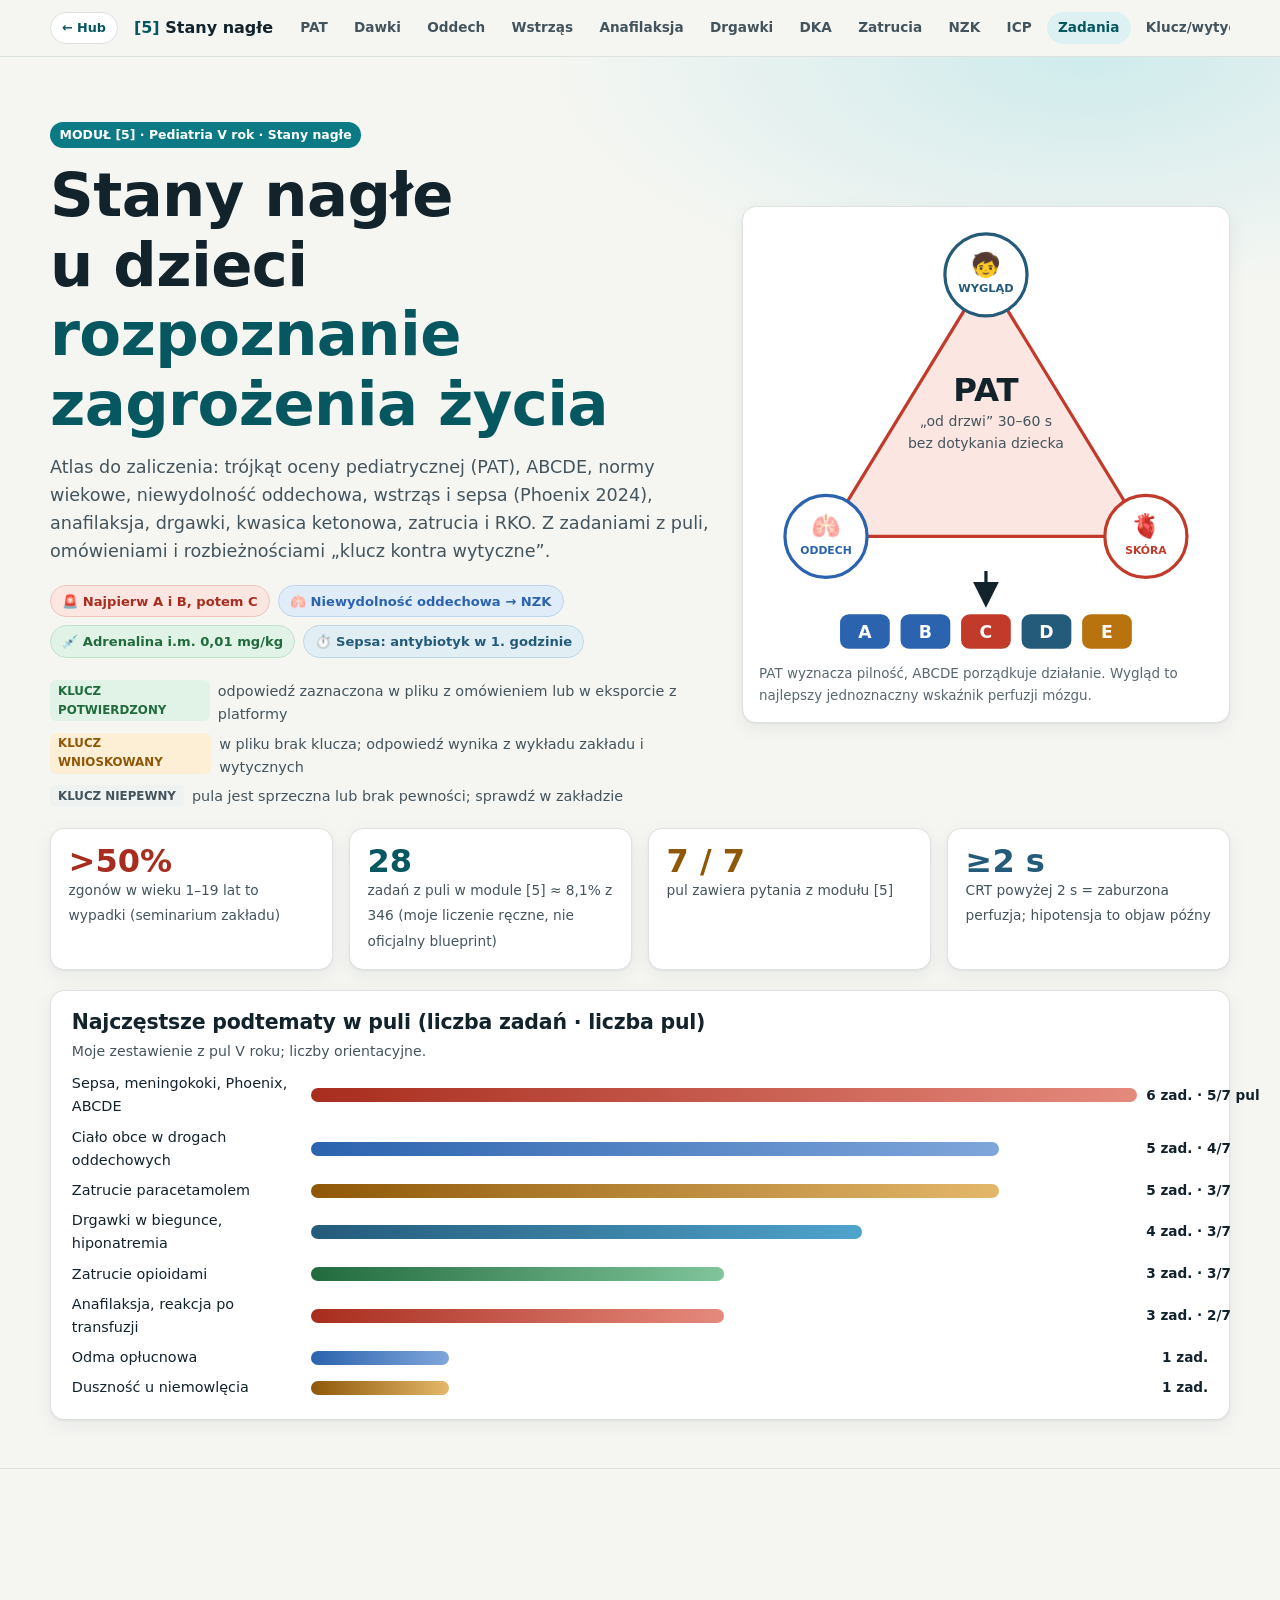
<file: atlasy/modul-5-stany-nagle/index.html>
<!DOCTYPE html>
<html lang="pl">
<head>
<script>
try{const t=localStorage.getItem('pediatria_hub_theme')||'auto';if(t==='dark'||(t==='auto'&&window.matchMedia('(prefers-color-scheme: dark)').matches))document.documentElement.dataset.theme='dark';}catch(e){}
window.addEventListener('storage',e=>{if(e.key==='pediatria_hub_theme'){const t=e.newValue||'auto';if(t==='dark'||(t==='auto'&&window.matchMedia('(prefers-color-scheme: dark)').matches))document.documentElement.dataset.theme='dark';else delete document.documentElement.dataset.theme;}});
window.addEventListener('message',e=>{if(e.data&&e.data.type==='SET_THEME'){if(e.data.theme==='dark')document.documentElement.dataset.theme='dark';else delete document.documentElement.dataset.theme;}});
</script>
<meta charset="utf-8">
<meta name="viewport" content="width=device-width,initial-scale=1,viewport-fit=cover">
<title>[5] Stany nagłe u dzieci – atlas do zaliczenia z pediatrii</title>
<link rel="preconnect" href="https://api.fontshare.com">
<link href="https://api.fontshare.com/v2/css?f[]=satoshi@400,500,700&f[]=cabinet-grotesk@700,800&display=swap" rel="stylesheet" crossorigin="anonymous" media="print" onload="this.media='all'"><noscript><link href="https://api.fontshare.com/v2/css?f[]=satoshi@400,500,700&f[]=cabinet-grotesk@700,800&display=swap" rel="stylesheet" crossorigin="anonymous"></noscript>
<link rel="stylesheet" href="../atlas-base.css">
<link rel="stylesheet" href="style.css">
<link rel="stylesheet" href="../atlas-mobile.css">
</head>
<body>
<nav class="nav" aria-label="Nawigacja"><div class="wrap">
  <a class="hub-back" href="../../index.html">← Hub</a>
  <div class="brand"><b>[5]</b> <span>Stany nagłe</span></div>
  <ul id="navlist">
    <li><a href="#pat">PAT</a></li>
    <li><a href="#normy">Dawki</a></li>
    <li><a href="#oddech">Oddech</a></li>
    <li><a href="#wstrzas">Wstrząs</a></li>
    <li><a href="#anafilaksja">Anafilaksja</a></li>
    <li><a href="#drgawki">Drgawki</a></li>
    <li><a href="#dka">DKA</a></li>
    <li><a href="#zatrucia">Zatrucia</a></li>
    <li><a href="#nzk">NZK</a></li>
    <li><a href="#icp">ICP</a></li>
    <li><a href="#zadania">Zadania</a></li>
    <li><a href="#klucz">Klucz/wytyczne</a></li>
    <li><a href="#pulapki">Pułapki</a></li>
    <li><a href="#zrodla">Źródła</a></li>
  </ul>
</div></nav>

<header class="hero"><div class="wrap grid">
  <div>
    <span class="tag">MODUŁ [5] · Pediatria V rok · Stany nagłe</span>
    <h1>Stany nagłe u dzieci<br><span>rozpoznanie zagrożenia życia</span></h1>
    <p class="sub">Atlas do zaliczenia: trójkąt oceny pediatrycznej (PAT), ABCDE, normy wiekowe, niewydolność oddechowa, wstrząs i sepsa (Phoenix 2024), anafilaksja, drgawki, kwasica ketonowa, zatrucia i RKO. Z zadaniami z puli, omówieniami i rozbieżnościami „klucz kontra wytyczne”.</p>
    <div class="chips">
      <span class="chip s">🚨 Najpierw A i B, potem C</span>
      <span class="chip i">🫁 Niewydolność oddechowa → NZK</span>
      <span class="chip e">💉 Adrenalina i.m. 0,01 mg/kg</span>
      <span class="chip f">⏱️ Sepsa: antybiotyk w 1. godzinie</span>
    </div>
    <div class="legend">
      <div><span class="kb src">KLUCZ POTWIERDZONY</span> odpowiedź zaznaczona w pliku z omówieniem lub w eksporcie z platformy</div>
      <div><span class="kb inf">KLUCZ WNIOSKOWANY</span> w pliku brak klucza; odpowiedź wynika z wykładu zakładu i wytycznych</div>
      <div><span class="kb unk">KLUCZ NIEPEWNY</span> pula jest sprzeczna lub brak pewności; sprawdź w zakładzie</div>
    </div>
  </div>
  <figure class="fig" aria-label="Schemat: trójkąt PAT i ABCDE">
    <svg viewBox="0 0 420 400" role="img" aria-label="Trójkąt oceny pediatrycznej: wygląd, praca oddychania, krążenie skóry, prowadzące do ABCDE">
      <polygon points="210,48 62,290 358,290" fill="#FBE6E2" stroke="#C23B2A" stroke-width="3" stroke-linejoin="round"/>
      <circle cx="210" cy="48" r="38" fill="#fff" stroke="#245B7A" stroke-width="3"/><text x="210" y="46" text-anchor="middle" font-size="22">🧒</text><text x="210" y="64" text-anchor="middle" font-size="10.5" font-weight="800" fill="#245B7A">WYGLĄD</text>
      <circle cx="62" cy="290" r="38" fill="#fff" stroke="#2B63AE" stroke-width="3"/><text x="62" y="288" text-anchor="middle" font-size="22">🫁</text><text x="62" y="306" text-anchor="middle" font-size="10" font-weight="800" fill="#2B63AE">ODDECH</text>
      <circle cx="358" cy="290" r="38" fill="#fff" stroke="#C23B2A" stroke-width="3"/><text x="358" y="288" text-anchor="middle" font-size="22">🫀</text><text x="358" y="306" text-anchor="middle" font-size="10" font-weight="800" fill="#C23B2A">SKÓRA</text>
      <text x="210" y="165" text-anchor="middle" font-size="30" font-weight="800" fill="#13232C" font-family="Cabinet Grotesk">PAT</text>
      <text x="210" y="188" text-anchor="middle" font-size="13" fill="#44545D">„od drzwi” 30–60 s</text>
      <text x="210" y="208" text-anchor="middle" font-size="13" fill="#44545D">bez dotykania dziecka</text>
      <path d="M210 322 v22" stroke="#13232C" stroke-width="3" marker-end="url(#ar)"/>
      <defs><marker id="ar" markerWidth="8" markerHeight="8" refX="4" refY="4" orient="auto"><path d="M0 0 L8 4 L0 8z" fill="#13232C"/></marker></defs>
      <g font-weight="800" font-size="16" text-anchor="middle" transform="translate(29 0)">
        <rect x="46" y="362" width="46" height="32" rx="8" fill="#2B63AE"/><text x="69" y="384" fill="#fff">A</text>
        <rect x="102" y="362" width="46" height="32" rx="8" fill="#2B63AE"/><text x="125" y="384" fill="#fff">B</text>
        <rect x="158" y="362" width="46" height="32" rx="8" fill="#C23B2A"/><text x="181" y="384" fill="#fff">C</text>
        <rect x="214" y="362" width="46" height="32" rx="8" fill="#245B7A"/><text x="237" y="384" fill="#fff">D</text>
        <rect x="270" y="362" width="46" height="32" rx="8" fill="#B8730F"/><text x="293" y="384" fill="#fff">E</text>
      </g>
    </svg>
    <figcaption>PAT wyznacza pilność, ABCDE porządkuje działanie. Wygląd to najlepszy jednoznaczny wskaźnik perfuzji mózgu.</figcaption>
  </figure>
</div>
<div class="wrap">
  <div class="kpis">
    <div class="kpi r"><b>&gt;50%</b><span>zgonów w wieku 1–19 lat to wypadki (seminarium zakładu)</span></div>
    <div class="kpi"><b>28</b><span>zadań z puli w module [5] ≈ 8,1% z 346 (moje liczenie ręczne, nie oficjalny blueprint)</span></div>
    <div class="kpi a"><b>7 / 7</b><span>pul zawiera pytania z modułu [5]</span></div>
    <div class="kpi v"><b>≥2 s</b><span>CRT powyżej 2 s = zaburzona perfuzja; hipotensja to objaw późny</span></div>
  </div>
  <div class="card">
    <h2>Najczęstsze podtematy w puli (liczba zadań · liczba pul)</h2>
    <p class="small" style="margin-bottom:.6rem">Moje zestawienie z pul V roku; liczby orientacyjne.</p>
    <div class="bars" id="barsFreq"></div>
  </div>
</div></header>

<main>
<!-- ============ A ============ -->
<section id="pat"><div class="wrap">
  <div class="eyebrow">Część A · Szybka ocena chorego</div>
  <h2>PAT i ABCDE: jak rozpoznać zagrożenie życia</h2>
  <p class="lead">NZK u dziecka jest zwykle wtórne do niewydolności oddechowej lub krążeniowej, dlatego ocena zaczyna się od patrzenia i słuchania, a nie od badania. Kliknij wierzchołek trójkąta, aby zobaczyć, co oceniamy.</p>
  <div class="tri-wrap">
    <figure class="fig">
      <svg class="tri" viewBox="0 0 420 360" id="triSvg" role="group" aria-label="Interaktywny trójkąt PAT">
        <polygon points="210,48 60,290 360,290" fill="#F5F6F2" stroke="#9AA7AD" stroke-width="3" stroke-linejoin="round"/>
        <g class="v on" data-k="a" tabindex="0" role="button" aria-label="Wygląd"><circle cx="210" cy="48" r="42" fill="#E1EFF5" stroke="#245B7A" stroke-width="3"/><text x="210" y="46" text-anchor="middle" font-size="24">🧒</text><text x="210" y="66" text-anchor="middle" font-size="11" font-weight="800" fill="#245B7A">WYGLĄD</text></g>
        <g class="v" data-k="b" tabindex="0" role="button" aria-label="Praca oddychania"><circle cx="60" cy="290" r="42" fill="#E1ECF9" stroke="#2B63AE" stroke-width="3"/><text x="60" y="288" text-anchor="middle" font-size="24">🫁</text><text x="60" y="308" text-anchor="middle" font-size="10.5" font-weight="800" fill="#2B63AE">ODDYCHANIE</text></g>
        <g class="v" data-k="c" tabindex="0" role="button" aria-label="Krążenie skóry"><circle cx="360" cy="290" r="42" fill="#FBE6E2" stroke="#C23B2A" stroke-width="3"/><text x="360" y="288" text-anchor="middle" font-size="24">🫀</text><text x="360" y="308" text-anchor="middle" font-size="10.5" font-weight="800" fill="#C23B2A">KRĄŻENIE</text></g>
        <text x="210" y="190" text-anchor="middle" font-size="26" font-weight="800" fill="#13232C" font-family="Cabinet Grotesk">PAT</text>
        <text x="210" y="212" text-anchor="middle" font-size="12" fill="#44545D">kliknij wierzchołek</text>
      </svg>
    </figure>
    <div>
      <div class="card" id="triPanel"></div>
      <div class="ticls" id="ticls" aria-label="Mnemonik TICLS"></div>
    </div>
  </div>

  <h3 style="margin:2rem 0 .6rem">Wnioski z PAT: co jest nieprawidłowe?</h3>
  <div class="tw"><table class="pat" id="patTable"></table></div>
  <p class="small" style="margin-top:.5rem">Interpretacja PAT i mnemonik TICLS: standard AAP/PALS, spójny z seminarium zakładu (wygląd, praca oddychania, krążenie skóry). Tag [5].</p>

  <h3 style="margin:2rem 0 .8rem">ABCDE: schemat badania i reakcji</h3>
  <div class="grid2">
    <div class="card"><div class="flow" id="abcde"></div></div>
    <div class="stack">
      <div class="hlp"><b>Pierwsze 10 minut przy niestabilnym dziecku</b>
        <div class="steps" style="margin-top:.6rem" id="ten"></div>
      </div>
    </div>
  </div>
</div></section>

<!-- ============ B ============ -->
<section id="normy"><div class="wrap">
  <div class="eyebrow">Część B · Wiek decyduje o diagnozie</div>
  <h2>Normy wiekowe i kalkulator dawek</h2>
  <p class="lead">Wartości z seminarium zakładu. Zakres 1–2 lat nie jest w slajdzie podany, więc wykres go nie rysuje.</p>
  <div class="grid2">
    <figure class="fig"><svg viewBox="0 0 560 360" id="normSvg" role="img" aria-label="Zakresy prawidłowe tętna i częstości oddechów według wieku"></svg><figcaption>Zakresy prawidłowe: tętno (czerwony) i częstość oddechów (niebieski) wg wieku.</figcaption></figure>
    <div class="card calc">
      <h3>Kalkulator: norma i próg hipotensji dla wieku</h3>
      <div class="in"><label>Wiek (lata): <output id="ageOut">4</output><input type="range" id="age" min="0" max="17" value="4"></label></div>
      <div class="tw"><table id="normOut"></table></div>
      <p class="small">Progi hipotensji: poniżej 70 mmHg (1 mies.–1 r.ż.), poniżej 70 + 2×wiek (1–10 lat), poniżej 90 mmHg (11–17 lat). Diureza prawidłowa: ≥1 ml/kg/h (niemowlęta ≥2 ml/kg/h).</p>
    </div>
  </div>

  <h3 style="margin:2rem 0 .6rem">Kalkulator dawek wg masy ciała</h3>
  <div class="card calc">
    <div class="in"><label>Masa ciała (kg): <output id="wOut">20</output><input type="range" id="wt" min="3" max="80" value="20"></label>
      <label>lub wpisz<input type="number" id="wtNum" min="3" max="80" value="20"></label></div>
    <div class="tw"><table class="dose" id="doseTable"></table></div>
    <p class="small">Wszystkie dawki mają źródło w kolumnie 3. Kalkulator pokazuje wyliczenie pomocnicze do nauki. Przy leczeniu kieruj się protokołem oddziału i aktualnymi charakterystykami produktów. Brak dawki w tabeli = brak pewnego źródła w materiałach Projektu.</p>
  </div>
</div></section>

<!-- ============ C ============ -->
<section id="oddech"><div class="wrap">
  <div class="eyebrow">Część C · Niewydolność oddechowa</div>
  <h2>Niewydolność oddechowa: górne vs dolne drogi</h2>
  <p class="lead">Stridor wdechowy to przeszkoda w drogach górnych, świsty wydechowe w dolnych. Objawy alarmowe wg seminarium: stękanie, rozszerzanie skrzydełek nosa, „cicha klatka”.</p>
  <div class="grid2">
    <div class="card"><div class="flow" id="respTree"></div></div>
    <div class="card"><h3>Niedrożność ciałem obcym: algorytm</h3><div class="flow" id="fbTree" style="margin-top:.7rem"></div></div>
  </div>
  <h3 style="margin:2rem 0 .6rem">Porównanie najczęstszych stanów</h3>
  <div class="tw"><table class="vs" id="respTable"></table></div>
  <div class="grid3" style="margin-top:1rem">
    <div class="callout red"><b class="k">🚩 Zapalenie nagłośni</b>Nie badać gardła, nie układać na płasko. Anestezjolog, sala operacyjna lub OIT, posiew krwi, cefalosporyna i.v. po zabezpieczeniu dróg oddechowych.</div>
    <div class="callout amber"><b class="k">⚠️ Krup</b>Deksametazon 0,15–0,6 mg/kg p.o. (lub budezonid), adrenalina wziewnie i tlen przy cięższym przebiegu (seminarium zakładu).</div>
    <div class="callout blue"><b class="k">💨 Astma zagrażająca życiu</b>Tlen, SABA, ipratropium, GKS; zakład wymienia też adrenalinę i.m. i teofilinę. Cicha klatka = ostrzeżenie.</div>
  </div>
</div></section>

<!-- ============ D ============ -->
<section id="wstrzas"><div class="wrap">
  <div class="eyebrow">Część D · Krążenie</div>
  <h2>Wstrząs i sepsa</h2>
  <p class="lead">Wstrząs to niedostateczna perfuzja tkanek. U dzieci kompensacja (tachykardia, skurcz naczyń) długo utrzymuje ciśnienie, więc hipotensja jest objawem późnym.</p>
  <div class="grid4" id="shockTypes"></div>

  <h3 style="margin:2rem 0 .6rem">Odwodnienie: stopnie i objawy</h3>
  <div class="grid2">
    <div class="tw"><table id="dehyTable"></table></div>
    <figure class="fig"><svg viewBox="0 0 520 220" id="dehySvg" role="img" aria-label="Skala odwodnienia: poniżej 5%, 5–10%, powyżej 10%"></svg><figcaption>Zapotrzebowanie dobowe wg wykładu zakładu: 100 ml/kg (1–10 kg), 50 ml/kg (10–20 kg), 20 ml/kg (&gt;20 kg).</figcaption></figure>
  </div>

  <h3 style="margin:2rem 0 .6rem">Kalkulator Phoenix (sepsa dziecięca, 2024)</h3>
  <p class="small" style="margin-bottom:.7rem">Pomoc dydaktyczna. Punkty układu oddechowego wymagają wyniku SpO₂/FiO₂ i rodzaju wentylacji; w tym kalkulatorze wybierasz je ręcznie. Progi MAP wg wieku z uproszczonej ścieżki Nationwide Children’s.</p>
  <div class="phx-grid">
    <div class="phx" id="phx"></div>
    <div class="phx"><div class="res" id="phxRes"></div>
      <button class="btn o" id="phxCase" style="margin-top:.8rem">Wczytaj przypadek 1 z seminarium (4 lata, angina)</button>
      <button class="btn o" id="phxReset" style="margin-top:.5rem">Wyczyść</button></div>
  </div>

  <div class="grid2" style="margin-top:1.4rem">
    <div class="card"><h3>🩸 Przypadek 1 · 4-latek z anginą paciorkowcową</h3>
      <ul class="tight small"><li>RR 80/40 (MAP 53), HR 140/min, CRT 3 s</li><li>WBC 28 tys., CRP 140, mleczany 25 mg/dl (≈2,8 mmol/l)</li><li>Fibrynogen 95 mg/dl, PLT 95 tys.: DIC</li><li>Phoenix: koagulacja 2 pkt → sepsa. MAP powyżej progu → 0 pkt krążenia</li><li>Leczenie wg seminarium: penicylina 100 000 j.m./kg/dobę przez 10 dni, wsparcie krążenia</li></ul></div>
    <div class="card"><h3>🕐 Antybiotyk i płyny</h3>
      <ul class="tight small"><li>Śmiertelność zależy od czasu do podania antybiotyku (omówienie F 2020 #38)</li><li>Bolusy 0,9% NaCl 10–20 ml/kg z reewaluacją po każdym (seminarium zakładu)</li><li>Posiewy przed antybiotykiem, ale bez zwlekania</li><li>Cel: CRT &lt;2 s, diureza ≥1 ml/kg/h, poprawa świadomości</li></ul></div>
  </div>
</div></section>

<!-- ============ E ============ -->
<section id="anafilaksja"><div class="wrap">
  <div class="eyebrow">Część E · Alergologia w stanach nagłych</div>
  <h2>Anafilaksja</h2>
  <p class="lead">Rozpoznanie: ostry początek ze zmianami skórnymi lub śluzówkowymi i objawami oddechowymi albo hipotensją, albo ≥2 układy po kontakcie z alergenem. Pierwszy lek: adrenalina i.m.</p>
  <div class="grid2">
    <div class="card"><h3>Algorytm</h3><div class="flow" id="anaFlow" style="margin-top:.7rem"></div></div>
    <div class="stack">
      <div class="card"><h3>🍦 Przypadek 2 · 6-latek z astmą i alergią pokarmową</h3>
        <p class="small">Anafilaksja po lodach. Wg seminarium zakładu: adrenalina i.m. 1 mg/ml w dawce 0,01 mg/kg (0,1 ml na 10 kg), maks. 0,5 mg, udo przednio-boczne, powtarzanie co 5–10 min. Dodatkowo: klemastyna 0,05 mg/kg (maks. 2 mg), hydrokortyzon 5 mg/kg (maks. 300 mg) lub deksametazon, bolus 10–20 ml/kg, salbutamol 0,1–0,15 mg/kg przy skurczu oskrzeli. Obserwacja 4–24 h; zaopatrzenie w autowstrzykiwacz (0,15 / 0,3 / 0,5 mg).</p></div>
      <div class="callout amber"><b class="k">Progi ciśnienia skurczowego w anafilaksji</b>&lt;70 mmHg (1 mies.–1 rok), &lt;70 + 2×wiek (1–10 lat), &lt;90 mmHg (11–17 lat) wg seminarium zakładu.</div>
      <div class="callout green"><b class="k">Dawki autowstrzykiwaczy</b>0,15 mg dla ok. 7,5–25(30) kg, 0,3 mg dla &gt;25–30 kg (EAACI 2021). ERC 2025 First Aid: 0,15 mg (1–5 lat), 0,3 mg (6–12 lat), 0,5 mg (&gt;12 lat).</div>
    </div>
  </div>
</div></section>

<!-- ============ F ============ -->
<section id="drgawki"><div class="wrap">
  <div class="eyebrow">Część F · Neurologia w stanach nagłych</div>
  <h2>Drgawki i stan padaczkowy</h2>
  <p class="lead">Napad trwający ≥5 min traktujemy jak stan padaczkowy. Zawsze oceń glikemię, Na⁺ i Ca²⁺, a przy gorączce neuroinfekcję.</p>
  <figure class="fig wide scroll"><svg class="min" viewBox="0 0 800 250" id="szSvg" role="img" aria-label="Drabina czasowa leczenia stanu padaczkowego"></svg><figcaption>Drabina czasowa wg przeglądu PMC9491331, NICE NG217 i ścieżki Children’s Colorado. Dawki w kalkulatorze powyżej.</figcaption></figure>
  <div class="grid3" style="margin-top:1rem">
    <div class="callout blue"><b class="k">Przyczyny wg wieku</b>Noworodek: niedotlenienie, hipoglikemia, hipokalcemia, zakażenie. Niemowlę/mały dziecko: gorączka, biegunka z hiponatremią, neuroinfekcja. Starsze: padaczka, zatrucie, urazy.</div>
    <div class="callout red"><b class="k">🚩 Biegunka + drgawki</b>Pomyśl o hiponatremii (płyny hipotoniczne). Pula: 5 zadań [3]+[5].</div>
    <div class="callout amber"><b class="k">⚠️ LP</b>Przeciwwskazana przy cechach wzrostu ICP: zaburzenia oddychania, nadciśnienie, bradykardia (triada Cushinga).</div>
  </div>
</div></section>

<!-- ============ G ============ -->
<section id="dka"><div class="wrap">
  <div class="eyebrow">Część G · Endokrynologia w stanach nagłych</div>
  <h2>Kwasica ketonowa (DKA)</h2>
  <p class="lead">Hiperglikemia, ketonemia, ketonuria i kwasica metaboliczna. Oddech Kussmauła kompensuje kwasicę. Pierwszą manifestacją cukrzycy typu 1 może być DKA.</p>
  <div class="grid2">
    <div class="card"><div class="flow" id="dkaFlow"></div></div>
    <div class="stack">
      <div class="callout red"><b class="k">Obrzęk mózgu w DKA</b>Występuje u ok. 1%. Sygnały: ból głowy, bradykardia, zaburzenia świadomości. Leczenie (ISPAD 2022): mannitol 0,5–1 g/kg w 10–15 min lub 3% NaCl 2,5–5 ml/kg; unikać nadmiaru płynów.</div>
      <div class="cmp"><div class="a"><b class="k">Pod zaliczenie (wg puli/zakładu)</b>0,9% NaCl 10 ml/kg; insulina po opanowaniu wstrząsu.</div><div class="b"><b class="k">Aktualnie klinicznie (wg wytycznych)</b>ISPAD: 10–20 ml/kg (BSPED 10 ml/kg przy wstrząsie); insulina ≥1 h po rozpoczęciu płynów, 0,05–0,1 j./kg/h, bez bolusa.</div></div>
    </div>
  </div>
</div></section>

<!-- ============ H ============ -->
<section id="zatrucia"><div class="wrap">
  <div class="eyebrow">Część H · Toksykologia</div>
  <h2>Zatrucia: toksydromy i odtrutki</h2>
  <div class="tw"><table id="toxTable"></table></div>
  <h3 style="margin:2rem 0 .6rem">Paracetamol: oś czasu</h3>
  <figure class="fig wide scroll"><svg class="min" viewBox="0 0 780 250" id="paraSvg" role="img" aria-label="Oś czasu postępowania w zatruciu paracetamolem"></svg><figcaption>Poziom paracetamolu przed 4 h nie jest miarodajny. Schemat NAC australijski (RCH, NSW ACI); w Polsce obowiązują protokoły lokalne i konsultacja z Ośrodkiem Informacji Toksykologicznej.</figcaption></figure>
</div></section>

<!-- ============ I ============ -->
<section id="nzk"><div class="wrap">
  <div class="eyebrow">Część I · Resuscytacja</div>
  <h2>Zatrzymanie krążenia u dziecka</h2>
  <div class="grid2">
    <div class="card"><h3>Sekwencja PBLS wg ERC 2025</h3><div class="flow" id="pblsFlow" style="margin-top:.7rem"></div></div>
    <div class="stack">
      <div class="card"><h3>Odwracalne przyczyny: 4H i 4T</h3>
        <div class="fourh" style="margin-top:.6rem"><ul><li><b>H</b> Hipoksja</li><li><b>H</b> Hipowolemia</li><li><b>H</b> Hipo-/hiperkaliemia, zaburzenia metaboliczne</li><li><b>H</b> Hipo-/hipertermia</li></ul>
        <ul><li><b>T</b> Odma prężna</li><li><b>T</b> Tamponada serca</li><li><b>T</b> Toksyny</li><li><b>T</b> Zakrzepica / zatorowość</li></ul></div></div>
      <div class="callout blue"><b class="k">Leki i defibrylacja (ERC 2025)</b>Adrenalina 10 µg/kg i.v./i.o. (maks. 1 mg) co 3–5 min. Rytm defibrylacyjny: adrenalina i amiodaron 5 mg/kg (maks. 300 mg) po 3. wyładowaniu; druga dawka adrenaliny i amiodaronu 150 mg po 5. wyładowaniu.</div>
      <div class="callout amber"><b class="k">Stosunek uciśnięć</b>Noworodek po porodzie 3:1 · dziecko 15:2 (PBLS) · 30:2 (nieprzeszkolony ratownik).</div>
    </div>
  </div>
</div></section>

<!-- ============ J ============ -->
<section id="icp"><div class="wrap">
  <div class="eyebrow">Część J · Neurochirurgia w stanach nagłych</div>
  <h2>Wzrost ciśnienia śródczaszkowego (ICP)</h2>
  <div class="grid3">
    <div class="card" style="box-shadow:var(--shadow),inset 0 3px 0 0 var(--red)"><h3>Triada Cushinga</h3><div style="display:flex;flex-wrap:wrap;gap:.4rem;margin:.5rem 0"><span class="sev r">↑ ciśnienie tętnicze</span><span class="sev a">↓ tętno</span><span class="sev b">nieregularny oddech</span></div><p class="small">Późny objaw zagrażającego wgłobienia.</p></div>
    <div class="card" style="box-shadow:var(--shadow),inset 0 3px 0 0 var(--blue)">
      <svg viewBox="0 0 220 110" aria-label="Łóżko z głową uniesioną do 30 stopni"><line x1="10" y1="90" x2="210" y2="90" stroke="#9AA7AD" stroke-width="3"/><line x1="70" y1="90" x2="160" y2="52" stroke="#2B63AE" stroke-width="6" stroke-linecap="round"/><line x1="70" y1="90" x2="10" y2="90" stroke="#2B63AE" stroke-width="6" stroke-linecap="round"/><circle cx="170" cy="46" r="14" fill="#E1ECF9" stroke="#2B63AE" stroke-width="3"/><path d="M95 90 A25 25 0 0 1 93 78" stroke="#C23B2A" stroke-width="3" fill="none"/><text x="108" y="82" font-size="13" font-weight="800" fill="#C23B2A">30°</text></svg>
      <h3>Postępowanie</h3><p class="small">Głowa uniesiona do 30°, linia środkowa, tlen, unikanie hipotensji. Mannitol 0,25–0,5 g/kg (wykład zakładu). LP przeciwwskazana.</p></div>
    <div class="card" style="box-shadow:var(--shadow),inset 0 3px 0 0 var(--amber)"><h3>Pamiętaj</h3><p class="small">Guz tylnego dołu [9] dziecka z porannymi wymiotami i bólem głowy to częsty scenariusz ICP. Najpierw obrazowanie, potem ewentualna LP.</p></div>
  </div>
</div></section>

<!-- ============ ZADANIA ============ -->
<section id="zadania"><div class="wrap">
  <div class="eyebrow">Część K · Wyróżnione</div>
  <h2>Zadania testowe z puli i omówienia</h2>
  <p class="lead">Zadania pochodzą z plików zakładu (grupy A17, C, D 2014, F 2015 i 2020, S1–S7, eksport z platformy). Część zadań jest autorska lub ma uzupełnione opcje (oznaczone). Wybierz odpowiedź, aby sprawdzić; omówienie rozwija się po wyborze.</p>
  <div class="card" style="margin-bottom:1.2rem">
    <h3>Zestaw zadań według tematu</h3>
    <div class="bars" id="barsPool" style="margin-top:.6rem"></div>
  </div>
  <div class="qtools">
    <div class="filters" id="qFilters" style="margin:0"></div>
    <span class="sp"></span>
    <button class="btn" id="rand10">🎲 Losuj 10</button>
    <button class="btn o" id="resetQ">Resetuj</button>
  </div>
  <div id="quiz"></div>
  <div class="score" id="score" role="status">Wynik: 0 / 0</div>
</div></section>

<section id="klucz"><div class="wrap">
  <div class="eyebrow">Część L</div>
  <h2>Pod zaliczenie kontra aktualnie klinicznie</h2>
  <div class="tw"><table id="gapTable"></table></div>
</div></section>

<section id="pulapki"><div class="wrap">
  <div class="eyebrow">Część M</div>
  <h2>Połączenia międzymodułowe, flagi i perełki</h2>
  <div class="grid2">
    <figure class="fig wide scroll"><svg class="min" viewBox="0 0 680 500" id="crossSvg" role="img" aria-label="Mapa połączeń modułu 5 z pozostałymi modułami"></svg><figcaption>Moduł [5] i tematy, w których stan nagły łączy się z innymi modułami.</figcaption></figure>
    <div class="stack" id="traps"></div>
  </div>
  <div class="grid3" style="margin-top:1.4rem">
    <div class="callout red"><b class="k">🚩 Red flags</b><ul class="tight"><li>Stękanie, cicha klatka, sinica, zaburzenia świadomości</li><li>CRT &gt;2 s, tachykardia, nitkowate tętno</li><li>Wybroczyny + gorączka + wstrząs</li><li>Ślinotok i niemożność picia</li><li>Triada Cushinga</li></ul></div>
    <div class="callout green"><b class="k">💎 High-yield</b><ul class="tight"><li>Adrenalina i.m. 0,01 mg/kg w anafilaksji</li><li>Biegunka + drgawki → Na⁺</li><li>NZK: oddechowe → bradykardia/asystolia</li><li>Opioidy → miosis → nalokson</li></ul></div>
    <div class="callout amber"><b class="k">⚠️ Pułapki</b><ul class="tight"><li>Adrenalina s.c. w kluczu vs i.m.</li><li>30:2 vs 15:2 vs 3:1</li><li>Hipotensja to objaw późny</li><li>Nie badać gardła przy epiglottitis</li><li>LP przy wzroście ICP</li></ul></div>
  </div>
</div></section>
</main>

<footer id="zrodla"><div class="wrap">
  <div class="eyebrow">Źródła</div>
  <h2>Źródła i uwagi</h2>
  <ul class="tight" id="srcList"></ul>
  <p class="small" style="margin-top:1rem">Pod zaliczenie obowiązuje klucz puli i wykładu zakładu. Tam, gdzie klucz jest przestarzały, podano drugą kolumnę „aktualnie klinicznie”. Dawek nie wyznaczano z pamięci: każda ma źródło (seminarium zakładu, wykład lub wytyczna z listy). Licznik 28 zadań (8,1% z 346) to moje ręczne zestawienie, nie oficjalny blueprint. Weryfikuj lokalne protokoły (np. NAC, leki przeciwdrgawkowe) przed zastosowaniem klinicznym.</p>
</div></footer>
<script src="data.js"></script>
<script src="../atlas-hub-sync.js"></script>
<script src="app.js"></script>
</body>
</html>
</file>
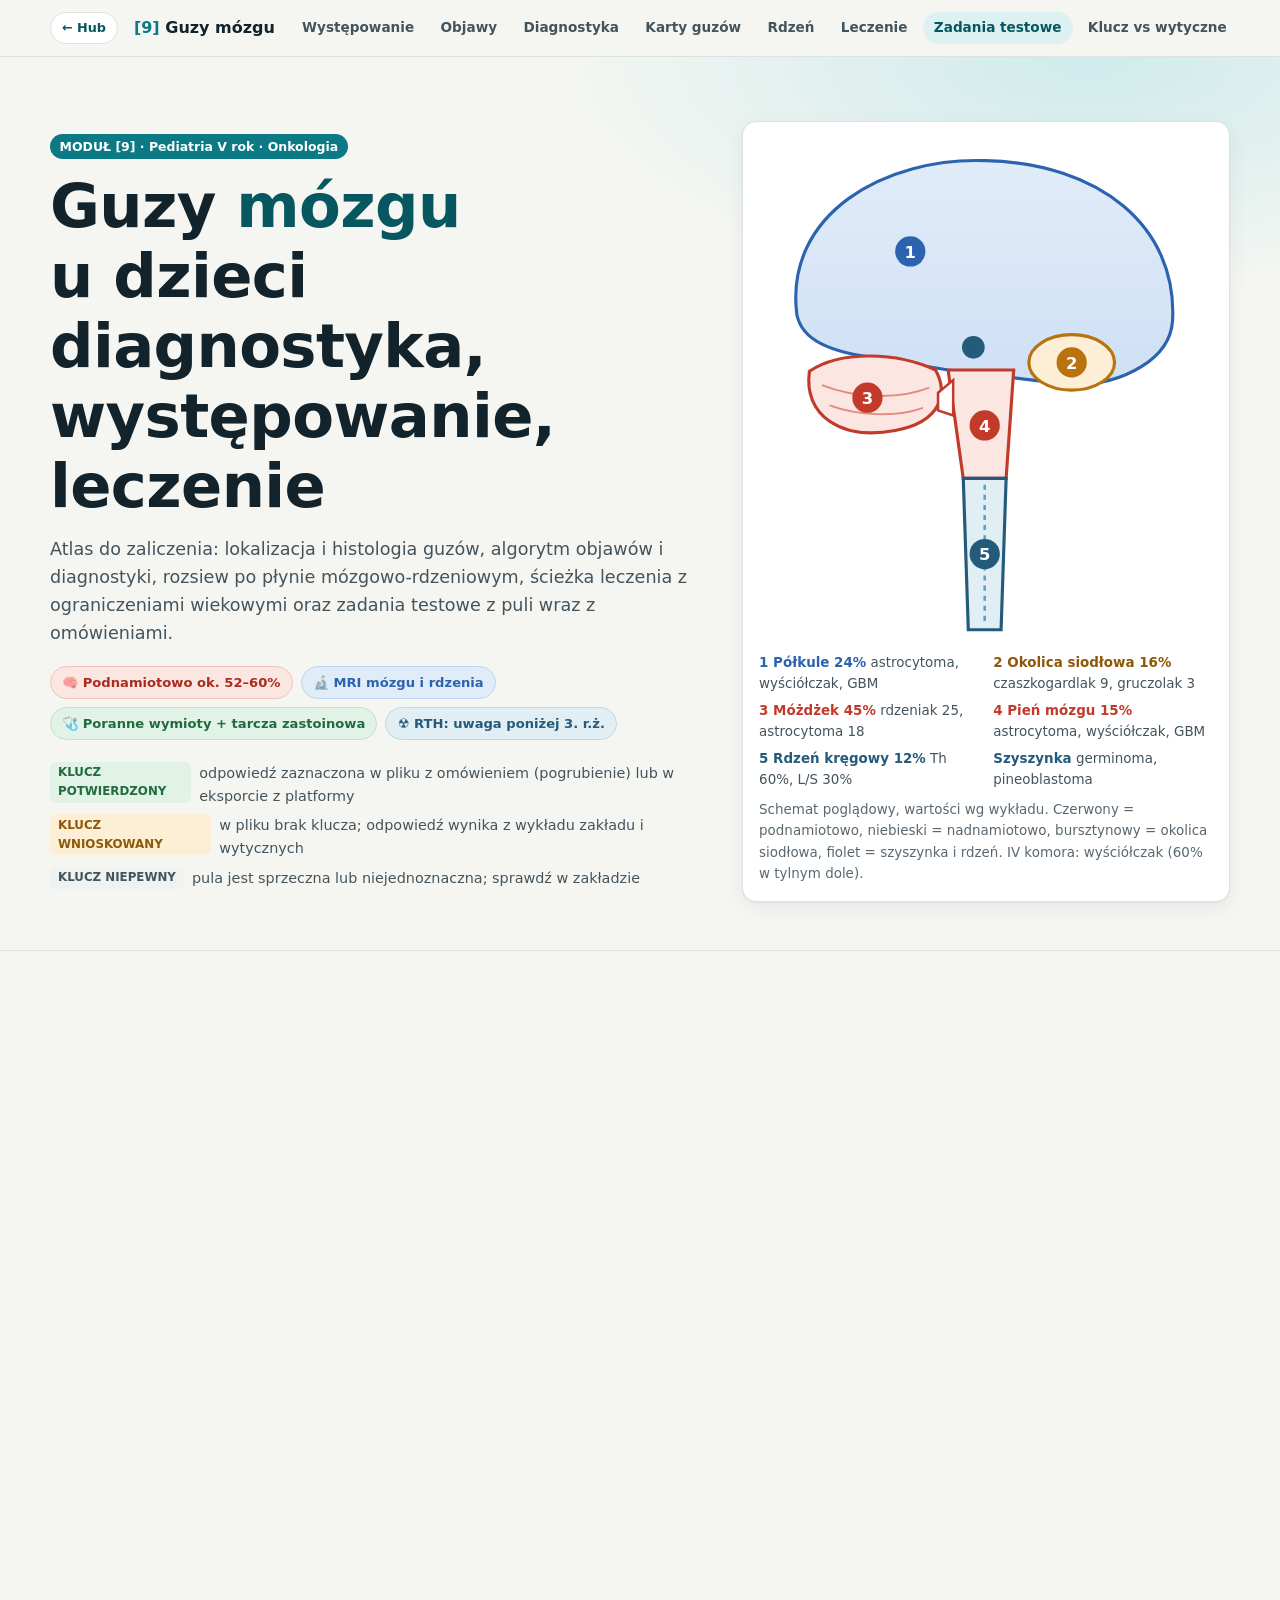
<file: atlasy/modul-9-guzy-mozgu/index.html>
<!DOCTYPE html>
<html lang="pl">
<head>
<script>
try{const t=localStorage.getItem('pediatria_hub_theme')||'auto';if(t==='dark'||(t==='auto'&&window.matchMedia('(prefers-color-scheme: dark)').matches))document.documentElement.dataset.theme='dark';}catch(e){}
window.addEventListener('storage',e=>{if(e.key==='pediatria_hub_theme'){const t=e.newValue||'auto';if(t==='dark'||(t==='auto'&&window.matchMedia('(prefers-color-scheme: dark)').matches))document.documentElement.dataset.theme='dark';else delete document.documentElement.dataset.theme;}});
window.addEventListener('message',e=>{if(e.data&&e.data.type==='SET_THEME'){if(e.data.theme==='dark')document.documentElement.dataset.theme='dark';else delete document.documentElement.dataset.theme;}});
</script>
<meta charset="utf-8">
<meta name="viewport" content="width=device-width,initial-scale=1,viewport-fit=cover">
<title>[9] Guzy mózgu u dzieci – atlas do zaliczenia z pediatrii</title>
<link rel="preconnect" href="https://api.fontshare.com">
<link href="https://api.fontshare.com/v2/css?f[]=satoshi@400,500,700&f[]=cabinet-grotesk@700,800&display=swap" rel="stylesheet" crossorigin="anonymous" media="print" onload="this.media='all'"><noscript><link href="https://api.fontshare.com/v2/css?f[]=satoshi@400,500,700&f[]=cabinet-grotesk@700,800&display=swap" rel="stylesheet" crossorigin="anonymous"></noscript>
<link rel="stylesheet" href="../atlas-base.css">
<link rel="stylesheet" href="style.css">
<link rel="stylesheet" href="../atlas-mobile.css">
</head>
<body>
<nav class="nav" aria-label="Nawigacja"><div class="wrap">
  <a class="hub-back" href="../../index.html">← Hub</a>
  <div class="brand"><b>[9]</b> <span>Guzy mózgu</span></div>
  <ul id="navlist">
    <li><a href="#wystepowanie">Występowanie</a></li>
    <li><a href="#objawy">Objawy</a></li>
    <li><a href="#diagnostyka">Diagnostyka</a></li>
    <li><a href="#guzy">Karty guzów</a></li>
    <li><a href="#rdzen">Rdzeń</a></li>
    <li><a href="#leczenie">Leczenie</a></li>
    <li><a href="#zadania">Zadania testowe</a></li>
    <li><a href="#klucz">Klucz vs wytyczne</a></li>
    <li><a href="#pulapki">Pułapki</a></li>
    <li><a href="#zrodla">Źródła</a></li>
  </ul>
</div></nav>

<header class="hero"><div class="wrap grid">
  <div>
    <span class="tag">MODUŁ [9] · Pediatria V rok · Onkologia</span>
    <h1>Guzy <span>mózgu</span> u dzieci<br>diagnostyka, występowanie, leczenie</h1>
    <p class="sub">Atlas do zaliczenia: lokalizacja i histologia guzów, algorytm objawów i diagnostyki, rozsiew po płynie mózgowo-rdzeniowym, ścieżka leczenia z ograniczeniami wiekowymi oraz zadania testowe z puli wraz z omówieniami.</p>
    <div class="chips">
      <span class="chip s">🧠 Podnamiotowo ok. 52–60%</span>
      <span class="chip i">🔬 MRI mózgu i rdzenia</span>
      <span class="chip e">🩺 Poranne wymioty + tarcza zastoinowa</span>
      <span class="chip f">☢️ RTH: uwaga poniżej 3. r.ż.</span>
    </div>
    <div class="legend">
      <div><span class="kb src">KLUCZ POTWIERDZONY</span> odpowiedź zaznaczona w pliku z omówieniem (pogrubienie) lub w eksporcie z platformy</div>
      <div><span class="kb inf">KLUCZ WNIOSKOWANY</span> w pliku brak klucza; odpowiedź wynika z wykładu zakładu i wytycznych</div>
      <div><span class="kb unk">KLUCZ NIEPEWNY</span> pula jest sprzeczna lub niejednoznaczna; sprawdź w zakładzie</div>
    </div>
  </div>
  <figure class="fig" aria-label="Schemat lokalizacji guzów mózgu">
    <svg viewBox="150 30 360 400" id="heroSvg" role="img" aria-label="Przekrój strzałkowy mózgu i rdzenia z lokalizacją guzów i odsetkami wg wykładu">
      <defs><linearGradient id="gbr" x1="0" y1="0" x2="0" y2="1"><stop offset="0" stop-color="#E1ECF9"/><stop offset="1" stop-color="#CFE0F5"/></linearGradient></defs>
      <!-- supratentorial cerebrum -->
      <path d="M180 170 C170 90 250 45 330 48 C420 50 482 100 478 175 C476 205 440 225 400 226 L300 214 L246 205 C205 200 184 190 180 170Z" fill="url(#gbr)" stroke="#2B63AE" stroke-width="2.5"/>
      <!-- sella region -->
      <ellipse cx="398" cy="208" rx="34" ry="22" fill="#FCEFD6" stroke="#B8730F" stroke-width="2.5"/>
      <!-- cerebellum -->
      <path d="M190 215 C185 250 215 270 258 262 C295 255 300 232 290 214 C260 200 215 198 190 215Z" fill="#FBE6E2" stroke="#C23B2A" stroke-width="2.5"/>
      <path d="M200 226 C225 236 260 238 285 228 M206 242 C228 250 258 252 280 244" stroke="#E58A7D" stroke-width="1.5" fill="none"/>
      <!-- brainstem -->
      <path d="M300 214 L352 214 L346 300 L312 300Z" fill="#FBE6E2" stroke="#C23B2A" stroke-width="2.5"/>
      <!-- IV ventricle -->
      <path d="M292 232 L304 222 L304 250 L292 246Z" fill="#fff" stroke="#C23B2A" stroke-width="2"/>
      <!-- spinal cord -->
      <path d="M312 300 L346 300 L342 420 L316 420Z" fill="#E1EFF5" stroke="#245B7A" stroke-width="2.5"/>
      <path d="M329 305 L329 415" stroke="#4FA3CC" stroke-width="2" stroke-dasharray="4 4"/>
      <!-- pineal -->
      <circle cx="320" cy="196" r="9" fill="#245B7A"/>
      <!-- markers -->
      <g font-size="13" font-weight="800" fill="#fff" text-anchor="middle">
        <circle cx="270" cy="120" r="12" fill="#2B63AE"/><text x="270" y="125">1</text>
        
        <circle cx="398" cy="208" r="12" fill="#B8730F"/><text x="398" y="213">2</text>
        <circle cx="236" cy="236" r="12" fill="#C23B2A"/><text x="236" y="241">3</text>
        <circle cx="329" cy="258" r="12" fill="#C23B2A"/><text x="329" y="263">4</text>
        <circle cx="329" cy="360" r="12" fill="#245B7A"/><text x="329" y="365">5</text>
      </g>
      </svg>
    <div class="herolist">
      <div><b style="color:#2B63AE">1 Półkule 24%</b> astrocytoma, wyściółczak, GBM</div>
      <div><b style="color:#8F5808">2 Okolica siodłowa 16%</b> czaszkogardlak 9, gruczolak 3</div>
      <div><b style="color:#C23B2A">3 Móżdżek 45%</b> rdzeniak 25, astrocytoma 18</div>
      <div><b style="color:#C23B2A">4 Pień mózgu 15%</b> astrocytoma, wyściółczak, GBM</div>
      <div><b style="color:#245B7A">5 Rdzeń kręgowy 12%</b> Th 60%, L/S 30%</div>
      <div><b style="color:#245B7A">Szyszynka</b> germinoma, pineoblastoma</div>
    </div>
    <figcaption>Schemat poglądowy, wartości wg wykładu. Czerwony = podnamiotowo, niebieski = nadnamiotowo, bursztynowy = okolica siodłowa, fiolet = szyszynka i rdzeń. IV komora: wyściółczak (60% w tylnym dole).</figcaption>
  </figure>
</div></header>

<main>
<!-- ============ A ============ -->
<section id="wystepowanie"><div class="wrap">
  <div class="eyebrow">Część A · Występowanie</div>
  <h2>Epidemiologia, lokalizacja i histologia</h2>
  <p class="lead">Guzy OUN to najczęstsze guzy lite wieku dziecięcego. Większość pochodzi z gleju, większość nie daje przerzutów poza OUN, a u dzieci przeważa lokalizacja podnamiotowa.</p>
  <div class="kpis">
    <div class="kpi"><b>105–130</b><span>nowych zachorowań na nowotwory na 1 mln dzieci &lt; 17 r.ż. rocznie w Polsce (wykład)</span></div>
    <div class="kpi r"><b>16–28%</b><span>nowotworów dziecięcych w Polsce to guzy mózgu; w Europie 22,6% (wykład)</span></div>
    <div class="kpi a"><b>70–80%</b><span>guzów OUN to guzy glejowe (wykład)</span></div>
    <div class="kpi v"><b>29 / mln</b><span>zachorowań na guzy OUN u dzieci &lt; 15 r.ż. (wykład)</span></div>
  </div>

  <div class="grid2">
    <div class="card">
      <h3>Lokalizacja wg wykładu (% wszystkich guzów mózgu)</h3>
      <p class="small" style="margin-bottom:.6rem">Wartości orientacyjne z wykładu, nie sumują się do 100%. Rdzeń kręgowy podano osobno (12%).</p>
      <div class="bars" id="barsLoc"></div>
    </div>
    <div class="card">
      <h3>Typy histologiczne wg wykładu (% guzów mózgu)</h3>
      <p class="small" style="margin-bottom:.6rem">Suma wymienionych typów to ok. 90%. Rdzeniak i astrocytoma móżdżku dominują w tylnym dole.</p>
      <div class="bars" id="barsHist"></div>
    </div>
  </div>

  <div class="callout amber" style="margin-top:1.2rem"><b class="k">Pod zaliczenie: dwa „najczęstsze”</b>
  Najczęstszy guz OUN u dzieci to <b>astrocytoma</b> (według notatki w puli: pilocytarny, I° WHO), drugi pod względem częstości jest <b>rdzeniak (medulloblastoma) IV°</b>. Rdzeniak jest natomiast <b>najczęstszym nowotworem o wysokim stopniu złośliwości</b> w mózgu dziecka (eksport z platformy, klucz zaznaczony). Pytania o „najczęstszy” rozstrzygaj po słowach „wysoki stopień złośliwości”.</div>

  <h3 style="margin:1.6rem 0 .6rem">Wiek determinuje diagnozę</h3>
  <p class="small" style="margin-bottom:.8rem">Układ wg podręczników pediatrycznych i przeglądów; wykład zakładu go nie podaje, więc traktuj jako uzupełnienie do pytań przypadkowych.</p>
  <div class="agegrid">
    <div class="agecol a1"><h4>Niemowlę i &lt; 3 lat</h4><ul><li>Częściej guzy zarodkowe i nadnamiotowe, duże w chwili rozpoznania</li><li>Napięte ciemię, rozsunięcie szwów, powiększenie obwodu głowy</li><li>Rdzeniak często SHH lub grupa 3</li><li>RTH odraczana lub pomijana</li></ul></div>
    <div class="agecol a2"><h4>3–10 lat</h4><ul><li>Szczyt guzów tylnego dołu: rdzeniak, astrocytoma pilocytarny, wyściółczak</li><li>Poranne bóle głowy i wymioty, ataksja, oczopląs</li><li>Stratyfikacja ryzyka rdzeniaka: wiek ≥ 3 lat</li></ul></div>
    <div class="agecol a3"><h4>10–14 lat</h4><ul><li>Guzy okolicy siodłowej: czaszkogardlak</li><li>Zaburzenia wzrastania, moczówka prosta, ubytki pola widzenia</li><li>Glejaki, guzy rdzenia z bólami pleców i skoliozą</li></ul></div>
    <div class="agecol a4"><h4>Nastolatek</h4><ul><li>Guzy zarodkowe okolicy szyszynki i siodła, gruczolak przysadki</li><li>Glejaki wysokiego stopnia nadnamiotowe</li><li>Napady padaczkowe jako pierwszy objaw guza półkuli</li></ul></div>
  </div>
</div></section>

<!-- ============ B ============ -->
<section id="objawy"><div class="wrap">
  <div class="eyebrow">Część B · Obraz kliniczny</div>
  <h2>Objawy zależą od lokalizacji i tempa wzrostu</h2>
  <p class="lead">Guz wolno rosnący osiąga duże rozmiary, zanim da objawy; guz szybko rosnący ujawnia się, gdy jest jeszcze mały. Kluczowe jest rozdzielenie objawów wzmożonego ciśnienia śródczaszkowego od objawów ogniskowych.</p>
  <figure class="fig wide">
    <svg viewBox="0 0 900 400" id="symSvg" role="img" aria-label="Algorytm: objawy ICP i ogniskowe a lokalizacja guza">
      <defs><marker id="ar" markerWidth="9" markerHeight="9" refX="7" refY="4.5" orient="auto"><path d="M0 0 L9 4.5 L0 9Z" fill="#44545D"/></marker></defs>
      <rect x="230" y="14" width="440" height="64" rx="14" fill="#13232C"/>
      <text x="450" y="40" text-anchor="middle" fill="#fff" font-size="15" font-weight="800">Dziecko z bólami głowy i wymiotami</text>
      <text x="450" y="61" text-anchor="middle" fill="#CFE0E3" font-size="13">poranne, niezależne od posiłków, ± zaburzenia chodu lub widzenia</text>
      <path d="M380 78 L200 130" stroke="#44545D" stroke-width="2" marker-end="url(#ar)" fill="none"/>
      <path d="M520 78 L700 130" stroke="#44545D" stroke-width="2" marker-end="url(#ar)" fill="none"/>
      <rect x="20" y="132" width="360" height="104" rx="14" fill="#FBE6E2" stroke="#C23B2A" stroke-width="2"/>
      <text x="200" y="158" text-anchor="middle" font-size="14.5" font-weight="800" fill="#C23B2A">Najpierw objawy ICP</text>
      <text x="200" y="180" text-anchor="middle" font-size="13" fill="#13232C">ogniskowe pojawiają się później</text>
      <text x="200" y="204" text-anchor="middle" font-size="13" font-weight="700" fill="#13232C">guz komorowy, głęboki, linii środkowej</text>
      <text x="200" y="224" text-anchor="middle" font-size="12.5" fill="#44545D">(IV i III komora, szyszynka, siodło, wodogłowie)</text>
      <rect x="520" y="132" width="360" height="104" rx="14" fill="#E1ECF9" stroke="#2B63AE" stroke-width="2"/>
      <text x="700" y="158" text-anchor="middle" font-size="14.5" font-weight="800" fill="#2B63AE">Najpierw objawy ogniskowe</text>
      <text x="700" y="180" text-anchor="middle" font-size="13" fill="#13232C">ICP bywa późne lub nieobecne</text>
      <text x="700" y="204" text-anchor="middle" font-size="13" font-weight="700" fill="#13232C">guz miąższowy: półkula, pień, móżdżek</text>
      <text x="700" y="224" text-anchor="middle" font-size="12.5" fill="#44545D">(napady, niedowład, porażenia nn. czaszkowych)</text>
      <path d="M200 236 L200 262" stroke="#44545D" stroke-width="2" marker-end="url(#ar)"/>
      <path d="M700 236 L700 262" stroke="#44545D" stroke-width="2" marker-end="url(#ar)"/>
      <rect x="20" y="264" width="360" height="118" rx="12" fill="#fff" stroke="#C23B2A" stroke-width="1.5"/>
      <text x="36" y="288" font-size="13.5" font-weight="800" fill="#C23B2A">Objawy ICP</text>
      <text x="36" y="310" font-size="13" fill="#13232C">• bóle głowy, wymioty „chlustające”, poranne</text>
      <text x="36" y="330" font-size="13" fill="#13232C">• tarcza zastoinowa na dnie oka</text>
      <text x="36" y="350" font-size="13" fill="#13232C">• wgłobienie; bradykardia i nadciśnienie (Cushing)</text>
      <text x="36" y="370" font-size="13" fill="#13232C">• niemowlę: napięte ciemię, rozsunięte szwy</text>
      <rect x="520" y="264" width="360" height="118" rx="12" fill="#fff" stroke="#2B63AE" stroke-width="1.5"/>
      <text x="536" y="288" font-size="13.5" font-weight="800" fill="#2B63AE">Objawy ogniskowe</text>
      <text x="536" y="310" font-size="13" fill="#13232C">• napady padaczkowe, niedowłady</text>
      <text x="536" y="330" font-size="13" fill="#13232C">• uszkodzenie nerwów czaszkowych</text>
      <text x="536" y="350" font-size="13" fill="#13232C">• zaburzenia chodu, niezborność móżdżkowa</text>
      <text x="536" y="370" font-size="13" fill="#13232C">• ubytki pola widzenia</text>
    </svg>
    <figcaption>Pułapka testowa: bóle głowy i wymioty to objawy ICP, a nie ogniskowe. Ataksja i zaburzenia pola widzenia to objawy ogniskowe (klucz grupy D 2019/20: napady, zaburzenia chodu, niezborność).</figcaption>
  </figure>

  <h3 style="margin:1.6rem 0 .8rem">Objawy według lokalizacji</h3>
  <div class="grid3">
    <div class="tcard r"><h4>Móżdżek, IV komora</h4><ul><li>Ataksja, niezborność tułowia, dysmetria</li><li>Oczopląs poziomy, zaburzenia równowagi</li><li>Szybko narasta wodogłowie: poranne wymioty, bóle głowy</li><li>W puli: guz tylnego dołu z ICP i oczopląsem = móżdżek; najpewniej rdzeniak</li></ul></div>
    <div class="tcard r"><h4>Pień mózgu</h4><ul><li>Porażenia nerwów czaszkowych, długie drogi, zaburzenia chodu</li><li>ICP późno (guz miąższowy)</li><li>Rozlane guzy pnia: rokowanie bardzo złe, przeżycie 2-letnie &lt; 10% (wykład)</li><li>Prawdziwe w puli: „guzy pnia dają porażenia nn. czaszkowych”</li></ul></div>
    <div class="tcard b"><h4>Półkule mózgu</h4><ul><li>Napady padaczkowe, niedowład połowiczy</li><li>Ubytki pola widzenia, zmiany osobowości</li><li>ICP przy dużych guzach lub wodogłowiu</li></ul></div>
    <div class="tcard a"><h4>Okolica siodłowa</h4><ul><li>Czaszkogardlak: obustronne niedowidzenie połowicze (klucz A17), zez, oczopląs</li><li>Moczówka prosta, zahamowanie wzrastania, niedoczynność przysadki</li><li>Zawsze oznacz AFP i β-hCG (guzy zarodkowe)</li></ul></div>
    <div class="tcard v"><h4>Podwzgórze i linia środkowa</h4><ul><li>Zaburzenia apetytu: wyniszczenie lub otyłość; zaburzenia emocjonalne (pula 19/20 i 22/23)</li><li>Moczówka prosta, niedoczynność przysadki, wtórna niedoczynność nadnerczy, przedwczesne dojrzewanie</li><li>Nie pierwotna niedoczynność tarczycy</li></ul></div>
    <div class="tcard g"><h4>Szyszynka (uzupełnienie)</h4><ul><li>Guzy zarodkowe, pineoblastoma; wodogłowie przez ucisk wodociągu</li><li>Zaburzenia spojrzenia ku górze (zespół Parinauda, wiedza z podręczników)</li><li>Markery AFP i β-hCG w surowicy i PMR</li></ul></div>
  </div>
</div></section>

<!-- ============ C ============ -->
<section id="diagnostyka"><div class="wrap">
  <div class="eyebrow">Część C · Diagnostyka</div>
  <h2>Postępowanie diagnostyczne krok po kroku</h2>
  <p class="lead">Przy podejrzeniu guza: wywiad, badanie neurologiczne i dna oka, następnie MRI. Punkcji lędźwiowej nie wykonuje się przed obrazowaniem ani w ostrym wodogłowiu.</p>
  <figure class="fig wide">
    <svg viewBox="0 0 900 520" id="dxSvg" role="img" aria-label="Schemat diagnostyki guza mózgu u dziecka">
      <defs><marker id="ar2" markerWidth="9" markerHeight="9" refX="7" refY="4.5" orient="auto"><path d="M0 0 L9 4.5 L0 9Z" fill="#075760"/></marker></defs>
      <g font-size="13" fill="#13232C">
        <rect x="20" y="20" width="260" height="104" rx="12" fill="#DDF1F2" stroke="#0C7A85" stroke-width="2"/>
        <text x="36" y="44" font-weight="800" fill="#075760" font-size="14">1 Wywiad i badanie</text>
        <text x="36" y="66">poranne bóle głowy, wymioty</text><text x="36" y="84">badanie neurologiczne</text><text x="36" y="102">dno oka: tarcza zastoinowa</text>
        <rect x="320" y="20" width="260" height="104" rx="12" fill="#FBE6E2" stroke="#C23B2A" stroke-width="2"/>
        <text x="336" y="44" font-weight="800" fill="#C23B2A" font-size="14">2 Ocena ICP</text>
        <text x="336" y="66">wodogłowie, wgłobienie?</text><text x="336" y="84">NIE wykonuj LP przed MRI/CT</text><text x="336" y="102">pilna konsultacja neurochirurgiczna</text>
        <rect x="620" y="20" width="260" height="104" rx="12" fill="#DDF1F2" stroke="#0C7A85" stroke-width="2"/>
        <text x="636" y="44" font-weight="800" fill="#075760" font-size="14">3 MRI mózgu z kontrastem</text>
        <text x="636" y="66">metoda z wyboru (tylny dół,</text><text x="636" y="84">multiplanarnie, bez promieniowania)</text><text x="636" y="102">CT: stan nagły lub brak MRI</text>
        <rect x="620" y="176" width="260" height="104" rx="12" fill="#E1ECF9" stroke="#2B63AE" stroke-width="2"/>
        <text x="636" y="200" font-weight="800" fill="#2B63AE" font-size="14">4 MRI całego rdzenia</text>
        <text x="636" y="222">najlepiej przed operacją</text><text x="636" y="240">(artefakty krwi po zabiegu)</text><text x="636" y="258">guzy zarodkowe i rozsiewające się</text>
        <rect x="320" y="176" width="260" height="104" rx="12" fill="#FCEFD6" stroke="#B8730F" stroke-width="2"/>
        <text x="336" y="200" font-weight="800" fill="#8F5808" font-size="14">5 Markery AFP i β-hCG</text>
        <text x="336" y="222">surowica i PMR</text><text x="336" y="240">zawsze przy guzie siodłowo-</text><text x="336" y="258">nadsiodłowym i szyszynkowym</text>
        <rect x="20" y="176" width="260" height="104" rx="12" fill="#DDF1F2" stroke="#0C7A85" stroke-width="2"/>
        <text x="36" y="200" font-weight="800" fill="#075760" font-size="14">6 Operacja i histologia</text>
        <text x="36" y="222">maks. bezpieczna resekcja</text><text x="36" y="240">badanie histopatologiczne</text><text x="36" y="258">+ molekularne (WHO CNS5)</text>
        <rect x="20" y="332" width="260" height="104" rx="12" fill="#E1ECF9" stroke="#2B63AE" stroke-width="2"/>
        <text x="36" y="356" font-weight="800" fill="#2B63AE" font-size="14">7 MRI pooperacyjne</text>
        <text x="36" y="378">w ciągu 24–72 h od zabiegu</text><text x="36" y="396">ocena resztki guzu (próg 1,5 cm²)</text>
        <rect x="320" y="332" width="260" height="104" rx="12" fill="#E1ECF9" stroke="#2B63AE" stroke-width="2"/>
        <text x="336" y="356" font-weight="800" fill="#2B63AE" font-size="14">8 Cytologia PMR</text>
        <text x="336" y="378">punkcja lędźwiowa ≥ 14 dni po</text><text x="336" y="396">operacji (wcześniej fałszywe +),</text><text x="336" y="414">o ile bezpieczna (M1)</text>
        <rect x="620" y="332" width="260" height="104" rx="12" fill="#13232C"/>
        <text x="636" y="356" font-weight="800" fill="#fff" font-size="14">9 Stratyfikacja ryzyka</text>
        <text x="636" y="378" fill="#CFE0E3">wiek, resztka, M0–M4, histologia</text><text x="636" y="396" fill="#CFE0E3">i podgrupa molekularna</text><text x="636" y="414" fill="#CFE0E3">→ plan leczenia</text>
      </g>
      <g stroke="#075760" stroke-width="2.2" fill="none" marker-end="url(#ar2)">
        <path d="M280 72 L316 72"/><path d="M580 72 L616 72"/>
        <path d="M750 124 L750 172"/><path d="M620 228 L584 228"/><path d="M320 228 L284 228"/>
        <path d="M150 280 L150 328"/><path d="M280 384 L316 384"/><path d="M580 384 L616 384"/>
      </g>
      <text x="20" y="478" font-size="12.5" fill="#44545D">Układ kroków 3–8 zgodny z PDQ (nowotwory zarodkowe). Chory z objawami ICP jest operowany pilnie, więc kolejność kroków 4–6 zależy od stanu dziecka.</text>
      <text x="20" y="498" font-size="12.5" fill="#44545D">Rutynowa ocena układowa (szpik, scyntygrafia kości, TK jamy brzusznej) przy rdzeniaku nie jest obecnie wymagana, choć wymienia ją wykład zakładu.</text>
    </svg>
    <figcaption>Diagnostyka rdzeniaka jako wzorzec dla guzów rozsiewających się po PMR. Strzałki pokazują kolejność postępowania.</figcaption>
  </figure>

  <div class="grid2" style="margin-top:1.4rem">
    <div class="card"><h3>🧪 Badania wg wykładu zakładu</h3>
      <ul class="tight small">
        <li><b>TK:</b> typ guza (torbielowaty, lity, krwotoczny), lepiej po kontraście</li>
        <li><b>MRI (preferowany):</b> rozległość masy, tkanki naciekane, tylny dół, wiele płaszczyzn, brak promieniowania, mniej artefaktów kostnych, zmiany w rdzeniu (zastąpił mielografię)</li>
        <li><b>PMR:</b> cytologia, białko, glukoza, poliaminy (putrescyna), AFP, hCG</li>
        <li><b>Rdzeniak / wyściółczak wysokiego stopnia:</b> trepanobiopsja szpiku, scyntygrafia kości, TK jamy brzusznej</li>
        <li>TK i angio-MR: unaczynienie i operacyjność; biopsja stereotaktyczna lub endoskopowa; fenestracja endoskopowa zamiast zastawki</li>
      </ul></div>
    <div class="card"><h3>🩺 Aktualnie klinicznie</h3>
      <ul class="tight small">
        <li>MRI mózgu i <b>całego rdzenia</b>, najlepiej przed operacją, aby krew pooperacyjna nie imitowała przerzutów</li>
        <li>MRI pooperacyjne w 24–72 h, aby wiarygodnie ocenić resztkę</li>
        <li>Cytologia PMR z nakłucia lędźwiowego co najmniej 14 dni po zabiegu; wynik dodatni wcześniej wymaga potwierdzenia</li>
        <li>Brak rutynowej oceny układowej, bo przerzuty poza OUN są rzadkie w chwili rozpoznania</li>
        <li>Przed LP zawsze dno oka lub obrazowanie; LP przeciwwskazana w ostrym wodogłowiu</li>
      </ul></div>
  </div>
  <div class="callout red" style="margin-top:1rem"><b class="k">🚩 Red flags</b>Poranne wymioty niezwiązane z posiłkami i bóle głowy, nowe zaburzenia chodu, zez lub zaburzenia widzenia, tarcza zastoinowa, powiększający się obwód głowy u niemowlęcia, ból pleców nasilający się w nocy lub w pozycji leżącej. Wymioty poranne tuż po wstaniu z łóżka u nastolatka bez poprawy po IPP wymagają obrazowania głowy, a nie kolejnej gastroskopii.</div>
</div></section>

<!-- ============ D ============ -->
<section id="guzy"><div class="wrap">
  <div class="eyebrow">Część D · Karty guzów</div>
  <h2>Najważniejsze guzy i rozsiew po płynie mózgowo-rdzeniowym</h2>
  <p class="lead">Rozsiew po PMR decyduje o zakresie diagnostyki (MRI rdzenia, cytologia) i o radioterapii całego OUN.</p>
  <div class="grid2" style="align-items:start">
    <figure class="fig wide" style="margin:0">
      <svg viewBox="0 0 520 420" id="csfSvg" role="img" aria-label="Schemat rozsiewu guzów po płynie mózgowo-rdzeniowym">
        <defs><marker id="ar3" markerWidth="9" markerHeight="9" refX="7" refY="4.5" orient="auto"><path d="M0 0 L9 4.5 L0 9Z" fill="#C23B2A"/></marker></defs>
        <path d="M130 60 C120 20 220 10 290 22 C360 34 372 90 350 130 C330 160 200 170 150 140 C130 125 130 90 130 60Z" fill="#E1ECF9" stroke="#2B63AE" stroke-width="2"/>
        <ellipse cx="250" cy="82" rx="58" ry="24" fill="#fff" stroke="#6B7A82" stroke-width="1.5"/>
        <text x="250" y="86" text-anchor="middle" font-size="12.5" fill="#44545D">komory i zbiorniki PMR</text>
        <rect x="236" y="150" width="30" height="62" rx="8" fill="#FBE6E2" stroke="#C23B2A" stroke-width="2"/>
        <text x="282" y="186" font-size="12.5" fill="#C23B2A" font-weight="700">IV komora: rdzeniak, wyściółczak</text>
        <rect x="238" y="212" width="26" height="170" rx="8" fill="#E1EFF5" stroke="#245B7A" stroke-width="2"/>
        <g stroke="#C23B2A" stroke-width="2.2" fill="none" marker-end="url(#ar3)"><path d="M251 212 L251 292"/><path d="M251 292 L251 360"/></g>
        <g fill="#C23B2A"><circle cx="251" cy="330" r="6"/><circle cx="251" cy="352" r="6"/><circle cx="251" cy="372" r="6"/></g>
        <text x="282" y="300" font-size="12.5" fill="#44545D">przerzuty „kroplowe” w kanale kręgowym</text>
        <text x="282" y="346" font-size="12.5" fill="#44545D">guzki w worku oponowym</text>
        <text x="20" y="402" font-size="12.5" fill="#44545D">Stąd napromienianie całego OUN tylko w guzach rozsiewających się po PMR.</text>
      </svg>
      <figcaption>Drogi rozsiewu: komory, przestrzeń podpajęczynówkowa, kanał kręgowy. Rzadko kości i szpik.</figcaption>
    </figure>
    <div class="stack">
      <div class="card"><h3>Rozsiew po PMR (RTH całego OUN, MRI rdzenia, cytologia)</h3>
        <p><span class="pill r">rdzeniak / PNET</span><span class="pill r">wyściółczak anaplastyczny (także kości)</span><span class="pill r">pineoblastoma</span><span class="pill a">guzy zarodkowe (uzupełnienie)</span></p></div>
      <div class="card"><h3>Zwykle bez rozsiewu</h3>
        <p><span class="pill g">astrocytoma pilocytarny</span><span class="pill g">astrocytoma móżdżku (niski stopień)</span><span class="pill g">czaszkogardlak</span><span class="pill g">oponiak</span></p>
        <p class="small">Pewny klucz puli: astrocytoma pilocyticum nie daje przerzutów po PMR.</p></div>
      <div class="callout"><b class="k">Pod zaliczenie</b>Wykład: rdzeniak i PNET rozsiewają się po przestrzeniach płynowych, nie da się ich całkowicie wyciąć (wzrost naciekający). Wyściółczak anaplastyczny daje przerzuty do kości.</div>
    </div>
  </div>

  <div class="grid3" style="margin-top:1.4rem" id="tumorCards"></div>

  <h3 style="margin:1.8rem 0 .6rem">Klasyfikacja molekularna rdzeniaka (WHO CNS5)</h3>
  <div class="grid2">
    <div class="card"><h4>Szacunkowe 5-letnie PFS wg podgrup</h4><p class="small" style="margin-bottom:.6rem">Wartości przybliżone wg przeglądu PMC11506666.</p><div class="bars" id="barsMB"></div></div>
    <div class="tw"><table id="mbTable"></table></div>
  </div>
</div></section>

<!-- ============ E ============ -->
<section id="rdzen"><div class="wrap">
  <div class="eyebrow">Część E · Guzy rdzenia</div>
  <h2>Guzy kanału kręgowego</h2>
  <p class="lead">Zlokalizowane głównie piersiowo (Th 60%, L/S 30%). Pytanie o ból pleców u dziecka powtarza się w puli prawie co rok.</p>
  <div class="grid2" style="align-items:start">
    <figure class="fig wide" style="margin:0">
      <svg viewBox="0 0 580 400" id="spSvg" role="img" aria-label="Przekrój poprzeczny kanału kręgowego z trzema przedziałami guzów">
        <ellipse cx="190" cy="190" rx="150" ry="140" fill="#F5E9DB" stroke="#B8730F" stroke-width="2"/>
        <ellipse cx="190" cy="190" rx="112" ry="104" fill="#fff" stroke="#6B7A82" stroke-width="2.5"/>
        <ellipse cx="190" cy="188" rx="58" ry="52" fill="#E1EFF5" stroke="#245B7A" stroke-width="2.5"/>
        <path d="M190 150 L190 226 M152 188 L228 188" stroke="#C9BCE8" stroke-width="1.5"/>
        <circle cx="190" cy="188" r="17" fill="#245B7A"/>
        <circle cx="262" cy="138" r="17" fill="#2B63AE"/>
        <circle cx="190" cy="324" r="17" fill="#C23B2A"/>
        <g stroke="#9AA7AD" stroke-width="1.3" fill="none"><path d="M207 188 L340 70"/><path d="M276 138 L340 140"/><path d="M207 324 L340 300"/></g>
        <g font-size="12.5" fill="#13232C">
          <text x="345" y="56" font-weight="800" fill="#245B7A" font-size="14">Śródrdzeniowe</text>
          <text x="345" y="74">astrocytoma, wyściółczak,</text><text x="345" y="90">oligodendroglioma</text>
          <text x="345" y="106" fill="#44545D">naciekają; mogą nie boleć</text>
          <text x="345" y="134" font-weight="800" fill="#2B63AE" font-size="14">Zewnątrzrdzeniowe</text>
          <text x="345" y="152">wewnątrzoponowe</text><text x="345" y="168">nerwiakowłókniak, oponiak</text>
          <text x="345" y="184" fill="#44545D">najpierw bóle korzonkowe</text>
          <text x="345" y="294" font-weight="800" fill="#C23B2A" font-size="14">Nadtwardówkowe</text>
          <text x="345" y="312">neuroblastoma, chłoniaki,</text><text x="345" y="328">histiocytoza, guzy mezodermalne</text>
        </g>
        <text x="20" y="388" font-size="11.5" fill="#6B7A82">Schemat poglądowy: opona twarda = szary okrąg, rdzeń = fioletowy.</text>
      </svg>
      <figcaption>Przedział, w którym leży guz, wyznacza pierwszy objaw.</figcaption>
    </figure>
    <div class="stack">
      <div class="card"><h3>🧷 Objawy (wykład zakładu)</h3>
        <ul class="tight small">
          <li>Ból pleców <b>nasilający się w pozycji leżącej i przy próbie Valsalvy, ustępujący w pozycji siedzącej</b></li>
          <li>Skolioza, opór przy skłonach, zaburzenia chodu</li>
          <li>Osłabienie (wiotkie lub spastyczne), objaw Babińskiego, odruchy osłabione w kończynach górnych i wzmożone w dolnych</li>
          <li>Zaburzenia czucia poniżej poziomu guza (30%), mniejsze pocenie się, zaburzenia zwieraczy</li>
          <li>Oczopląs przy guzach rdzenia szyjnego górnego</li>
        </ul></div>
      <div class="callout red"><b class="k">Pułapka: neuroblastoma „klepsydra”</b>Ból pleców, który <b>nie zmienia się</b> z pozycją ciała, + guz jamy brzusznej + osłabienie kończyn dolnych = neuroblastoma [10] z naciekiem kanału kręgowego, nie guz rdzenia.</div>
      <div class="callout blue"><b class="k">Diagnostyka</b>MRI całego kręgosłupa (zastąpiło mielografię); to proces wypierający w kanale kręgowym wymaga pilnej oceny neurochirurgicznej.</div>
    </div>
  </div>
</div></section>

<!-- ============ F ============ -->
<section id="leczenie"><div class="wrap">
  <div class="eyebrow">Część F · Leczenie</div>
  <h2>Neurochirurgia, radioterapia i chemioterapia</h2>
  <p class="lead">Leczenie jest skojarzone. Cel operacji to materiał do histologii najmniej urazowym sposobem, maksymalne bezpieczne wycięcie guza i odbarczenie wzmożonego ciśnienia przez udrożnienie odpływu PMR (wszystkie trzy: odpowiedź „a, b i c” w puli).</p>
  <figure class="fig wide">
    <svg viewBox="0 0 900 440" id="txSvg" role="img" aria-label="Ścieżka leczenia guza mózgu u dziecka">
      <defs><marker id="ar4" markerWidth="9" markerHeight="9" refX="7" refY="4.5" orient="auto"><path d="M0 0 L9 4.5 L0 9Z" fill="#075760"/></marker></defs>
      <g font-size="13" fill="#13232C">
        <rect x="20" y="16" width="190" height="70" rx="12" fill="#13232C"/>
        <text x="115" y="46" text-anchor="middle" fill="#fff" font-weight="800" font-size="14">Guz OUN</text>
        <text x="115" y="66" text-anchor="middle" fill="#CFE0E3">rozpoznanie w MRI</text>
        <rect x="260" y="16" width="320" height="70" rx="12" fill="#DDF1F2" stroke="#0C7A85" stroke-width="2"/>
        <text x="276" y="40" font-weight="800" fill="#075760" font-size="14">Neurochirurgia</text>
        <text x="276" y="60">resekcja / biopsja / odbarczenie PMR</text><text x="276" y="77" fill="#44545D" font-size="12">(ETV lub drenaż komorowy zamiast zastawki)</text>
        <rect x="630" y="16" width="250" height="70" rx="12" fill="#E1ECF9" stroke="#2B63AE" stroke-width="2"/>
        <text x="646" y="40" font-weight="800" fill="#2B63AE" font-size="14">Histologia + biologia molekularna</text>
        <text x="646" y="60">WHO CNS5, podgrupy rdzeniaka</text><text x="646" y="77" fill="#44545D" font-size="12">stopień resekcji R1–R4 / S1–S4</text>
        <rect x="20" y="148" width="205" height="150" rx="12" fill="#E1F3E7" stroke="#2F8450" stroke-width="2"/>
        <text x="36" y="172" font-weight="800" fill="#2F8450" font-size="14">Niski stopień (LGG)</text>
        <text x="36" y="194">• resekcja radykalna = leczenie</text><text x="36" y="212">• resztka: obserwacja</text><text x="36" y="230">• CTH lub terapia celowana</text><text x="36" y="248">  (BRAF V600E, fuzje BRAF)</text><text x="36" y="266">• RTH oszczędnie, brachyterapia</text><text x="36" y="284">  (guzy małe ≤ 5 cm, kuliste)</text>
        <rect x="250" y="148" width="205" height="150" rx="12" fill="#FBE6E2" stroke="#C23B2A" stroke-width="2"/>
        <text x="266" y="172" font-weight="800" fill="#C23B2A" font-size="14">Rdzeniak ≥ 3 lat</text>
        <text x="266" y="194">• resekcja + MRI pooperacyjne</text><text x="266" y="212">• RTH całego OUN + boost</text><text x="266" y="230">• CTH uzupełniająca</text><text x="266" y="248">• ryzyko standardowe vs wysokie</text><text x="266" y="266">  (resztka ≤ 1,5 cm², M0)</text><text x="266" y="284">• 5-letnie przeżycie 50–70%</text>
        <rect x="480" y="148" width="205" height="150" rx="12" fill="#E1EFF5" stroke="#245B7A" stroke-width="2"/>
        <text x="496" y="172" font-weight="800" fill="#245B7A" font-size="14">Dziecko &lt; 3 lat</text>
        <text x="496" y="194">• resekcja + CTH</text><text x="496" y="212">• RTH całego OUN pomijana</text><text x="496" y="230">  lub odraczana (neurotoks.)</text><text x="496" y="248">• CTH wysokodawkowa</text><text x="496" y="266">  z autoprzeszczepem</text><text x="496" y="284">  (wybrane protokoły)</text>
        <rect x="710" y="148" width="170" height="150" rx="12" fill="#FCEFD6" stroke="#B8730F" stroke-width="2"/>
        <text x="726" y="172" font-weight="800" fill="#8F5808" font-size="14">Inne</text>
        <text x="726" y="194">• guzy zarodkowe:</text><text x="726" y="212">  CTH + RTH,</text><text x="726" y="228">  EFS 3-l. ~80%</text><text x="726" y="250">• DMG (guz pnia):</text><text x="726" y="266">  biopsja ± RTH,</text><text x="726" y="282">  rokowanie bardzo złe</text>
      </g>
      <g stroke="#075760" stroke-width="2.2" fill="none" marker-end="url(#ar4)">
        <path d="M210 51 L256 51"/><path d="M580 51 L626 51"/>
        <path d="M755 86 L755 118 L122 118 L122 144"/><path d="M352 118 L352 144"/><path d="M582 118 L582 144"/><path d="M795 118 L795 144"/>
      </g>
      <g font-size="12.5" fill="#44545D"><text x="20" y="334" font-weight="800" fill="#13232C" font-size="13.5">Ograniczenia wiekowe i zasady</text>
      <text x="20" y="356">• Poniżej 3. r.ż. RTH całego OUN omija się lub odracza, bo niszczy rozwijający się mózg (PDQ, PMC11506666).</text>
      <text x="20" y="376">• Ryzyko standardowe (dziecko ≥ 3 lat): CSI 23,4 Gy, całkowita dawka na tylny dół 54 Gy (PDQ). Zakres CSI 23,4–36 Gy zależnie od grupy ryzyka (PDQ).</text>
      <text x="20" y="396">• W puli wykład podaje tylko zasadę: RTH całego OUN wyłącznie w guzach rozsiewających się po PMR; limit wieku nie jest w pytaniach zaznaczony.</text>
      <text x="20" y="416">• Protony zmniejszają zaburzenia neurokognitywne po CSI w porównaniu z fotonami (Medscape).</text></g>
    </svg>
    <figcaption>Ścieżka leczenia: każdy chory ma operację, potem plan zależy od histologii, biologii, wieku i resztki guza.</figcaption>
  </figure>

  <div class="grid2" style="margin-top:1.4rem">
    <div class="card"><h3>Zakres resekcji wg wykładu</h3>
      <div class="tw" style="margin-top:.5rem"><table id="resTable"></table></div></div>
    <div class="card"><h3>Wyniki leczenia wg wykładu</h3><p class="small" style="margin-bottom:.6rem">Różne punkty końcowe (przeżycie całkowite, EFS), więc nie porównuj słupków bezpośrednio.</p><div class="bars" id="barsOut"></div></div>
  </div>

  <div class="grid3" style="margin-top:1.2rem">
    <div class="tcard"><h3>🗡️ Neurochirurgia</h3><ul><li>Histologia najmniej urazowo, maksymalna bezpieczna resekcja, odbarczenie PMR</li><li>Biopsja stereotaktyczna lub endoskopowa, gdy resekcja niemożliwa</li><li>Fenestracja endoskopowa może zastąpić zastawkę</li></ul></div>
    <div class="tcard r"><h3>☢️ Radioterapia</h3><ul><li>Większość chorych, bo operacja zwykle nieradykalna</li><li>Zwykle miejscowo (loża guza); całe OUN tylko przy rozsiewie po PMR</li><li>Stereotaktyczna, hiperfrakcjonowana (2 razy dziennie), brachyterapia</li></ul></div>
    <div class="tcard b"><h3>💉 Chemioterapia</h3><ul><li>Uzupełnia operację; wynik zależy od budowy i kinetyki guza, indeksu mitotycznego, dystrybucji leku, przepływu PMR i podania dokanałowego</li><li>Terapie celowane: dabrafenib + trametynib (LGG z BRAF V600E, od 1 r.ż.), tovorafenib (nawrót, fuzja BRAF), dordaviprone (DMG H3 K27M po wcześniejszym leczeniu)</li></ul></div>
  </div>
</div></section>

<!-- ============ G ============ -->
<section id="zadania"><div class="wrap">
  <div class="eyebrow">Część G · Wyróżnione</div>
  <h2>Zadania testowe z puli i omówienia</h2>
  <p class="lead">Zadania pochodzą z plików zakładu (grupy A17, C, D 2019/20, S1–S4, S7 2025/26, skrypt Kiedrasia, eksport z platformy, pytania V roku). Wybierz odpowiedź, aby sprawdzić; omówienie rozwija się po wyborze. Badge pokazuje pewność klucza.</p>
  <div class="card" style="margin-bottom:1.2rem">
    <h3>Zestaw zadań według tematu</h3>
    <p class="small" style="margin-bottom:.6rem">Liczba zadań w tej stronie w danym obszarze (pytania powtarzają się w wielu grupach i latach puli).</p>
    <div class="bars" id="barsPool"></div>
  </div>
  <div class="qtools">
    <div class="filters" id="qFilters" style="margin:0">
      <button aria-pressed="true" data-f="all">Wszystkie</button>
      <button aria-pressed="false" data-f="epi">Epidemiologia</button>
      <button aria-pressed="false" data-f="obj">Objawy</button>
      <button aria-pressed="false" data-f="dx">Diagnostyka</button>
      <button aria-pressed="false" data-f="tx">Leczenie</button>
      <button aria-pressed="false" data-f="sp">Rdzeń</button>
      <button aria-pressed="false" data-f="x">Międzymodułowe</button>
      <button aria-pressed="false" data-f="gap">Klucz vs wytyczne</button>
      <button aria-pressed="false" data-f="unk">Klucz niepewny</button>
    </div>
    <span class="sp"></span>
    <button class="btn" id="rand10">🎲 Losuj 10</button>
    <button class="btn o" id="resetQ">Resetuj</button>
  </div>
  <div id="quiz"></div>
  <div class="score" id="score" role="status">Wynik: 0 / 0</div>
</div></section>

<section id="klucz"><div class="wrap">
  <div class="eyebrow">Część H</div>
  <h2>Pod zaliczenie kontra aktualnie klinicznie</h2>
  <div class="tw"><table id="gapTable"></table></div>
</div></section>

<section id="pulapki"><div class="wrap">
  <div class="eyebrow">Część I</div>
  <h2>Połączenia międzymodułowe, flagi i perełki</h2>
  <div class="grid2">
    <figure class="fig wide"><svg viewBox="0 0 680 480" id="crossSvg" role="img" aria-label="Mapa połączeń modułu 9 z pozostałymi modułami"></svg><figcaption>Moduł [9] i tematy, w których guz mózgu łączy się z innymi modułami.</figcaption></figure>
    <div class="stack" id="traps"></div>
  </div>
  <div class="grid3" style="margin-top:1.4rem">
    <div class="callout red"><b class="k">🚩 Red flags</b><ul class="tight"><li>Poranne wymioty bez biegunki, bóle głowy</li><li>Narastające zaburzenia chodu, oczopląs, zez</li><li>Tarcza zastoinowa, bradykardia z nadciśnieniem</li><li>Ból pleców w nocy lub w pozycji leżącej, skolioza</li><li>Moczówka prosta, zahamowanie wzrastania</li></ul></div>
    <div class="callout green"><b class="k">💎 Perełki</b><ul class="tight"><li>Astrocytoma pilocytarny I°: nie rozsiewa się po PMR</li><li>Rdzeniak: najczęstszy złośliwy; ból pleców to sygnał rozsiewu</li><li>Czaszkogardlak: obustronne niedowidzenie połowicze</li><li>Guz linii środkowej: moczówka, nadnercza, dojrzewanie</li><li>MRI rdzenia przed operacją</li></ul></div>
    <div class="callout amber"><b class="k">⚠️ Pułapki</b><ul class="tight"><li>Bóle głowy i wymioty to ICP, nie objawy ogniskowe</li><li>LP w guzie tylnego dołu bez obrazowania: wgłobienie</li><li>„Guz z oczopląsem” bywa neuroblastoma (opsoklonie-mioklonie)</li><li>Ból pleców stały bez zmiany pozycji + guz brzucha: neuroblastoma</li><li>Objawy ICP u dziecka z ALL: nawrót w OUN [11]</li></ul></div>
  </div>
</div></section>
</main>

<footer id="zrodla"><div class="wrap">
  <div class="eyebrow">Źródła</div>
  <h3 style="margin-bottom:.6rem">Materiały zakładu</h3>
  <ul>
    <li>Wykład „Nowotwory OUN u dzieci”, dr J. Peregud-Pogorzelski, PUM (podstawa epidemiologii, lokalizacji, objawów, diagnostyki i leczenia).</li>
    <li>Pule: grupy A17, C, D 2019/20, S1–S4 i S7 2025/26, pytania V roku (21/22, 22/23), skrypt Kiedrasia, eksport z platformy (Pediatria_lek).</li>
    <li>Brak w plikach: lokalnych wymagań zakładu dotyczących guzów mózgu oraz dawek leków. Pliki S5 25/26 (skan bez tekstu) i S6 (pusty) pominięto.</li>
  </ul>
  <h3 style="margin:1.2rem 0 .6rem">Wytyczne i piśmiennictwo</h3>
  <ul>
    <li><a href="https://www.cancer.gov/types/brain/hp/child-cns-embryonal-treatment-pdq">NCI PDQ: Childhood Medulloblastoma and Other CNS Embryonal Tumors</a> (diagnostyka, stratyfikacja ryzyka, dawki RTH, wiek poniżej 3 lat)</li>
    <li><a href="https://pmc.ncbi.nlm.nih.gov/articles/PMC11506666/">Risk-Stratified Radiotherapy in Pediatric Cancer</a> (podgrupy molekularne i PFS, CSI poniżej 3 lat)</li>
    <li><a href="https://www.ncbi.nlm.nih.gov/sites/books/NBK431069/">StatPearls: Medulloblastoma</a> (MRI przedoperacyjne, MRI pooperacyjne w 24–72 h)</li>
    <li><a href="https://emedicine.medscape.com/article//987886-workup">Medscape: Pediatric Medulloblastoma Workup</a> i <a href="https://emedicine.medscape.com/article//987886-treatment">Treatment</a> (dno oka przed LP, protony)</li>
    <li><a href="https://siop-online.org/wp-content/uploads/2016/10/Parkes_et_al-2014-Pediatric_Blood__Cancer.pdf">SIOP PODC: zalecenia dla rdzeniaka standardowego ryzyka</a> (LP przeciwwskazana w ostrym wodogłowiu)</li>
    <li><a href="https://pmc.ncbi.nlm.nih.gov/articles/PMC8328013/">WHO CNS5 (2021): przegląd klasyfikacji</a> i <a href="https://pmc.ncbi.nlm.nih.gov/articles/PMC9885151/">pediatric DMG H3K27-altered</a></li>
    <li><a href="https://www.fda.gov/media/194049/download">FDA: pediatric brain tumor treatment advances</a> (dabrafenib + trametynib, tovorafenib, dordaviprone)</li>
    <li><a href="https://www.fda.gov/drugs/cancer-approvals/fda-approves-dabrafenib-trametinib-pediatric-patients-low-grade-glioma-braf-v600e-mutation">FDA: dabrafenib z trametynibem w LGG z BRAF V600E</a></li>
    <li><a href="https://pmc.ncbi.nlm.nih.gov/articles/PMC3123765/">Tumors of the CNS in children (Dtsch Arztebl)</a> (obrazowanie przed LP, MRI rdzenia)</li>
  </ul>
  <p class="small" style="margin-top:1rem">Wyszukiwanie w premium.mp.pl (podręcznik Pediatria) nie zwróciło dedykowanego rozdziału o guzach mózgu, więc aktualizacje opierają się na wytycznych międzynarodowych. Weryfikuj lokalne protokoły (np. PTOHD, krajowe programy leczenia) przed zastosowaniem klinicznym.</p>
</div></footer>
<script src="data.js"></script>
<script src="../atlas-hub-sync.js"></script>
<script src="app.js"></script>
</body>
</html>
</file>
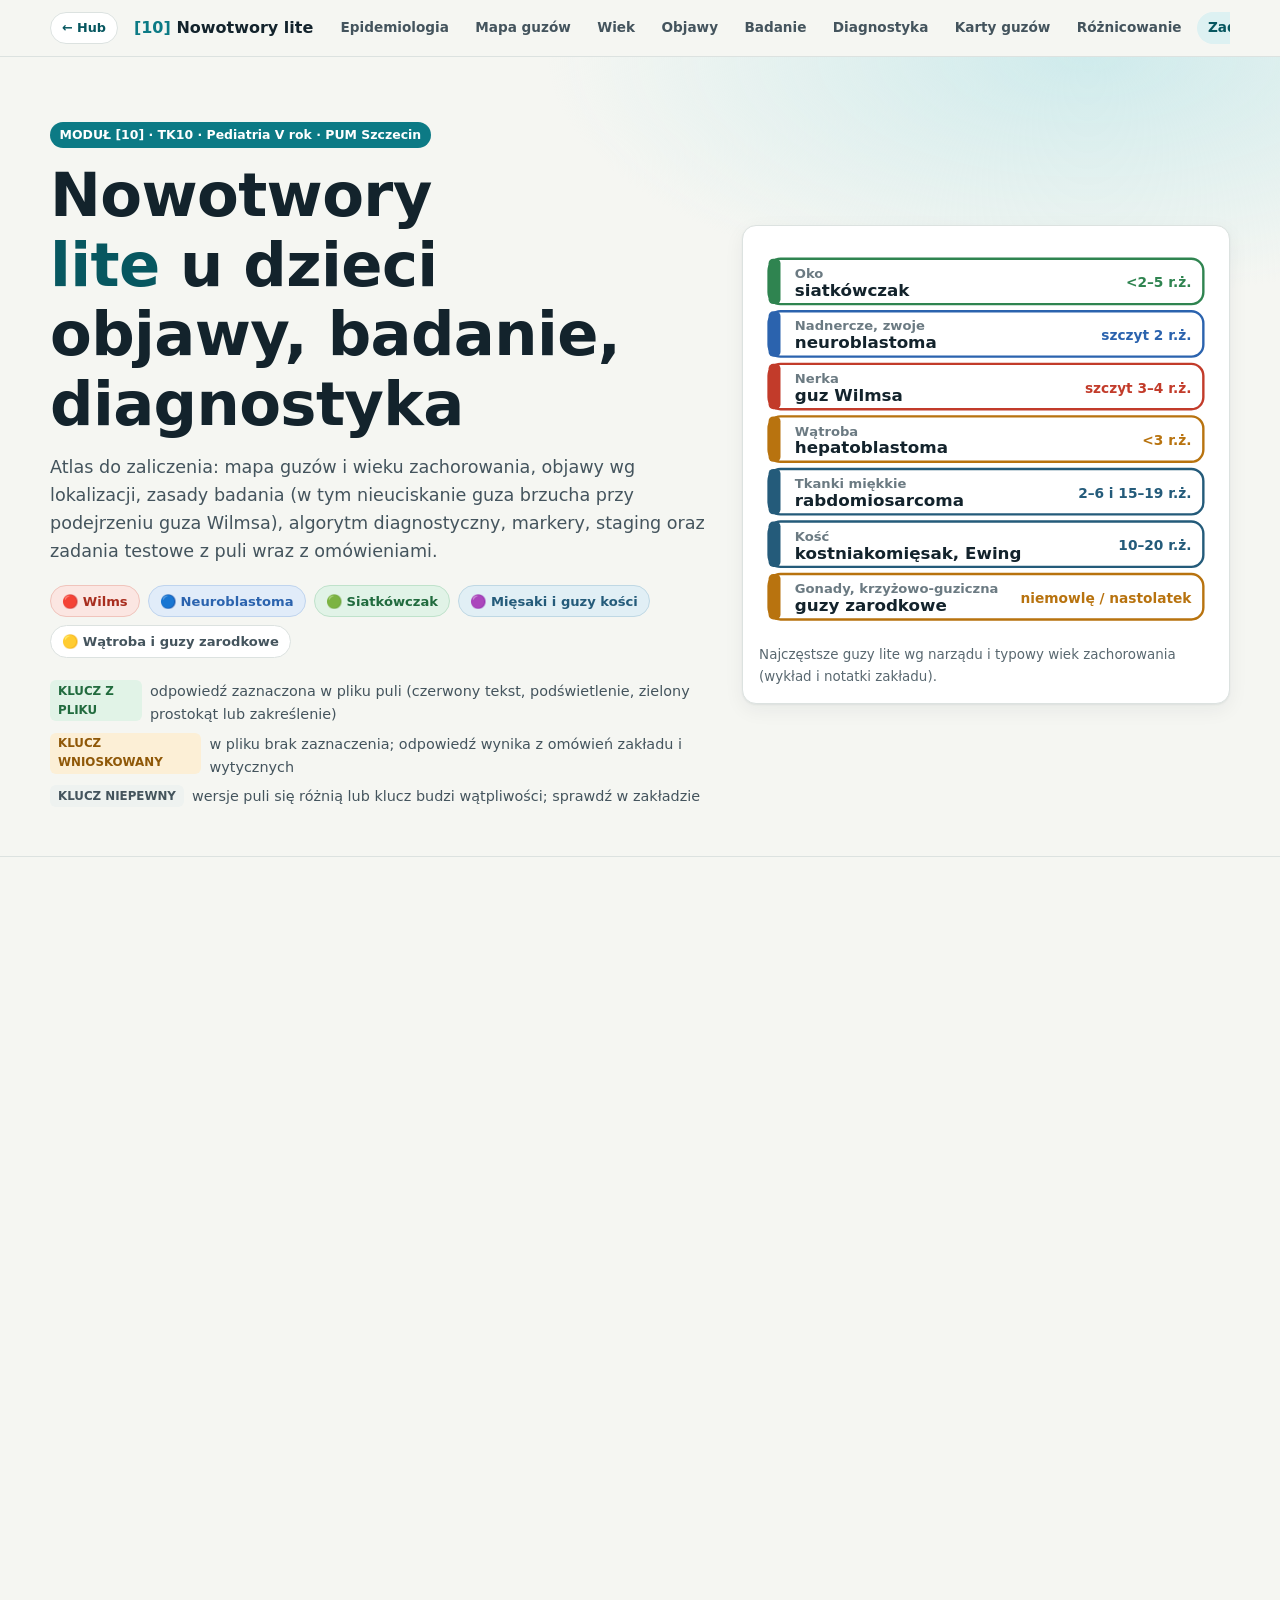
<file: atlasy/nowotwory-lite-modul-10/index.html>
<!DOCTYPE html>
<html lang="pl">
<head>
<script>
try{const t=localStorage.getItem('pediatria_hub_theme')||'auto';if(t==='dark'||(t==='auto'&&window.matchMedia('(prefers-color-scheme: dark)').matches))document.documentElement.dataset.theme='dark';}catch(e){}
window.addEventListener('storage',e=>{if(e.key==='pediatria_hub_theme'){const t=e.newValue||'auto';if(t==='dark'||(t==='auto'&&window.matchMedia('(prefers-color-scheme: dark)').matches))document.documentElement.dataset.theme='dark';else delete document.documentElement.dataset.theme;}});
window.addEventListener('message',e=>{if(e.data&&e.data.type==='SET_THEME'){if(e.data.theme==='dark')document.documentElement.dataset.theme='dark';else delete document.documentElement.dataset.theme;}});
</script>
<meta charset="utf-8">
<meta name="viewport" content="width=device-width,initial-scale=1,viewport-fit=cover">
<title>[10] Nowotwory lite u dzieci – objawy, badanie, diagnostyka</title>
<link rel="preconnect" href="https://api.fontshare.com">
<link href="https://api.fontshare.com/v2/css?f[]=satoshi@400,500,700&f[]=cabinet-grotesk@700,800&display=swap" rel="stylesheet" crossorigin="anonymous" media="print" onload="this.media='all'"><noscript><link href="https://api.fontshare.com/v2/css?f[]=satoshi@400,500,700&f[]=cabinet-grotesk@700,800&display=swap" rel="stylesheet" crossorigin="anonymous"></noscript>
<link rel="stylesheet" href="../atlas-base.css">
<link rel="stylesheet" href="style.css">
<link rel="stylesheet" href="../atlas-mobile.css">
</head>
<body>
<nav class="nav" aria-label="Nawigacja"><div class="wrap">
  <a class="hub-back" href="../../index.html">← Hub</a>
  <div class="brand"><b>[10]</b> <span>Nowotwory lite</span></div>
  <ul id="navlist">
    <li><a href="#epi">Epidemiologia</a></li>
    <li><a href="#mapa">Mapa guzów</a></li>
    <li><a href="#wiek">Wiek</a></li>
    <li><a href="#objawy">Objawy</a></li>
    <li><a href="#badanie">Badanie</a></li>
    <li><a href="#diagnostyka">Diagnostyka</a></li>
    <li><a href="#guzy">Karty guzów</a></li>
    <li><a href="#rozn">Różnicowanie</a></li>
    <li><a href="#zadania">Zadania testowe</a></li>
    <li><a href="#klucz">Klucz vs wytyczne</a></li>
    <li><a href="#pulapki">Pułapki</a></li>
    <li><a href="#zrodla">Źródła</a></li>
  </ul>
</div></nav>

<header class="hero"><div class="wrap grid">
  <div>
    <span class="tag">MODUŁ [10] · TK10 · Pediatria V rok · PUM Szczecin</span>
    <h1>Nowotwory <span>lite</span> u dzieci<br>objawy, badanie, diagnostyka</h1>
    <p class="sub">Atlas do zaliczenia: mapa guzów i wieku zachorowania, objawy wg lokalizacji, zasady badania (w tym nieuciskanie guza brzucha przy podejrzeniu guza Wilmsa), algorytm diagnostyczny, markery, staging oraz zadania testowe z puli wraz z omówieniami.</p>
    <div class="chips">
      <span class="chip s">🔴 Wilms</span>
      <span class="chip i">🔵 Neuroblastoma</span>
      <span class="chip e">🟢 Siatkówczak</span>
      <span class="chip f">🟣 Mięsaki i guzy kości</span>
      <span class="chip">🟡 Wątroba i guzy zarodkowe</span>
    </div>
    <div class="legend">
      <div><span class="kb src">KLUCZ Z PLIKU</span> odpowiedź zaznaczona w pliku puli (czerwony tekst, podświetlenie, zielony prostokąt lub zakreślenie)</div>
      <div><span class="kb inf">KLUCZ WNIOSKOWANY</span> w pliku brak zaznaczenia; odpowiedź wynika z omówień zakładu i wytycznych</div>
      <div><span class="kb unk">KLUCZ NIEPEWNY</span> wersje puli się różnią lub klucz budzi wątpliwości; sprawdź w zakładzie</div>
    </div>
  </div>
  <figure class="fig" aria-label="Schemat: guzy lite u dzieci wg wieku">
    <svg viewBox="0 0 380 330" id="heroSvg" role="img" aria-label="Uproszczony schemat: najczęstsze guzy lite u dzieci według narządu"></svg>
    <figcaption>Najczęstsze guzy lite wg narządu i typowy wiek zachorowania (wykład i notatki zakładu).</figcaption>
  </figure>
</div></header>

<main>
<section id="epi"><div class="wrap">
  <div class="eyebrow">Część A · Podstawy</div>
  <h2>Epidemiologia: rzadkie, ale nie do przeoczenia</h2>
  <p class="lead">Nowotwory dziecięce to około 1% wszystkich nowotworów, ale przebieg bywa skąpoobjawowy i podstępny, a szybkie rozpoznanie decyduje o wyleczeniu (wykład zakładu).</p>
  <div class="stat" id="stat"></div>
  <div class="grid2">
    <div class="card"><h3>Standaryzowany współczynnik zachorowalności na 1 mln dzieci, Polska vs Europa</h3>
      <p class="small" style="margin-bottom:.6rem">Dane z wykładu zakładu (rok 2004). Guzy lite wyróżnione kolorem.</p>
      <div class="bars" id="epiBars"></div></div>
    <div class="card"><h4>Co warto zapamiętać</h4>
      <ul class="tight small" id="epiPts"></ul></div>
  </div>
</div></section>

<section id="mapa"><div class="wrap">
  <div class="eyebrow">Część A</div>
  <h2>Mapa guzów: gdzie szukać i co z tego wynika</h2>
  <p class="lead">Kliknij numer na schemacie, aby zobaczyć typowe guzy, objawy i pierwszy krok diagnostyczny w danej okolicy.</p>
  <div class="body-map">
    <figure class="fig"><svg viewBox="0 0 320 580" id="bodySvg" role="img" aria-label="Schemat sylwetki dziecka z numerowanymi okolicami guzów"></svg><figcaption>Schemat poglądowy (widok z przodu).</figcaption></figure>
    <div class="card regbox" id="regBox" aria-live="polite"></div>
  </div>
  <h3 style="margin:2rem 0 .6rem">Zespoły predysponujące do nowotworów</h3>
  <p class="small" style="margin-bottom:.8rem">Najmocniejsze powiązania zespół → guz (wykład zakładu: tabela zespołów dziedzicznej predyspozycji). Czerwone linie to połączenia najczęściej pytane w puli.</p>
  <div class="grid2 syn-grid">
    <figure class="fig syn-wrap"><svg viewBox="0 0 640 470" id="synSvg" class="syn-svg" role="img" aria-label="Graf: zespoły genetyczne i związane z nimi nowotwory"></svg></figure>
    <div class="stack" id="synNotes"></div>
  </div>
</div></section>

<section id="wiek"><div class="wrap">
  <div class="eyebrow">Część A</div>
  <h2>Wiek decyduje o rozpoznaniu</h2>
  <p class="lead">Przy każdym guzie zacznij od pytania „ile ma lat?”. Poniżej: zakres zachorowania i szczyt dla najważniejszych guzów, a pod spodem mapa „o czym myśleć w pierwszej kolejności”.</p>
  <figure class="fig age-wrap"><svg viewBox="0 0 760 400" id="ageSvg" class="age-svg" role="img" aria-label="Wykres zakresów wieku zachorowania na poszczególne guzy"></svg><figcaption>Zakresy wg wykładu i omówień puli; szczyt oznaczony rombem. Rozpiętość dla siatkówczaka i zarodkowych jest orientacyjna (PDQ, omówienia).</figcaption></figure>
  <div class="filters" id="heatFilters" style="margin-top:1.4rem">
    <button aria-pressed="true" data-f="all">Wszystkie</button>
  </div>
  <div class="tw"><table class="heat" id="heat"></table></div>
</div></section>

<section id="objawy"><div class="wrap">
  <div class="eyebrow">Część B · Objawy</div>
  <h2>Objawy: od „pierwszych sygnałów” do konkretnego guza</h2>
  <div class="tabs" role="tablist" id="symTabs">
    <button role="tab" aria-selected="true" data-p="s1">🚩 Pierwsze objawy</button>
    <button role="tab" aria-selected="false" data-p="s2">📍 Wg lokalizacji</button>
    <button role="tab" aria-selected="false" data-p="s3">🧬 Objawy ogólne vs hormonalne</button>
    <button role="tab" aria-selected="false" data-p="s4">👶 Noworodek</button>
  </div>
  <div class="panel" id="s1"></div>
  <div class="panel" id="s2" hidden></div>
  <div class="panel" id="s3" hidden></div>
  <div class="panel" id="s4" hidden></div>
</div></section>

<section id="badanie"><div class="wrap">
  <div class="eyebrow">Część B · Badanie</div>
  <h2>Badanie przedmiotowe dziecka z podejrzeniem guza</h2>
  <div class="nodo" role="note" style="margin-bottom:1.4rem">
    <div class="ic">🚫🤚</div>
    <div><b>Nie uciskaj i nie ugniataj guza brzucha</b>
    <p class="small" style="margin-top:.2rem">Przy podejrzeniu nefroblastoma badaj brzuch raz, łagodnie i płasko ułożoną dłonią. Cel to opis (wielkość, powierzchnia, ruchomość, strona, linia środkowa), a nie „wymacywanie” w nieskończoność. Głównym ryzykiem jest pęknięcie guza i rozsiew (pęknięcie lub biopsja podnoszą stopień zaawansowania), dlatego SIOP kładzie nacisk na zapobieganie pęknięciu guza w trakcie leczenia. Zasada wynika z założeń modułu [10]; w analizowanych plikach puli nie znalazłem osobnego pytania o ucisk guza. Pula zawiera za to pytanie, w którym lekarz bada palpacyjnie duży, niebolesny guz nieprzekraczający linii środkowej (odpowiedź: nefroblastoma).</p></div>
  </div>
  <div class="tabs" role="tablist" id="examTabs">
    <button role="tab" aria-selected="true" data-p="e1">🩺 Ogólne i RR</button>
    <button role="tab" aria-selected="false" data-p="e2">🫃 Brzuch</button>
    <button role="tab" aria-selected="false" data-p="e3">👁️ Oczy</button>
    <button role="tab" aria-selected="false" data-p="e4">🔎 Węzły i jamy</button>
    <button role="tab" aria-selected="false" data-p="e5">🧠 Neurologiczne i kręgosłup</button>
    <button role="tab" aria-selected="false" data-p="e6">🦴 Skóra, wady, kości</button>
  </div>
  <div class="panel" id="e1"></div>
  <div class="panel" id="e2" hidden></div>
  <div class="panel" id="e3" hidden></div>
  <div class="panel" id="e4" hidden></div>
  <div class="panel" id="e5" hidden></div>
  <div class="panel" id="e6" hidden></div>
</div></section>

<section id="diagnostyka"><div class="wrap">
  <div class="eyebrow">Część C · Diagnostyka</div>
  <h2>Zaplanowanie diagnostyki</h2>
  <p class="lead">Zasada zakładu: dokładny wywiad, dokładne badanie, podstawowe badania (morfologia, RTG, USG, TK, MRI) i pilne skierowanie do onkologa, jeśli nie wiesz, co robić.</p>
  <div class="tabs" role="tablist" id="dxTabs">
    <button role="tab" aria-selected="true" data-p="d1">🧭 Algorytm: guz brzucha</button>
    <button role="tab" aria-selected="false" data-p="d2">🧪 Markery</button>
    <button role="tab" aria-selected="false" data-p="d3">🖼️ Obrazowanie</button>
    <button role="tab" aria-selected="false" data-p="d4">🔬 Biopsja</button>
    <button role="tab" aria-selected="false" data-p="d5">🪜 Staging i ryzyko</button>
  </div>
  <div class="panel" id="d1"></div>
  <div class="panel" id="d2" hidden></div>
  <div class="panel" id="d3" hidden></div>
  <div class="panel" id="d4" hidden></div>
  <div class="panel" id="d5" hidden></div>
</div></section>

<section id="guzy"><div class="wrap">
  <div class="eyebrow">Część C</div>
  <h2>Karty guzów</h2>
  <p class="lead">Rozwiń kartę, aby zobaczyć wiek, objawy, badanie, diagnostykę, leczenie oraz perełki i pułapki. Kolor krawędzi: czerwony Wilms, niebieski neuroblastoma, zielony siatkówczak, fiolet mięsaki i kości, bursztyn wątroba i zarodkowe.</p>
  <div class="dcards" id="dcards"></div>
</div></section>

<section id="rozn"><div class="wrap">
  <div class="eyebrow">Część C</div>
  <h2>Różnicowanie guza jamy brzusznej</h2>
  <p class="lead">Najczęstsza pułapka w puli: Wilms kontra neuroblastoma kontra „guz” z krwiomoczem, który wcale nie jest guzem (HUS).</p>
  <div class="tw"><table id="diffTable" class="sm"></table></div>
  <div class="grid2" style="margin-top:1.2rem" id="diffExtra"></div>
</div></section>

<section id="zadania"><div class="wrap">
  <div class="eyebrow">Część D · Wyróżnione</div>
  <h2>Zadania testowe z puli i omówienia</h2>
  <p class="lead">Zadania pochodzą z plików zakładu (pule V rok 21/22, 22/23, 2023/24, S1 – S7 2025/26, 2026/27, grupy A–F i omówienia). Wybierz odpowiedź; omówienie rozwija się po wyborze. Treść zadań jest skrócona lub odtworzona z plików; tam gdzie nie miałem pełnych opcji, uzupełniłem je typowymi dystraktorami, a klucz pochodzi z pliku. Odznaki pokazują, na ile klucz jest pewny.</p>
  <div class="card" style="margin-bottom:1.2rem">
    <h3>Powtarzalność tematów w plikach źródłowych</h3>
    <p class="small" style="margin-bottom:.6rem">Liczba plików (z 38 przeszukanych plików tekstowych z pul i omówień), w których temat występuje.</p>
    <div class="bars" id="bars"></div>
  </div>
  <div class="filters" id="qFilters">
    <button aria-pressed="true" data-f="all">Wszystkie</button>
    <button aria-pressed="false" data-f="src">Klucz z pliku</button>
    <button aria-pressed="false" data-f="inf">Wnioskowany</button>
    <button aria-pressed="false" data-f="unk">Niepewny</button>
    <button aria-pressed="false" data-f="gap">Klucz vs wytyczne</button>
    <button aria-pressed="false" data-f="x">Pułapki międzymodułowe</button>
  </div>
  <div id="quiz"></div>
  <div class="score" id="score" role="status">Wynik: 0 / 0</div>
</div></section>

<section id="klucz"><div class="wrap">
  <div class="eyebrow">Część D</div>
  <h2>Pod zaliczenie kontra aktualnie klinicznie</h2>
  <p class="lead">Tam, gdzie klucz z puli rozjeżdża się ze współczesnymi wytycznymi, obie wersje są pokazane osobno.</p>
  <div class="tw"><table id="gapTable"></table></div>
</div></section>

<section id="pulapki"><div class="wrap">
  <div class="eyebrow">Część E</div>
  <h2>Połączenia międzymodułowe, flagi i perełki</h2>
  <div class="grid2">
    <figure class="fig"><svg viewBox="0 0 680 480" id="crossSvg" role="img" aria-label="Mapa połączeń modułu 10 z pozostałymi modułami"></svg><figcaption>Moduł [10] i miejsca, w których guzy lite łączą się z innymi modułami.</figcaption></figure>
    <div class="stack" id="traps"></div>
  </div>
  <div class="grid3" style="margin-top:1.4rem" id="pearls"></div>
</div></section>
</main>

<footer id="zrodla"><div class="wrap">
  <h3 style="margin-bottom:.6rem">Źródła</h3>
  <p class="small" style="margin-bottom:.6rem"><b>Materiały zakładu i użytkownika:</b> sylabus 2025/26–2026/27 (seminarium TK10 „Nowotwory lite u dzieci – objawy, badanie, zaplanowanie diagnostyki”), wykład „Standardy diagnostyki i rozpoznawania guzów litych u dzieci” (J. Peregud-Pogorzelski), notatki z seminarium, pule pytań (V rok 21/22, 22/23, 2023/24, S1–S7 2025/26, 2026/27, grupy A–F) wraz z omówieniami. Klucze odczytano z oznaczeń w plikach (czerwony tekst, podświetlenie, zielone prostokąty, zakreślenia); tam gdzie ich brak, oznaczono „klucz wnioskowany”. Plik S5 2025/26 (skan) i część arkuszy xlsx nie zostały uwzględnione.</p>
  <ul id="srcList"></ul>
  <p class="small" style="margin-top:.8rem">Materiał dydaktyczny. Schematy są uproszczone; progów i schematów leczenia nie traktuj jako zastępujących protokół ośrodka onkologii dziecięcej.</p>
</div></footer>
<script src="../atlas-hub-sync.js"></script>
<script src="app.js"></script>
</body>
</html>
</file>
<file: css/hub.css>
/* Pediatria V – hub. Spójny system z atlasami: Cabinet Grotesk + Satoshi, teal. */
:root{
  --bg:#F5F6F2; --surface:#FFFFFF; --surface-2:#EFF2F0; --bg-card:#F5F6F2; --ink:#13232C; --ink-2:#44545D; --ink-inv:#FFFFFF; --on-accent:#FFFFFF; --fig-bg:#FFFFFF; --muted:#596870; --ink-muted:#596870; --line:#DCE2E0; --line-2:#E9EDEB;
  --teal:#0C7A85; --teal-d:#075760; --teal-l:#DDF1F2; --teal-xl:#EEF8F8; --teal-2:#2AA4AE; --teal-b:#CBE7E9;
  --red:#B93424; --red-d:#992B1D; --red-l:#FBE6E2; --red-b:#FECACA;
  --amber:#9A5F09; --amber-d:#7A4B06; --amber-l:#FCEFD6; --amber-b:#EBD3A3;
  --blue:#2B63AE; --blue-d:#1E4984; --blue-l:#E1ECF9;
  --green:#2F8450; --green-d:#1F6138; --green-l:#E1F3E7;
  --violet:#245B7A; --violet-d:#184158; --violet-l:#E1EFF5;
  --hit:#C84700; --hit-hover:#A93C00; --hit-d:#C64100; --hit-l:#FFF3E0; --hit-b:#FFE0B2;
  --edge:#7B8B93; --hero-glow-a:#CDEAEB; --hero-glow-b:#F3E7D3;
  --night:#0E1C24; --night-2:#16303B; --ft-bg:#0E1C24; --ft-ink:#B9C7CD; --ft-link:#8BD3D9; --code-ink:#E0E9EC;
  --monitor-bg:#0B0F17; --monitor-line:#1E293B; --monitor-muted:#94A3B8;
  --font-display:'Cabinet Grotesk','Satoshi',system-ui,sans-serif;
  --font-body:'Satoshi','Inter',system-ui,sans-serif;
  --r:14px; --r-lg:22px;
  --shadow-sm:0 1px 2px rgba(19,35,44,.05),0 3px 10px rgba(19,35,44,.06);
  --shadow:0 1px 2px rgba(19,35,44,.06),0 8px 24px rgba(19,35,44,.06);
  --shadow-md:0 2px 4px rgba(19,35,44,.06),0 12px 32px rgba(19,35,44,.10);
  --shadow-lg:0 2px 4px rgba(19,35,44,.06),0 18px 48px rgba(19,35,44,.12);
  --bar-h:64px;
}

/* ---------- dark themes (shared base + obsidian carbon + 6 palette themes) ---------- */
:root[data-theme]{
  color-scheme:dark;
  --red:#E55B4B; --red-d:#FF8C7E; --red-l:rgba(229,91,75,.16); --red-b:rgba(229,91,75,.34);
  --amber:#E59A24; --amber-d:#F7BE59; --amber-l:rgba(229,154,36,.16); --amber-b:rgba(229,154,36,.30);
  --blue:#4E8FE6; --blue-d:#86BAFA; --blue-l:rgba(78,143,230,.16);
  --green:#3BB36E; --green-d:#71DF9E; --green-l:rgba(59,179,110,.16);
  --violet:#4FA3CC; --violet-d:#84CBEB; --violet-l:rgba(79,163,204,.16);
  --hit:#C94D0C; --hit-hover:#DE5B16; --hit-d:#FFA463; --hit-l:rgba(249,115,22,.16); --hit-b:rgba(249,115,22,.34);
  --shadow-sm:0 1px 0 rgba(255,255,255,.04) inset,0 3px 10px rgba(0,0,0,.38);
  --shadow:0 1px 0 rgba(255,255,255,.04) inset,0 8px 24px rgba(0,0,0,.46);
  --shadow-md:0 1px 0 rgba(255,255,255,.05) inset,0 14px 36px rgba(0,0,0,.56);
  --shadow-lg:0 1px 0 rgba(255,255,255,.06) inset,0 20px 52px rgba(0,0,0,.64);
}
:root[data-theme="dark"]{
  --bg:#090C0E; --surface:#11161A; --surface-2:#171E24; --bg-card:#11161A; --ink:#F1F5F7; --ink-2:#B3C0C8; --ink-inv:#090C0E; --muted:#8A9BA5; --ink-muted:#8FA0AA; --line:#222B32; --line-2:#192026;
  --teal:#0F828E; --teal-hover:#139AA8; --teal-d:#4FD1DD; --teal-l:rgba(18,153,166,.18); --teal-xl:rgba(18,153,166,.10); --teal-b:rgba(79,209,221,.25);
  --edge:#3F4E59; --night:#06080A; --night-2:#0C1115; --ft-bg:#06080A; --code-ink:#DCE6EB;
  --bar-bg:rgba(9,12,14,.84); --hero-glow-a:rgba(15,130,142,.16); --hero-glow-b:rgba(229,154,36,.08);
}
:root[data-theme="navy"]{
  --bg:#111522; --surface:#1E263B; --surface-2:#28334E; --bg-card:#1E263B; --ink:#DCE3EF; --ink-2:#A8B8D0; --ink-inv:#111522; --on-accent:#111522; --muted:#889BB8; --ink-muted:#98A9C4; --line:#303D59; --line-2:#252F47;
  --teal:#98A9C4; --teal-hover:#ADC0DC; --teal-d:#B4C4DC; --teal-l:rgba(152,169,196,.20); --teal-xl:rgba(152,169,196,.11); --teal-b:rgba(152,169,196,.34);
  --edge:#536684; --night:#0B0E17; --night-2:#161C2E; --ft-bg:#0B0E17; --code-ink:#DCE3EF;
  --bar-bg:rgba(17,21,34,.86); --hero-glow-a:rgba(83,102,132,.30); --hero-glow-b:rgba(152,169,196,.14);
}
:root[data-theme="moss"]{
  --bg:#0F1A15; --surface:#1C2F27; --surface-2:#263F34; --bg-card:#1C2F27; --ink:#E6EBE6; --ink-2:#A6C3AC; --ink-inv:#0F1A15; --on-accent:#0F1A15; --muted:#84A98C; --ink-muted:#84A98C; --line:#2E4C3E; --line-2:#233B30;
  --teal:#84A98C; --teal-hover:#99BEA1; --teal-d:#A8CBB0; --teal-l:rgba(132,169,140,.20); --teal-xl:rgba(132,169,140,.11); --teal-b:rgba(132,169,140,.34);
  --edge:#4E6E5D; --night:#0A120E; --night-2:#15241D; --ft-bg:#0A120E; --code-ink:#E6EBE6;
  --bar-bg:rgba(15,26,21,.86); --hero-glow-a:rgba(78,110,93,.28); --hero-glow-b:rgba(132,169,140,.14);
}
:root[data-theme="espresso"]{
  --bg:#211B1A; --surface:#382A28; --surface-2:#4A3734; --bg-card:#382A28; --ink:#E8D8CE; --ink-2:#C9ABA0; --ink-inv:#211B1A; --on-accent:#211B1A; --muted:#B08E82; --ink-muted:#C1A094; --line:#60433D; --line-2:#483430;
  --teal:#C1A094; --teal-hover:#D4B5AA; --teal-d:#DFC4BA; --teal-l:rgba(193,160,148,.20); --teal-xl:rgba(193,160,148,.11); --teal-b:rgba(193,160,148,.34);
  --edge:#916B60; --night:#171211; --night-2:#2C211F; --ft-bg:#171211; --code-ink:#E8D8CE;
  --bar-bg:rgba(33,27,26,.86); --hero-glow-a:rgba(145,107,96,.26); --hero-glow-b:rgba(193,160,148,.14);
}
:root[data-theme="ochre"]{
  --bg:#1A1715; --surface:#2E2520; --surface-2:#3E3129; --bg-card:#2E2520; --ink:#F7F0EA; --ink-2:#DFC2A6; --ink-inv:#1A1715; --on-accent:#1A1715; --muted:#C29D7B; --ink-muted:#D19A66; --line:#553E31; --line-2:#3D2E25;
  --teal:#D19A66; --teal-hover:#E0AE7D; --teal-d:#E6B585; --teal-l:rgba(209,154,102,.20); --teal-xl:rgba(209,154,102,.11); --teal-b:rgba(209,154,102,.36);
  --edge:#8C5D3A; --night:#12100E; --night-2:#241D19; --ft-bg:#12100E; --code-ink:#F7F0EA;
  --bar-bg:rgba(26,23,21,.86); --hero-glow-a:rgba(140,93,58,.28); --hero-glow-b:rgba(209,154,102,.16);
}
:root[data-theme="purple"]{
  --bg:#17151C; --surface:#292531; --surface-2:#363041; --bg-card:#292531; --ink:#E2DDE7; --ink-2:#BFB7C9; --ink-inv:#17151C; --on-accent:#17151C; --muted:#A096AB; --ink-muted:#AAA2B3; --line:#45404F; --line-2:#342F3D;
  --teal:#AAA2B3; --teal-hover:#BEB7C7; --teal-d:#C8C0D1; --teal-l:rgba(170,162,179,.20); --teal-xl:rgba(170,162,179,.11); --teal-b:rgba(170,162,179,.34);
  --edge:#716879; --night:#100E14; --night-2:#201C27; --ft-bg:#100E14; --code-ink:#E2DDE7;
  --bar-bg:rgba(23,21,28,.86); --hero-glow-a:rgba(113,104,121,.28); --hero-glow-b:rgba(170,162,179,.14);
}
:root[data-theme="ocean"]{
  --bg:#0A1924; --surface:#152E3C; --surface-2:#1E3D4E; --bg-card:#152E3C; --ink:#E8F2F6; --ink-2:#9CC0CC; --ink-inv:#0A1924; --on-accent:#0A1924; --muted:#83A9B6; --ink-muted:#94B9C5; --line:#294A5A; --line-2:#1D3947;
  --teal:#FF9E80; --teal-hover:#FFB49C; --teal-d:#FF9E80; --teal-l:rgba(255,158,128,.18); --teal-xl:rgba(255,158,128,.10); --teal-b:rgba(255,158,128,.36);
  --edge:#4C7282; --night:#061018; --night-2:#102330; --ft-bg:#061018; --code-ink:#E8F2F6;
  --bar-bg:rgba(10,25,36,.86); --hero-glow-a:rgba(76,114,130,.30); --hero-glow-b:rgba(255,158,128,.15);
}
[data-theme] .hero{background:radial-gradient(920px 480px at 88% -8%,var(--hero-glow-a,rgba(15,130,142,.16)) 0,transparent 62%),radial-gradient(620px 320px at 0 100%,var(--hero-glow-b,rgba(229,154,36,.08)) 0,transparent 70%),var(--bg)}
[data-theme] .hero h1 em,[data-theme] .eyebrow,[data-theme] .hero-stat .val{color:var(--teal-d)}
[data-theme] .bar{background:var(--bar-bg,rgba(9,12,14,.84));border-bottom-color:var(--line)}
[data-theme] .btn.pri:hover,[data-theme] .btn-primary:hover{background:var(--teal-hover);color:var(--on-accent)}
[data-theme] .nav-pop,[data-theme] .drawer-notes{background:var(--surface-2);border-color:var(--line)}
[data-theme] dialog.pal{border:1px solid var(--line);box-shadow:0 30px 80px rgba(0,0,0,.78)}
[data-theme] dialog.pal::backdrop{background:rgba(4,6,8,.74)}
[data-theme] .field{background-color:var(--surface);color:var(--ink);background-image:url("data:image/svg+xml,%3Csvg xmlns='http://www.w3.org/2000/svg' width='18' height='18' fill='none' stroke='%238A9BA5' stroke-width='2.2' stroke-linecap='round'%3E%3Ccircle cx='8' cy='8' r='6'/%3E%3Cpath d='m13 13 4 4'/%3E%3C/svg%3E")}
[data-theme] .zd-banner{background:linear-gradient(135deg,var(--surface) 0%,var(--hero-glow-b,rgba(229,154,36,.07)) 100%)}
[data-theme] .fab-notes{border-color:rgba(255,255,255,.14);box-shadow:0 10px 28px rgba(0,0,0,.6),0 0 0 1px var(--teal-b)}
[data-theme] footer.ft{border-top:1px solid var(--line)}
[data-theme] .gsvg .node text.l{fill:var(--ink-2)}
[data-theme] .gsvg .node.miss circle.c{fill:var(--surface)!important}
[data-theme] .mtile:hover{background:var(--surface-2)}
[data-theme] .toast{background:var(--surface-2);color:var(--ink);border:1px solid var(--line);box-shadow:var(--shadow-lg)}
[data-theme] .btn.pri{box-shadow:0 4px 14px rgba(0,0,0,.45)}
[data-theme] .btn.pri:hover{box-shadow:0 6px 18px rgba(0,0,0,.55)}
[data-theme] .osce-pin-badge{box-shadow:0 3px 8px rgba(0,0,0,.5)}
[data-theme] .osce-hotspot.active .osce-pin-badge{box-shadow:0 4px 12px rgba(0,0,0,.6)}
[data-theme] .sim-filter-chip.active{box-shadow:0 2px 6px rgba(0,0,0,.4)}
[data-theme] .osce-anatomy-region:hover{filter:brightness(1.12)}
[data-theme] .osce-anatomy-region.active-zone{filter:none!important}
[data-theme] .symptom-chip:hover{box-shadow:0 4px 14px rgba(0,0,0,.45)}
[data-theme] .diff-branch-item:hover{filter:none}
[data-theme] .btn-calc{box-shadow:0 4px 12px rgba(0,0,0,.4)}
[data-theme] .kg-edge.dashed.on{filter:drop-shadow(0 0 6px rgba(255,255,255,.2))}
*{box-sizing:border-box;margin:0;padding:0}
html{scroll-behavior:smooth;scroll-padding-top:calc(76px + env(safe-area-inset-top))}
body{font-family:var(--font-body);font-size:16px;line-height:1.6;color:var(--ink);background:var(--bg);-webkit-font-smoothing:antialiased;-webkit-text-size-adjust:100%;min-height:100vh;min-height:100dvh;display:flex;flex-direction:column;overflow-x:clip}
img,svg{max-width:100%;display:block}
a{color:var(--teal-d);text-underline-offset:.18em}
::selection{background:var(--teal-l);color:var(--ink)}
input,textarea{caret-color:var(--teal)}
button{font:inherit;color:inherit;cursor:pointer;background:none;border:0}
a,button,summary,[role="button"],.node,.kg-node{touch-action:manipulation;-webkit-tap-highlight-color:transparent}
h1,h2,h3{font-family:var(--font-display);line-height:1.1;letter-spacing:-.015em;font-weight:800}
h2{font-size:clamp(1.7rem,3.4vw,2.4rem);margin-bottom:.5rem}
h3{font-size:1.15rem;font-family:var(--font-body);font-weight:700;letter-spacing:0}
p{max-width:72ch}
:focus-visible{outline:3px solid var(--teal);outline-offset:2px;border-radius:6px}
.wrap{width:min(1180px,100% - 2rem);margin-inline:auto}
.sr{position:absolute;width:1px;height:1px;overflow:hidden;clip:rect(0 0 0 0);white-space:nowrap}
.sr:focus,.sr:focus-visible{position:fixed;top:.75rem;left:.75rem;z-index:100;width:auto;height:auto;overflow:visible;clip:auto;white-space:nowrap;padding:.55rem .95rem;border-radius:999px;background:var(--ink);color:var(--ink-inv);font-weight:700;font-size:.9rem;text-decoration:none;box-shadow:var(--shadow-lg)}
.eyebrow{font-size:.78rem;font-weight:800;letter-spacing:.09em;text-transform:uppercase;color:var(--teal);margin-bottom:.5rem}
.lead{color:var(--ink-2);font-size:1.05rem;max-width:66ch;margin-bottom:1.6rem}
.muted{color:var(--muted)}
.mono{font-variant-numeric:tabular-nums}

/* ---------- top bar ---------- */
.bar{position:sticky;top:0;z-index:60;background:rgba(245,246,242,.9);-webkit-backdrop-filter:blur(12px);backdrop-filter:blur(12px);border-bottom:1px solid var(--line);padding:env(safe-area-inset-top) env(safe-area-inset-right) 0 env(safe-area-inset-left)}
.bar .wrap{display:flex;align-items:center;gap:.75rem;height:var(--bar-h)}
.logo{display:flex;align-items:center;gap:.55rem;min-height:44px;text-decoration:none;color:var(--ink);font-family:var(--font-display);font-weight:800;font-size:1.15rem;letter-spacing:-.01em;white-space:nowrap}
.logo i{display:grid;grid-template-columns:1fr 1fr;gap:3px;width:22px;height:22px}
.logo i b{border-radius:50%;display:block}
.logo i b:nth-child(1){background:var(--red)}.logo i b:nth-child(2){background:var(--amber)}
.logo i b:nth-child(3){background:var(--blue)}.logo i b:nth-child(4){background:var(--teal)}
.logo small{font-family:var(--font-body);font-weight:700;color:var(--teal);font-size:.78rem;margin-left:.1rem}
.menu{display:flex;align-items:center;gap:.2rem;list-style:none;margin-left:.6rem;flex:1;overflow:visible;position:relative}
.menu a,.nav-dd-btn{display:inline-flex;align-items:center;gap:.3rem;min-height:44px;padding:.45rem .82rem;border-radius:999px;font-weight:700;font-size:.9rem;color:var(--ink-2);text-decoration:none;white-space:nowrap;transition:background .15s,color .15s}
.menu a:hover,.nav-dd-btn:hover{background:var(--line-2);color:var(--ink)}
.menu a.on,.nav-dd-btn.on,.nav-dd-btn[aria-expanded=true]{background:transparent;color:var(--teal-d);box-shadow:inset 0 -2px 0 var(--teal);border-radius:0}
.nav-dd{position:relative}
.nav-dd-btn .caret{font-size:.72rem;opacity:.75;transition:transform .18s cubic-bezier(.16,1,.3,1)}
.nav-dd-btn[aria-expanded=true] .caret{transform:rotate(180deg)}
.nav-pop{position:absolute;top:calc(100% + 8px);left:0;min-width:230px;padding:.4rem;border-radius:var(--r);background:var(--surface);border:1px solid var(--line);box-shadow:var(--shadow-lg);z-index:80;display:grid;gap:.18rem}
.nav-pop:not([hidden]){animation:popIn .18s cubic-bezier(.16,1,.3,1);transform-origin:top left}
.nav-pop[hidden]{display:none}
.nav-pop a{justify-content:flex-start;border-radius:10px;padding:.55rem .8rem;min-height:44px;width:100%}
.srch{display:inline-flex;align-items:center;justify-content:center;gap:.45rem;min-height:44px;padding:0 .8rem;border:1px solid var(--line);border-radius:999px;background:var(--surface);color:var(--muted);font-size:.85rem;font-weight:600;white-space:nowrap;transition:border-color .15s,color .15s,transform .12s}
.srch:hover{border-color:var(--teal);color:var(--ink)}
.srch kbd{font:700 .7rem var(--font-body);background:var(--bg);border:1px solid var(--line);border-radius:6px;padding:.05rem .35rem}
.nav-toggle{display:none;color:var(--ink)}
.ring-mini{display:flex;align-items:center;gap:.4rem;font-weight:800;font-size:.85rem;color:var(--teal-d);white-space:nowrap}

/* ---------- common ---------- */
main{flex:1}
main#view:empty{min-height:100svh}
.view{animation:fade .26s cubic-bezier(.16,1,.3,1) both}
@keyframes fade{from{opacity:0;transform:translateY(6px)}to{opacity:1;transform:none}}
@keyframes popIn{from{opacity:0;transform:translateY(-4px) scale(.985)}to{opacity:1;transform:none}}
@keyframes palIn{from{opacity:0;transform:translateY(8px) scale(.99)}to{opacity:1;transform:none}}
@keyframes qcBodyIn{from{opacity:0;transform:translateY(-4px)}to{opacity:1;transform:none}}
@keyframes optSettle{0%{transform:scale(.99)}45%{transform:scale(1.012)}100%{transform:none}}
@keyframes optNudge{0%,100%{transform:none}25%{transform:translateX(-3px)}65%{transform:translateX(3px)}}
@keyframes bmPop{0%{transform:scale(.86)}55%{transform:scale(1.14)}100%{transform:none}}
section.blk{padding:clamp(2.6rem,6vw,4.6rem) 0;border-top:1px solid var(--line)}
.card{background:var(--surface);border:1px solid var(--line);border-radius:var(--r);padding:1.2rem 1.3rem;box-shadow:var(--shadow)}
.btn{display:inline-flex;align-items:center;gap:.5rem;padding:.7rem 1.15rem;border-radius:999px;font-weight:800;font-size:.95rem;text-decoration:none;border:1.5px solid transparent;transition:transform .16s cubic-bezier(.16,1,.3,1),box-shadow .16s,background-color .15s,border-color .15s}
.btn:hover{transform:translateY(-1px)}
.btn:not([disabled]):active,.tgl:active,.qtab:active,.zd-mod-pill:active,.exam-q-pill:active,.srch:active,.bm:active{transform:scale(.975)}
.btn.pri{background:var(--teal);color:var(--on-accent);box-shadow:0 6px 18px rgba(12,122,133,.28)}
.btn.pri:hover{background:var(--teal-d)}
.btn.sec{background:var(--surface);border-color:var(--line);color:var(--ink)}
.btn.sec:hover{border-color:var(--teal)}
.btn.dark{background:var(--ink);color:var(--ink-inv)}
.btn.sm{padding:.4rem .8rem;font-size:.84rem}
.btn[disabled]{opacity:.5;pointer-events:none}
.chip{display:inline-flex;align-items:center;gap:.3rem;font-size:.76rem;font-weight:800;padding:.14rem .6rem;border-radius:999px;background:var(--bg);border:1px solid var(--line);color:var(--ink-2);white-space:nowrap}
.chip.m{font-variant-numeric:tabular-nums}
.chip.on{background:var(--ink);color:var(--ink-inv);border-color:var(--ink)}
.chip.hit{background:var(--hit-l);color:var(--hit-d);border-color:var(--hit-b);font-weight:700}
.chip.gap{background:var(--amber-l);color:var(--amber-d);border-color:var(--amber-b);font-weight:700}
.chip.glued{background:var(--red-l);color:var(--red-d);border-color:var(--red-b);font-weight:700}
.qtab.zaklad-tab:not(.on){border-color:var(--amber);color:var(--amber-d);font-weight:700}
.tgl.gap-tgl[aria-pressed=true]{background:var(--amber-l);border-color:var(--amber);color:var(--amber-d)}
.btn.hit{background:var(--hit);border-color:var(--hit);color:var(--on-accent)}
.btn.hit:hover{background:var(--hit-hover);border-color:var(--hit-hover)}
.dot{width:8px;height:8px;border-radius:50%;display:inline-block;flex:none}
.pillrow{display:flex;flex-wrap:wrap;gap:.4rem}
.tgl{padding:.34rem .8rem;border-radius:999px;border:1.5px solid var(--line);background:var(--surface);font-weight:700;font-size:.85rem;color:var(--ink-2);transition:transform .14s cubic-bezier(.16,1,.3,1),background-color .15s,border-color .15s,color .15s}
.tgl:hover{border-color:var(--teal)}
.tgl[aria-pressed=true],.tgl.on,.tgl.active{background:var(--ink);border-color:var(--ink);color:var(--ink-inv)}
.tgl.g[aria-pressed=true]{background:var(--gc);border-color:var(--gc)}
.tgl.tgl-err:not(.on):not(.active):not([aria-pressed=true]){color:var(--red)}
.crumbs{display:flex;align-items:center;flex-wrap:wrap;gap:.45rem;font-size:.86rem;font-weight:700;color:var(--muted);margin-bottom:1rem}
.crumbs a{color:var(--teal-d);text-decoration:none}
.crumbs a:hover{text-decoration:underline}
.crumbs span{color:var(--ink)}
.adv-filters{border-top:1px solid var(--line-2);padding-top:.7rem}
.adv-filters>summary{list-style:none;cursor:pointer;display:inline-flex;align-items:center;gap:.45rem;font-size:.82rem;font-weight:800;color:var(--teal-d);user-select:none}
.adv-filters>summary::-webkit-details-marker{display:none}
.adv-filters>summary::after{content:'▾';font-size:.78rem;transition:transform .18s cubic-bezier(.16,1,.3,1)}
.adv-filters[open]>summary::after{transform:rotate(180deg)}
.adv-filters .adv-body{display:grid;gap:.8rem;margin-top:.75rem}
.qc-meta{padding-bottom:.4rem;border-bottom:1px dashed var(--line-2);margin-top:0!important}

/* ---------- hero ---------- */
.hero{padding:clamp(2.2rem,5vw,4.2rem) 0 clamp(2.4rem,5vw,4rem);background:radial-gradient(900px 460px at 88% -8%,var(--hero-glow-a) 0,transparent 62%),radial-gradient(600px 300px at 0 100%,var(--hero-glow-b) 0,transparent 70%),var(--bg)}
@media (min-width:1001px){.hero{min-height:calc(100svh - var(--bar-h));display:flex;align-items:center}}
.hero .grid{display:grid;grid-template-columns:minmax(0,1.05fr) minmax(0,.95fr);gap:2.4rem;align-items:center}
.hero h1{font-size:clamp(2.5rem,5.8vw,4.5rem);margin:.5rem 0 1rem}
.hero h1 em{font-style:normal;color:var(--teal)}
.hero .sub{font-size:1.15rem;color:var(--ink-2);margin-bottom:1.5rem;max-width:52ch}
.cta{display:flex;flex-wrap:wrap;gap:.7rem;margin-bottom:2rem}
.stats{display:grid;grid-template-columns:repeat(4,auto);gap:1.6rem;justify-content:start;padding-top:1.4rem;border-top:1px solid var(--line)}
.stat b{display:block;font-family:var(--font-display);font-weight:800;font-size:2.1rem;line-height:1;font-variant-numeric:tabular-nums}
.stat span{font-size:.82rem;color:var(--muted);font-weight:600}
.hero-viz{background:var(--surface);border:1px solid var(--line);border-radius:var(--r-lg);box-shadow:var(--shadow-lg);padding:.8rem;position:relative}
.hero-viz .cap{position:absolute;left:1.1rem;bottom:.9rem;font-size:.78rem;color:var(--muted);font-weight:600;max-width:60%}
.hero-viz .cap b{color:var(--ink)}

/* ---------- graph ---------- */
.gsvg{width:100%;height:auto;overflow:visible}
.gsvg .edge{fill:none;stroke:var(--edge);stroke-linecap:round;transition:opacity .2s,stroke .2s}
.gsvg .edge.cur{stroke:var(--teal)}
.gsvg .node{cursor:pointer}
.gsvg .node:focus:not(:focus-visible){outline:none}
.gsvg .node circle.c{transition:r .2s,filter .2s}
.gsvg .node text.n{font:800 12px var(--font-body);fill:var(--ink-inv);text-anchor:middle;dominant-baseline:central;pointer-events:none}
.gsvg .node text.l{font:700 11.5px var(--font-body);fill:var(--ink-2);pointer-events:none}
.gsvg .node.miss circle.c{fill:var(--surface)!important;stroke-dasharray:3 3}
.gsvg .node.miss text.n{fill:var(--muted)}
.gsvg.hl .edge{opacity:.07!important}
.gsvg.hl .edge.on{opacity:.9!important;stroke-width:3px}
.gsvg.hl .node{opacity:.28}
.gsvg.hl .node.on{opacity:1}
.gsvg .node:hover circle.c,.gsvg .node:focus-visible circle.c{filter:drop-shadow(0 4px 8px rgba(19,35,44,.35))}
.gsvg .node:focus-visible{outline:3px solid var(--teal-d);outline-offset:4px;border-radius:999px}
.gsvg .node:focus-visible circle.c{stroke:var(--ink);stroke-width:3px}

/* ---------- module map ---------- */
.map{display:grid;grid-template-columns:repeat(4,minmax(0,1fr));gap:1rem}
.mgroup{background:var(--surface);border:1px solid var(--line);border-radius:var(--r-lg);padding:1.1rem 1.1rem 1.2rem;box-shadow:inset 0 3px 0 0 var(--gc)}
.mgroup h3{font-size:.95rem;margin-bottom:.15rem}
.mgroup .gl{font-size:.74rem;font-weight:800;letter-spacing:.09em;color:var(--gc);text-transform:uppercase}
.mgroup .stack{display:grid;gap:.5rem;margin-top:.8rem}
.mtile{display:grid;grid-template-columns:auto 1fr auto;gap:.65rem;align-items:center;padding:.6rem .7rem;border:1px solid var(--line-2);border-radius:12px;background:var(--bg);text-decoration:none;color:var(--ink);transition:transform .15s,box-shadow .15s,border-color .15s;text-align:left;width:100%}
a.mtile:hover{transform:translateY(-2px);box-shadow:var(--shadow);border-color:var(--gc);background:var(--surface)}
.mtile .nb{width:38px;height:38px;border-radius:11px;background:var(--gc);color:var(--ink-inv);display:grid;place-items:center;font:800 .85rem var(--font-body);font-variant-numeric:tabular-nums}
.mtile b{display:block;font-size:.9rem;line-height:1.2}
.mtile small{display:block;font-size:.76rem;color:var(--muted);font-weight:600;line-height:1.3}
.mtile.miss{border-style:dashed;background:transparent}
.mtile.miss .nb{background:transparent;border:2px dashed var(--gc);color:var(--gc)}
.mtile .acc{font:800 .78rem var(--font-body);color:var(--muted);font-variant-numeric:tabular-nums}

/* ---------- loop ---------- */
.loop{display:grid;grid-template-columns:repeat(4,1fr);gap:1rem;counter-reset:s}
.step{position:relative;padding:1.3rem;border-radius:var(--r-lg);background:var(--surface);border:1px solid var(--line);text-decoration:none;color:var(--ink);transition:transform .15s,box-shadow .15s}
.step:hover{transform:translateY(-3px);box-shadow:var(--shadow-lg)}
.step::before{counter-increment:s;content:counter(s);font:800 2.6rem var(--font-display);color:var(--teal);opacity:.22;position:absolute;right:1rem;top:.5rem}
.step h3{margin-bottom:.35rem}
.step p{font-size:.92rem;color:var(--ink-2)}
.step .go{display:inline-block;margin-top:.8rem;font-weight:800;font-size:.86rem;color:var(--teal-d)}

/* ---------- duality (pod zaliczenie vs aktualnie) ---------- */
.dual{display:grid;grid-template-columns:1fr 1fr;gap:.8rem}
.dbox{border-radius:12px;padding:.9rem 1rem;font-size:.92rem}
.dbox h3,.dbox h4{font-size:.74rem;letter-spacing:.09em;text-transform:uppercase;font-weight:800;margin-bottom:.3rem}
.dbox.z{background:var(--amber-l);border:1px solid rgba(184,115,15,.35)}.dbox.z h3,.dbox.z h4{color:var(--amber-d)}
.dbox.a{background:var(--green-l);border:1px solid rgba(47,132,80,.35)}.dbox.a h3,.dbox.a h4{color:var(--green-d)}
.dcase{display:grid;gap:.8rem;margin-top:1rem}
.dcase .q{font-weight:700}

/* ---------- confidence bars ---------- */
.cbars{display:grid;gap:.7rem}
.crow{display:grid;grid-template-columns:150px 1fr 48px;gap:.8rem;align-items:center;font-size:.9rem;font-weight:700}
.cstack{display:flex;height:14px;border-radius:999px;overflow:hidden;background:var(--line-2)}
.cstack i{display:block;height:100%}
.legend{display:flex;flex-wrap:wrap;gap:.9rem;margin-top:1rem;font-size:.84rem;color:var(--ink-2)}
.legend span{display:inline-flex;gap:.4rem;align-items:center;font-weight:600}

/* ---------- atlas gallery ---------- */
.agrid{display:grid;grid-template-columns:repeat(auto-fill,minmax(min(100%,300px),1fr));gap:1rem}
.acard{display:flex;flex-direction:column;gap:.7rem;text-decoration:none;color:var(--ink);background:var(--surface);border:1px solid var(--line);border-radius:var(--r-lg);padding:1.3rem;transition:transform .16s cubic-bezier(.16,1,.3,1),box-shadow .16s;position:relative;overflow:hidden;box-shadow:inset 0 3px 0 0 var(--c1)}
.acard:hover{transform:translateY(-3px);box-shadow:inset 0 3px 0 0 var(--c1),var(--shadow-lg)}
.acard h3{font-family:var(--font-display);font-weight:800;font-size:1.3rem}
.acard p{color:var(--ink-2);font-size:.93rem}
.acard .meta{display:flex;gap:1rem;font-size:.82rem;color:var(--muted);font-weight:700;margin-top:auto;padding-top:.5rem;border-top:1px solid var(--line-2)}

/* ---------- reader ---------- */
body.reader{height:100vh;height:100dvh;min-height:0;overflow:hidden;padding-bottom:0}
body.reader main{display:flex;flex-direction:column;flex:1;min-height:0}
.rbar{background:var(--surface);border-bottom:1px solid var(--line);padding-inline:env(safe-area-inset-left) env(safe-area-inset-right)}
.rbar .wrap{display:flex;align-items:center;gap:.65rem;min-height:52px;padding:.4rem 0;width:min(1500px,100% - 2rem)}
.rbar-sec-sel{max-width:190px;min-width:0}
.rtabs{display:flex;gap:.3rem;overflow-x:auto;flex:1;min-width:0;scrollbar-width:none;-webkit-overflow-scrolling:touch}
.rtabs::-webkit-scrollbar{display:none}
.rtab{padding:.35rem .75rem;border-radius:999px;font-weight:700;font-size:.84rem;color:var(--ink-2);text-decoration:none;white-space:nowrap;border:1.5px solid transparent}
.rtab:hover{background:var(--line-2)}
.rtab.on{background:var(--teal-l);border-color:var(--teal);color:var(--teal-d)}
.rtab b{color:var(--teal)}
.rframe{flex:1;min-height:0;height:auto;display:block;width:100%;border:0;background:var(--bg)}
.rsecs{background:var(--bg);border-bottom:1px solid var(--line-2)}
.rsecs .wrap{width:min(1500px,100% - 2rem);display:flex;gap:.3rem;overflow-x:auto;padding:.4rem 0;scrollbar-width:none;align-items:center}
.rsecs .lab{font-size:.74rem;font-weight:800;letter-spacing:.08em;text-transform:uppercase;color:var(--muted);margin-right:.4rem;white-space:nowrap}

/* ---------- question view tabs & creator ---------- */
.qtabs{display:flex;gap:.4rem;margin-bottom:1.2rem;overflow-x:auto;scrollbar-width:none}
.qtab{padding:.5rem 1.1rem;border-radius:999px;font-weight:700;font-size:.92rem;color:var(--ink-2);background:var(--surface);border:1px solid var(--line);transition:border-color .15s,color .15s,background-color .15s;white-space:nowrap}
.qtab:hover{border-color:var(--teal);color:var(--teal-d)}
.qtab.on{background:var(--ink);color:var(--ink-inv);border-color:var(--ink)}
.qform{display:grid;gap:1.2rem;background:var(--surface);border:1px solid var(--line);border-radius:var(--r-lg);padding:1.4rem;box-shadow:var(--shadow)}
.qform-row{display:grid;gap:.4rem}
.qform-row label{font-size:.78rem;font-weight:800;letter-spacing:.08em;text-transform:uppercase;color:var(--muted)}
.qform-input,.qform-textarea,.qform-select{width:100%;padding:.65rem .9rem;border:1.5px solid var(--line);border-radius:10px;font:500 .95rem var(--font-body);color:var(--ink);background:var(--bg)}
.qform-input:focus,.qform-textarea:focus,.qform-select:focus{outline:none;border-color:var(--teal);background:var(--surface);box-shadow:0 0 0 3px var(--teal-l)}
.qform-textarea{min-height:90px;resize:vertical}
.qform-opt{display:flex;align-items:center;gap:.6rem;margin-bottom:.5rem}
.qform-opt input[type=radio]{width:18px;height:18px;accent-color:var(--teal);cursor:pointer}
.qform-opt .opt-letter{font-weight:800;width:24px;text-align:center;color:var(--teal-d)}
.qform-grid{display:grid;grid-template-columns:1fr 1fr;gap:1rem}
@media(max-width:700px){.qform-grid{grid-template-columns:1fr}}
.qform-acts{display:flex;gap:.8rem;flex-wrap:wrap;align-items:center;margin-top:.8rem;padding-top:1rem;border-top:1px solid var(--line-2)}
.preview-box{background:var(--bg);border:1.5px dashed var(--line);border-radius:var(--r);padding:1rem;margin-top:1rem}

/* ---------- toolbar / filters ---------- */
.tool{background:var(--surface);border:1px solid var(--line);border-radius:var(--r-lg);padding:1.1rem 1.2rem;display:grid;gap:.9rem;box-shadow:var(--shadow)}
.frow{display:flex;flex-wrap:wrap;gap:.5rem 1rem;align-items:center}
.frow>label,.flab{font-size:.74rem;font-weight:800;letter-spacing:.08em;text-transform:uppercase;color:var(--muted);min-width:78px}
.field{width:100%;padding:.7rem 1rem .7rem 2.6rem;border:1.5px solid var(--line);border-radius:999px;font:600 1rem var(--font-body);background:var(--surface) url("data:image/svg+xml,%3Csvg xmlns='http://www.w3.org/2000/svg' width='18' height='18' fill='none' stroke='%2366757D' stroke-width='2.2' stroke-linecap='round'%3E%3Ccircle cx='8' cy='8' r='6'/%3E%3Cpath d='m13 13 4 4'/%3E%3C/svg%3E") no-repeat 1rem center;color:var(--ink)}
.field:focus{outline:none;border-color:var(--teal);box-shadow:0 0 0 4px var(--teal-l)}
.seg{display:inline-flex;border:1.5px solid var(--line);border-radius:999px;overflow:hidden;background:var(--surface)}
.seg button{padding:.35rem .9rem;font-weight:700;font-size:.85rem;color:var(--ink-2)}
.seg button[aria-pressed=true]{background:var(--ink);color:var(--ink-inv)}

/* ---------- question cards ---------- */
.qlist{display:grid;gap:.7rem;margin-top:1.2rem}
.qc{background:var(--surface);border:1px solid var(--line);border-radius:var(--r);overflow:hidden}
.qc>summary{list-style:none;cursor:pointer;display:grid;grid-template-columns:1fr auto;gap:.5rem 1rem;padding:.9rem 1.1rem;align-items:start}
.qc>summary::-webkit-details-marker{display:none}
.qc>summary:hover{background:var(--teal-xl)}
.qc .stem{font-weight:700;line-height:1.45}
.qc .tags{display:flex;flex-wrap:wrap;gap:.3rem;margin-top:.45rem}
.qc .chev{width:22px;height:22px;border-radius:50%;background:var(--bg);display:grid;place-items:center;transition:transform .22s cubic-bezier(.16,1,.3,1),background-color .15s;color:var(--muted)}
.qc[open] .chev{transform:rotate(180deg)}
.qc .body{padding:0 1.1rem 1.1rem;display:grid;gap:.8rem;border-top:1px solid var(--line-2);padding-top:.9rem}
.qc[open]>.body>*{animation:qcBodyIn .22s cubic-bezier(.16,1,.3,1) both}
.qc-exp>*,.qbox .why,.qbox .tip,.qbox .dual{animation:qcBodyIn .24s cubic-bezier(.16,1,.3,1) both}
.opts{display:grid;gap:.4rem}
.opt{display:grid;grid-template-columns:30px 1fr;gap:.6rem;padding:.55rem .7rem;border-radius:11px;border:1.5px solid var(--line);background:var(--surface);text-align:left;width:100%;transition:transform .14s cubic-bezier(.16,1,.3,1),border-color .15s,background-color .15s}
button.opt:hover:not([disabled]){border-color:var(--teal);background:var(--teal-xl)}
button.opt:not([disabled]):active{transform:scale(.99)}
button.opt[disabled]{cursor:default}
button.opt.ok{animation:optSettle .24s cubic-bezier(.16,1,.3,1)}
button.opt.bad{animation:optNudge .24s ease-out}
.opt .l{width:26px;height:26px;border-radius:8px;background:var(--bg);display:grid;place-items:center;font:800 .8rem var(--font-body);color:var(--ink-2);transition:background-color .15s,color .15s}
.opt.ok{border-color:var(--green);background:var(--green-l)}.opt.ok .l{background:var(--green);color:var(--ink-inv)}
.opt.bad{border-color:var(--red);background:var(--red-l)}.opt.bad .l{background:var(--red);color:var(--ink-inv)}
.opt.sel{border-color:var(--teal);background:var(--teal-l)}.opt.sel .l{background:var(--teal);color:var(--on-accent)}
.opt.dim{opacity:.65}
.why{background:var(--teal-xl);border:1px solid var(--teal-b);border-radius:12px;padding:.85rem 1rem;font-size:.95rem}
.why h4,.tip h4{font-size:.74rem;letter-spacing:.09em;text-transform:uppercase;font-weight:800;color:var(--teal-d);margin-bottom:.25rem}
.why p+p{margin-top:.5rem}
.why a{font-weight:700}
.tip{background:var(--amber-l);border:1px solid var(--amber-b);border-radius:12px;padding:.7rem 1rem;font-size:.92rem}
.tip h4{color:var(--amber-d)}
.srcline{font-size:.8rem;color:var(--muted)}
.acts{display:flex;flex-wrap:wrap;gap:.5rem;align-items:center}
.bm{width:34px;height:34px;border-radius:50%;border:1.5px solid var(--line);display:grid;place-items:center;color:var(--muted);background:var(--surface);transition:transform .14s cubic-bezier(.16,1,.3,1),background-color .15s,border-color .15s,color .15s}
.bm[aria-pressed=true]{background:var(--amber-l);border-color:var(--amber);color:var(--amber-d)}
.bm[aria-pressed=true] svg{animation:bmPop .24s cubic-bezier(.16,1,.3,1)}

/* ---------- quiz ---------- */
.qz{max-width:820px;margin-inline:auto}
.qprog{height:8px;background:var(--line);border-radius:999px;overflow:hidden;margin-bottom:.5rem}
.qprog i{display:block;height:100%;background:linear-gradient(90deg,var(--teal),var(--teal-2));transition:width .3s}
.qhead{display:flex;justify-content:space-between;gap:1rem;font-weight:700;font-size:.88rem;color:var(--ink-2);margin-bottom:1rem;flex-wrap:wrap}
.qbox{background:var(--surface);border:1px solid var(--line);border-radius:var(--r-lg);padding:1.5rem;box-shadow:var(--shadow-lg)}
.qbox .stemL{font-family:var(--font-display);font-weight:800;font-size:clamp(1.2rem,2.4vw,1.55rem);line-height:1.3;margin:.6rem 0 1.1rem}
.res{display:grid;grid-template-columns:auto 1fr;gap:2rem;align-items:center}
.big{font:800 clamp(3rem,8vw,5rem)/1 var(--font-display);font-variant-numeric:tabular-nums}
.bk{display:grid;gap:.55rem}
.bkrow{display:grid;grid-template-columns:auto 1fr auto;gap:.7rem;align-items:center;font-size:.9rem;font-weight:700}
.bkrow .t{height:10px;background:var(--line-2);border-radius:999px;overflow:hidden}
.bkrow .t i{display:block;height:100%}

/* ---------- progress ---------- */
.plist{display:grid;gap:.6rem}
.prow{display:grid;grid-template-columns:44px minmax(0,1.4fr) minmax(0,1fr) auto;gap:1rem;align-items:center;background:var(--surface);border:1px solid var(--line);border-radius:var(--r);padding:.8rem 1rem}
.prow .nb{width:44px;height:44px;border-radius:12px;background:var(--gc);color:var(--ink-inv);display:grid;place-items:center;font:800 .9rem var(--font-body)}
.prow b{display:block;line-height:1.25}
.prow small{color:var(--muted);font-weight:600;font-size:.8rem}
.meter{height:10px;background:var(--line-2);border-radius:999px;overflow:hidden;position:relative}
.meter i{display:block;height:100%;background:var(--gc)}
.meterl{display:flex;justify-content:space-between;font-size:.76rem;font-weight:700;color:var(--muted);margin-top:.25rem;font-variant-numeric:tabular-nums}
.chk{display:inline-flex;gap:.45rem;align-items:center;font-weight:700;font-size:.86rem;cursor:pointer;user-select:none}
.chk input{width:18px;height:18px;accent-color:var(--teal)}
textarea.code{width:100%;min-height:96px;border:1.5px solid var(--line);border-radius:12px;padding:.7rem;font:500 .8rem ui-monospace,Menlo,monospace;background:var(--bg);color:var(--ink-2);resize:vertical}

/* ---------- connections ---------- */
.conn{display:grid;grid-template-columns:minmax(0,1.15fr) minmax(0,.85fr);gap:1.4rem;align-items:start}
.sticky{position:sticky;top:calc(var(--bar-h) + 1rem)}
.trap{display:grid;gap:.35rem;background:var(--surface);border:1px solid var(--line);border-radius:var(--r);padding:.9rem 1rem;text-align:left;width:100%;transition:transform .16s cubic-bezier(.16,1,.3,1),box-shadow .16s,border-color .15s}
.trap:hover,.trap.on{box-shadow:var(--shadow);transform:translateX(3px);border-color:var(--teal)}
.trap.on{border-color:var(--red);background:var(--red-l)}
.trap h4{font-size:1rem}
.trap .eq{font-size:.88rem;color:var(--ink-2)}
.trap .out{font-weight:800;color:var(--red);font-size:.9rem}
.matrix{border-collapse:separate;border-spacing:3px;font-size:.78rem;font-weight:700}
.matrix th{font-weight:800;color:var(--muted);padding:0 .3rem;text-align:center}
.matrix td{width:34px;height:30px;text-align:center;border-radius:6px;font-variant-numeric:tabular-nums}

/* ---------- palette ---------- */
dialog.pal{border:0;border-radius:var(--r-lg);width:min(680px,calc(100% - 1.6rem));max-height:calc(100dvh - 24px - env(safe-area-inset-top) - env(safe-area-inset-bottom));padding:0;box-shadow:0 30px 80px rgba(14,28,36,.4);margin:12vh auto auto;background:var(--surface);overflow:hidden}
dialog.pal[open]{animation:palIn .22s cubic-bezier(.16,1,.3,1)}
dialog.pal::backdrop{background:rgba(14,28,36,.5);-webkit-backdrop-filter:blur(3px);backdrop-filter:blur(3px)}
.pal-head{display:flex;align-items:center;border-bottom:1px solid var(--line);background:var(--surface)}
.pal input{flex:1;min-width:0;border:0;padding:1.05rem 1.2rem;font:600 1.05rem var(--font-body);outline:none;color:var(--ink);background:var(--surface)}
.pal-close{min-width:44px;min-height:44px;margin-right:.4rem;border-radius:10px;display:grid;place-items:center;color:var(--muted);font-weight:800;font-size:1rem}
.pal-close:hover{background:var(--line-2);color:var(--ink)}
.pal ul{list-style:none;max-height:min(55dvh,440px);overflow:auto;-webkit-overflow-scrolling:touch;padding:.4rem}
.pal li a{display:grid;grid-template-columns:auto 1fr auto;gap:.7rem;align-items:center;padding:.55rem .7rem;border-radius:10px;text-decoration:none;color:var(--ink)}
.pal li a:hover,.pal li a.cur{background:var(--teal-l)}
.pal li .k{font-size:.7rem;font-weight:800;letter-spacing:.06em;text-transform:uppercase;color:var(--muted)}
.pal li span.t{font-weight:600;font-size:.93rem;line-height:1.35}
.pal .empty{padding:1.4rem;color:var(--muted);text-align:center}

/* ---------- footer ---------- */
footer.ft{background:var(--ft-bg);color:var(--ft-ink);padding:2.6rem env(safe-area-inset-right) calc(3rem + env(safe-area-inset-bottom)) env(safe-area-inset-left);margin-top:auto}
footer.ft .wrap{display:grid;grid-template-columns:1.2fr 1fr;gap:2rem}
footer.ft h3{color:var(--on-accent);font-family:var(--font-display);font-size:1.25rem;margin-bottom:.4rem}
footer.ft p{font-size:.88rem;max-width:60ch}
footer.ft .muted{color:#A9B8C0}
footer.ft a{color:var(--ft-link)}
body.reader footer.ft{display:none}
.pwa-install{display:none;align-items:center;justify-content:center;gap:.4rem;min-height:44px;padding:0 .8rem;border:1px solid var(--teal);border-radius:999px;background:var(--teal-l);color:var(--teal-d);font-size:.85rem;font-weight:700;cursor:pointer;white-space:nowrap}
.pwa-install:hover{background:var(--teal);color:var(--on-accent)}
.toast{position:fixed;left:50%;bottom:calc(1.4rem + env(safe-area-inset-bottom));transform:translateX(-50%) translateY(14px);background:var(--ink);color:var(--ink-inv);padding:.6rem 1.1rem;border-radius:999px;font-weight:700;font-size:.9rem;max-width:calc(100vw - 24px);opacity:0;pointer-events:none;transition:transform .24s cubic-bezier(.16,1,.3,1),opacity .2s ease;z-index:100;display:flex;align-items:center;gap:.5rem}
.toast.on{opacity:1;transform:translateX(-50%);pointer-events:auto}

/* ---------- responsive ---------- */
@media (max-width:1120px){
  .bar .wrap{gap:.45rem}
  .logo small,.srch kbd{display:none}
  .menu a,.nav-dd-btn{padding:.42rem .58rem;font-size:.84rem}
  .srch,.pwa-install{padding:0 .65rem}
}
@media (max-width:1000px){
  .hero .grid,.conn{grid-template-columns:minmax(0,1fr)}
  .hero .grid>*,.conn>*,.notes-layout>*,.osce-wrap>*,.presc-workspace-grid>*,.rash-card-grid>*,.exam-summary-card>*{min-width:0}
  .hero-viz .gsvg{max-width:480px;margin-inline:auto}
  .map{grid-template-columns:repeat(2,1fr)}
  .loop{grid-template-columns:repeat(2,1fr)}
  .stats{grid-template-columns:repeat(2,auto)}
  .sticky{position:static}
  footer.ft .wrap{grid-template-columns:1fr}
}
@media (max-width:1024px){
  .bar{position:relative;-webkit-backdrop-filter:none;backdrop-filter:none;background:var(--bg)}
  .bar .wrap{gap:.4rem;justify-content:space-between}
  .logo{margin-right:auto}
  .btn-calc,.nav-toggle{display:inline-flex}
  .srch .lbl,.pwa-install .lbl{display:none}
  .srch,.pwa-install{min-width:44px;min-height:44px;padding:0 .55rem}
  .menu{display:none;position:absolute;top:100%;left:0;right:0;z-index:70;flex-direction:column;align-items:stretch;gap:.25rem;margin:0;padding:.65rem max(1rem,env(safe-area-inset-right)) .85rem max(1rem,env(safe-area-inset-left));background:var(--surface);border-top:1px solid var(--line);border-bottom:1px solid var(--line);box-shadow:var(--shadow-lg);max-height:calc(100dvh - var(--bar-h));overflow-y:auto}
  .menu.open{display:flex}
  .menu>li{display:flex;flex-direction:column}
  .menu>li>a,.menu>li>.nav-dd-btn{width:100%;justify-content:space-between;padding:.6rem .9rem;min-height:44px;border-radius:12px;font-size:.95rem}
  .nav-pop{position:static;min-width:0;border:0;box-shadow:none;background:transparent;padding:.2rem 0 .35rem .85rem;gap:.2rem}
  .nav-pop a{padding:.5rem .75rem;font-size:.9rem}
}
@media (max-width:720px){
  :root{--bar-h:58px}
  .wrap{width:min(1180px,100% - 1.2rem)}
  .bar .wrap{gap:.35rem}
  .logo{font-size:1.05rem}
  .logo small,.srch .lbl,.srch kbd,.pwa-install .lbl,.ring-mini span{display:none}
  .hero-viz .cap{position:static;max-width:none;margin-top:.55rem;text-align:center}
  .gsvg .node text.l{font-size:21px}
  .rbar .wrap{flex-wrap:wrap;gap:.4rem}
  .rbar-sec-sel{flex:1 1 130px;max-width:none}
  .rtabs{order:5;flex-basis:100%;min-width:0}
  .rbar .wrap>*{min-width:0}
  .map,.loop,.dual{grid-template-columns:1fr}
  .crow{grid-template-columns:96px 1fr 38px}
  .res{grid-template-columns:1fr}
  .prow{grid-template-columns:44px 1fr}
  .prow>*:nth-child(n+3){grid-column:1 / -1}
  .qbox{padding:1.1rem}
  .stats{gap:1rem 1.4rem}
  .stat b{font-size:1.7rem}
  dialog.pal{width:calc(100% - 1rem);margin:max(10px,env(safe-area-inset-top)) auto auto;max-height:calc(100dvh - 20px - env(safe-area-inset-top) - env(safe-area-inset-bottom))}
  .pal ul{max-height:46dvh}
}
@media (max-width:380px){
  .bar .wrap{gap:.25rem}
  .logo{font-size:.96rem;gap:.38rem}
  .hero h1{font-size:clamp(2rem,9vw,2.5rem)}
}
@media (prefers-reduced-motion:reduce){
  html{scroll-behavior:auto!important}
  @keyframes fade{from{opacity:0}to{opacity:1}}
  @keyframes popIn{from{opacity:0}to{opacity:1}}
  @keyframes palIn{from{opacity:0}to{opacity:1}}
  @keyframes qcBodyIn{from{opacity:0}to{opacity:1}}
  @keyframes osceSlideIn{from{opacity:0}to{opacity:1}}
  @keyframes diffFadeIn{from{opacity:0}to{opacity:1}}
  *,*::before,*::after{animation-iteration-count:1!important}
  .opt.ok,.opt.bad,.opt.key,.exam-timer.danger,.imaging-pulse-circle,.kg-edge.dashed,.osce-hotspot.active,.osce-pulse-ring,.rash-glass-result.non_blanching,.osce-reaction-badge.cry,.osce-reaction-badge.crisis,.osce-finding-badge-svg{animation:none!important}
  .btn,.tgl,.qtab,.opt,.srch,.bm,.zd-mod-pill,.exam-q-pill,.drug-card,.imaging-case-chip,.sim-action-card,.link-item,.kg-node,.kg-gap-card-box,.osce-hotspot,.osce-maneuver-btn,.symptom-chip,.chal-opt-btn{transform:none!important}
  .btn,.tgl,.qtab,.opt,.srch,.bm,.zd-mod-pill,.exam-q-pill,.note-item,.exam-timer,.calc-pill,.calc-tab-btn,.scale-opt-btn,.pso-card,.imaging-filter-btn,.imaging-case-chip,.vital-chip,.sim-step-item,.sim-action-card,.conn-tab-btn,.link-item,.kg-filter-btn,.osce-pin-badge,.osce-reaction-badge,.osce-maneuver-btn,.osce-scale-tray,.sim-filter-chip,.omnibar-tag-btn,.symptom-chip,.presc-mode-btn,.presc-cat-pill,.presc-drug-btn,.presc-ind-btn,.chal-pill-btn,.chal-step-dot,.chal-opt-btn,.rash-pill-btn{transition:opacity .15s ease,background-color .15s ease,border-color .15s ease,color .15s ease,box-shadow .15s ease!important}
  .toast{transform:translateX(-50%)!important;transition:opacity .15s ease!important}
}
@media print{.bar,.rbar,footer.ft,.fab-notes,.drawer-notes{display:none}}

/* ---------- floating notes FAB & drawer ---------- */
.fab-notes{
  position:fixed;
  bottom:calc(24px + env(safe-area-inset-bottom));
  right:max(24px,env(safe-area-inset-right));
  z-index:50;
  display:inline-flex;
  align-items:center;
  gap:.45rem;
  min-height:44px;
  padding:.65rem 1.15rem;
  border-radius:999px;
  background:var(--teal);
  color:var(--on-accent);
  font-weight:700;
  font-size:.9rem;
  box-shadow:0 8px 24px rgba(12,122,133,.35);
  border:1.5px solid rgba(255,255,255,.2);
  transition:transform .2s cubic-bezier(.16,1,.3,1),background-color .15s,box-shadow .2s;
}
.fab-notes:hover{
  transform:translateY(-2px) scale(1.03);
  background:var(--teal-d);
}
.fab-notes .fab-icon{font-size:1.15rem}
@media (max-width:720px){
  .fab-notes{
    bottom:calc(70px + env(safe-area-inset-bottom));
    right:max(12px,env(safe-area-inset-right));
    width:44px;
    height:44px;
    padding:0;
    justify-content:center;
  }
  .fab-notes .fab-label{display:none}
}

.drawer-notes{
  position:fixed;
  bottom:calc(80px + env(safe-area-inset-bottom));
  right:max(24px,env(safe-area-inset-right));
  width:min(440px,calc(100vw - 32px));
  height:min(520px,calc(100dvh - 120px - env(safe-area-inset-top) - env(safe-area-inset-bottom)));
  background:var(--surface);
  border:1px solid var(--line);
  border-radius:var(--r-lg);
  box-shadow:var(--shadow-lg);
  z-index:55;
  display:flex;
  flex-direction:column;
  overflow:hidden;
  animation:fade .2s ease;
}
.drawer-notes[hidden]{display:none}
@media (max-width:720px){
  .drawer-notes{
    bottom:calc(68px + env(safe-area-inset-bottom));
    right:max(12px,env(safe-area-inset-right));
    left:max(12px,env(safe-area-inset-left));
    width:auto;
    height:min(480px,calc(100dvh - var(--bar-h) - 86px - env(safe-area-inset-top) - env(safe-area-inset-bottom)));
  }
}
.drawer-header{
  display:flex;
  align-items:center;
  justify-content:space-between;
  padding:.75rem 1rem;
  border-bottom:1px solid var(--line);
  background:var(--bg);
}
.drawer-title{display:flex;align-items:center;gap:.5rem;font-weight:800;font-size:.95rem}
.chip-sm{font-size:.7rem;padding:.1rem .45rem;border-radius:999px;background:var(--teal-l);color:var(--teal-d);font-weight:700}
.drawer-actions{display:flex;align-items:center;gap:.3rem}
.btn-icon{
  width:28px;
  height:28px;
  display:grid;
  place-items:center;
  border-radius:6px;
  color:var(--muted);
  text-decoration:none;
  font-weight:700;
  transition:background-color .15s,color .15s,transform .12s;
}
.btn-icon:hover{background:var(--line);color:var(--ink)}
.drawer-toolbar{
  display:flex;
  align-items:center;
  gap:.25rem;
  padding:.4rem .75rem;
  border-bottom:1px solid var(--line-2);
  background:var(--surface);
}
.drawer-toolbar button{
  padding:.25rem .5rem;
  border-radius:6px;
  font-size:.82rem;
  font-weight:700;
  color:var(--ink-2);
  border:1px solid transparent;
}
.drawer-toolbar button:hover{background:var(--line-2);color:var(--ink)}
.btn-sm-text{font-size:.8rem;color:var(--teal-d)!important;font-weight:700}
.drawer-body{flex:1;display:flex;flex-direction:column;min-height:0;position:relative}
.drawer-body textarea{
  width:100%;
  height:100%;
  border:0;
  outline:none;
  padding:.85rem;
  font-family:ui-monospace,SFMono-Regular,Menlo,Monaco,Consolas,monospace;
  font-size:.85rem;
  line-height:1.55;
  background:var(--surface);
  color:var(--ink);
  resize:none;
}
.drawer-body .md-preview{
  width:100%;
  height:100%;
  overflow-y:auto;
  padding:.85rem;
  background:var(--surface);
}
.drawer-footer{
  display:flex;
  align-items:center;
  justify-content:space-between;
  padding:.6rem .85rem;
  border-top:1px solid var(--line);
  background:var(--bg);
}

/* ---------- Markdown Preview Styles ---------- */
.md-preview{
  font-size:.92rem;
  line-height:1.65;
  color:var(--ink);
}
.md-preview h1,.md-preview h2,.md-preview h3,.md-preview h4{
  font-family:var(--font-display);
  font-weight:800;
  color:var(--ink);
  margin:1.1rem 0 .4rem;
  line-height:1.25;
}
.md-preview h1{font-size:1.45rem;border-bottom:1px solid var(--line);padding-bottom:.3rem}
.md-preview h2{font-size:1.25rem;border-bottom:1px solid var(--line-2);padding-bottom:.2rem}
.md-preview h3{font-size:1.08rem}
.md-preview h4{font-size:.98rem;color:var(--ink-2)}
.md-preview p{margin-bottom:.75rem}
.md-preview ul,.md-preview ol{margin:0 0 .75rem 1.4rem}
.md-preview li{margin-bottom:.25rem}
.md-preview hr{border:0;border-top:1px solid var(--line);margin:1.1rem 0}
.md-preview blockquote{
  border:1px solid rgba(12,122,133,.24);
  padding:.45rem .85rem;
  background:var(--teal-xl);
  color:var(--ink-2);
  margin:.75rem 0;
  border-radius:10px;
  font-style:italic;
}
.md-preview table{
  width:100%;
  border-collapse:collapse;
  margin:.85rem 0;
  font-size:.85rem;
}
.md-preview th,.md-preview td{
  border:1px solid var(--line);
  padding:.45rem .7rem;
  text-align:left;
}
.md-preview th{background:var(--bg);font-weight:700}
.md-preview pre{
  background:var(--night-2);
  color:var(--code-ink);
  padding:.8rem;
  border-radius:8px;
  overflow-x:auto;
  margin:.75rem 0;
  font-size:.82rem;
  font-family:ui-monospace,Menlo,monospace;
}
[data-theme] .md-preview pre{background:var(--night);color:var(--code-ink);border:1px solid var(--line)}
.md-preview code{
  font-family:ui-monospace,Menlo,monospace;
  font-size:.85em;
  background:var(--line-2);
  padding:.12rem .35rem;
  border-radius:4px;
}
.md-preview pre code{background:transparent;padding:0}
.md-preview .task-item{list-style:none;display:flex;align-items:flex-start;gap:.45rem;margin-left:-1.2rem}
.md-preview .task-item input[type="checkbox"]{margin-top:.3rem;accent-color:var(--teal)}
.md-preview .task-item.checked{color:var(--muted);text-decoration:line-through}

/* ---------- Full Notes View (#/notatki) ---------- */
.notes-layout{
  display:grid;
  grid-template-columns:310px 1fr;
  gap:1.5rem;
  align-items:start;
  margin-top:1.2rem;
}
@media (max-width:880px){
  .notes-layout{grid-template-columns:1fr}
  .notes-sidebar{position:static;max-height:none}
  .notes-items{max-height:240px}
}
.notes-sidebar{
  background:var(--surface);
  border:1px solid var(--line);
  border-radius:var(--r);
  padding:1rem;
  box-shadow:var(--shadow);
  display:flex;
  flex-direction:column;
  gap:.75rem;
  max-height:calc(100vh - var(--bar-h) - 40px);
  max-height:calc(100dvh - var(--bar-h) - 40px);
  position:sticky;
  top:calc(var(--bar-h) + 1rem);
}
.notes-items{
  display:flex;
  flex-direction:column;
  gap:.4rem;
  overflow-y:auto;
  max-height:460px;
  margin-top:.3rem;
}
.note-item{
  display:flex;
  flex-direction:column;
  gap:.2rem;
  padding:.65rem .8rem;
  border-radius:10px;
  border:1px solid transparent;
  cursor:pointer;
  transition:border-color .15s,background-color .15s,color .15s;
  background:var(--bg);
  text-align:left;
}
.note-item:hover{border-color:var(--teal);background:var(--surface)}
.note-item.active{background:var(--teal-l);border-color:var(--teal);color:var(--ink)}
.note-item-title{font-weight:700;font-size:.88rem;white-space:nowrap;overflow:hidden;text-overflow:ellipsis}
.note-item-meta{font-size:.74rem;color:var(--muted);display:flex;justify-content:space-between}
.notes-editor-box{
  background:var(--surface);
  border:1px solid var(--line);
  border-radius:var(--r);
  padding:1.4rem;
  box-shadow:var(--shadow);
  display:flex;
  flex-direction:column;
  gap:1rem;
}
.note-header-row{
  display:flex;
  gap:.8rem;
  align-items:center;
  flex-wrap:wrap;
}
.note-title-in{
  flex:1;
  font-family:var(--font-display);
  font-weight:800;
  font-size:1.45rem;
  border:0;
  border-bottom:2px solid var(--line);
  padding:.3rem 0;
  outline:none;
  background:transparent;
  color:var(--ink);
}
.note-title-in:focus{border-bottom-color:var(--teal)}
.notes-toolbar{
  display:flex;
  flex-wrap:wrap;
  align-items:center;
  gap:.35rem;
  padding:.5rem .7rem;
  border:1px solid var(--line-2);
  border-radius:10px;
  background:var(--bg);
}
.notes-toolbar button{
  padding:.3rem .6rem;
  border-radius:6px;
  font-weight:700;
  font-size:.82rem;
  color:var(--ink-2);
  border:1px solid transparent;
}
.notes-toolbar button:hover{background:var(--surface);border-color:var(--line);color:var(--ink)}
.notes-split{
  display:grid;
  grid-template-columns:1fr 1fr;
  gap:1.2rem;
  min-height:480px;
}
.notes-split.mode-editor{grid-template-columns:1fr}
.notes-split.mode-editor .notes-preview-pane{display:none}
.notes-split.mode-preview{grid-template-columns:1fr}
.notes-split.mode-preview .notes-editor-pane{display:none}
@media (max-width:768px){
  .notes-split{grid-template-columns:1fr}
}
.notes-editor-pane textarea{
  width:100%;
  height:100%;
  min-height:420px;
  border:1.5px solid var(--line-2);
  border-radius:10px;
  padding:.9rem;
  font-family:ui-monospace,SFMono-Regular,Menlo,Monaco,Consolas,monospace;
  font-size:.88rem;
  line-height:1.6;
  background:var(--bg);
  color:var(--ink);
  resize:vertical;
}
.notes-preview-pane{
  border:1.5px solid var(--line-2);
  border-radius:10px;
  padding:1rem;
  background:var(--bg);
  overflow-y:auto;
  min-height:420px;
  max-height:680px;
}

/* ---------- Exam Simulator Styles ---------- */
.exam-bar{
  position:sticky;
  top:var(--bar-h);
  z-index:45;
  background:rgba(245,246,242,.95);
  backdrop-filter:blur(8px);
  border-bottom:1px solid var(--line);
  padding:.65rem 0;
  margin-bottom:1.4rem;
}
[data-theme] .exam-bar{background:var(--bar-bg,rgba(9,12,14,.92))}
.exam-bar-inner{
  display:flex;
  align-items:center;
  justify-content:space-between;
  gap:1rem;
  flex-wrap:wrap;
}
.exam-timer{
  display:inline-flex;
  align-items:center;
  gap:.4rem;
  padding:.35rem .85rem;
  border-radius:999px;
  font-family:var(--font-display);
  font-weight:800;
  font-size:1.15rem;
  font-variant-numeric:tabular-nums;
  background:var(--surface);
  border:1.5px solid var(--line);
  color:var(--ink);
  transition:background-color .25s ease,border-color .25s ease,color .25s ease;
}
.exam-timer.warn{
  background:var(--amber-l);
  border-color:var(--amber);
  color:var(--amber);
}
.exam-timer.danger{
  background:var(--red-l);
  border-color:var(--red);
  color:var(--red);
  animation:pulse 1s infinite alternate;
}
@keyframes pulse{
  from{transform:scale(1)}
  to{transform:scale(1.05)}
}
.exam-pill-grid{
  display:flex;
  flex-wrap:wrap;
  gap:.35rem;
  background:var(--surface);
  border:1px solid var(--line);
  border-radius:var(--r);
  padding:.85rem;
  margin-bottom:1.4rem;
  max-height:160px;
  overflow-y:auto;
}
.exam-q-pill{
  width:32px;
  height:32px;
  border-radius:8px;
  border:1.5px solid var(--line);
  background:var(--bg);
  color:var(--ink-2);
  font-size:.78rem;
  font-weight:800;
  display:grid;
  place-items:center;
  cursor:pointer;
  position:relative;
  transition:background-color .15s,border-color .15s,color .15s;
}
.exam-q-pill:hover{border-color:var(--teal);color:var(--ink)}
.exam-q-pill.active{
  outline:2.5px solid var(--teal);
  outline-offset:1px;
}
.exam-q-pill.answered{
  background:var(--teal);
  border-color:var(--teal);
  color:var(--on-accent);
}
.exam-q-pill.flagged::after{
  content:'🚩';
  position:absolute;
  top:-6px;
  right:-6px;
  font-size:.65rem;
}
.btn-flag{
  display:inline-flex;
  align-items:center;
  gap:.4rem;
  padding:.4rem .8rem;
  border-radius:999px;
  border:1.5px solid var(--line);
  background:var(--surface);
  color:var(--muted);
  font-weight:700;
  font-size:.85rem;
  cursor:pointer;
}
.btn-flag.active{
  background:var(--amber-l);
  border-color:var(--amber);
  color:var(--amber);
}

/* Exam Summary Card */
.exam-summary-card{
  background:var(--surface);
  border:1px solid var(--line);
  border-radius:var(--r-lg);
  padding:2rem;
  box-shadow:var(--shadow-lg);
  display:grid;
  grid-template-columns:auto 1fr;
  gap:2.5rem;
  align-items:center;
}
@media (max-width:720px){
  .exam-summary-card{grid-template-columns:1fr;gap:1.4rem;padding:1.4rem}
}
.exam-badge-pass{
  display:inline-block;
  padding:.4rem 1.1rem;
  border-radius:999px;
  font-weight:800;
  font-size:1rem;
  background:var(--green-l);
  color:var(--green);
  border:1.5px solid var(--green);
  text-transform:uppercase;
  letter-spacing:.05em;
  margin-top:.4rem;
}
.exam-badge-fail{
  display:inline-block;
  padding:.4rem 1.1rem;
  border-radius:999px;
  font-weight:800;
  font-size:1rem;
  background:var(--red-l);
  color:var(--red);
  border:1.5px solid var(--red);
  text-transform:uppercase;
  letter-spacing:.05em;
  margin-top:.4rem;
}
.mod-diagnostic-list{
  display:grid;
  gap:.75rem;
  margin:1.4rem 0;
}
.mod-diag-row{
  display:grid;
  grid-template-columns:180px 1fr 70px;
  gap:1rem;
  align-items:center;
  font-size:.86rem;
  font-weight:700;
}
@media (max-width:640px){
  .mod-diag-row{grid-template-columns:1fr auto;gap:.4rem}
  .mod-diag-row .meter{grid-column:1 / -1;order:3}
}
.exam-review-card{
  background:var(--surface);
  border:1px solid var(--line);
  border-radius:var(--r);
  padding:1.4rem;
  margin-bottom:1rem;
  box-shadow:var(--shadow);
}
.opt-review{
  display:flex;
  align-items:flex-start;
  gap:.75rem;
  padding:.65rem .85rem;
  border-radius:10px;
  border:1.5px solid var(--line-2);
  margin-bottom:.45rem;
  font-size:.92rem;
}
.opt-review.opt-correct{
  background:var(--green-l);
  border-color:var(--green);
  color:var(--ink);
  font-weight:700;
}
.opt-review.opt-wrong{
  background:var(--red-l);
  border-color:var(--red);
  color:var(--ink);
  font-weight:700;
}
.opt-review.opt-dim{opacity:.6}

/* ---------- Pediatric Calculator Styles ---------- */
.btn-calc{
  color:var(--teal-d);
  text-decoration:none;
}
.btn-calc:hover{
  border-color:var(--teal);
  background:var(--teal-l);
}

.calc-param-card{
  background:var(--surface);
  border:2px solid var(--teal);
  border-radius:var(--r-lg);
  padding:1.4rem;
  box-shadow:var(--shadow-lg);
  margin-bottom:1.6rem;
}
.calc-param-grid{
  display:grid;
  grid-template-columns:1fr 1fr;
  gap:1.5rem;
  align-items:center;
}
@media (max-width:760px){
  .calc-param-grid{grid-template-columns:1fr;gap:1.1rem}
}
.calc-field-group{
  display:flex;
  flex-direction:column;
  gap:.35rem;
}
.calc-field-divider{
  border-left:1px solid var(--line-2);
  padding-left:1.2rem;
}
@media (max-width:760px){
  .calc-field-divider{
    border-left:0;
    border-top:1px solid var(--line-2);
    padding-left:0;
    padding-top:1rem;
  }
}
.calc-slider{
  width:100%;
  accent-color:var(--teal);
  cursor:pointer;
  height:6px;
  border-radius:999px;
}
.calc-val-display{
  display:flex;
  align-items:baseline;
  gap:.4rem;
}
.calc-val-number{
  font-family:var(--font-display);
  font-weight:800;
  font-size:2.4rem;
  line-height:1;
  color:var(--teal);
  font-variant-numeric:tabular-nums;
}
.calc-quick-pills{
  display:flex;
  flex-wrap:wrap;
  gap:.35rem;
  margin-top:.4rem;
}
.calc-pill{
  padding:.2rem .55rem;
  border-radius:999px;
  border:1px solid var(--line);
  background:var(--bg);
  color:var(--ink-2);
  font-size:.76rem;
  font-weight:700;
  cursor:pointer;
  transition:background-color .15s,border-color .15s,color .15s;
}
.calc-pill:hover,.calc-pill.active{
  background:var(--teal);
  border-color:var(--teal);
  color:var(--on-accent);
}

.calc-tab-nav{
  display:flex;
  gap:.35rem;
  overflow-x:auto;
  scrollbar-width:none;
  padding-bottom:.4rem;
  margin-bottom:1.4rem;
  border-bottom:1px solid var(--line);
}
.calc-tab-nav::-webkit-scrollbar{display:none}
.calc-tab-btn{
  display:inline-flex;
  align-items:center;
  gap:.45rem;
  padding:.55rem 1rem;
  border-radius:999px;
  font-weight:700;
  font-size:.9rem;
  color:var(--ink-2);
  background:var(--surface);
  border:1.5px solid var(--line);
  white-space:nowrap;
  cursor:pointer;
  transition:background-color .15s,border-color .15s,color .15s;
}
.calc-tab-btn:hover{
  border-color:var(--teal);
  color:var(--ink);
}
.calc-tab-btn.active{
  background:var(--ink);
  border-color:var(--ink);
  color:var(--ink-inv);
}

.drug-grid{
  display:grid;
  grid-template-columns:repeat(auto-fit,minmax(280px,1fr));
  gap:1.2rem;
  margin-bottom:1.6rem;
}

.drug-card{
  background:var(--surface);
  border:1px solid var(--line);
  border-radius:var(--r);
  padding:1.2rem;
  box-shadow:var(--shadow);
  display:flex;
  flex-direction:column;
  gap:.65rem;
  transition:transform .15s,box-shadow .15s;
}
.drug-card:hover{
  transform:translateY(-1px);
  box-shadow:var(--shadow-lg);
}
.drug-header{
  display:flex;
  justify-content:space-between;
  align-items:flex-start;
  gap:.5rem;
}
.drug-title{
  font-family:var(--font-display);
  font-weight:800;
  font-size:1.15rem;
  color:var(--ink);
}
.drug-result-box{
  background:var(--bg);
  border-radius:10px;
  padding:.8rem .95rem;
  border:1px solid rgba(12,122,133,.28);
  display:flex;
  justify-content:space-between;
  align-items:center;
  gap:.6rem;
  flex-wrap:wrap;
}
.drug-result-dose{
  font-family:var(--font-display);
  font-weight:800;
  font-size:1.45rem;
  color:var(--teal);
  font-variant-numeric:tabular-nums;
  line-height:1;
}
.drug-result-vol{
  font-weight:800;
  font-size:1.05rem;
  color:var(--ink);
  font-variant-numeric:tabular-nums;
}
.drug-formula{
  font-size:.78rem;
  color:var(--muted);
  font-weight:600;
}
.drug-notes{
  font-size:.82rem;
  color:var(--ink-2);
  line-height:1.45;
}
.drug-alert{
  background:var(--red-l);
  color:var(--red);
  padding:.4rem .65rem;
  border-radius:6px;
  font-size:.78rem;
  font-weight:700;
}

.scale-card{
  background:var(--surface);
  border:1px solid var(--line);
  border-radius:var(--r);
  padding:1.4rem;
  box-shadow:var(--shadow);
  margin-bottom:1.4rem;
}
.scale-header{
  display:flex;
  justify-content:space-between;
  align-items:center;
  margin-bottom:1.1rem;
  flex-wrap:wrap;
  gap:.6rem;
}
.scale-score-badge{
  font-family:var(--font-display);
  font-weight:800;
  font-size:1.8rem;
  color:var(--teal);
  padding:.3rem .9rem;
  border-radius:12px;
  background:var(--teal-l);
  font-variant-numeric:tabular-nums;
}
.scale-row{
  display:grid;
  grid-template-columns:160px 1fr;
  gap:1rem;
  align-items:center;
  padding:.65rem 0;
  border-top:1px solid var(--line-2);
}
@media (max-width:680px){
  .scale-row{grid-template-columns:1fr;gap:.4rem}
}
.scale-opt-group{
  display:flex;
  flex-wrap:wrap;
  gap:.3rem;
}
.scale-opt-btn{
  padding:.35rem .7rem;
  border-radius:8px;
  border:1px solid var(--line);
  background:var(--bg);
  font-size:.82rem;
  font-weight:700;
  color:var(--ink-2);
  cursor:pointer;
  transition:background-color .15s,border-color .15s,color .15s;
  text-align:left;
}
.scale-opt-btn:hover{border-color:var(--teal)}
.scale-opt-btn.active{
  background:var(--teal);
  border-color:var(--teal);
  color:var(--on-accent);
}

/* ---------- Immunization Timeline (PSO) ---------- */
.pso-container{
  display:grid;
  grid-template-columns:minmax(0,1fr);
  gap:1.5rem;
}
.timeline-pso{
  position:relative;
  display:grid;
  gap:1.6rem;
  padding-left:2.2rem;
}
.timeline-pso::before{
  content:'';
  position:absolute;
  left:13px;
  top:12px;
  bottom:12px;
  width:3px;
  background:var(--line);
  border-radius:999px;
}
.pso-node{
  position:relative;
}
.pso-dot{
  position:absolute;
  left:-2.2rem;
  top:1.2rem;
  width:16px;
  height:16px;
  border-radius:50%;
  background:var(--teal);
  border:3px solid var(--surface);
  box-shadow:0 0 0 2px var(--teal);
  z-index:2;
}
.pso-card{
  background:var(--surface);
  border:1px solid var(--line);
  border-radius:var(--r);
  padding:1.3rem;
  box-shadow:var(--shadow);
  transition:border-color .15s ease,box-shadow .15s ease;
}
.pso-card:hover{
  box-shadow:var(--shadow-lg);
  border-color:var(--teal);
}
.pso-header{
  display:flex;
  justify-content:space-between;
  align-items:center;
  gap:.6rem;
  margin-bottom:.8rem;
  flex-wrap:wrap;
}
.pso-age{
  font-family:var(--font-display);
  font-weight:800;
  font-size:1.25rem;
  color:var(--teal);
}
.pso-vaccines-grid{
  display:grid;
  grid-template-columns:repeat(auto-fit,minmax(260px,1fr));
  gap:.8rem;
}
.vaccine-item{
  background:var(--bg);
  border:1px solid var(--line-2);
  border-radius:10px;
  padding:.8rem .95rem;
  display:flex;
  flex-direction:column;
  gap:.35rem;
}
.v-type-live{
  display:inline-block;
  font-size:.68rem;
  font-weight:800;
  padding:.12rem .45rem;
  border-radius:999px;
  background:var(--amber-l);
  color:var(--amber);
  border:1px solid var(--amber);
  text-transform:uppercase;
  letter-spacing:.04em;
}
.v-type-killed{
  display:inline-block;
  font-size:.68rem;
  font-weight:800;
  padding:.12rem .45rem;
  border-radius:999px;
  background:var(--blue-l);
  color:var(--blue);
  border:1px solid var(--blue);
  text-transform:uppercase;
  letter-spacing:.04em;
}

/* ---------- Lab Trainer & Imaging Styles ---------- */
.lab-calc-box{
  background:var(--surface);
  border:1px solid var(--line);
  border-radius:var(--r);
  padding:1.4rem;
  box-shadow:var(--shadow);
  margin-bottom:1.6rem;
}
.lab-inputs-grid{
  display:grid;
  grid-template-columns:repeat(auto-fit,minmax(180px,1fr));
  gap:1rem;
  margin-bottom:1.2rem;
}
.lab-input-group{
  display:flex;
  flex-direction:column;
  gap:.3rem;
}
.lab-input-group label{
  font-size:.82rem;
  font-weight:700;
  color:var(--ink-2);
}
.lab-input-group input{
  width:100%;
  padding:.5rem .7rem;
  border:1.5px solid var(--line);
  border-radius:8px;
  background:var(--bg);
  color:var(--ink);
  font-weight:800;
  font-size:1.05rem;
}
.lab-verdict-banner{
  border-radius:12px;
  padding:1.1rem 1.3rem;
  display:flex;
  flex-direction:column;
  gap:.4rem;
  margin-top:1rem;
}
.lab-verdict-title{
  font-family:var(--font-display);
  font-weight:800;
  font-size:1.35rem;
}
.imaging-grid{
  display:grid;
  grid-template-columns:repeat(auto-fit,minmax(300px,1fr));
  gap:1.3rem;
}
.imaging-card{
  background:var(--surface);
  border:1px solid var(--line);
  border-radius:var(--r);
  padding:1.3rem;
  box-shadow:var(--shadow);
  display:flex;
  flex-direction:column;
  gap:.6rem;
}

/* ---------- TRENAŻER BADAŃ OBRAZOWYCH & EKG ---------- */
.imaging-trainer-wrapper {
  display: flex;
  flex-direction: column;
  gap: 1.2rem;
}
.imaging-filter-bar {
  display: flex;
  justify-content: space-between;
  align-items: center;
  flex-wrap: wrap;
  gap: .6rem;
  padding-bottom: .4rem;
}
.imaging-filter-pills {
  display: flex;
  gap: .4rem;
  flex-wrap: wrap;
}
.imaging-filter-btn {
  background: var(--surface);
  border: 1px solid var(--line);
  color: var(--ink);
  padding: .35rem .75rem;
  border-radius: 999px;
  font-size: .82rem;
  font-weight: 600;
  cursor: pointer;
  transition: background-color .15s ease, border-color .15s ease, color .15s ease;
}
.imaging-filter-btn:hover {
  border-color: var(--teal);
  color: var(--teal);
}
.imaging-filter-btn.active {
  background: var(--teal);
  color: var(--on-accent);
  border-color: var(--teal);
}
.imaging-case-carousel {
  display: flex;
  gap: .6rem;
  overflow-x: auto;
  padding: .3rem 0 .7rem;
  -webkit-overflow-scrolling: touch;
  scrollbar-width: thin;
}
.imaging-case-chip {
  flex: 0 0 auto;
  min-width: 170px;
  max-width: 240px;
  background: var(--surface);
  border: 1.5px solid var(--line);
  border-radius: var(--r);
  padding: .6rem .8rem;
  cursor: pointer;
  display: flex;
  flex-direction: column;
  gap: .3rem;
  transition: transform .15s ease, border-color .15s ease, background-color .15s ease, box-shadow .15s ease;
  text-align: left;
}
.imaging-case-chip:hover {
  border-color: var(--teal);
  transform: translateY(-1px);
}
.imaging-case-chip.active {
  border-color: var(--teal);
  background: var(--teal-l);
  box-shadow: 0 2px 8px rgba(13, 148, 136, 0.15);
}
.imaging-case-chip.solved {
  border-color: var(--green);
}
.imaging-case-chip-head {
  display: flex;
  justify-content: space-between;
  align-items: center;
  font-size: .75rem;
}
.imaging-case-chip-title {
  font-size: .85rem;
  font-weight: 700;
  color: var(--ink);
  line-height: 1.25;
  white-space: normal;
}
.imaging-case-chip-sub {
  font-size: .75rem;
  color: var(--ink-muted);
  white-space: nowrap;
  overflow: hidden;
  text-overflow: ellipsis;
}
.imaging-viewer-grid {
  display: grid;
  grid-template-columns: 1fr;
  gap: 1.2rem;
}
.imaging-monitor-screen {
  background: var(--monitor-bg);
  border: 2px solid var(--monitor-line);
  border-radius: var(--r);
  box-shadow: inset 0 2px 12px rgba(0,0,0,0.7), 0 4px 14px rgba(0,0,0,0.25);
  position: relative;
  overflow: hidden;
}
.imaging-monitor-header {
  display: flex;
  justify-content: space-between;
  align-items: center;
  background: rgba(15, 23, 42, 0.85);
  padding: .5rem .9rem;
  border-bottom: 1px solid rgba(255,255,255,0.08);
  font-size: .8rem;
  color: var(--monitor-muted);
  font-family: var(--font-mono, monospace);
}
.imaging-canvas-svg {
  width: 100%;
  height: auto;
  display: block;
  max-height: 360px;
  cursor: crosshair;
}
.imaging-hit-circle:focus-visible {
  outline: 2.5px solid #38bdf8;
  outline-offset: 2px;
  stroke: #38bdf8;
  stroke-width: 2.5px;
  stroke-dasharray: 4 3;
}
.imaging-pulse-circle {
  animation: imagingPulse 2s infinite ease-in-out;
  transform-origin: center;
}
@keyframes imagingPulse {
  0% { stroke-width: 2px; r: 26px; stroke-opacity: 1; }
  50% { stroke-width: 4px; r: 40px; stroke-opacity: 0.35; }
  100% { stroke-width: 2px; r: 26px; stroke-opacity: 1; }
}
.imaging-step-card {
  background: var(--surface);
  border: 1.5px solid var(--line);
  border-radius: var(--r);
  padding: 1.2rem;
  display: flex;
  flex-direction: column;
  gap: .8rem;
}
.imaging-pearl-box {
  background: var(--amber-l);
  border: 1.5px solid var(--amber-b);
  border-radius: var(--r);
  padding: .9rem 1.1rem;
  font-size: .88rem;
  line-height: 1.45;
  color: var(--amber-d);
  display: flex;
  gap: .6rem;
  align-items: flex-start;
}

/* ---------- WIRTUALNY PACJENT (SOR) ---------- */
.vitals-monitor {
  display: grid;
  grid-template-columns: repeat(auto-fit, minmax(105px, 1fr));
  gap: .6rem;
  background: var(--bg);
  padding: .8rem;
  border-radius: var(--r);
  border: 1.5px solid var(--line);
  margin: 1rem 0;
}
@media (max-width: 768px) {
  .vitals-monitor {
    grid-template-columns: repeat(4, 1fr);
    gap: .45rem;
    padding: .6rem;
  }
}
@media (max-width: 480px) {
  .vitals-monitor {
    grid-template-columns: repeat(2, 1fr);
  }
}
.vital-chip {
  background: var(--surface);
  border: 1.5px solid var(--line-2);
  border-radius: 8px;
  padding: .5rem .6rem;
  display: flex;
  flex-direction: column;
  transition: border-color .2s, background-color .2s;
}
.vital-chip .v-lab {
  font-size: .72rem;
  font-weight: 700;
  color: var(--muted);
  text-transform: uppercase;
  letter-spacing: .03em;
}
.vital-chip .v-val {
  font-size: 1.25rem;
  font-weight: 800;
  font-family: var(--font-display);
  margin-top: .15rem;
}
.vital-chip .v-unit {
  font-size: .68rem;
  color: var(--muted);
  font-weight: 500;
}
.vital-chip.ok { border-color: rgba(46,133,64,0.35); background: rgba(46,133,64,0.05); }
.vital-chip.ok .v-val { color: var(--green); }
.vital-chip.warn { border-color: rgba(184,115,15,0.45); background: rgba(184,115,15,0.07); }
.vital-chip.warn .v-val { color: var(--amber); }
.vital-chip.danger { border-color: rgba(194,59,42,0.5); background: rgba(194,59,42,0.09); }
.vital-chip.danger .v-val { color: var(--red); }

.sim-steps {
  display: grid;
  grid-template-columns: repeat(5, 1fr);
  gap: .5rem;
  margin-bottom: 1.2rem;
}
@media (max-width: 820px) {
  .sim-steps {
    display: flex;
    gap: .4rem;
    overflow-x: auto;
    padding-bottom: .4rem;
    scrollbar-width: none;
    -webkit-overflow-scrolling: touch;
  }
  .sim-steps::-webkit-scrollbar { display: none; }
  .sim-step-item {
    flex: 0 0 auto;
    min-width: 125px;
    padding: .45rem .65rem;
    font-size: .76rem;
  }
}
.sim-step-item {
  padding: .5rem .8rem;
  border-radius: 8px;
  background: var(--surface);
  border: 1px solid var(--line-2);
  font-size: .8rem;
  font-weight: 700;
  color: var(--muted);
  display: flex;
  align-items: center;
  gap: .4rem;
  transition: border-color .2s, background-color .2s, color .2s;
}
.sim-step-item.active {
  border-color: var(--teal);
  background: var(--teal-l);
  color: var(--teal-d);
}
.sim-step-item.done {
  border-color: var(--green);
  color: var(--green);
}

.action-grid {
  display: flex;
  flex-direction: column;
  gap: .6rem;
  margin: 1rem 0;
}
.sim-action-card {
  display: flex;
  align-items: flex-start;
  gap: .8rem;
  padding: .85rem 1rem;
  border-radius: var(--r);
  background: var(--surface);
  border: 1.5px solid var(--line);
  cursor: pointer;
  transition: transform .15s, border-color .15s, background-color .15s, opacity .15s;
  text-align: left;
  width: 100%;
}
.sim-action-card:hover:not(:disabled) {
  border-color: var(--ink-2);
  transform: translateY(-1px);
}
.sim-action-card.selected {
  border-color: var(--teal);
  background: var(--teal-xl);
}
.sim-action-card input[type="checkbox"] {
  margin-top: .2rem;
  transform: scale(1.15);
  cursor: pointer;
}
.sim-action-card.rev-key {
  border-color: var(--green);
  background: rgba(46,133,64,0.08);
}
.sim-action-card.rev-harmful {
  border-color: var(--red);
  background: rgba(194,59,42,0.08);
}
.sim-action-card.rev-neutral {
  border-color: var(--line-2);
  background: var(--surface);
  opacity: .85;
}


/* ---------- CONNECTIONS & KNOWLEDGE GRAPH (Graf wiedzy & Wikilinks) ---------- */
.conn-tabs {
  display: flex;
  gap: .5rem;
  margin-bottom: 1.5rem;
  border-bottom: 1.5px solid var(--line);
  padding-bottom: .6rem;
  overflow-x: auto;
  scrollbar-width: none;
}
.conn-tabs::-webkit-scrollbar { display: none; }
.conn-tab-btn {
  display: inline-flex;
  align-items: center;
  gap: .5rem;
  padding: .55rem 1.15rem;
  border-radius: 999px;
  background: var(--surface);
  color: var(--ink-2);
  font-weight: 700;
  font-size: .92rem;
  border: 1.5px solid var(--line);
  cursor: pointer;
  transition: background-color .15s, border-color .15s, color .15s, box-shadow .15s;
  white-space: nowrap;
}
.conn-tab-btn:hover {
  border-color: var(--teal);
  color: var(--ink);
}
.conn-tab-btn.active {
  background: var(--ink);
  border-color: var(--ink);
  color: var(--on-accent);
  box-shadow: 0 4px 12px rgba(19,35,44,.15);
}
[data-theme] .conn-tab-btn.active {
  background: var(--teal);
  border-color: var(--teal);
  color: var(--on-accent);
}

.link-list {
  display: flex;
  flex-direction: column;
  gap: .55rem;
  margin: .6rem 0;
}
.link-item {
  display: block;
  background: var(--bg);
  border: 1px solid var(--line);
  border-radius: var(--r);
  padding: .65rem .8rem;
  text-align: left;
  cursor: pointer;
  transition: transform .15s, border-color .15s, background-color .15s;
  text-decoration: none;
  color: var(--ink);
  width: 100%;
}
.link-item:hover {
  border-color: var(--teal);
  background: var(--surface);
  transform: translateX(3px);
}
.link-item-header {
  display: flex;
  align-items: center;
  justify-content: space-between;
  gap: .4rem;
  margin-bottom: .25rem;
}
.link-item-title {
  font-weight: 800;
  font-size: .88rem;
  color: var(--ink);
}
.link-item-concept {
  font-size: .8rem;
  color: var(--ink-2);
  line-height: 1.4;
}

/* ---------- Knowledge Graph (Graf wiedzy) ---------- */
.kg-wrap {
  display: grid;
  grid-template-columns: minmax(0, 1.35fr) minmax(320px, 0.65fr);
  gap: 1.5rem;
  align-items: start;
}
@media (max-width: 1024px) {
  .kg-wrap {
    grid-template-columns: 1fr;
  }
  .kg-wrap .sticky {
    position: static;
  }
}
.kg-canvas-card {
  background: var(--surface);
  border: 1px solid var(--line);
  border-radius: var(--r-lg);
  box-shadow: var(--shadow);
  overflow: hidden;
  position: relative;
  display: flex;
  flex-direction: column;
}
.kg-toolbar {
  display: flex;
  flex-wrap: wrap;
  align-items: center;
  justify-content: space-between;
  gap: .6rem;
  padding: .75rem 1rem;
  background: var(--bg);
  border-bottom: 1px solid var(--line);
}
.kg-filter-group {
  display: flex;
  flex-wrap: wrap;
  gap: .35rem;
}
.kg-filter-btn {
  padding: .3rem .75rem;
  border-radius: 999px;
  border: 1px solid var(--line);
  background: var(--surface);
  font-size: .78rem;
  font-weight: 700;
  color: var(--ink-2);
  cursor: pointer;
  transition: background-color .15s, border-color .15s, color .15s;
}
.kg-filter-btn:hover {
  border-color: var(--teal);
  color: var(--ink);
}
.kg-filter-btn.active {
  background: var(--ink);
  color: var(--on-accent);
  border-color: var(--ink);
}
[data-theme] .kg-filter-btn.active {
  background: var(--teal);
  border-color: var(--teal);
}
.kg-svg {
  width: 100%;
  height: auto;
  min-height: 520px;
  user-select: none;
  background: radial-gradient(circle at 50% 50%, rgba(12,122,133,0.03) 0%, transparent 70%);
}
.kg-edge {
  fill: none;
  stroke: var(--line-2);
  stroke-width: 1.5;
  transition: stroke .2s, stroke-width .2s, opacity .2s;
  stroke-linecap: round;
}
[data-theme] .kg-edge {
  stroke: var(--edge);
}
.kg-edge.dashed {
  stroke: var(--teal);
  stroke-width: 2.2;
  stroke-dasharray: 6 4;
  animation: kgDash 20s linear infinite;
  cursor: pointer;
}
@keyframes kgDash {
  to { stroke-dashoffset: -200; }
}
.kg-edge.gap-pulse {
  stroke: var(--amber);
  stroke-width: 3;
}
.kg-edge.on {
  stroke: var(--ink);
  stroke-width: 2.5;
  opacity: 1 !important;
}
.kg-edge.dashed.on {
  stroke: var(--teal);
  stroke-width: 3.5;
  filter: drop-shadow(0 0 6px var(--teal));
}
.kg-node {
  cursor: pointer;
  transition: transform .18s, opacity .18s;
}
.kg-node:focus:not(:focus-visible) {
  outline: none;
}
.kg-node:hover, .kg-node:focus-visible {
  filter: drop-shadow(0 4px 10px rgba(14,28,36,.28));
}
.kg-node:focus-visible {
  outline: 3px solid var(--teal-d);
  outline-offset: 3px;
}
.kg-node:focus-visible circle, .kg-node:focus-visible rect {
  stroke: var(--ink) !important;
  stroke-width: 3px !important;
}
.kg-node circle, .kg-node rect {
  transition: stroke .2s, stroke-width .2s, fill .2s;
}
.kg-node text {
  paint-order: stroke;
  stroke: var(--surface);
  stroke-width: 3.5px;
  stroke-linejoin: round;
}
.kg-node[data-type="mod"] text:first-of-type {
  stroke: none;
}
.kg-node.selected circle, .kg-node.selected rect {
  stroke: var(--ink) !important;
  stroke-width: 3.5px !important;
}
.kg-svg.hl .kg-node {
  opacity: .25;
}
.kg-svg.hl .kg-node.on {
  opacity: 1;
}
.kg-svg.hl .kg-edge {
  opacity: .12;
}
.kg-svg.hl .kg-edge.on {
  opacity: 1;
}
.kg-gap-badge {
  display: inline-flex;
  align-items: center;
  gap: .3rem;
  background: var(--teal-l);
  color: var(--teal-d);
  font-size: .75rem;
  font-weight: 800;
  padding: .15rem .55rem;
  border-radius: 999px;
  border: 1px solid var(--teal);
}
.kg-gap-card-box {
  background: var(--surface);
  border: 1.5px solid var(--line);
  border-radius: var(--r);
  padding: 1rem 1.15rem;
  transition: transform .16s cubic-bezier(.16,1,.3,1), border-color .15s, box-shadow .16s;
  cursor: pointer;
  text-align: left;
  width: 100%;
  font: inherit;
  color: inherit;
  display: block;
}
button.bridge-card-btn,
button.preset-card {
  text-align: left;
  width: 100%;
  font: inherit;
  color: inherit;
  cursor: pointer;
  display: block;
}
button.preset-card {
  border: 2px solid transparent;
  transition: border-color .15s, background-color .15s, transform .15s;
}
button.preset-card[aria-pressed="true"] {
  border-color: var(--teal);
  background: var(--teal-xl);
}
button.bridge-card-btn {
  padding: 1rem;
  transition: transform .16s cubic-bezier(.16,1,.3,1), border-color .15s, box-shadow .16s;
}
button.bridge-card-btn:hover {
  transform: translateY(-2px);
  border-color: var(--teal);
  box-shadow: var(--shadow);
}
.kg-gap-card-box:hover, .kg-gap-card-box.on {
  box-shadow: var(--shadow);
  border-color: var(--amber);
  transform: translateY(-2px);
}
.gap-exam-warning {
  background: rgba(194,59,42,0.08);
  border: 1px solid rgba(194,59,42,0.28);
  padding: .65rem .85rem;
  border-radius: 10px;
  font-size: .84rem;
  margin: .65rem 0;
  color: var(--ink);
}
.gap-exam-warning b {
  color: var(--red);
  display: block;
  margin-bottom: .2rem;
}


/* ---------- OSCE Practical Exam Simulator (Stacje przyłóżkowe i status praesens) ---------- */
.osce-wrap {
  display: grid;
  grid-template-columns: minmax(320px, 400px) 1fr;
  gap: 1.5rem;
  align-items: start;
}
@media (max-width: 960px) {
  .osce-wrap {
    grid-template-columns: 1fr;
    gap: 1.2rem;
  }
}
.osce-board {
  background: var(--surface);
  border: 1px solid var(--line);
  border-radius: var(--r-lg);
  padding: 1.2rem;
  position: relative;
  display: flex;
  flex-direction: column;
  box-shadow: var(--shadow);
}
@media (min-width: 961px) {
  .osce-board {
    position: sticky;
    top: 1rem;
    z-index: 5;
  }
}
.osce-patient-stage {
  position: relative;
  width: 100%;
  min-height: 480px;
  background: radial-gradient(circle at 50% 50%, rgba(12,122,133,0.05) 0%, transparent 72%);
  border-radius: var(--r);
  border: 1.5px dashed var(--line);
  display: flex;
  align-items: center;
  justify-content: center;
  overflow: hidden;
  user-select: none;
  padding: .5rem;
}
.osce-stage-inner {
  position: relative;
  width: 100%;
  max-width: 320px;
  height: 460px;
  margin: 0 auto;
  display: flex;
  align-items: center;
  justify-content: center;
}
.osce-silhouette-svg {
  width: 100%;
  height: 100%;
  max-width: 320px;
  max-height: 460px;
  filter: drop-shadow(0 6px 16px rgba(14,28,36,0.06));
}
.osce-hotspot {
  position: absolute;
  transform: translate(-50%, -50%);
  cursor: pointer;
  z-index: 10;
  transition: transform .18s cubic-bezier(0.16, 1, 0.3, 1);
  display: flex;
  flex-direction: column;
  align-items: center;
  padding: 0;
  margin: 0;
  touch-action: manipulation;
}
.osce-hotspot:focus,
.osce-hotspot:focus-visible {
  outline: none;
}
.osce-hotspot:focus-visible .osce-pin-badge {
  outline: 3px solid var(--teal-d);
  outline-offset: 3px;
}
.osce-hotspot:hover, .osce-hotspot:focus-visible {
  transform: translate(-50%, -50%) scale(1.12);
  z-index: 20;
}
.osce-pin-badge {
  display: inline-flex;
  align-items: center;
  gap: .25rem;
  padding: .28rem .55rem;
  border-radius: 999px;
  background: var(--surface);
  border: 1.5px solid var(--teal);
  box-shadow: 0 4px 10px rgba(12,122,133,0.22);
  font-size: .76rem;
  font-weight: 800;
  color: var(--ink);
  white-space: nowrap;
  transition: background-color .18s, border-color .18s, color .18s, box-shadow .18s;
}
.osce-hotspot.performed .osce-pin-badge {
  border-color: var(--green);
  background: rgba(46,133,64,0.12);
  color: var(--green);
}
.osce-hotspot.active .osce-pin-badge {
  background: var(--teal);
  color: var(--on-accent);
  border-color: var(--teal);
  box-shadow: 0 4px 14px rgba(12,122,133,0.45);
}
.osce-hotspot.active {
  z-index: 15;
  animation: osceHotspotPulse 2s infinite ease-in-out;
}
@keyframes osceHotspotPulse {
  0%, 100% { transform: translate(-50%, -50%) scale(1.06); }
  50% { transform: translate(-50%, -50%) scale(1.14); }
}

@media (max-width: 600px) {
  .osce-patient-stage {
    min-height: 420px;
    padding: .25rem;
  }
  .osce-stage-inner {
    max-width: 280px;
    height: 410px;
  }
  .osce-pin-badge {
    padding: .2rem .4rem;
    font-size: .68rem;
    max-width: 100px;
  }
  .osce-pin-badge .pin-name {
    overflow: hidden;
    text-overflow: ellipsis;
    white-space: nowrap;
  }
}

.osce-vitals-monitor {
  display: grid;
  grid-template-columns: repeat(6, 1fr);
  gap: .6rem;
  background: var(--bg);
  padding: .75rem;
  border-radius: var(--r);
  border: 1px solid var(--line-2);
  margin-bottom: .8rem;
}
@media (max-width: 768px) {
  .osce-vitals-monitor {
    grid-template-columns: repeat(3, 1fr);
    gap: .45rem;
    padding: .6rem;
  }
}
@media (max-width: 400px) {
  .osce-vitals-monitor {
    grid-template-columns: repeat(2, 1fr);
  }
}

.osce-reaction-badge {
  display: inline-flex;
  align-items: center;
  gap: .4rem;
  padding: .35rem .85rem;
  border-radius: 999px;
  font-weight: 800;
  font-size: .84rem;
  transition: background-color .2s, border-color .2s, color .2s;
}
.osce-reaction-badge.normal { background: rgba(46,133,64,0.1); color: var(--green); border: 1px solid var(--green); }
.osce-reaction-badge.pain { background: rgba(184,115,15,0.12); color: var(--amber); border: 1px solid var(--amber); }
.osce-reaction-badge.cry { background: rgba(194,59,42,0.12); color: var(--red); border: 1px solid var(--red); animation: shake .4s ease; }
.osce-reaction-badge.lethargy { background: rgba(43,99,174,0.12); color: var(--blue); border: 1px solid var(--blue); }
.osce-reaction-badge.crisis { background: var(--red); color: var(--ink-inv); border: 1px solid var(--red); animation: pulseDanger 1.2s infinite; }

.osce-context-card {
  margin-top: 1rem;
  padding: 1rem 1.15rem;
  border-radius: var(--r);
  background: var(--bg);
  border: 1.5px solid var(--line);
  animation: fade .2s ease;
}
.osce-maneuver-btn {
  display: flex;
  align-items: center;
  justify-content: space-between;
  width: 100%;
  padding: .7rem .9rem;
  border-radius: 8px;
  background: var(--surface);
  border: 1px solid var(--line);
  color: var(--ink);
  font-size: .86rem;
  font-weight: 700;
  text-align: left;
  cursor: pointer;
  transition: transform .15s ease, border-color .15s ease, background-color .15s ease;
  margin-bottom: .45rem;
  touch-action: manipulation;
}
.osce-maneuver-btn:hover {
  border-color: var(--teal);
  transform: translateX(2px);
}
.osce-maneuver-btn:active {
  transform: scale(0.99);
}
.osce-maneuver-btn.done {
  border-color: var(--green);
  background: rgba(46,133,64,0.06);
}
@keyframes osceSlideIn {
  from { opacity: 0; transform: translateY(6px); }
  to { opacity: 1; transform: translateY(0); }
}
.osce-finding-alert {
  background: rgba(12,122,133,0.08);
  border: 1px solid rgba(12,122,133,0.28);
  border-radius: 10px;
  padding: .85rem 1rem;
  margin: .8rem 0;
  font-size: .88rem;
  line-height: 1.45;
  color: var(--ink);
  animation: osceSlideIn .25s ease;
}
.osce-complication-card {
  background: rgba(194,59,42,0.1);
  border: 2px solid var(--red);
  border-radius: var(--r);
  padding: 1rem 1.15rem;
  margin: .9rem 0;
  color: var(--ink);
}
.status-praesens-box {
  background: var(--bg);
  border: 1px solid var(--line);
  border-radius: var(--r);
  padding: 1.2rem;
  font-size: .88rem;
  line-height: 1.6;
  color: var(--ink);
  margin: 1.2rem 0;
}
.status-praesens-section {
  margin-bottom: 1rem;
  padding-bottom: .8rem;
  border-bottom: 1px solid var(--line-2);
}
.status-praesens-section:last-child {
  border-bottom: 0;
  margin-bottom: 0;
  padding-bottom: 0;
}
.status-praesens-section h4 {
  font-size: .92rem;
  color: var(--teal);
  margin-bottom: .3rem;
}

/* ---------- Bedside Scales, Emergency Doses & Unified Hub ---------- */
.osce-scale-tray {
  padding: .95rem 1.15rem;
  border-radius: var(--r);
  transition: background-color .2s ease, border-color .2s ease, box-shadow .2s ease;
  animation: osceSlideIn .25s ease;
}
.emergency-doses-tray {
  padding: 1.1rem 1.3rem;
  border-radius: var(--r-lg);
  animation: osceSlideIn .25s ease;
}
@media (max-width: 600px) {
  .emergency-doses-tray {
    padding: .85rem .95rem;
  }
}
.sim-filter-bar {
  display: flex;
  gap: .4rem;
  overflow-x: auto;
  -webkit-overflow-scrolling: touch;
  padding-bottom: .4rem;
  margin-bottom: 1.2rem;
}
.sim-filter-chip {
  padding: .4rem .85rem;
  border-radius: 999px;
  background: var(--surface);
  border: 1px solid var(--line);
  color: var(--ink-muted);
  font-size: .84rem;
  font-weight: 700;
  cursor: pointer;
  white-space: nowrap;
  transition: background-color .15s ease, border-color .15s ease, color .15s ease, box-shadow .15s ease;
  touch-action: manipulation;
}
.sim-filter-chip:hover {
  border-color: var(--teal);
  color: var(--teal);
}
.sim-filter-chip.active {
  background: var(--teal);
  color: var(--on-accent);
  border-color: var(--teal);
  box-shadow: 0 2px 6px rgba(12,122,133,0.25);
}
.sim-rank-chip {
  display: inline-flex;
  align-items: center;
  gap: .4rem;
  padding: .35rem .75rem;
  border-radius: 999px;
  font-size: .84rem;
  font-weight: 800;
  background: var(--surface);
  border: 1.5px solid var(--line);
}

/* ---------- OSCE Enhanced Interactive Anatomical Silhouettes ---------- */
.osce-anatomy-region {
  transition: stroke .2s ease, stroke-width .2s ease, filter .2s ease;
  cursor: pointer;
}
.osce-anatomy-region:hover {
  filter: brightness(1.08) drop-shadow(0 0 6px rgba(12,122,133,0.45));
}
.osce-anatomy-region:focus-visible {
  outline: 2.5px solid var(--teal);
  outline-offset: 2px;
  stroke: var(--teal) !important;
  stroke-width: 3 !important;
}
.osce-anatomy-region.active-zone {
  stroke: var(--teal) !important;
  stroke-width: 3.5 !important;
  filter: drop-shadow(0 0 8px rgba(12,122,133,0.6)) !important;
}
.osce-anatomy-region.done-zone {
  stroke: var(--green) !important;
}
.osce-finding-badge-svg {
  pointer-events: none;
  animation: osceFindingPop .26s cubic-bezier(0.16, 1, 0.3, 1);
}
@keyframes osceFindingPop {
  0% { transform: scale(0.65); opacity: 0; }
  100% { transform: scale(1); opacity: 1; }
}
.osce-pulse-ring {
  animation: oscePulseRing 2s infinite ease-out;
}
@keyframes oscePulseRing {
  0% { r: 6; opacity: 0.9; }
  100% { r: 24; opacity: 0; }
}

/* ---------- Connections: Symptom Explorer & Focus & Context ---------- */
.conn-omnibar-box {
  background: var(--surface);
  border: 1.5px solid var(--line);
  border-radius: var(--r-lg);
  padding: 1rem 1.2rem;
  box-shadow: var(--shadow-sm);
  margin-bottom: 1.4rem;
}
.conn-omnibar-header {
  display: flex;
  align-items: center;
  justify-content: space-between;
  flex-wrap: wrap;
  gap: .6rem;
  margin-bottom: .85rem;
  padding-bottom: .6rem;
  border-bottom: 1px solid var(--line-2);
}
.conn-omnibar-filters {
  display: flex;
  gap: .35rem;
  overflow-x: auto;
  scrollbar-width: none;
}
.conn-omnibar-filters::-webkit-scrollbar { display: none; }
.omnibar-tag-btn {
  background: transparent;
  border: 1px solid var(--line);
  border-radius: 999px;
  padding: .25rem .7rem;
  font-size: .76rem;
  font-weight: 700;
  color: var(--ink-2);
  cursor: pointer;
  transition: background-color .15s ease, border-color .15s ease, color .15s ease;
  white-space: nowrap;
}
.omnibar-tag-btn:hover {
  border-color: var(--teal);
  color: var(--ink);
}
.omnibar-tag-btn.active {
  background: var(--ink);
  color: var(--on-accent);
  border-color: var(--ink);
}
[data-theme] .omnibar-tag-btn.active {
  background: var(--teal);
  border-color: var(--teal);
}

.conn-clusters-scroll {
  display: flex;
  gap: .65rem;
  overflow-x: auto;
  padding-bottom: .4rem;
  scroll-snap-type: x mandatory;
  -webkit-overflow-scrolling: touch;
}
.symptom-chip {
  flex: 0 0 auto;
  display: flex;
  align-items: center;
  gap: .6rem;
  padding: .65rem .95rem;
  border-radius: 14px;
  background: var(--bg);
  border: 1.5px solid var(--line);
  cursor: pointer;
  transition: transform .2s cubic-bezier(0.2, 0.8, 0.2, 1), border-color .2s ease, background-color .2s ease, color .2s ease, box-shadow .2s ease;
  scroll-snap-align: start;
  text-decoration: none;
}
.symptom-chip:hover {
  border-color: var(--teal);
  background: var(--surface);
  transform: translateY(-2px);
  box-shadow: 0 4px 12px rgba(12, 122, 133, 0.12);
}
.symptom-chip.active {
  background: var(--ink);
  border-color: var(--ink);
  color: var(--on-accent);
  box-shadow: 0 6px 16px rgba(19, 35, 44, 0.2);
}
[data-theme] .symptom-chip.active {
  background: var(--teal);
  border-color: var(--teal);
}
.symptom-icon {
  font-size: 1.35rem;
  line-height: 1;
}
.symptom-name {
  font-weight: 800;
  font-size: .86rem;
  color: inherit;
  margin-bottom: .15rem;
}
.symptom-mods {
  display: flex;
  gap: .25rem;
}
.chip-mini {
  font-size: .7rem;
  font-weight: 800;
}

/* Karta ścieżki decyzyjnej */
.diff-card-wrapper {
  background: var(--surface);
  border: 2px solid var(--teal);
  border-radius: var(--r-lg);
  padding: 1.3rem 1.4rem;
  box-shadow: var(--shadow-lg);
  margin-bottom: 1.6rem;
  animation: diffFadeIn .25s ease-out;
}
@keyframes diffFadeIn {
  0% { opacity: 0; transform: translateY(-8px); }
  100% { opacity: 1; transform: translateY(0); }
}
.diff-card-header {
  display: flex;
  align-items: flex-start;
  justify-content: space-between;
  gap: .8rem;
  margin-bottom: 1rem;
}
.diff-box {
  border-radius: 10px;
  padding: .75rem 1rem;
  margin-top: .75rem;
}
.diff-box.red-flags {
  background: rgba(239, 68, 68, 0.07);
  border: 1px solid rgba(194, 59, 42, 0.28);
}
.diff-box.key-rule {
  background: rgba(12, 122, 133, 0.08);
  border: 1px solid rgba(12, 122, 133, 0.28);
}
.diff-box-title {
  font-weight: 800;
  font-size: .82rem;
  text-transform: uppercase;
  letter-spacing: .03em;
  margin-bottom: .35rem;
  color: var(--ink);
}
.diff-list {
  margin: 0;
  padding-left: 1.2rem;
  font-size: .85rem;
  line-height: 1.5;
  color: var(--ink-2);
}
.diff-list li {
  margin-bottom: .2rem;
}
.diff-branches-grid {
  display: grid;
  grid-template-columns: repeat(auto-fit, minmax(230px, 1fr));
  gap: .8rem;
}
.diff-branch-item {
  background: var(--bg);
  border: 1px solid var(--line);
  border-radius: 10px;
  padding: .8rem .9rem;
  display: flex;
  flex-direction: column;
  justify-content: space-between;
  transition: transform .15s;
}
.diff-branch-item:hover {
  transform: translateY(-2px);
  border-color: var(--teal);
}
.diff-footer-row {
  display: grid;
  grid-template-columns: minmax(0, 1.4fr) minmax(260px, 0.8fr);
  gap: 1rem;
  margin-top: 1.1rem;
  align-items: stretch;
}
@media (max-width: 900px) {
  .diff-footer-row { grid-template-columns: 1fr; }
}
.diff-trap-box {
  border-radius: 10px;
  padding: .85rem 1rem;
  display: flex;
  flex-direction: column;
  justify-content: center;
}
.diff-trap-box.bedside-trap {
  background: rgba(239, 68, 68, 0.06);
  border: 1px solid rgba(194, 59, 42, 0.28);
}
.diff-trap-box.test-trap {
  background: rgba(245, 158, 11, 0.06);
  border: 1px solid rgba(184, 115, 15, 0.3);
}
.diff-action-box {
  background: var(--bg);
  border: 1.5px dashed var(--line);
  border-radius: 10px;
  padding: .85rem 1rem;
  display: flex;
  flex-direction: column;
  justify-content: center;
}

/* Focus & Context (8% wygaszanie) */
.gsvg.focus-mode .node.dim {
  opacity: 0.1;
  transition: opacity .22s ease;
}
.gsvg.focus-mode .node.on {
  opacity: 1;
  filter: drop-shadow(0 0 6px currentColor);
}
.gsvg.focus-mode .edge.dim {
  opacity: 0.05 !important;
  stroke: var(--muted) !important;
  transition: opacity .22s ease, stroke .22s ease;
}
.gsvg.focus-mode .edge.on {
  opacity: 0.95 !important;
  stroke-width: 3.5px !important;
}
.gsvg.focus-mode .edge.cluster-edge {
  opacity: 1 !important;
  stroke-width: 4px !important;
  stroke: var(--teal) !important;
  filter: drop-shadow(0 0 5px rgba(12, 122, 133, 0.65));
}

/* Krawędzie wg opanowania (Mastery Overlay) */
.edge.m-ok {
  stroke: var(--green) !important;
}
.edge.m-warn {
  stroke: var(--amber) !important;
}
.edge.m-bad {
  stroke: var(--red) !important;
}
.edge.m-none {
  stroke: rgba(12, 122, 133, 0.35);
}

/* Semantyczne style krawędzi w Mapie Atlasów */
.edge.sem-trap {
  stroke: var(--red) !important;
}
.edge.sem-diff {
  stroke: var(--teal) !important;
}
.edge.sem-diag {
  stroke: var(--violet) !important;
}

.conn-filter-toolbar {
  display: flex;
  align-items: center;
  justify-content: space-between;
  flex-wrap: wrap;
  gap: .8rem;
  margin-bottom: 1rem;
  padding: .55rem .85rem;
  background: var(--surface);
  border: 1px solid var(--line);
  border-radius: var(--r);
}

/* ---------- APTECZKA PEDIATRYCZNA & GENERATOR RECEPT ---------- */
.presc-wrap {
  margin-top: 1rem;
}
.presc-mode-bar {
  display: flex;
  justify-content: center;
  margin-bottom: 1.2rem;
}
.presc-mode-toggle {
  display: inline-flex;
  flex-wrap: wrap;
  justify-content: center;
  max-width: 100%;
  gap: 2px;
  background: var(--surface-2);
  padding: 4px;
  border-radius: 12px;
  border: 1px solid var(--line);
  box-shadow: 0 1px 3px rgba(0,0,0,0.04);
}
@media (max-width: 600px) {
  .chip {
    white-space: normal;
    line-height: 1.35;
    max-width: 100%;
  }
  .presc-mode-btn {
    flex: 1 1 auto;
    justify-content: center;
    text-align: center;
    white-space: normal;
    padding: .45rem .7rem;
    font-size: .82rem;
  }
}
.presc-mode-btn {
  padding: .55rem 1.1rem;
  border-radius: 9px;
  border: 0;
  background: transparent;
  color: var(--muted);
  font-weight: 700;
  font-size: .88rem;
  cursor: pointer;
  transition: background-color .15s ease, color .15s ease, box-shadow .15s ease;
  display: inline-flex;
  align-items: center;
}
.presc-mode-btn:hover {
  color: var(--ink);
}
.presc-mode-btn.active {
  background: var(--bg);
  color: var(--ink);
  box-shadow: 0 2px 6px rgba(0,0,0,0.08);
  font-weight: 800;
}

.presc-cat-pills {
  display: flex;
  gap: .4rem;
  overflow-x: auto;
  padding-bottom: .4rem;
  margin-bottom: 1rem;
  -webkit-overflow-scrolling: touch;
}
.presc-cat-pills::-webkit-scrollbar {
  display: none;
}
.presc-cat-pill {
  padding: .4rem .8rem;
  border-radius: 20px;
  border: 1px solid var(--line);
  background: var(--surface);
  color: var(--muted);
  font-size: .8rem;
  font-weight: 700;
  white-space: nowrap;
  cursor: pointer;
  transition: background-color .15s ease, border-color .15s ease, color .15s ease;
  white-space: nowrap;
}
.presc-cat-pill:hover {
  border-color: var(--teal);
  color: var(--ink);
}
.presc-cat-pill.active {
  background: var(--teal);
  color: var(--on-accent);
  border-color: var(--teal);
}

.presc-drug-grid {
  display: grid;
  grid-template-columns: repeat(auto-fill, minmax(210px, 1fr));
  gap: .6rem;
  margin-bottom: 1.2rem;
}
.presc-drug-btn {
  display: flex;
  flex-direction: column;
  text-align: left;
  padding: .7rem .85rem;
  border: 1.5px solid var(--line);
  border-radius: 10px;
  background: var(--surface);
  cursor: pointer;
  transition: border-color .15s ease, background-color .15s ease, box-shadow .15s ease;
}
.presc-drug-btn:hover {
  border-color: var(--teal);
  background: var(--surface-2);
}
.presc-drug-btn.active {
  border-color: var(--teal);
  background: var(--teal-l);
  box-shadow: 0 0 0 2px var(--teal);
}

.presc-workspace-grid {
  display: grid;
  grid-template-columns: 1fr 1fr;
  gap: 1.2rem;
  align-items: start;
}
@media (max-width: 860px) {
  .presc-workspace-grid {
    grid-template-columns: 1fr;
  }
}

.presc-config-card {
  background: var(--surface);
  border: 1px solid var(--line);
  border-radius: 12px;
  padding: 1.2rem;
}

.presc-ind-btn {
  width: 100%;
  text-align: left;
  padding: .55rem .75rem;
  border: 1.5px solid var(--line);
  border-radius: 8px;
  background: var(--bg);
  cursor: pointer;
  transition: border-color .15s ease, background-color .15s ease;
  font-size: .88rem;
}
.presc-ind-btn:hover {
  border-color: var(--teal);
}
.presc-ind-btn.active {
  border-color: var(--teal);
  background: var(--teal-l);
}
.presc-ind-note {
  margin-top: .4rem;
  padding: .5rem .7rem;
  background: var(--surface-2);
  border: 1px solid rgba(12, 122, 133, 0.24);
  border-radius: 8px;
  font-size: .8rem;
  line-height: 1.45;
  color: var(--ink);
}

.presc-calc-summary {
  margin-top: 1rem;
  background: var(--bg);
  border: 1px solid var(--line);
  border-radius: 10px;
  padding: .85rem 1rem;
  display: flex;
  flex-direction: column;
  gap: .45rem;
}
.presc-calc-row {
  display: flex;
  justify-content: space-between;
  align-items: baseline;
  font-size: .88rem;
}
.presc-alert-warning {
  margin-top: .6rem;
  padding: .6rem .8rem;
  background: var(--amber-l);
  border: 1px solid var(--amber);
  border-radius: 8px;
  font-size: .82rem;
  line-height: 1.45;
  color: var(--amber-d);
}

.presc-output-column {
  display: flex;
  flex-direction: column;
  gap: 1rem;
}

.prescription-blankiet {
  border: 2px solid var(--line-2);
  border-radius: 12px;
  background: var(--bg);
  padding: 1.2rem;
  box-shadow: 0 4px 14px rgba(0,0,0,0.04);
  position: relative;
}
.prescription-header-bar {
  display: flex;
  justify-content: space-between;
  align-items: center;
  border-bottom: 2px dashed var(--line);
  padding-bottom: .6rem;
  margin-bottom: 1rem;
  font-size: .78rem;
  font-weight: 800;
  letter-spacing: .05em;
  color: var(--muted);
  text-transform: uppercase;
}
.prescription-rp-box {
  margin-bottom: .8rem;
}
.prescription-rp-symbol {
  font-size: 1.8rem;
  font-weight: 900;
  color: var(--teal-d);
  font-style: italic;
  font-family: Georgia, serif;
  margin-right: .6rem;
  line-height: 1;
}
.prescription-ds-box {
  background: var(--surface-2);
  border: 1px solid rgba(12, 122, 133, 0.26);
  padding: .75rem 1rem;
  border-radius: 8px;
  font-size: .92rem;
  line-height: 1.5;
  margin: .8rem 0;
  color: var(--ink);
}

.hospital-order-card {
  border: 2px solid var(--blue);
  border-radius: 12px;
  background: var(--bg);
  padding: 1.1rem;
}
.hospital-order-header {
  display: flex;
  justify-content: space-between;
  align-items: center;
  border-bottom: 1.5px solid var(--line);
  padding-bottom: .5rem;
  margin-bottom: .8rem;
  font-weight: 800;
  font-size: .8rem;
  color: var(--blue-d);
  text-transform: uppercase;
  letter-spacing: .04em;
}

.parent-advice-box {
  background: var(--surface);
  border: 1px solid var(--line);
  border-radius: 10px;
  padding: .9rem 1rem;
}
.presc-warning-box {
  background: var(--red-l);
  border: 1px solid var(--red);
  border-radius: 10px;
  padding: .8rem 1rem;
  font-size: .84rem;
  line-height: 1.45;
  color: var(--ink);
}

/* Wyzwania recepturowe */
.chal-module-wrap {
  margin-top: .6rem;
}
.chal-pills-row {
  display: flex;
  gap: .4rem;
  overflow-x: auto;
  padding-bottom: .5rem;
  margin-bottom: 1.2rem;
  -webkit-overflow-scrolling: touch;
}
.chal-pills-row::-webkit-scrollbar {
  display: none;
}
.chal-pill-btn {
  display: inline-flex;
  align-items: center;
  gap: .4rem;
  padding: .45rem .75rem;
  border-radius: 8px;
  border: 1.5px solid var(--line);
  background: var(--surface);
  color: var(--muted);
  font-size: .8rem;
  font-weight: 700;
  white-space: nowrap;
  cursor: pointer;
  transition: border-color .15s ease, background-color .15s ease, color .15s ease;
}
.chal-pill-btn:hover {
  border-color: var(--teal);
  color: var(--ink);
}
.chal-pill-btn.active {
  border-color: var(--teal);
  background: var(--teal-l);
  color: var(--teal-d);
  font-weight: 800;
}
.chal-pill-btn.done {
  border-color: var(--green);
}
.chal-num {
  font-size: .75rem;
  font-weight: 800;
  padding: .1rem .35rem;
  background: var(--surface-2);
  border-radius: 4px;
}
.chal-check {
  color: var(--green);
  font-weight: 900;
}

.chal-card {
  background: var(--surface);
  border: 1px solid var(--line);
  border-radius: 12px;
  padding: 1.3rem;
}
.chal-card-header {
  display: flex;
  justify-content: space-between;
  align-items: flex-start;
  gap: 1rem;
  border-bottom: 1px solid var(--line);
  padding-bottom: .9rem;
}
.chal-weight-badge {
  text-align: right;
  background: var(--bg);
  border: 1.5px solid var(--line);
  padding: .35rem .75rem;
  border-radius: 8px;
}
.chal-vignette-box {
  margin-top: .9rem;
  background: var(--bg);
  border: 1px solid var(--line-2);
  border-radius: 10px;
  padding: .9rem 1rem;
}

.chal-stepper {
  display: flex;
  gap: .5rem;
  margin: 1.1rem 0;
  align-items: center;
  flex-wrap: wrap;
}
.chal-step-dot {
  width: 28px;
  height: 28px;
  border-radius: 50%;
  display: inline-flex;
  align-items: center;
  justify-content: center;
  font-size: .8rem;
  font-weight: 800;
  border: 2px solid var(--line);
  background: var(--surface);
  color: var(--muted);
  transition: border-color .15s ease, background-color .15s ease, color .15s ease;
}
.chal-step-dot.current {
  border-color: var(--teal);
  color: var(--teal-d);
  background: var(--teal-l);
}
.chal-step-dot.done {
  border-color: var(--green);
  background: var(--green);
  color: var(--ink-inv);
}

.chal-question-box {
  margin-top: .8rem;
}
.chal-options-stack {
  display: flex;
  flex-direction: column;
  gap: .5rem;
  margin-top: .6rem;
}
.chal-opt-btn {
  width: 100%;
  text-align: left;
  padding: .8rem 1rem;
  border: 1.5px solid var(--line);
  border-radius: 10px;
  background: var(--bg);
  font-size: .9rem;
  line-height: 1.45;
  cursor: pointer;
  display: flex;
  align-items: baseline;
  gap: .6rem;
  transition: border-color .15s ease, background-color .15s ease, color .15s ease, opacity .15s ease;
  color: var(--ink);
}
.chal-opt-btn:hover:not(:disabled) {
  border-color: var(--teal);
  background: var(--surface-2);
}
.chal-opt-btn.correct {
  border-color: var(--green) !important;
  background: var(--green-l) !important;
  color: var(--green-d) !important;
  font-weight: 700;
}
.chal-opt-btn.wrong {
  border-color: var(--red) !important;
  background: var(--red-l) !important;
  color: var(--red-d) !important;
  font-weight: 700;
}
.chal-opt-btn.disabled {
  opacity: .55;
  cursor: not-allowed;
}
.chal-opt-letter {
  font-weight: 800;
  color: var(--muted);
}
.chal-opt-btn.correct .chal-opt-letter {
  color: var(--green-d);
}
.chal-opt-btn.wrong .chal-opt-letter {
  color: var(--red-d);
}

.chal-explanation-box {
  margin-top: 1rem;
  padding: .9rem 1.1rem;
  border-radius: 10px;
  border: 1px solid var(--teal);
}
.chal-explanation-box.ok {
  background: var(--green-l);
  border-color: var(--green);
  color: var(--ink);
}
.chal-explanation-box.err {
  background: var(--red-l);
  border-color: var(--red);
  color: var(--ink);
}

.chal-congrats-banner {
  background: var(--green-l);
  border: 1px solid var(--green);
  border-radius: 10px;
  padding: .9rem 1.1rem;
  margin-bottom: .8rem;
  width: 100%;
}
.chal-pearl-box {
  margin-top: .6rem;
  padding: .6rem .8rem;
  background: var(--bg);
  border-radius: 8px;
  border: 1px solid rgba(184, 115, 15, 0.3);
  font-size: .88rem;
  line-height: 1.45;
  color: var(--ink);
}

/* ---------- ATLAS OSUTEK DZIECIĘCYCH (PEDIATRIC RASH ENGINE) ---------- */
.rash-module-wrap {
  margin-top: 1rem;
}
.rash-mode-bar {
  display: flex;
  justify-content: center;
  margin-bottom: 1.2rem;
}
.rash-pills-row {
  display: flex;
  gap: .45rem;
  overflow-x: auto;
  padding-bottom: .5rem;
  margin-bottom: 1.2rem;
  -webkit-overflow-scrolling: touch;
}
.rash-pills-row::-webkit-scrollbar {
  display: none;
}
.rash-pill-btn {
  display: inline-flex;
  align-items: center;
  gap: .4rem;
  padding: .45rem .85rem;
  border-radius: 9px;
  border: 1.5px solid var(--line);
  background: var(--surface);
  color: var(--muted);
  font-size: .82rem;
  font-weight: 700;
  white-space: nowrap;
  cursor: pointer;
  transition: border-color .15s ease, background-color .15s ease, color .15s ease, box-shadow .15s ease;
}
.rash-pill-btn:hover {
  border-color: var(--teal);
  color: var(--ink);
}
.rash-pill-btn.active {
  border-color: var(--teal);
  background: var(--teal-l);
  color: var(--teal-d);
  font-weight: 800;
  box-shadow: 0 0 0 2px var(--teal);
}
.rash-pill-btn.alert-pill {
  border-color: rgba(220, 38, 38, 0.4);
}

.rash-card-grid {
  display: grid;
  grid-template-columns: 1fr 1fr;
  gap: 1.2rem;
  align-items: start;
}
@media (max-width: 860px) {
  .rash-card-grid {
    grid-template-columns: 1fr;
  }
}

.rash-visual-card {
  background: var(--surface);
  border: 1px solid var(--line);
  border-radius: 12px;
  padding: 1.2rem;
}
.rash-silhouette-container {
  background: var(--bg);
  border: 1px solid var(--line-2);
  border-radius: 10px;
  padding: .6rem;
  text-align: center;
  position: relative;
}
.rash-svg-canvas {
  width: 100%;
  max-width: 380px;
  height: auto;
  margin: 0 auto;
  display: block;
}

.rash-glass-result {
  margin-top: .8rem;
  padding: .75rem 1rem;
  border-radius: 8px;
  font-size: .84rem;
  line-height: 1.45;
}
.rash-glass-result.blanching {
  background: var(--green-l);
  border: 1px solid var(--green);
  color: var(--ink);
}
.rash-glass-result.vesicle {
  background: var(--blue-l);
  border: 1px solid var(--blue);
  color: var(--ink);
}
.rash-glass-result.non_blanching {
  background: var(--red-l);
  border: 2px solid var(--red);
  color: var(--red-d);
  animation: pulseAlarm 2s infinite ease-in-out;
}
@keyframes pulseAlarm {
  0%, 100% { box-shadow: 0 0 0 0 rgba(220, 38, 38, 0.4); }
  50% { box-shadow: 0 0 0 6px rgba(220, 38, 38, 0); }
}

.rash-zone-badge {
  padding: .4rem .65rem;
  background: var(--surface-2);
  border: 1px solid rgba(12, 122, 133, 0.24);
  border-radius: 6px;
  font-size: .8rem;
  line-height: 1.4;
  color: var(--ink);
}

.rash-details-card {
  background: var(--surface);
  border: 1px solid var(--line);
  border-radius: 12px;
  padding: 1.2rem;
  display: flex;
  flex-direction: column;
  gap: .9rem;
}
.rash-info-sections {
  display: flex;
  flex-direction: column;
  gap: .65rem;
}
.rash-info-row {
  display: flex;
  flex-direction: column;
  gap: .15rem;
  font-size: .86rem;
  line-height: 1.45;
  color: var(--ink);
}
.rash-info-label {
  font-weight: 800;
  font-size: .78rem;
  text-transform: uppercase;
  letter-spacing: .04em;
  color: var(--muted);
}
.rash-pearl-box {
  margin-top: .4rem;
  padding: .65rem .85rem;
  background: var(--bg);
  border-radius: 8px;
  border: 1px solid rgba(184, 115, 15, 0.3);
  font-size: .84rem;
  line-height: 1.45;
  color: var(--ink);
}

/* Matryca porównawcza */
.rash-matrix-wrap {
  margin-top: .6rem;
}
.rash-matrix-filters {
  display: flex;
  gap: .4rem;
  flex-wrap: wrap;
  margin-bottom: 1rem;
}
.rash-compare-picker {
  background: var(--surface);
  border: 1px solid var(--line);
  border-radius: 10px;
  padding: .75rem 1rem;
  margin-bottom: 1rem;
}
.rash-matrix-table-wrap {
  overflow-x: auto;
  border: 1px solid var(--line);
  border-radius: 12px;
  background: var(--bg);
}
.rash-matrix-table {
  width: 100%;
  border-collapse: collapse;
  font-size: .86rem;
}
.rash-matrix-table th, .rash-matrix-table td {
  padding: .75rem .9rem;
  border-bottom: 1px solid var(--line);
  vertical-align: top;
  line-height: 1.45;
}
.rash-matrix-table th {
  background: var(--surface);
  border-bottom: 2px solid var(--line-2);
}
.rash-matrix-table .feature-col {
  font-weight: 800;
  color: var(--muted);
  background: var(--surface-2);
  width: 150px;
}

/* Trening zagadek */
.rash-puzzles-wrap {
  margin-top: .6rem;
}
.rash-puzzle-card {
  background: var(--surface);
  border: 1px solid var(--line);
  border-radius: 12px;
  padding: 1.3rem;
}
.rash-puzzle-body-grid {
  display: grid;
  grid-template-columns: 240px 1fr;
  gap: 1.2rem;
  margin-top: 1rem;
  align-items: start;
}
@media (max-width: 780px) {
  .rash-puzzle-body-grid {
    grid-template-columns: 1fr;
  }
}
.rash-puzzle-svg-box {
  background: var(--bg);
  border: 1px solid var(--line-2);
  border-radius: 10px;
  padding: .8rem;
  text-align: center;
}
.rash-puzzle-vignette {
  background: var(--bg);
  border: 1px solid var(--line-2);
  border-radius: 10px;
  padding: .85rem 1rem;
}

/* ---------- dyskretne pochodzenie pytania & ocr ---------- */
.q-source-details {
  margin-top: .7rem;
  border-top: 1px dashed var(--line);
  padding-top: .4rem;
}
.q-source-details summary {
  list-style: none;
  user-select: none;
  cursor: pointer;
}
.q-source-details summary::-webkit-details-marker {
  display: none;
}
.q-source-details summary:hover span {
  color: var(--teal-d);
}
.q-source-box {
  font-size: .82rem;
  color: var(--ink-2);
  margin-top: .35rem;
  padding: .5rem .75rem;
  background: var(--bg);
  border-radius: 8px;
  border: 1px solid var(--line);
  line-height: 1.45;
}
.q-id-badge {
  font-family: ui-monospace, SFMono-Regular, Menlo, Consolas, monospace;
  font-size: .72rem;
  font-weight: 600;
  padding: .1rem .38rem;
  border-radius: 5px;
  background: var(--surface);
  border: 1px solid var(--line);
  color: var(--ink-2);
  user-select: all;
  letter-spacing: .01em;
}
.q-id-row {
  display: flex;
  align-items: center;
  gap: .45rem;
  flex-wrap: wrap;
  margin-bottom: .35rem;
}
.q-id-copy {
  font-size: .72rem;
  font-weight: 600;
  padding: .12rem .45rem;
  border-radius: 5px;
  border: 1px solid var(--line);
  background: var(--surface);
  color: var(--ink-2);
  cursor: pointer;
}
.q-id-copy:hover {
  border-color: var(--teal-d);
  color: var(--teal-d);
}
.q-fig {
  margin: .75rem 0 .2rem;
  padding: .5rem;
  background: var(--fig-bg);
  border: 1px solid var(--line);
  border-radius: 10px;
}
.q-fig a {
  display: block;
}
.q-fig img {
  display: block;
  width: 100%;
  height: auto;
  border-radius: 6px;
}
.q-fig figcaption {
  margin-top: .45rem;
  font-size: .76rem;
  line-height: 1.4;
  color: var(--ink-2);
}

/* ---------- pulpit puli zakładowej (dashboard) ---------- */
.zd-banner {
  background: linear-gradient(135deg, var(--surface) 0%, rgba(184, 115, 15, 0.08) 100%);
  border: 1px solid var(--line);
  border-radius: var(--r-lg);
  padding: 1.4rem;
  margin-bottom: 1.4rem;
  box-shadow: var(--shadow);
}
.zd-metrics {
  display: grid;
  grid-template-columns: repeat(auto-fit, minmax(130px, 1fr));
  gap: .8rem;
  margin-top: 1rem;
}
.zd-mcard {
  background: var(--surface);
  border: 1px solid var(--line);
  border-radius: 12px;
  padding: .85rem 1rem;
  display: flex;
  flex-direction: column;
}
.zd-mcard b {
  font-size: 1.6rem;
  font-family: var(--font-display);
  line-height: 1;
}
.zd-mcard span {
  font-size: .78rem;
  color: var(--muted);
  font-weight: 700;
  margin-top: .25rem;
}
.zd-prog {
  margin-top: 1rem;
}
.zd-prog-bar {
  height: 8px;
  background: var(--line);
  border-radius: 999px;
  overflow: hidden;
  display: flex;
}
.zd-prog-fill {
  background: var(--green);
  transition: width .3s ease;
}
.zd-jump-bar {
  display: flex;
  gap: .6rem;
  align-items: center;
  background: var(--surface);
  border: 1px solid var(--line);
  border-radius: 12px;
  padding: .7rem 1rem;
  margin-bottom: 1.4rem;
}
.zd-jump-input {
  flex: 1;
  border: 1px solid var(--line);
  background: var(--bg);
  color: var(--ink);
  padding: .45rem .8rem;
  border-radius: 8px;
  font: 700 .92rem var(--font-body);
}
.zd-jump-input:focus {
  outline: none;
  border-color: var(--teal);
  background: var(--surface);
  box-shadow: 0 0 0 3px var(--teal-l);
}
.zd-modes-grid {
  display: grid;
  grid-template-columns: repeat(auto-fit, minmax(240px, 1fr));
  gap: 1rem;
  margin-bottom: 1.6rem;
}
.zd-mode-card {
  background: var(--surface);
  border: 1.5px solid var(--line);
  border-radius: var(--r-lg);
  padding: 1.2rem;
  display: flex;
  flex-direction: column;
  text-align: left;
  width: 100%;
  font: inherit;
  text-decoration: none;
  color: var(--ink);
  box-shadow: inset 0 3px 0 0 var(--zd-c, var(--teal));
  transition: transform .16s cubic-bezier(.16,1,.3,1), border-color .15s, box-shadow .16s;
  cursor: pointer;
}
.zd-mode-card:hover {
  transform: translateY(-2px);
  border-color: var(--zd-c, var(--teal));
  box-shadow: inset 0 3px 0 0 var(--zd-c, var(--teal)), var(--shadow);
}
.zd-mode-card.hit { --zd-c: var(--hit); }
.zd-mode-card.gap { --zd-c: var(--amber); }
.zd-mode-card.marathon { --zd-c: var(--teal); }
.zd-mode-card.flash { --zd-c: var(--violet); }
.zd-mode-card.wrong { --zd-c: var(--red); }
.zd-mode-card.s4 { --zd-c: var(--blue); }
.zd-mode-acts { display: flex; flex-wrap: wrap; gap: .45rem; margin-top: auto; }
.zd-mode-card h3,
.zd-mode-card .zd-mode-title {
  font-family: var(--font-display);
  font-weight: 800;
  font-size: 1.15rem;
  margin-bottom: .3rem;
  display: flex;
  align-items: center;
  justify-content: space-between;
  width: 100%;
}
.zd-mode-card p,
.zd-mode-card .zd-mode-desc {
  display: block;
  font-size: .88rem;
  color: var(--ink-2);
  margin-bottom: .8rem;
  flex: 1;
}
.zd-mode-card .zd-count {
  font-size: .8rem;
  font-weight: 800;
  color: var(--teal-d);
}

.zd-mods-grid {
  display: grid;
  grid-template-columns: repeat(auto-fill, minmax(180px, 1fr));
  gap: .65rem;
}
.zd-mod-pill {
  background: var(--surface);
  border: 1px solid var(--line);
  border-radius: 10px;
  padding: .65rem .85rem;
  display: flex;
  align-items: center;
  justify-content: space-between;
  text-decoration: none;
  color: var(--ink);
  transition: background .15s, border-color .15s;
}
.zd-mod-pill:hover {
  background: var(--teal-l);
  border-color: var(--teal);
}
.zd-mod-pill .m-badge {
  font-weight: 800;
  font-size: .82rem;
}
.zd-mod-pill .m-name {
  font-size: .82rem;
  font-weight: 600;
  color: var(--ink-2);
  margin-left: .4rem;
  flex: 1;
  white-space: nowrap;
  overflow: hidden;
  text-overflow: ellipsis;
}
.zd-mod-pill .m-cnt {
  font-size: .76rem;
  font-weight: 800;
  color: var(--muted);
  background: var(--bg);
  padding: .15rem .45rem;
  border-radius: 999px;
}

/* ---------- shared responsive & OSCE helpers ---------- */
.hero-strip {
  display: grid;
  grid-template-columns: repeat(4, minmax(0, 1fr));
  gap: .85rem;
}
.hero-stat {
  background: var(--surface);
  border: 1px solid var(--line);
  border-radius: var(--r);
  padding: .9rem 1rem;
  box-shadow: var(--shadow);
  display: flex;
  flex-direction: column;
  gap: .15rem;
}
.hero-stat .val {
  font-family: var(--font-display);
  font-weight: 800;
  font-size: 1.55rem;
  line-height: 1.1;
  color: var(--teal);
  font-variant-numeric: tabular-nums;
}
.hero-stat .lbl {
  font-size: .78rem;
  font-weight: 700;
  color: var(--muted);
}
.grid.cols-2 {
  display: grid;
  grid-template-columns: repeat(2, minmax(0, 1fr));
  gap: 1.2rem;
}
.badge {
  display: inline-flex;
  align-items: center;
  gap: .3rem;
  font-size: .76rem;
  font-weight: 800;
  padding: .2rem .6rem;
  border-radius: 999px;
  border: 1px solid transparent;
  background: var(--bg);
  color: var(--ink-2);
}
.btn-primary {
  background: var(--teal);
  color: var(--on-accent);
  box-shadow: 0 6px 18px rgba(12,122,133,.28);
}
.btn-subtle {
  background: var(--surface);
  border-color: var(--line);
  color: var(--ink);
}
.btn-sm {
  padding: .4rem .8rem;
  font-size: .84rem;
}
.matrix-wrap {
  overflow-x: auto;
  -webkit-overflow-scrolling: touch;
  max-width: 100%;
}
.calc-two-col {
  display: grid;
  grid-template-columns: repeat(2, minmax(0, 1fr));
  gap: 1.2rem;
}
.calc-syrup-row {
  display: flex;
  align-items: center;
  justify-content: space-between;
  gap: .75rem;
  background: var(--surface);
  border: 1px solid var(--line);
  border-radius: 10px;
  padding: .6rem .85rem;
}
.drug-grid {
  grid-template-columns: repeat(auto-fit, minmax(min(100%, 260px), 1fr));
}
.imaging-grid {
  grid-template-columns: repeat(auto-fit, minmax(min(100%, 280px), 1fr));
}

@media (max-width: 820px) {
  .hero-strip {
    grid-template-columns: repeat(2, minmax(0, 1fr));
  }
  .grid.cols-2 {
    grid-template-columns: 1fr;
  }
}
@media (max-width: 720px) {
  .calc-two-col {
    grid-template-columns: 1fr;
  }
  .presc-mode-toggle {
    display: grid;
    grid-template-columns: 1fr;
    width: 100%;
  }
  .presc-mode-btn {
    justify-content: center;
    text-align: center;
  }
  .zd-jump-bar {
    flex-wrap: wrap;
  }
  .zd-jump-input {
    min-width: 0;
    width: 100%;
  }
}

/* ---------- iPhone & iPad touch + iOS Safari adaptations ---------- */
@media (pointer: coarse) {
  /* Zapobiega automatycznemu przybliżaniu strony w iOS Safari przy fokusie na polach */
  input:not([type="checkbox"]):not([type="radio"]):not([type="range"]),
  select,
  textarea {
    font-size: max(16px, 1em) !important;
  }
  .tgl,
  .seg button,
  .calc-tab-btn,
  .calc-pill,
  .kg-filter-btn,
  .omnibar-tag-btn,
  .sim-filter-chip,
  .presc-cat-pill,
  .presc-mode-btn,
  .rash-pill-btn,
  .rtab,
  .qtab,
  .conn-tab-btn,
  .scale-opt-btn,
  .btn.sm,
  .btn-sm {
    min-height: 44px;
    display: inline-flex;
    align-items: center;
  }
  .bm,
  .btn-icon,
  .exam-q-pill {
    min-width: 44px;
    min-height: 44px;
  }
  .drawer-toolbar button,
  .notes-toolbar button {
    min-width: 40px;
    min-height: 40px;
  }
  .calc-slider {
    height: 36px;
  }
}

@media (hover: none) {
  .btn:hover,
  .fab-notes:hover,
  a.mtile:hover,
  .step:hover,
  .acard:hover,
  .trap:hover,
  .drug-card:hover,
  .symptom-chip:hover,
  .diff-branch-item:hover,
  .link-item:hover,
  .osce-maneuver-btn:hover,
  .zd-mode-card:hover,
  .imaging-case-chip:hover {
    transform: none;
  }
}

@media (max-height: 500px) and (pointer: coarse) {
  /* iPhone w orientacji poziomej (landscape) */
  :root {
    --bar-h: 48px;
  }
  .exam-bar {
    position: static;
  }
  .notes-sidebar {
    position: static;
    max-height: none;
  }
  body.reader .rtabs {
    display: none;
  }
}

/* ---------- Optymalizacja czytnika atlasów oraz zadań zakładowych (iPad & iPhone) ---------- */
body.reader-focus .bar,
body.reader-focus .menu {
  display: none !important;
}
body.reader-focus .rbar {
  padding-top: env(safe-area-inset-top);
}
body.reader-focus .fab-notes {
  bottom: max(14px, env(safe-area-inset-bottom));
}
.rbar-focus-btn[aria-pressed="true"] {
  background: var(--ink);
  color: var(--ink-inv);
  border-color: var(--ink);
}
.rframe {
  -webkit-overflow-scrolling: touch;
}
.qlist > details.qc {
  content-visibility: auto;
  contain-intrinsic-size: auto 180px;
}
.qtabs {
  -webkit-overflow-scrolling: touch;
}
.exam-pill-head {
  display: flex;
  align-items: center;
  justify-content: space-between;
  gap: .5rem;
  margin-bottom: .45rem;
}
.exam-grid-toggle {
  display: none;
}
@media (max-width: 820px) {
  .exam-grid-toggle {
    display: inline-flex;
  }
  .exam-pill-grid:not(.expanded) {
    flex-wrap: nowrap;
    overflow-x: auto;
    overflow-y: hidden;
    -webkit-overflow-scrolling: touch;
    max-height: none;
    padding: .5rem .6rem;
    margin-bottom: 1rem;
    scrollbar-width: none;
  }
  .exam-pill-grid:not(.expanded)::-webkit-scrollbar {
    display: none;
  }
  .exam-pill-grid:not(.expanded) .exam-q-pill {
    flex: 0 0 auto;
  }
  .exam-pill-grid.expanded {
    max-height: 220px;
  }
  .trening-next-sticky {
    position: sticky;
    bottom: max(12px, env(safe-area-inset-bottom));
    z-index: 25;
    background: var(--surface);
    border: 1px solid var(--line);
    border-radius: 14px;
    padding: .55rem .75rem;
    margin-top: .9rem;
    box-shadow: 0 -4px 18px rgba(19, 35, 44, .12);
  }
}
@media (max-width: 720px) {
  .trening-next-sticky {
    bottom: calc(62px + env(safe-area-inset-bottom));
    margin-right: 0;
    padding: .42rem .55rem;
    gap: .35rem;
  }
  body:has(.trening-next-sticky) .fab-notes {
    bottom: calc(180px + env(safe-area-inset-bottom));
  }
  .trening-next-sticky .btn.sm {
    padding: .34rem .56rem;
    font-size: .78rem;
  }
  .trening-next-sticky .btn.pri {
    padding: .48rem .85rem;
    font-size: .86rem;
  }
  .exam-kbd-hint {
    display: none;
  }
  .exam-nav-acts {
    display: grid;
    grid-template-columns: 1fr 1fr;
    gap: .6rem;
  }
  .exam-nav-acts .btn {
    justify-content: center;
  }
}
@media (max-width: 380px) {
  .trening-next-sticky {
    bottom: calc(55px + env(safe-area-inset-bottom));
  }
  .fab-notes {
    bottom: calc(61px + env(safe-area-inset-bottom));
  }
  body:has(.trening-next-sticky) .fab-notes {
    bottom: calc(174px + env(safe-area-inset-bottom));
  }
}
@media (pointer: coarse) {
  .exam-kbd-hint {
    display: none;
  }
}



/* ---------- paleta 6 dodatkowych motywów (themes) + quick picker ---------- */
html{scrollbar-color:var(--line) transparent}
body,.bar,.card,.btn.pri{transition:background-color .22s ease,border-color .22s ease,color .18s ease}
@media (prefers-reduced-motion:reduce){body,.bar,.card,.btn.pri{transition:none}}
.theme-grid{display:grid;grid-template-columns:repeat(auto-fill,minmax(225px,1fr));gap:.75rem;margin-top:.9rem}
.theme-card{display:flex;flex-direction:column;gap:.55rem;padding:.8rem .9rem;border-radius:14px;border:1.5px solid var(--line);background:var(--surface);color:var(--ink);text-align:left;cursor:pointer;font:inherit;transition:transform .18s cubic-bezier(.22,1,.36,1),border-color .18s ease,box-shadow .18s ease}
.theme-card:hover{transform:translateY(-2px);border-color:var(--teal);box-shadow:var(--shadow)}
.theme-card:active{transform:scale(.985)}
.theme-card[aria-pressed="true"]{border-color:var(--teal);background:var(--teal-xl);box-shadow:0 0 0 2px var(--teal-b)}
.theme-preview{display:flex;flex-direction:column;gap:.35rem;padding:.55rem .65rem;border-radius:10px;border:1px solid rgba(255,255,255,.08)}
.theme-preview-row{display:flex;align-items:center;justify-content:space-between;gap:.4rem}
.theme-preview-card{display:flex;align-items:center;justify-content:space-between;gap:.5rem;padding:.4rem .5rem;border-radius:7px;border:1px solid rgba(255,255,255,.07)}
.theme-preview-lines{display:flex;flex-direction:column;gap:.24rem;flex:1}
.theme-preview-lines i{display:block;height:4px;border-radius:99px}
.theme-preview-pill{width:22px;height:10px;border-radius:99px;flex:none}
.theme-card-top{display:flex;align-items:center;justify-content:space-between;gap:.45rem;font-size:.86rem;font-weight:700}
.theme-check{width:18px;height:18px;border-radius:999px;display:inline-flex;align-items:center;justify-content:center;background:var(--teal);color:var(--on-accent);opacity:0;transform:scale(.75);transition:opacity .15s ease,transform .15s ease;flex:none}
.theme-card[aria-pressed="true"] .theme-check{opacity:1;transform:scale(1)}
.theme-card-sub{font-size:.74rem;color:var(--muted);line-height:1.35}
.theme-dots{display:flex;align-items:center;gap:0;border-radius:999px;overflow:hidden;border:1px solid rgba(128,128,128,.22);height:10px}
.theme-dots span{flex:1;height:100%}
.theme-wrap{position:relative;display:inline-flex;align-items:center}
.theme-pop{position:absolute;top:calc(100% + 8px);right:0;width:272px;padding:.55rem;border-radius:14px;background:var(--surface);border:1px solid var(--line);box-shadow:var(--shadow-lg);z-index:120;display:flex;flex-direction:column;gap:.25rem}
.theme-pop[hidden]{display:none}
.theme-pop-sep{height:1px;background:var(--line);margin:.25rem .2rem}
.theme-pop-item{display:flex;align-items:center;justify-content:space-between;gap:.55rem;width:100%;padding:.45rem .6rem;border-radius:9px;border:1px solid transparent;background:transparent;color:var(--ink);font:inherit;font-size:.82rem;font-weight:600;cursor:pointer;text-align:left;min-height:36px}
.theme-pop-item:hover{background:var(--surface-2)}
.theme-pop-item[aria-pressed="true"]{background:var(--teal-xl);border-color:var(--teal-b);color:var(--teal-d)}
.theme-pop-swatches{display:inline-flex;align-items:center;gap:2px;flex:none}
.theme-pop-swatches i{width:9px;height:9px;border-radius:999px;border:1px solid rgba(255,255,255,.16);display:block}
@media (max-width:720px){.theme-pop{right:-40px;width:256px}}
</file>
<file: atlasy/atlas-base.css>
/* Wspólny arkusz bazowy dla atlasów spójnych z systemem Hub (Cabinet Grotesk + Satoshi) */
:root{
  --bg:#F5F6F2; --surface:#FFFFFF; --surface-2:#EEF2F0; --ink:#13232C; --ink-2:#44545D; --ink-inv:#FFFFFF; --on-accent:#FFFFFF; --muted:#596870; --line:#DCE2E0;
  --teal:#0C7A85; --teal-d:#075760; --teal-l:#DDF1F2; --teal-2:#4DB8C0;
  --red:#A82D1E; --red-l:#FBE6E2; --red-b:#F0C4BC;
  --amber:#8F5808; --amber-l:#FCEFD6;
  --blue:#2B63AE; --blue-l:#E1ECF9; --blue-b:#BFD4EE;
  --green:#216B3E; --green-l:#E1F3E7; --green-b:#BFE2CB;
  --violet:#245B7A; --violet-l:#E1EFF5; --violet-b:#BFD8E4;
  --edge:#B5C0C3; --nav-bg:rgba(245,246,242,.92); --hero-glow:#CFEBEC; --focus-ring:#7CC9CF;
  --font-display:'Cabinet Grotesk','Satoshi',system-ui,sans-serif;
  --font-body:'Satoshi','Inter',system-ui,sans-serif;
  --r:14px; --shadow:0 1px 2px rgba(19,35,44,.06),0 6px 20px rgba(19,35,44,.06);
}
*{box-sizing:border-box;margin:0;padding:0}
html{scroll-behavior:smooth;scroll-padding-top:76px}
body{font-family:var(--font-body);font-size:16px;line-height:1.6;color:var(--ink);background:var(--bg);-webkit-font-smoothing:antialiased}
img,svg{max-width:100%;display:block}
a{color:var(--teal-d)}
h1,h2,h3{font-family:var(--font-display);line-height:1.15;letter-spacing:-.01em;font-weight:800;text-wrap:balance}
h2{font-size:clamp(1.6rem,3.2vw,2.2rem);margin-bottom:.4rem}
h3{font-size:1.25rem;line-height:1.25;font-weight:700;font-family:var(--font-body)}
h4{font-size:1rem;line-height:1.35;font-weight:700;font-family:var(--font-body)}
p{max-width:75ch}
.wrap{width:min(1180px,100% - 2rem);margin-inline:auto}
section{padding:clamp(2.5rem,6vw,4.5rem) 0;border-top:1px solid var(--line)}
.eyebrow{font-size:.8rem;font-weight:700;letter-spacing:.08em;text-transform:uppercase;color:var(--teal-d);margin-bottom:.4rem}
.lead{color:var(--ink-2);margin-bottom:1.6rem;max-width:72ch}

/* nav */
.nav{position:sticky;top:0;z-index:50;background:var(--nav-bg);backdrop-filter:blur(10px);border-bottom:1px solid var(--line)}
.nav .wrap{display:flex;align-items:center;gap:1rem;height:56px}
.brand{font-family:var(--font-display);font-weight:800;white-space:nowrap;font-size:1rem}
.brand b{color:var(--teal)}
.nav ul{display:flex;gap:.25rem;list-style:none;overflow-x:auto;scrollbar-width:none;flex:1}
.nav ul::-webkit-scrollbar{display:none}
.nav a{display:block;padding:.35rem .7rem;border-radius:999px;font-size:.85rem;font-weight:600;color:var(--ink-2);text-decoration:none;white-space:nowrap}
.nav a:hover,.nav a.on{background:var(--teal-l);color:var(--teal-d)}
.nav .hub-back{display:inline-flex;align-items:center;gap:.3rem;padding:.3rem .68rem;border-radius:999px;border:1px solid var(--line);background:var(--surface);color:var(--teal-d);font-size:.8rem;font-weight:700;text-decoration:none;white-space:nowrap;flex-shrink:0}
.nav .hub-back:hover{border-color:var(--teal);background:var(--teal-l)}

/* hero */
.hero{padding:clamp(2rem,5vw,4rem) 0 clamp(2rem,4vw,3rem);border:0;background:
 radial-gradient(900px 400px at 85% 0%,var(--hero-glow) 0,transparent 60%),var(--bg)}
.hero .grid{display:grid;grid-template-columns:1.15fr .85fr;gap:2rem;align-items:center}
.tag{display:inline-flex;align-items:center;gap:.35rem;font-size:.78rem;font-weight:700;padding:.18rem .6rem;border-radius:999px;background:var(--teal);color:var(--on-accent)}
.tag.l{background:var(--teal-l);color:var(--teal-d)}
.hero h1{font-size:clamp(2.2rem,5.2vw,3.8rem);margin:.8rem 0 .8rem}
.hero h1 span{color:var(--teal-d)}
.hero p.sub{font-size:1.1rem;color:var(--ink-2);margin-bottom:1.2rem}
.chips{display:flex;flex-wrap:wrap;gap:.5rem}
.chip{font-size:.82rem;font-weight:600;padding:.3rem .7rem;border-radius:999px;background:var(--surface);border:1px solid var(--line);color:var(--ink-2)}
.chip.s{background:var(--red-l);border-color:var(--red-b);color:var(--red)}
.chip.i{background:var(--blue-l);border-color:var(--blue-b);color:var(--blue)}
.chip.e{background:var(--green-l);border-color:var(--green-b);color:var(--green)}
.chip.f{background:var(--violet-l);border-color:var(--violet-b);color:var(--violet)}
.legend{margin-top:1.4rem;display:grid;gap:.4rem;font-size:.9rem;color:var(--ink-2)}
.legend div{display:flex;gap:.5rem;align-items:flex-start}

/* cards, boxes */
.card{background:var(--surface);border:1px solid var(--line);border-radius:var(--r);padding:1.2rem 1.3rem;box-shadow:var(--shadow)}
.kpis{display:grid;grid-template-columns:repeat(4,1fr);gap:1rem;margin:1.2rem 0}
.kpi{background:var(--surface);border:1px solid var(--line);border-radius:var(--r);padding:1rem 1.1rem;box-shadow:var(--shadow)}
.kpi b{display:block;font-family:var(--font-display);font-size:2rem;line-height:1;color:var(--teal-d)}
.kpi span{font-size:.86rem;color:var(--ink-2)}
.kpi.r b{color:var(--red)}.kpi.a b{color:var(--amber)}.kpi.v b{color:var(--violet)}
.tcard{background:var(--surface);border:1px solid var(--line);border-radius:var(--r);padding:1rem 1.1rem;box-shadow:var(--shadow),inset 0 3px 0 0 var(--tc,var(--teal));font-size:.93rem}
.tcard.r{--tc:var(--red)}.tcard.b{--tc:var(--blue)}.tcard.a{--tc:var(--amber)}.tcard.v{--tc:var(--violet)}.tcard.g{--tc:var(--green)}
.tcard h3{font-family:var(--font-display);font-size:1.25rem;line-height:1.25;margin-bottom:.3rem}
.tcard h4{font-family:var(--font-display);font-size:1rem;line-height:1.3;margin-bottom:.3rem}
.tcard ul{padding-left:1.1rem}.tcard li{margin:.18rem 0}
.tcard .em{font-size:1.3rem}
.pill{display:inline-block;font-size:.76rem;font-weight:700;padding:.08rem .5rem;border-radius:999px;margin:.1rem .15rem .1rem 0}
.pill.r{background:var(--red-l);color:var(--red)}.pill.g{background:var(--green-l);color:var(--green)}.pill.b{background:var(--blue-l);color:var(--blue)}.pill.a{background:var(--amber-l);color:var(--amber)}.pill.v{background:var(--violet-l);color:var(--violet)}
.tbadge{font-size:.72rem;font-weight:700;padding:.05rem .45rem;border-radius:6px;background:var(--surface-2);color:var(--ink-2)}
.tbadge.hub-sync-badge.is-ok{background:var(--green-l);color:var(--green)}
.tbadge.hub-sync-badge.is-bad{background:var(--amber-l);color:var(--amber)}
.btn{font:inherit;font-size:.88rem;font-weight:700;padding:.45rem .95rem;border-radius:999px;border:1px solid var(--teal);background:var(--teal);color:var(--on-accent);cursor:pointer}
.btn.o{background:var(--surface);color:var(--teal-d)}
.chk{list-style:none;display:grid;gap:.4rem}
.chk li{display:flex;gap:.55rem;align-items:flex-start}
.chk li::before{content:'';flex:0 0 18px;height:18px;margin-top:.2rem;border:2px solid var(--teal);border-radius:5px}
.chk.no li::before{content:'✕';border-color:var(--red);color:var(--red);font-size:.7rem;font-weight:800;text-align:center;line-height:14px}
.grid2{display:grid;grid-template-columns:repeat(2,1fr);gap:1rem}
.grid3{display:grid;grid-template-columns:repeat(3,1fr);gap:1rem}
.grid4{display:grid;grid-template-columns:repeat(4,1fr);gap:1rem}
.stack>*+*{margin-top:1rem}
.callout{border:1px solid rgba(15,130,142,.35);background:var(--teal-l);border-radius:10px;padding:.8rem 1rem;font-size:.95rem}
.callout.red{border-color:rgba(229,91,75,.45);background:var(--red-l)}
.callout.amber{border-color:rgba(229,154,36,.45);background:var(--amber-l)}
.callout.blue{border-color:rgba(78,143,230,.45);background:var(--blue-l)}
.callout.green{border-color:rgba(59,179,110,.45);background:var(--green-l)}
.callout b.k{display:block;font-size:.78rem;letter-spacing:.06em;text-transform:uppercase;margin-bottom:.15rem}
ul.tight{padding-left:1.1rem}ul.tight li{margin:.2rem 0}
.small{font-size:.88rem;color:var(--ink-2)}
.mod{display:inline-block;font-size:.72rem;font-weight:800;padding:.05rem .4rem;border-radius:6px;background:var(--ink);color:var(--ink-inv);margin-right:.15rem;vertical-align:middle}

/* tabs */
.tabs{display:flex;gap:.4rem;flex-wrap:wrap;margin-bottom:1rem}
.tabs button,.filters button{font:inherit;font-size:.88rem;font-weight:600;padding:.4rem .85rem;border-radius:999px;border:1px solid var(--line);background:var(--surface);color:var(--ink-2);cursor:pointer}
.tabs button[aria-selected=true],.filters button[aria-pressed=true]{background:var(--teal);border-color:var(--teal);color:var(--on-accent)}
.tabs button:focus-visible,.filters button:focus-visible,button:focus-visible,summary:focus-visible{outline:3px solid var(--focus-ring);outline-offset:2px}
.panel[hidden]{display:none}
.filters{display:flex;flex-wrap:wrap;gap:.4rem;margin-bottom:1rem}

/* tables */
.tw{overflow-x:auto;padding:.55rem .75rem;border:1px solid var(--line);border-radius:var(--r);background:var(--surface)}
.card .tw,.card .fig{border:0;border-radius:0;background:transparent;box-shadow:none;padding:0;margin-top:.5rem}
table{border-collapse:collapse;width:100%;font-size:.92rem}
th,td{padding:.6rem .8rem;text-align:left;vertical-align:top;border-bottom:1px solid var(--line)}
th{background:var(--surface-2);font-size:.8rem;text-transform:uppercase;letter-spacing:.04em;color:var(--ink-2)}
th:first-child{border-top-left-radius:8px}
th:last-child{border-top-right-radius:8px}
tr:last-child td{border-bottom:0}

/* abdomen map */
.map{display:grid;grid-template-columns:minmax(260px,420px) 1fr;gap:1.5rem;align-items:start}
.map svg .reg{fill:transparent;stroke:var(--ink);stroke-opacity:.25;stroke-dasharray:4 3;cursor:pointer;transition:fill .15s}
.map svg .reg:hover,.map svg .reg:focus{fill:rgba(12,122,133,.18);outline:none}
.map svg .reg.on{fill:rgba(12,122,133,.28);stroke-opacity:.9;stroke-dasharray:none}
.map svg text{font-family:var(--font-body)}
.rlist li{margin:.25rem 0}
.rl{display:inline-block;font-size:.72rem;font-weight:700;padding:0 .4rem;border-radius:5px;margin-right:.3rem}
.rl.s{background:var(--red-l);color:var(--red)}.rl.i{background:var(--blue-l);color:var(--blue)}.rl.e{background:var(--green-l);color:var(--green)}.rl.f{background:var(--violet-l);color:var(--violet)}

/* heat grid */
.heat th,.heat td{text-align:center;padding:.45rem .5rem}
.heat td:first-child,.heat th:first-child{text-align:left;min-width:220px}
.heat tr.grp td{background:var(--surface-2);font-weight:800;font-size:.78rem;text-transform:uppercase;letter-spacing:.05em;text-align:left;color:var(--ink-2)}
.c0{color:var(--edge)}
.c1,.c2,.c3{font-weight:700}
.c1{background:#E8F3F3;color:var(--teal-d)}
.c2{background:#A9D8DB;color:#064349}
.c3{background:var(--teal);color:var(--on-accent)}
.heat td[data-s=s].c3{background:var(--red);color:var(--ink-inv)}.heat td[data-s=s].c2{background:#F1B8AE;color:#6a1a10}.heat td[data-s=s].c1{background:#FAE3DF;color:var(--red)}
.heat td[data-s=i].c3{background:var(--blue);color:var(--ink-inv)}.heat td[data-s=i].c2{background:#AFC9EA;color:#10305c}.heat td[data-s=i].c1{background:#E6EEF9;color:var(--blue)}
.heat td[data-s=e].c3{background:var(--green);color:var(--ink-inv)}.heat td[data-s=e].c2{background:#A9DBB9;color:#103d20}.heat td[data-s=e].c1{background:#E6F4EB;color:var(--green)}
.heat td[data-s=f].c3{background:var(--violet);color:var(--ink-inv)}.heat td[data-s=f].c2{background:#B5D3E3;color:#143648}.heat td[data-s=f].c1{background:#E8F2F7;color:var(--violet)}

/* flow */
.flow{display:grid;gap:.6rem;justify-items:center}
.fn{width:min(100%,640px);padding:.75rem 1rem;border-radius:12px;border:2px solid var(--teal);background:var(--surface);text-align:center;font-size:.95rem}
.fn.start{background:var(--teal);color:var(--on-accent);border-color:var(--teal);font-weight:700}
.fn.red{border-color:var(--red);background:var(--red-l)}
.fn.amber{border-color:var(--amber);background:var(--amber-l)}
.fn.blue{border-color:var(--blue);background:var(--blue-l)}
.fn.green{border-color:var(--green);background:var(--green-l)}
.fn.violet{border-color:var(--violet);background:var(--violet-l)}
.fn b{display:block}
.ar{color:var(--muted);font-size:1.3rem;line-height:1}
.branch{display:grid;grid-template-columns:repeat(2,1fr);gap:1rem;width:100%}
.branch>div{display:grid;gap:.6rem;justify-items:center;align-content:start;padding:.8rem;border-radius:14px;background:rgba(255,255,255,.55);border:1px dashed var(--line)}
.branch .fn{width:100%}
.br3{grid-template-columns:repeat(3,1fr)}

/* disease cards */
.dcards{display:grid;grid-template-columns:repeat(2,1fr);gap:.8rem}
details.dc{background:var(--surface);border:1px solid var(--line);border-radius:12px;box-shadow:var(--shadow)}
details.dc[data-c=s]{border-color:rgba(229,91,75,.45)}details.dc[data-c=i]{border-color:rgba(78,143,230,.45)}details.dc[data-c=e]{border-color:rgba(59,179,110,.45)}details.dc[data-c=f]{border-color:rgba(79,163,204,.45)}
details.dc summary{cursor:pointer;padding:.85rem 1rem;list-style:none;display:flex;gap:.7rem;align-items:center}
details.dc summary::-webkit-details-marker{display:none}
details.dc summary .em{font-size:1.4rem}
details.dc summary .t{font-weight:700;flex:1}
details.dc summary .t small{display:block;font-weight:500;color:var(--muted);font-size:.8rem}
details.dc summary::after{content:'+';font-weight:800;color:var(--muted);font-size:1.2rem}
details.dc[open] summary::after{content:'–'}
.dc .body{padding:0 1rem 1rem;display:grid;gap:.5rem;font-size:.93rem}
.dc .body p{max-width:none}
.dc .row b{display:inline-block;min-width:92px;color:var(--ink-2);font-size:.78rem;text-transform:uppercase;letter-spacing:.04em}
.dc .pearl{background:var(--green-l);border-radius:8px;padding:.5rem .7rem}
.dc .trap{background:var(--amber-l);border-radius:8px;padding:.5rem .7rem}

/* quiz */
.q{background:var(--surface);border:1px solid var(--line);border-radius:var(--r);box-shadow:var(--shadow);margin-bottom:1rem;overflow:hidden}
.q header{display:flex;flex-wrap:wrap;gap:.4rem;align-items:center;padding:.7rem 1.1rem;background:var(--surface-2);border-bottom:1px solid var(--line);font-size:.8rem}
.q header .n{font-weight:800;font-family:var(--font-display);font-size:1rem;margin-right:.4rem}
.q .src{margin-left:auto;color:var(--muted);font-size:.78rem}
.q .stem{padding:1rem 1.1rem .4rem;font-weight:600}
.opts{list-style:none;padding:.3rem 1.1rem 1rem;display:grid;gap:.4rem}
.opt{display:flex;gap:.6rem;align-items:flex-start;width:100%;text-align:left;font:inherit;font-size:.95rem;padding:.55rem .8rem;border-radius:10px;border:1.5px solid var(--line);background:var(--surface);cursor:pointer}
.opt:hover{border-color:var(--teal)}
.opt .l{font-weight:800;min-width:1.2rem;color:var(--teal-d)}
.opt.ok{border-color:var(--green);background:var(--green-l)}
.opt.bad{border-color:var(--red);background:var(--red-l)}
.opt.key{border-color:var(--green);background:var(--green-l)}
.q .acts{display:flex;gap:.5rem;padding:0 1.1rem 1rem}
.q .acts button{font:inherit;font-size:.85rem;font-weight:600;padding:.35rem .8rem;border-radius:8px;border:1px solid var(--line);background:var(--surface);cursor:pointer}
.q .disc{padding:0 1.1rem 1.1rem;display:grid;gap:.6rem}
.q .disc[hidden]{display:none}
.kb{display:inline-block;font-size:.74rem;font-weight:700;padding:.1rem .5rem;border-radius:6px}
.kb.src{background:var(--green-l);color:var(--green)}.kb.inf{background:var(--amber-l);color:var(--amber)}.kb.unk{background:var(--surface-2);color:var(--ink-2)}
.cmp{display:grid;grid-template-columns:1fr 1fr;gap:.6rem}
.cmp>div{border-radius:10px;padding:.6rem .8rem;font-size:.92rem}
.cmp .a{background:var(--amber-l);border:1px solid rgba(229,154,36,.35)}
.cmp .b{background:var(--blue-l);border:1px solid rgba(78,143,230,.35)}
.cmp b.k{display:block;font-size:.74rem;text-transform:uppercase;letter-spacing:.05em}
.score{position:sticky;bottom:12px;margin-left:auto;width:max-content;background:var(--ink);color:var(--ink-inv);padding:.5rem 1rem;border-radius:999px;font-weight:700;font-size:.9rem;box-shadow:var(--shadow);z-index:20}

/* bars */
.bars{display:grid;gap:.45rem}
.bar{display:grid;grid-template-columns:minmax(120px,210px) 1fr 34px;gap:.6rem;align-items:center;font-size:.9rem}
.bar i{display:block;height:14px;border-radius:7px;background:linear-gradient(90deg,var(--teal),var(--teal-2))}

/* pas */
.pas label{display:flex;gap:.6rem;align-items:center;padding:.5rem .7rem;border:1px solid var(--line);border-radius:10px;background:var(--surface);cursor:pointer;font-size:.93rem}
.pas label:has(input:checked){border-color:var(--teal);background:var(--teal-l)}
.pas label b{margin-left:auto;color:var(--teal-d)}
.pas input{width:18px;height:18px;accent-color:var(--teal)}
.pasout{font-family:var(--font-display);font-size:2.6rem;font-weight:800;line-height:1}

.fig{background:var(--surface);border:1px solid var(--line);border-radius:var(--r);padding:1rem;box-shadow:var(--shadow)}
.fig figcaption{font-size:.84rem;color:var(--muted);margin-top:.5rem}
footer{padding:2.5rem 0 4rem;border-top:1px solid var(--line);font-size:.88rem;color:var(--ink-2)}
footer ul{padding-left:1.1rem}footer li{margin:.25rem 0}

@media (max-width:900px){
 .hero .grid,.map,.grid2,.grid3,.grid4,.dcards,.cmp,.branch,.br3{grid-template-columns:1fr}
 .kpis{grid-template-columns:1fr 1fr}
 .bar{grid-template-columns:110px 1fr 28px}
 .brand span{display:none}
}
@media (max-width:560px){.kpis{grid-template-columns:1fr}}
@media (max-width:640px){
 .tw{padding:.35rem .4rem}
 .tw th,.tw td{padding:.45rem .55rem;font-size:.85rem;overflow-wrap:break-word}
 .tw th{font-size:.72rem;letter-spacing:.02em}
 .heat th:first-child,.heat td:first-child{min-width:140px;max-width:165px;position:sticky;left:0;z-index:1;background:var(--surface);box-shadow:1px 0 0 var(--line)}
 .heat th:not(:first-child),.heat td:not(:first-child){white-space:nowrap}
 .heat th:first-child,.heat tr.grp td:first-child{background:var(--surface-2)}
 [data-theme="dark"] .heat th:first-child{background:var(--surface)}
 [data-theme="dark"] .heat tr.grp td:first-child{background:var(--line-2)}
}
@media (prefers-reduced-motion:reduce){html{scroll-behavior:auto!important}*,*::before,*::after{animation-duration:.01ms!important;animation-iteration-count:1!important}a,button,.btn,.opt,.tgl button,.tabs button,.filters button{transition:opacity .15s ease,background-color .15s ease,border-color .15s ease,color .15s ease,box-shadow .15s ease!important;transform:none!important}}

.opt:disabled{color:var(--ink,#13232C);opacity:1;cursor:default}
.opt:disabled:hover{border-color:var(--line)}
.opt.ok:disabled:hover,.opt.key:disabled:hover{border-color:var(--green)}.opt.bad:disabled:hover{border-color:var(--red)}
@media (max-width:700px){#crossSvg{min-width:640px}#crossSvg{display:block}.fig:has(#crossSvg){overflow-x:auto}}

/* ---------- dark theme ---------- */
:root[data-theme="dark"]{
  color-scheme:dark;
  --bg:#090C0E; --surface:#11161A; --surface-2:#171E24; --ink:#F1F5F7; --ink-2:#B3C0C8; --ink-inv:#090C0E; --muted:#8A9BA5; --line:#222B32; --line-2:#192026;
  --teal:#0F828E; --teal-d:#4FD1DD; --teal-l:rgba(18,153,166,.18);
  --red:#E55B4B; --red-l:rgba(229,91,75,.16);
  --amber:#E59A24; --amber-l:rgba(229,154,36,.16);
  --blue:#4E8FE6; --blue-l:rgba(78,143,230,.16);
  --green:#3BB36E; --green-l:rgba(59,179,110,.16);
  --violet:#4FA3CC; --violet-l:rgba(79,163,204,.16);
  --nav-bg:rgba(9,12,14,.9);
}
[data-theme="dark"] .card{background:var(--surface);border-color:var(--line)}
[data-theme="dark"] table th{background:var(--surface);color:var(--ink)}
[data-theme="dark"] .fig svg{background:transparent;border-radius:10px;padding:0}
[data-theme="dark"] .fig svg:not(.dg) :is(text,tspan):not([fill]){fill:var(--ink)}
[data-theme="dark"] .fig svg:not(.dg) :is(text,tspan)[fill="#13232C"],
[data-theme="dark"] .fig svg:not(.dg) :is(text,tspan)[fill="#44545D"],
[data-theme="dark"] .fig svg:not(.dg) :is(text,tspan)[fill="#1E293B"]{fill:var(--ink)!important}
[data-theme="dark"] .fig svg:not(.dg) :is(text,tspan)[fill="#5B6B73"],
[data-theme="dark"] .fig svg:not(.dg) :is(text,tspan)[fill="#6B7A82"],
[data-theme="dark"] .fig svg:not(.dg) :is(text,tspan)[fill="#596870"]{fill:var(--muted)!important}
[data-theme="dark"] .fig svg:not(.dg) :is(rect,circle,ellipse,polygon,path)[fill="#fff"],
[data-theme="dark"] .fig svg:not(.dg) :is(rect,circle,ellipse,polygon,path)[fill="#FFFFFF"],
[data-theme="dark"] .fig svg:not(.dg) :is(rect,circle,ellipse,polygon,path)[fill="#EEF2F0"],
[data-theme="dark"] .fig svg:not(.dg) :is(rect,circle,ellipse,polygon,path)[fill="#E8ECE9"],
[data-theme="dark"] .fig svg:not(.dg) :is(rect,circle,ellipse,polygon,path)[fill="#F5F6F2"],
[data-theme="dark"] .fig svg:not(.dg) :is(rect,circle,ellipse,polygon,path)[fill="#FBF3EA"],
[data-theme="dark"] .fig svg:not(.dg) :is(rect,circle,ellipse,polygon,path)[fill="#FBF6EE"]{fill:var(--surface-2)!important}
[data-theme="dark"] .fig svg:not(.dg) [fill="#FBE6E2"],
[data-theme="dark"] .fig svg:not(.dg) [fill="#F8D9D3"]{fill:var(--red-l)!important}
[data-theme="dark"] .fig svg:not(.dg) [fill="#FCEFD6"]{fill:var(--amber-l)!important}
[data-theme="dark"] .fig svg:not(.dg) [fill="#E1ECF9"],
[data-theme="dark"] .fig svg:not(.dg) [fill="#E3EDF9"],
[data-theme="dark"] .fig svg:not(.dg) [fill="url(#gbr)"]{fill:var(--blue-l)!important}
[data-theme="dark"] .fig svg:not(.dg) [fill="#E1F3E7"]{fill:var(--green-l)!important}
[data-theme="dark"] .fig svg:not(.dg) [fill="#DDF1F2"]{fill:var(--teal-l)!important}
[data-theme="dark"] .fig svg:not(.dg) [fill="#ECE6F8"],
[data-theme="dark"] .fig svg:not(.dg) [fill="#E1EFF5"]{fill:var(--violet-l)!important}
[data-theme="dark"] .fig svg:not(.dg) [stroke="#13232C"],
[data-theme="dark"] .fig svg:not(.dg) [stroke="#44545D"]{stroke:var(--ink-2)!important}
[data-theme="dark"] .fig svg:not(.dg) [stroke="#DCE2E0"],
[data-theme="dark"] .fig svg:not(.dg) [stroke="#B5C0C3"],
[data-theme="dark"] .fig svg:not(.dg) [stroke="#fff"]{stroke:var(--line)!important}
[data-theme="dark"] .branch>div{background:var(--surface-2)}
[data-theme="dark"] .c1{background:var(--teal-l);color:var(--teal-d)}
[data-theme="dark"] .c2{background:rgba(18,153,166,.32);color:var(--ink)}
[data-theme="dark"] .heat td[data-s=s].c1{background:var(--red-l);color:var(--red)}
[data-theme="dark"] .heat td[data-s=s].c2{background:rgba(229,91,75,.32);color:var(--ink)}
[data-theme="dark"] .heat td[data-s=i].c1{background:var(--blue-l);color:var(--blue)}
[data-theme="dark"] .heat td[data-s=i].c2{background:rgba(78,143,230,.32);color:var(--ink)}
[data-theme="dark"] .heat td[data-s=e].c1{background:var(--green-l);color:var(--green)}
[data-theme="dark"] .heat td[data-s=e].c2{background:rgba(59,179,110,.32);color:var(--ink)}
[data-theme="dark"] .heat td[data-s=f].c1{background:var(--violet-l);color:var(--violet)}
[data-theme="dark"] .heat td[data-s=f].c2{background:rgba(79,163,204,.32);color:var(--ink)}
</file>
<file: atlasy/atlas-bol-brzucha/style.css>
/* Całość stylów dziedziczona z ../atlas-base.css */
</file>
<file: atlasy/atlas-mobile.css>
/* Wspólna optymalizacja iPhone & iPad dla wszystkich atlasów */
html {
  -webkit-text-size-adjust: 100%;
}
body {
  overflow-x: clip;
  padding-bottom: max(1rem, env(safe-area-inset-bottom));
}
.nav {
  padding-inline: env(safe-area-inset-left) env(safe-area-inset-right);
}
.nav .wrap,
.nav ul {
  min-width: 0;
}
.nav ul,
.tw,
.scroll,
.scroll-x,
.svgw,
.svgwide,
.fig.wide,
.age-wrap,
.syn-wrap,
.tabs,
.filters {
  -webkit-overflow-scrolling: touch;
  overscroll-behavior-x: contain;
}
main section:not(.hero),
section.sec,
section[id] {
  content-visibility: auto;
  contain-intrinsic-size: auto 640px;
}
article.q {
  content-visibility: auto;
  contain-intrinsic-size: auto 240px;
}
.score {
  bottom: max(12px, calc(12px + env(safe-area-inset-bottom)));
}
/* Gdy atlas działa osadzony w czytniku Hubu (#/atlas/...), ukryj zduplikowany pasek linków sekcji .nav (nawigację zapewnia pasek .rbar i #secSel w Hubie) */
html.hub-embedded .nav,
html.hub-embedded .hub-back {
  display: none;
}
html.hub-embedded .sticky-tools {
  top: 0;
}
/* Ciemny motyw: dopełnienie tła kontrolek z twardym #fff w bazowych arkuszach atlasów */
[data-theme="dark"] .opt:not(.ok):not(.bad):not(.key),
[data-theme="dark"] .opt:disabled:not(.ok):not(.bad):not(.key),
[data-theme="dark"] .q .acts button,
[data-theme="dark"] .q .reveal,
[data-theme="dark"] .pas label,
[data-theme="dark"] .chk li,
[data-theme="dark"] .btn.ghost,
[data-theme="dark"] button.btn:not([aria-pressed="true"]),
[data-theme="dark"] .tgl,
[data-theme="dark"] .src {
  background: var(--surface);
  color: var(--ink);
  border-color: var(--line);
}
[data-theme="dark"] .opt:disabled {
  color: var(--ink);
}
[data-theme="dark"] .q header {
  background: rgba(255, 255, 255, 0.04);
}
[data-theme="dark"] th {
  background: var(--surface);
  color: var(--ink);
}
@media (max-width: 720px) {
  .nav .wrap {
    height: auto;
    min-height: 48px;
    padding-block: 6px;
    gap: .5rem;
  }
  .q header,
  .q .stem,
  .opts,
  .q .acts,
  .q .disc {
    padding-inline: .85rem;
  }
  .q .acts {
    flex-wrap: wrap;
  }
}
@media (pointer: coarse) {
  .nav {
    backdrop-filter: none;
    background: var(--surface, var(--paper));
  }
  [data-theme="dark"] .nav {
    background: var(--surface);
  }
  input:not([type="checkbox"]):not([type="radio"]):not([type="range"]),
  select,
  textarea {
    font-size: max(16px, 1em) !important;
  }
  .nav a,
  .tabs button,
  .filters button,
  .opt,
  .q .acts button,
  .q .reveal,
  .pas label,
  button.btn,
  .tgl button {
    min-height: 44px;
    touch-action: manipulation;
  }
  .nav a {
    display: inline-flex;
    align-items: center;
  }
  .opt {
    align-items: center;
    padding-block: .65rem;
  }
  .pas input {
    width: 22px;
    height: 22px;
  }
}
@media (hover: none) {
  .opt:hover,
  .tabs button:hover,
  .filters button:hover,
  button.btn:hover {
    transform: none;
  }
}
@media (prefers-reduced-motion: reduce) {
  main section:not(.hero),
  section.sec,
  section[id] {
    content-visibility: visible;
  }
}

/* Spójne poprawki ciemnego motywu dla wszystkich osadzonych atlasów */
[data-theme="dark"] .mod,
[data-theme="dark"] .score,
[data-theme="dark"] .pill.n,
[data-theme="dark"] .tgl button[aria-pressed="true"],
[data-theme="dark"] button.btn:hover,
[data-theme="dark"] button.btn[aria-pressed="true"] {
  background: var(--ink);
  color: var(--bg);
}
[data-theme="dark"] .opt:not(.ok):not(.bad):not(.key),
[data-theme="dark"] .q .acts button:not(.primary),
[data-theme="dark"] .pas label:not(:has(input:checked)),
[data-theme="dark"] .tgl,
[data-theme="dark"] .tgl button:not([aria-pressed="true"]),
[data-theme="dark"] .xc,
[data-theme="dark"] .src,
[data-theme="dark"] button.btn {
  background: var(--surface);
  color: var(--ink);
  border-color: var(--line);
}
[data-theme="dark"] .kb.unk,
[data-theme="dark"] .kb.rec,
[data-theme="dark"] .mk,
[data-theme="dark"] .heat tr.grp td {
  background: var(--line-2);
  color: var(--ink-2);
}
[data-theme="dark"] .opt:disabled {
  color: var(--ink);
}
[data-theme="dark"] svg.dg .b:not(.navy),
[data-theme="dark"] svg.dg .nd:not(.on) {
  fill: var(--surface);
}
[data-theme="dark"] svg.dg .navy-t,
[data-theme="dark"] svg.dg .t.tw {
  fill: var(--ink);
}

/* Subtelny feedback dotykowy i pojawianie się omówień w atlasach */
@keyframes atlasExpIn {
  from { opacity: 0; transform: translateY(-4px); }
  to { opacity: 1; transform: none; }
}
@keyframes atlasOptOk {
  0% { transform: scale(.99); }
  45% { transform: scale(1.012); }
  100% { transform: none; }
}
.opt:not(:disabled):active,
button.btn:not(:disabled):active,
.tabs button:active,
.filters button:active,
.q .acts button:active,
.q .reveal:active {
  transform: scale(.98);
}
.opt.ok {
  animation: atlasOptOk .24s cubic-bezier(.16, 1, .3, 1);
}
.q .disc.on,
.q .why.on,
.modal.open .box {
  animation: atlasExpIn .22s cubic-bezier(.16, 1, .3, 1) both;
}
@media (prefers-reduced-motion: reduce) {
  @keyframes atlasExpIn {
    from { opacity: 0; }
    to { opacity: 1; }
  }
  .opt:not(:disabled):active,
  button.btn:not(:disabled):active,
  .tabs button:active,
  .filters button:active,
  .q .acts button:active,
  .q .reveal:active {
    transform: none;
  }
  .opt.ok {
    animation: none;
  }
  .q .disc.on,
  .q .why.on,
  .modal.open .box {
    animation: atlasExpIn .18s ease both;
  }
  .opt,
  button.btn,
  .tabs button,
  .filters button,
  .q .acts button,
  .q .reveal,
  .tgl button {
    transition: opacity .15s ease, background-color .15s ease, border-color .15s ease, color .15s ease, box-shadow .15s ease !important;
  }
}

/* Zachowanie proporcji kart po naprawie hierarchii nagłówków i przywrócenie focus-ringów w SVG */
.hero .card h2,
.mc h2 {
  font-family: var(--font-body, var(--f-body));
  font-size: 1.28rem;
  line-height: 1.22;
  font-weight: 700;
  margin-bottom: .35rem;
}
.tcard h3,
.mgrid h3 {
  font-size: 1.25rem;
  line-height: 1.25;
  margin-bottom: .3rem;
}
.tcard h4,
.mgrid h4 {
  font-size: 1rem;
  line-height: 1.3;
  margin-bottom: .25rem;
}
.agecol h3,
.agecol h4 {
  padding: .55rem .8rem;
  color: var(--ink-inv, #fff);
  font-family: var(--font-display);
}
.agecol h3 {
  font-size: 1.08rem;
  line-height: 1.25;
}
.agecol h4 {
  font-size: .96rem;
  line-height: 1.3;
}
.map svg .reg:focus:not(:focus-visible),
.body-map svg .pt:focus:not(:focus-visible),
.tri g.v:focus:not(:focus-visible) {
  outline: none;
}
.map svg .reg:focus-visible,
.body-map svg .pt:focus-visible,
.tri g.v:focus-visible,
svg [role="button"]:focus-visible {
  outline: 3px solid var(--teal-d, #075760);
  outline-offset: 2px;
  stroke: var(--ink);
  stroke-width: 2.5px;
}
</file>
<file: atlasy/modul-11-hemato-onko/style.css>
/* Style specyficzne dla modul-11-hemato-onko (baza w ../atlas-base.css) */
:root{
  --green-bg:var(--green-l); --red-bg:var(--red-l); --warn-bg:var(--amber-l);
  --pink:var(--violet); --pink-bg:var(--violet-l);
}
html{scroll-padding-top:70px}
a{text-decoration-thickness:1px;text-underline-offset:.18em}

/* ===== moduł 11 (Hemato-onko) – akcent i komponenty własne ===== */
.nav .wrap{gap:.25rem;overflow-x:auto;scrollbar-width:none}
.nav .wrap::-webkit-scrollbar{display:none}
.nav b{font-family:var(--font-display);font-weight:800;color:var(--teal-d);margin-right:.5rem;white-space:nowrap}
.nav a:hover,.nav a.act{background:var(--teal-l);color:var(--teal-d)}

.hero{background:radial-gradient(900px 400px at 85% 0%,rgba(12,122,133,.10) 0,transparent 60%),var(--bg)}
.tag{background:var(--teal)}
.hero .chips{display:grid;grid-template-columns:repeat(4,minmax(0,1fr));margin-top:1.3rem;gap:.65rem}
@media(max-width:720px){.hero .chips{grid-template-columns:repeat(2,minmax(0,1fr))}}
.hero .chip{border-radius:12px;padding:.65rem 1rem;box-shadow:var(--shadow);font-weight:500}
.hero .chip b{display:block;font-family:var(--font-display);font-size:1.55rem;color:var(--teal-d);line-height:1.1}
.hero .chip span{font-size:.83rem;color:var(--ink-2)}
.legend{display:flex;flex-wrap:wrap;gap:.55rem;font-size:.86rem;margin-top:1.2rem}
.legend span{padding:.22rem .65rem;border-radius:8px;color:var(--ink)}

section>.wrap>h2::before{content:attr(data-n);font-family:var(--font-body);font-size:.8rem;font-weight:700;color:var(--teal-d);display:block;letter-spacing:.08em;text-transform:uppercase;margin-bottom:.35rem}
.intro{color:var(--ink-2);max-width:72ch;margin-bottom:1.2rem}

.card{margin:16px 0}
.card h3{margin-bottom:.4rem}
.grid{display:grid;gap:1rem;margin:1rem 0}
.g2{grid-template-columns:repeat(2,1fr)}.g3{grid-template-columns:repeat(3,1fr)}
@media(max-width:820px){.g2,.g3{grid-template-columns:1fr}}
ul.t{margin:.3em 0 .8em;padding-left:1.15em}ul.t li{margin:.25em 0}
.red{border:1px solid rgba(168,45,30,.45)}.amber{border:1px solid rgba(143,88,8,.4)}.blue{border:1px solid rgba(43,99,174,.4)}.ok{border:1px solid rgba(33,107,62,.4)}
.pill.n{background:var(--ink);color:var(--ink-inv)}
.xmod{display:inline-block;font-size:.75rem;font-weight:700;background:var(--surface-2);border:1px solid var(--line);border-radius:6px;padding:1px 7px;margin:2px 3px 2px 0;color:var(--ink-2)}

/* diagramy SVG */
figure{margin:22px 0;padding:10px 0}
figure .scroll{overflow-x:auto}
figcaption{font-size:.88rem;color:var(--ink-2);margin-top:8px}
figcaption b{color:var(--ink)}
svg.dg{display:block;width:100%;height:auto;min-width:620px;max-width:900px;margin:0 auto}
svg.dg .b{fill:var(--surface);stroke:var(--ink);stroke-width:1.4}
svg.dg .b.navy{fill:var(--ink);stroke:var(--ink)}
svg.dg .b.crim{fill:var(--red);stroke:#842116}
svg.dg .b.pale{fill:var(--surface-2);stroke:var(--edge)}
svg.dg .b.warn{fill:var(--amber-l);stroke:#C98A1C}
svg.dg .b.crit{fill:var(--red-l);stroke:var(--red)}
svg.dg .b.ok{fill:var(--green-l);stroke:var(--green)}
svg.dg .b.grey{fill:var(--surface-2);stroke:var(--edge)}
svg.dg .b.dec{fill:var(--blue-l);stroke:var(--blue)}
svg.dg .t{fill:var(--ink);font-family:var(--font-body)}svg.dg .tb{font-weight:700}
svg.dg .t.tw,svg.dg .navy-t{fill:var(--on-accent);padding:0;border:0;background:none;border-radius:0;overflow:visible}
svg.dg .lbl{fill:var(--ink-2);font-family:var(--font-body);font-weight:700}
svg.dg .a{stroke:var(--ink-2);stroke-width:1.8;fill:none}svg.dg .ah{fill:var(--ink-2)}
svg.dg .dia{stroke:var(--red);stroke-width:2.5;stroke-dasharray:8 6}
svg.dg .nd{fill:var(--surface);stroke:var(--ink-2);stroke-width:1.6}svg.dg .nd.on{fill:var(--red);stroke:#842116}
svg.dg .ex{fill:var(--amber-l);stroke:#C98A1C}
svg.dg .body{fill:var(--surface-2);stroke:var(--edge);stroke-width:1.6}
svg.dg .med{fill:rgba(168,45,30,.18);stroke:var(--red);stroke-width:1.6}
svg.dg .lead{stroke:var(--edge);stroke-width:1.2;stroke-dasharray:3 3}
svg.dg .axis{stroke:var(--ink-2);stroke-width:2}svg.dg .pt{fill:var(--red)}

/* tabele & wykresy */
.tw{margin:16px 0;box-shadow:var(--shadow)}
table{min-width:680px;font-size:.93rem}
td:first-child{font-weight:700}
.bar{grid-template-columns:160px 1fr 50px;gap:10px}
.bar i{height:16px;border-radius:8px;background:linear-gradient(90deg,var(--red),#D4545A)}
.bar div{background:var(--surface-2);border-radius:8px}
@media(max-width:520px){.bar{grid-template-columns:110px 1fr 40px;font-size:.82rem}}

.nci{display:grid;grid-template-columns:auto 1fr 1fr;gap:6px;max-width:520px;margin:10px 0}
.nci div{padding:12px;border-radius:10px;text-align:center;font-size:.9rem}
.nci .h{background:var(--surface-2);border:1px solid var(--line);color:var(--ink);font-weight:700}
.nci .lo{background:var(--green-l);color:var(--ink)}.nci .hi{background:var(--red-l);color:var(--ink)}

/* quiz & uwagi */
.toolbar{display:flex;flex-wrap:wrap;gap:10px;align-items:center;margin:16px 0;position:sticky;top:56px;z-index:20;background:var(--bg);padding:8px 0}
button.btn{border:1px solid var(--line);background:var(--surface);color:var(--ink)}
button.btn:hover,button.btn[aria-pressed=true]{background:var(--ink);border-color:var(--ink);color:var(--ink-inv)}
.q header{gap:8px}
.q header .n{color:var(--red);font-size:1.05rem}
.src{font-size:.76rem;font-weight:600;background:var(--surface);border:1px solid var(--line);border-radius:6px;padding:1px 8px;color:var(--ink-2)}
.q .body{padding:16px 18px}
.q .stem{padding:0;margin-bottom:10px}
ol.opts{list-style:none;margin:0 0 10px;padding:0;display:grid;gap:6px}
ol.opts li{padding:7px 12px;border-radius:8px;border:1px solid transparent;background:var(--surface-2)}
ol.opts li b{margin-right:8px;color:var(--ink-2)}
.key ol.opts li.ok,.key ol.opts li.no{background:var(--green-l);border-color:var(--green);font-weight:600}
.key ol.opts li.half{background:var(--amber-l);border-color:var(--amber);font-weight:600}
.key ol.opts li:is(.ok,.no,.half) b,.practice .q.revealed ol.opts li:is(.ok,.no,.half) b{color:var(--ink)}
.key ol.opts li.no::after,.practice .q.revealed ol.opts li.no::after{content:" [FAŁSZ — poprawna odpowiedź]";font-size:.75rem;font-weight:800;color:var(--green);margin-left:.45rem}
.practice .q:not(.revealed) ol.opts li:is(.ok,.no,.half){background:var(--surface-2);border-color:transparent;font-weight:400}
body.practice .q:not(.revealed) ol.opts li{cursor:pointer;transition:border-color .14s,background-color .14s}
body.practice .q:not(.revealed) ol.opts li:hover{border-color:var(--teal)}
.q.revealed ol.opts li.picked-bad{background:var(--red-l);border-color:var(--red);font-weight:600}
.practice .q:not(.revealed) .ans{display:none}
.q .tog{margin:6px 0}
body:not(.practice) .q .tog{display:none}
ol.opts li.dim{opacity:.8}
.note{color:var(--pink);background:var(--pink-bg);border-radius:6px;padding:1px 6px;font-weight:500}
.ans{margin-top:10px;padding-top:10px;border-top:1px dashed var(--line)}
.ans .vs{display:grid;grid-template-columns:1fr 1fr;gap:10px;margin-top:10px}
@media(max-width:700px){.ans .vs{grid-template-columns:1fr}}
.vs div{border-radius:10px;padding:10px 12px;font-size:.93rem}
.vs .pod{background:var(--blue-l);border:1px solid var(--blue-b)}.vs .akt{background:var(--green-l);border:1px solid var(--green-b)}
.vs b{display:block;font-size:.76rem;text-transform:uppercase;letter-spacing:.06em;margin-bottom:3px}
.block-title{margin-top:34px;padding-bottom:6px;border-bottom:2px solid var(--teal);display:inline-block}
.src-list li{margin:.5em 0;word-break:break-word}
.gap{background:var(--amber-l);border:1px solid rgba(143,88,8,.35);border-radius:var(--r);padding:16px 20px;margin:18px 0}
.mini{font-size:.82rem;color:var(--ink-2)}
.kv{display:grid;grid-template-columns:150px 1fr;gap:6px 14px;font-size:.93rem}
.kv b{color:var(--teal-d)}
@media(max-width:520px){.kv{grid-template-columns:1fr}}
@media print{.nav,.toolbar{display:none}}

/* ===== dark theme nadpisania modułu 11 ===== */
[data-theme="dark"] .hero{background:radial-gradient(880px 440px at 88% -8%,rgba(15,130,142,.16) 0,transparent 62%),var(--bg)}
[data-theme="dark"] .red{border-color:rgba(229,91,75,.45)}
[data-theme="dark"] .amber{border-color:rgba(229,154,36,.4)}
[data-theme="dark"] .blue{border-color:rgba(78,143,230,.45)}
[data-theme="dark"] .ok{border-color:rgba(59,179,110,.45)}
[data-theme="dark"] .vs .pod{background:var(--blue-l);border-color:rgba(78,143,230,.38)}
[data-theme="dark"] .vs .pod b{color:#86BAFA}
[data-theme="dark"] .vs .akt{background:var(--green-l);border-color:rgba(59,179,110,.38)}
[data-theme="dark"] .vs .akt b{color:#71DF9E}
[data-theme="dark"] .gap{border-color:rgba(229,154,36,.35)}
[data-theme="dark"] svg.dg .b.navy{fill:var(--surface-2);stroke:var(--line)}
[data-theme="dark"] svg.dg .b.crim:not(.navy){fill:#9E1F24;stroke:var(--red)}
[data-theme="dark"] svg.dg .b.pale:not(.navy){fill:var(--surface-2);stroke:#36434D}
[data-theme="dark"] svg.dg .b.warn:not(.navy),[data-theme="dark"] svg.dg .ex{fill:var(--amber-l);stroke:#D99A1B}
[data-theme="dark"] svg.dg .b.crit:not(.navy){fill:var(--red-l);stroke:var(--red)}
[data-theme="dark"] svg.dg .b.ok:not(.navy){fill:var(--green-l);stroke:var(--green)}
[data-theme="dark"] svg.dg .b.grey:not(.navy){fill:#1A2128;stroke:#4A5965}
[data-theme="dark"] svg.dg .b.dec:not(.navy){fill:var(--blue-l);stroke:var(--blue)}
[data-theme="dark"] svg.dg .body{fill:#192128;stroke:#44535E}
[data-theme="dark"] svg.dg .med{fill:rgba(229,91,75,.22);stroke:var(--red)}
[data-theme="dark"] svg.dg .lead{stroke:#4D5D69}
</file>
<file: atlasy/modul-12-13-skazy-niedokrwistosci-odpornosc/style.css>
/* Style specyficzne dla modul-12-13-skazy-niedokrwistosci-odpornosc (baza w ../atlas-base.css) */
.tw table.sm{font-size:.86rem}
.tw table.sm td,.tw table.sm th{padding:.45rem .6rem}
.hd{display:flex;flex-wrap:wrap;gap:.4rem;margin:.2rem 0 .6rem}
.qsearch{font:inherit;padding:.4rem .8rem;border:1px solid var(--line);border-radius:999px;min-width:220px}
.dc .grid2{gap:.5rem}
.dc .row{line-height:1.5}
.dc .row b{display:block;margin-bottom:.1rem}
@media (max-width:700px){.hero .fig svg{margin-inline:auto}}

/* ===== moduł 12–13 – dodatki ===== */
:root{--rose:#B4325A;--rose-l:#FBE7EE}
.kb.did{background:var(--blue-l);color:var(--blue)}
.kb.rec{background:var(--surface-2);color:var(--ink-2)}
.kb.neg{background:var(--red);color:var(--ink-inv)}
.mod.m12{background:var(--red)}.mod.m13a{background:var(--blue)}.mod.m13b{background:var(--violet)}
.q .opt .l{flex:0 0 auto}
/* kolory odpowiedzi: zielony = poprawna (również z [FAŁSZ] w pytaniu „wskaż fałsz”), bursztynowy = klucz niepotwierdzony, czerwony = błędna próba */
.opt.key-g{border-color:var(--green);background:var(--green-l)}
.opt.key-a{border-color:var(--amber);background:var(--amber-l);border-style:dashed}
.opt.key-g.key-a{border-style:dashed}
.opt.pick{box-shadow:0 0 0 3px rgba(19,35,44,.25)}
[data-theme="dark"] .opt.pick{box-shadow:0 0 0 3px rgba(241,245,247,.25)}
.opt.wrong{text-decoration:none;border-color:var(--red);background:var(--red-l)}
.opt .tick{margin-left:auto;font-size:.75rem;font-weight:800;white-space:nowrap}
.q .res{margin:0 1.1rem .8rem;font-weight:700;font-size:.9rem}
.q .res.ok{color:var(--green)}.q .res.no{color:var(--red)}
.q .pit{background:var(--amber-l);border-radius:8px;padding:.5rem .75rem;font-size:.93rem}
.q .pit b{font-size:.74rem;text-transform:uppercase;letter-spacing:.05em;display:block;color:var(--amber)}
.tgl{display:inline-flex;gap:0;border:1px solid var(--line);border-radius:999px;overflow:hidden;background:var(--surface)}
.tgl button{font:inherit;font-size:.86rem;font-weight:700;padding:.4rem .95rem;border:0;background:var(--surface);color:var(--ink-2);cursor:pointer}
.tgl button[aria-pressed=true]{background:var(--ink);color:var(--bg)}
.qbar{display:flex;flex-wrap:wrap;gap:.6rem 1rem;align-items:center;margin-bottom:1rem}
.keylg{display:flex;flex-wrap:wrap;gap:.5rem;font-size:.82rem;margin:.4rem 0 1rem}
.keylg span{display:inline-flex;gap:.35rem;align-items:center;padding:.15rem .6rem;border-radius:8px;border:1.5px solid}
.keylg .g{border-color:var(--green);background:var(--green-l)}.keylg .r{border-color:var(--red);background:var(--red-l)}.keylg .a{border-color:var(--amber);background:var(--amber-l);border-style:dashed}
.svgw{overflow-x:auto;-webkit-overflow-scrolling:touch}
.svgw svg{height:auto;margin-inline:auto}
.sch text{font-family:var(--font-body)}
.sch .t{font-weight:700}
.hero .chip.h{background:var(--blue-l);border-color:#BFD4EE;color:var(--blue)}
.jmf{display:grid;grid-template-columns:repeat(5,1fr);gap:.7rem}
.jmf .card{padding:.8rem .9rem;font-size:.9rem;position:relative}
.jmf .card b.no{display:inline-flex;width:26px;height:26px;border-radius:50%;background:var(--violet);color:var(--ink-inv);align-items:center;justify-content:center;font-size:.8rem;margin-bottom:.35rem}
.jmf .card .em{font-size:1.4rem;display:block}
.lab td.h{background:var(--red-l);color:var(--red);font-weight:700;text-align:center}
.lab td.l{background:var(--blue-l);color:var(--blue);font-weight:700;text-align:center}
.lab td.n{background:var(--surface-2);color:var(--ink-2);text-align:center}
.lab td.v{background:var(--amber-l);color:var(--amber);font-weight:700;text-align:center}
.lab th:first-child,.lab td:first-child{min-width:150px}
.agegrid th,.agegrid td{font-size:.86rem}
.agegrid td:first-child{font-weight:700;white-space:nowrap}
.xchips{display:flex;flex-wrap:wrap;gap:.5rem}
.xc{display:inline-flex;align-items:center;gap:.4rem;background:var(--surface);border:1px solid var(--line);border-radius:12px;padding:.5rem .7rem;font-size:.9rem;box-shadow:var(--shadow)}
.xc b{font-family:var(--font-display)}
.sticky-tools{position:sticky;top:56px;z-index:30;background:var(--nav-bg);backdrop-filter:blur(8px);padding:.75rem .95rem;margin-bottom:.9rem;border:1px solid var(--line);border-radius:var(--r)}
@media (max-width:900px){.jmf{grid-template-columns:repeat(2,1fr)}}
@media (max-width:700px){.svgw svg{min-width:640px}.svgw.narrow svg{min-width:0}.sticky-tools{top:56px}.nav .brand{font-size:.9rem}}
.opt{min-width:0;max-width:100%;box-sizing:border-box}
.opt>span:not(.l):not(.tick){flex:1 1 auto;min-width:0;overflow-wrap:anywhere}
@media(max-width:640px){.opt{flex-wrap:wrap}.opt .tick{margin-left:2rem;white-space:normal;flex-basis:100%}}
.nav ul{min-width:0}.nav .wrap{min-width:0}
#srcList,#srcList a,.q a,td a{overflow-wrap:anywhere;word-break:break-word}
</file>
<file: atlasy/modul-2-zakazenia/style.css>
/* Style specyficzne dla modul-2-zakazenia (baza w ../atlas-base.css) */
.bar i.r{background:linear-gradient(90deg,var(--red),#E58A7D)}
.bar i.b{background:linear-gradient(90deg,var(--blue),#7FA6DB)}
.bar i.a{background:linear-gradient(90deg,var(--amber),#E3B76A)}
.bar i.v{background:linear-gradient(90deg,var(--violet),#4FA3CC)}
.bar i.g{background:linear-gradient(90deg,var(--green),#7FC49A)}
.bar{grid-template-columns:minmax(130px,230px) 1fr 62px}
.bar em{white-space:nowrap;font-style:normal;font-weight:700;font-size:.85rem;text-align:right}
.fig svg{width:100%;height:auto}
.fig svg text{font-family:'Satoshi',system-ui,sans-serif}
.agegrid{display:grid;grid-template-columns:repeat(4,1fr);gap:.8rem}
.agecol{background:var(--surface);border:1px solid var(--line);border-radius:var(--r);overflow:hidden;box-shadow:var(--shadow)}
.agecol h3,.agecol h4{padding:.55rem .8rem;color:var(--ink-inv);font-family:var(--font-display)}
.agecol ul{padding:.7rem .9rem .9rem 1.8rem;font-size:.9rem}
.agecol li{margin:.25rem 0}
.agecol.a1 h3,.agecol.a1 h4{background:var(--violet)}.agecol.a2 h3,.agecol.a2 h4{background:var(--blue)}.agecol.a3 h3,.agecol.a3 h4{background:var(--red)}.agecol.a4 h3,.agecol.a4 h4{background:var(--amber)}
.qtools{display:flex;flex-wrap:wrap;gap:.5rem;align-items:center;margin-bottom:1rem}
.qtools .sp{flex:1}
@media (max-width:900px){.agegrid{grid-template-columns:1fr 1fr}.bar{grid-template-columns:120px 1fr 62px}}
@media (max-width:560px){.agegrid{grid-template-columns:1fr}.fig.wide svg{min-width:820px}#crossSvg{min-width:680px!important}.fig.wide{overflow-x:auto}}

/* ===== motyw i dodatki kliniczne ===== */
:root{--hero-glow:#CFEBEC}
:root[data-theme="dark"]{--hero-glow:rgba(15,130,142,.16)}
.hero h1 span{color:var(--teal-d)}
.tag{background:var(--teal);color:var(--on-accent)}
.nav a:hover,.nav a.on{background:var(--teal-l);color:var(--teal-d)}
.brand b{color:var(--teal-d)}
.eyebrow{color:var(--teal-d)}
.calc{display:grid;gap:1rem}
.calc .in{display:flex;flex-wrap:wrap;gap:1rem;align-items:end}
.calc label{font-size:.8rem;font-weight:700;color:var(--ink-2);text-transform:uppercase;letter-spacing:.05em;display:grid;gap:.25rem}
.calc input[type=number],.calc select{font:inherit;font-size:1.05rem;padding:.45rem .7rem;border:1.5px solid var(--line);border-radius:10px;background:var(--surface);width:9rem;color:var(--ink)}
.calc input[type=range]{width:min(320px,100%);accent-color:var(--teal)}
.dose td:nth-child(2){font-weight:800;font-family:var(--font-display);font-size:1.02rem;white-space:nowrap}
.dose td small{display:block;color:var(--muted);font-size:.78rem;font-weight:500}
.dose tr.grp td{background:var(--surface-2);font-weight:800;font-size:.78rem;text-transform:uppercase;letter-spacing:.05em;color:var(--ink-2)}
.step{counter-increment:st}
.steps{counter-reset:st;display:grid;gap:.5rem}
.steps .step{display:grid;grid-template-columns:2.2rem 1fr;gap:.6rem;align-items:start;background:var(--surface);border:1px solid var(--line);border-radius:12px;padding:.6rem .8rem}
.steps .step::before{content:counter(st);width:2rem;height:2rem;border-radius:50%;background:var(--teal);color:var(--on-accent);display:grid;place-items:center;font-weight:800;font-family:var(--font-display)}
.steps .step.b::before{background:var(--blue)}.steps .step.g::before{background:var(--green)}.steps .step.a::before{background:var(--amber)}.steps .step.v::before{background:var(--violet)}
.fig.wide svg.min{min-width:640px}
@media (max-width:700px){.fig.scroll{overflow-x:auto}}
.vs{width:100%}
.vs th:first-child,.vs td:first-child{font-weight:800;white-space:nowrap}
.ar{color:var(--muted);font-size:.8rem;line-height:1}
.fn small{display:block;font-size:.78rem;color:var(--ink-2);font-weight:500;margin-top:.15rem}
.card h4{margin-bottom:.3rem}
.hero{background:radial-gradient(900px 400px at 85% 0%,var(--hero-glow) 0,transparent 60%),var(--bg)}
.sc{display:grid;grid-template-columns:1fr;gap:.2rem}

/* ===== moduł [2] dodatki ===== */
.rtable td,.rtable th{vertical-align:top}
.tw table td small{display:block;color:var(--muted);font-size:.78rem}
.mcis{display:grid;gap:.4rem}
.mcis label{display:flex;gap:.55rem;align-items:center;font-size:.93rem;cursor:pointer}
.mcis input{width:17px;height:17px;accent-color:var(--teal)}
.mcres{background:var(--ink);color:var(--bg);border-radius:14px;padding:1rem 1.2rem}
.mcres b{font-family:var(--font-display);font-size:2.2rem;line-height:1}
.xlink{display:inline-block;margin-top:.4rem;font-weight:700;color:var(--teal-d)}
.q .stem{white-space:pre-line}
.grid2>*,.grid3>*,.hero .grid>*,.stack,.stack>*,.card,.fig{min-width:0}
.tw{max-width:100%;overflow-x:auto}
.fig svg{max-width:100%}
@media (max-width:560px){#csfSvg{min-width:0!important}}
.nav .wrap{gap:.6rem}.nav ul{gap:0}.nav a{padding:.35rem .5rem;font-size:.8rem}
</file>
<file: atlasy/modul-3-6-7-8-gastro-alergologia/style.css>
/* Style specyficzne dla modul-3-6-7-8-gastro-alergologia (baza w ../atlas-base.css) */
/* ===== dodatki: atlas gastro [6][3][7][8] ===== */
.hero .grid{grid-template-columns:1.1fr .9fr}
.modcards{display:grid;grid-template-columns:repeat(4,1fr);gap:1rem;margin-top:1.4rem}
.mc{display:block;text-decoration:none;color:inherit;background:var(--surface);border:1px solid var(--line);border-radius:var(--r);padding:1rem 1.1rem;box-shadow:var(--shadow),inset 0 3px 0 0 var(--mc,var(--teal));transition:transform .15s}
.mc:hover{transform:translateY(-2px)}
.mc.m6{--mc:var(--amber)}.mc.m3{--mc:var(--blue)}.mc.m7{--mc:var(--red)}.mc.m8{--mc:var(--green)}
.mc b.n{font-family:var(--font-display);font-size:1.7rem;display:block;line-height:1}
.mc h3{margin:.25rem 0 .3rem;font-size:1.05rem}
.mc p{font-size:.88rem;color:var(--ink-2)}
.mc .cnt{margin-top:.5rem;font-size:.78rem;font-weight:700;color:var(--teal-d)}
.mchip{display:inline-block;font-size:.72rem;font-weight:800;padding:.05rem .45rem;border-radius:6px;color:var(--ink-inv);margin-right:.3rem}
.mchip.m6{background:var(--amber)}.mchip.m3{background:var(--blue)}.mchip.m7{background:var(--red)}.mchip.m8{background:var(--green)}
.panel{margin-top:.2rem}
.panel>*+*{margin-top:1rem}
.cols2{display:grid;grid-template-columns:1fr 1fr;gap:1rem}
.cols3{display:grid;grid-template-columns:repeat(3,1fr);gap:1rem}
.chk{gap:.35rem}
.chk li{padding:.4rem .6rem;background:var(--surface);border:1px solid var(--line);border-radius:10px;font-size:.93rem}
.chk li::before{content:'✔';flex:none;height:auto;margin-top:0;border:0;color:var(--teal);font-weight:800}
.chk.red li::before{content:'🚩'}
.pz{display:grid;grid-template-columns:1fr 1fr;gap:.6rem}
.pz>div{border-radius:10px;padding:.65rem .85rem;font-size:.92rem}
.pz .a{background:var(--amber-l);border:1px solid rgba(229,154,36,.35)}
.pz .b{background:var(--blue-l);border:1px solid rgba(78,143,230,.35)}
.pz b.k{display:block;font-size:.74rem;text-transform:uppercase;letter-spacing:.05em;margin-bottom:.15rem}
.qhead{display:flex;flex-wrap:wrap;align-items:center;gap:.5rem;margin:.2rem 0 .8rem}
.qhead .big{font-family:var(--font-display);font-size:1.15rem;font-weight:800}
.qbox{border:2px solid var(--teal);background:linear-gradient(180deg,var(--teal-l),var(--surface) 60%);border-radius:18px;padding:1rem 1rem .2rem}
.qbox .q{border-color:var(--teal-l);box-shadow:none}
.rep{display:inline-flex;align-items:center;gap:.25rem;font-size:.74rem;font-weight:700;padding:.1rem .5rem;border-radius:6px;background:var(--surface-2);color:var(--ink-2)}
.gapb{font-size:.74rem;font-weight:700;padding:.1rem .5rem;border-radius:6px;background:var(--violet-l);color:var(--violet)}
.opt.sel{border-color:var(--teal);background:var(--teal-l)}
.q .check{margin:0 1.1rem 1rem;font:inherit;font-weight:700;font-size:.88rem;padding:.4rem .9rem;border-radius:8px;border:0;background:var(--teal);color:var(--on-accent);cursor:pointer}
.q .check[hidden]{display:none}
.q .reveal{margin:0 1.1rem 1rem;font:inherit;font-weight:700;font-size:.88rem;padding:.4rem .9rem;border-radius:8px;border:1.5px solid var(--teal);background:var(--surface);color:var(--teal-d);cursor:pointer}
.q .ans{margin:0 1.1rem 1rem;padding:.7rem .9rem;border-radius:10px;background:var(--green-l);border:1px solid rgba(59,179,110,.4);font-size:.95rem}
.q .ans[hidden]{display:none}
.q .disc p{max-width:none;font-size:.93rem}
.q .nowbox{background:var(--blue-l);border:1px solid rgba(78,143,230,.4);border-radius:10px;padding:.6rem .85rem;font-size:.92rem}
.q .nowbox b.k{display:block;font-size:.74rem;text-transform:uppercase;letter-spacing:.05em}
.q .sectitle{margin:1rem 1.1rem .5rem;font-size:.78rem;font-weight:800;letter-spacing:.06em;text-transform:uppercase;color:var(--ink-2)}
.dhy td:first-child{font-weight:700;white-space:nowrap}
.dhy th:nth-child(2){background:var(--green-l);color:var(--green)}.dhy th:nth-child(3){background:var(--amber-l);color:var(--amber)}.dhy th:nth-child(4){background:var(--red-l);color:var(--red)}
.mgrid{display:grid;grid-template-columns:repeat(4,1fr);gap:1rem}
.mgrid .fig svg{width:100%;height:auto}
.mgrid h4{font-size:.95rem}
.mgrid p{font-size:.84rem;color:var(--ink-2)}
.trainer{display:flex;flex-wrap:wrap;gap:.6rem;align-items:center;margin-bottom:1rem}
.btn{font:inherit;font-weight:700;font-size:.9rem;padding:.55rem 1.1rem;border-radius:999px;border:0;background:var(--teal);color:var(--on-accent);cursor:pointer}
.btn.ghost{background:var(--surface);color:var(--teal-d);border:1.5px solid var(--teal)}
.src-list li{word-break:break-word}
.st-list{display:flex;flex-wrap:wrap;gap:.4rem}
@media (max-width:900px){.modcards,.cols2,.cols3,.pz,.mgrid{grid-template-columns:1fr}.mgrid{grid-template-columns:1fr 1fr}}
@media (max-width:640px){.dhy th:first-child,.dhy td:first-child{white-space:normal;position:sticky;left:0;z-index:1;background:var(--surface);box-shadow:1px 0 0 var(--line)}.dhy th:first-child{background:var(--surface-2)}[data-theme="dark"] .dhy th:first-child{background:var(--surface)}}
@media (max-width:560px){.mgrid{grid-template-columns:1fr}.q header .src{margin-left:0;width:100%}}
.svgwide{overflow-x:auto}
.svgwide svg{min-width:560px}
.score{position:fixed;right:14px;bottom:14px;margin:0}
@media(max-width:600px){.score{padding:6px 10px;font-size:12px;right:8px;bottom:8px;opacity:.92}}
</file>
<file: atlasy/modul-4-14-15-nefrologia/style.css>
/* Style specyficzne dla modul-4-14-15-nefrologia (baza w ../atlas-base.css) */
.bar{grid-template-columns:minmax(130px,230px) 1fr 62px}
.bar em{white-space:nowrap;font-style:normal;font-weight:700;font-size:.85rem;text-align:right}
.fig svg{width:100%;height:auto}
.fig svg text{font-family:'Satoshi',system-ui,sans-serif}
.qtools{display:flex;flex-wrap:wrap;gap:.5rem;align-items:center;margin-bottom:1rem}
.qtools .sp{flex:1}
@media (max-width:900px){.bar{grid-template-columns:120px 1fr 62px}}
@media (max-width:560px){.fig.wide svg{min-width:820px}#crossSvg{min-width:680px!important}.fig.wide{overflow-x:auto}}

/* ===== moduł nefrologia: dodatki ===== */
.hero svg text,.fig svg text{font-family:'Satoshi',system-ui,sans-serif}
.cmp2 th.neph{background:var(--red-l);color:var(--red)}.cmp2 th.nerc{background:var(--blue-l);color:var(--blue)}
.cmp2 td:first-child{font-weight:700;white-space:nowrap}
.sec-head{display:flex;gap:.8rem;align-items:center;flex-wrap:wrap;margin-bottom:.3rem}
.sec-head .bigm{font-family:var(--font-display);font-weight:800;font-size:2.2rem;line-height:1;padding:.25rem .7rem;border-radius:12px;color:var(--ink-inv)}
.bigm.m4{background:var(--red)}.bigm.m14{background:var(--blue)}.bigm.m15{background:var(--green)}
.kpi{border-radius:12px;padding:.8rem 1rem}
.kpi b{font-size:1.7rem;line-height:1.1}
.kpi span{font-size:.82rem}
.kpis{gap:.8rem;margin:1rem 0}
.fig{margin:0}
.fig.wide{overflow-x:auto}
.fig.wide svg{min-width:640px}
.crit{display:grid;grid-template-columns:repeat(4,1fr);gap:.6rem}
.crit div{border:2px solid var(--blue);background:var(--blue-l);border-radius:12px;padding:.6rem .7rem;font-size:.9rem;text-align:center}
.crit b{display:block;font-size:1.3rem}
.bar i.r{background:linear-gradient(90deg,var(--red),#E58A7D)}.bar i.b{background:linear-gradient(90deg,var(--blue),#8DB3E3)}.bar i.g{background:linear-gradient(90deg,var(--green),#7CC595)}.bar i.a{background:linear-gradient(90deg,var(--amber),#E7B466)}.bar i.v{background:linear-gradient(90deg,var(--violet),#4FA3CC)}
.footnote{font-size:.8rem;color:var(--muted);margin-top:.6rem}
.srcs li{margin:.35rem 0;font-size:.92rem}
.score{margin-top:1rem}
.q .stem{font-size:1rem}
@media (max-width:900px){.crit{grid-template-columns:1fr 1fr}}
@media (max-width:560px){.crit{grid-template-columns:1fr}.cmp2 td:first-child{white-space:normal}}
</file>
<file: atlasy/modul-5-stany-nagle/style.css>
/* Style specyficzne dla modul-5-stany-nagle (baza w ../atlas-base.css) */
/* ===== moduł 9 – dodatki ===== */
.bar i.r{background:linear-gradient(90deg,var(--red),#E58A7D)}
.bar i.b{background:linear-gradient(90deg,var(--blue),#7FA6DB)}
.bar i.a{background:linear-gradient(90deg,var(--amber),#E3B76A)}
.bar i.v{background:linear-gradient(90deg,var(--violet),#4FA3CC)}
.bar i.g{background:linear-gradient(90deg,var(--green),#7FC49A)}
.bar{grid-template-columns:minmax(130px,230px) 1fr 62px}
.bar em{white-space:nowrap;font-style:normal;font-weight:700;font-size:.85rem;text-align:right}
.fig svg{width:100%;height:auto}
.fig svg text{font-family:'Satoshi',system-ui,sans-serif}
.agegrid{display:grid;grid-template-columns:repeat(4,1fr);gap:.8rem}
.agecol{background:var(--surface);border:1px solid var(--line);border-radius:var(--r);overflow:hidden;box-shadow:var(--shadow)}
.agecol h3,.agecol h4{padding:.55rem .8rem;color:var(--ink-inv);font-family:var(--font-display)}
.agecol ul{padding:.7rem .9rem .9rem 1.8rem;font-size:.9rem}
.agecol li{margin:.25rem 0}
.agecol.a1 h3,.agecol.a1 h4{background:var(--violet)}.agecol.a2 h3,.agecol.a2 h4{background:var(--blue)}.agecol.a3 h3,.agecol.a3 h4{background:var(--red)}.agecol.a4 h3,.agecol.a4 h4{background:var(--amber)}
.herolist{display:grid;grid-template-columns:1fr 1fr;gap:.3rem .9rem;font-size:.84rem;margin-top:.6rem;color:var(--ink-2)}.herolist b{color:var(--ink)}
@media (max-width:560px){.herolist{grid-template-columns:1fr}}
.pw{display:grid;grid-template-columns:1fr 1fr;gap:.5rem;margin-top:.4rem}
.pw div{padding:.45rem .6rem;border-radius:8px;font-size:.88rem}
.pw .a{background:var(--amber-l);border:1px solid rgba(229,154,36,.35)}.pw .b{background:var(--blue-l);border:1px solid rgba(78,143,230,.35)}
.pw b{display:block;font-size:.7rem;text-transform:uppercase;letter-spacing:.05em}
.qtools{display:flex;flex-wrap:wrap;gap:.5rem;align-items:center;margin-bottom:1rem}
.qtools .sp{flex:1}
.legend2{display:flex;flex-wrap:wrap;gap:.4rem 1rem;font-size:.84rem;color:var(--ink-2);margin-top:.5rem}
.legend2 span::before{content:'';display:inline-block;width:11px;height:11px;border-radius:3px;margin-right:.35rem;vertical-align:-1px;background:var(--c)}
.scroll-x{overflow-x:auto}
@media (max-width:900px){.agegrid,.pw{grid-template-columns:1fr 1fr}.bar{grid-template-columns:120px 1fr 62px}}
@media (max-width:560px){.agegrid,.pw{grid-template-columns:1fr}.fig.wide svg{min-width:820px}#csfSvg,#spSvg{min-width:520px!important}#crossSvg{min-width:680px!important}.fig.wide{overflow-x:auto}}

/* ===== moduł 5 – dodatki ===== */
:root{--hero-glow:#CFEBEC}
:root[data-theme="dark"]{--hero-glow:rgba(15,130,142,.16)}
.hero h1 span{color:var(--teal-d)}
.tag{background:var(--teal);color:var(--on-accent)}
.nav a:hover,.nav a.on{background:var(--teal-l);color:var(--teal-d)}
.brand b{color:var(--teal-d)}
.eyebrow{color:var(--teal-d)}
.tri-wrap{display:grid;grid-template-columns:minmax(260px,420px) 1fr;gap:1.5rem;align-items:start}
.tri g.v{cursor:pointer}
.tri g.v circle{transition:r .15s,filter .15s}
.tri g.v:hover circle,.tri g.v:focus circle,.tri g.v.on circle{filter:drop-shadow(0 4px 8px rgba(0,0,0,.25))}
.tri g.v.on circle{stroke:var(--ink);stroke-width:4}
.tri g.v:focus{outline:none}
.ticls{display:grid;grid-template-columns:repeat(5,1fr);gap:.4rem;margin-top:.6rem}
.ticls div{background:var(--surface);border:1px solid var(--line);border-radius:10px;padding:.4rem .5rem;font-size:.82rem;text-align:center}
.ticls b{display:block;font-family:var(--font-display);font-size:1.3rem;color:var(--red)}
.pat td.c{font-weight:700;text-align:center}
.pat tr.hl td{background:var(--amber-l)}
.sev{display:inline-block;font-size:.72rem;font-weight:800;padding:.05rem .5rem;border-radius:6px;color:var(--ink-inv)}
.sev.r{background:var(--red)}.sev.a{background:var(--amber)}.sev.g{background:var(--green)}.sev.b{background:var(--blue)}
.fourh{display:grid;grid-template-columns:1fr 1fr;gap:1rem}
.fourh ul{list-style:none;display:grid;gap:.35rem;padding:0}
.fourh li{background:var(--surface);border:1px solid var(--line);border-radius:10px;padding:.45rem .7rem;font-size:.93rem}
.fourh li b{color:var(--red)}
.calc{display:grid;gap:1rem}
.calc .in{display:flex;flex-wrap:wrap;gap:1rem;align-items:end}
.calc label{font-size:.8rem;font-weight:700;color:var(--ink-2);text-transform:uppercase;letter-spacing:.05em;display:grid;gap:.25rem}
.calc input[type=number],.calc select{font:inherit;font-size:1.05rem;padding:.45rem .7rem;border:1.5px solid var(--line);border-radius:10px;background:var(--surface);width:9rem;color:var(--ink)}
.calc input[type=range]{width:min(320px,100%);accent-color:var(--teal)}
.dose td:nth-child(2){font-weight:800;font-family:var(--font-display);font-size:1.02rem;white-space:nowrap}
.dose td small{display:block;color:var(--muted);font-size:.78rem;font-weight:500}
.dose tr.grp td{background:var(--surface-2);font-weight:800;font-size:.78rem;text-transform:uppercase;letter-spacing:.05em;color:var(--ink-2)}
.phx{display:grid;gap:.9rem}
.phx fieldset{border:1px solid var(--line);border-radius:12px;padding:.7rem .9rem;background:var(--surface)}
.phx legend{font-weight:800;font-size:.82rem;text-transform:uppercase;letter-spacing:.05em;padding:0 .4rem;color:var(--ink-2)}
.phx label{display:flex;gap:.5rem;align-items:center;font-size:.92rem;padding:.2rem 0;cursor:pointer}
.phx input[type=checkbox],.phx input[type=radio]{width:17px;height:17px;accent-color:var(--teal)}
.phx .res{position:sticky;top:64px;background:var(--ink);color:var(--bg);border-radius:14px;padding:1rem 1.2rem}
.phx .res b{font-family:var(--font-display);font-size:2.4rem;line-height:1}
.phx-grid{display:grid;grid-template-columns:1.3fr .8fr;gap:1rem;align-items:start}
.step{counter-increment:st}
.steps{counter-reset:st;display:grid;gap:.5rem}
.steps .step{display:grid;grid-template-columns:2.2rem 1fr;gap:.6rem;align-items:start;background:var(--surface);border:1px solid var(--line);border-radius:12px;padding:.6rem .8rem}
.steps .step::before{content:counter(st);width:2rem;height:2rem;border-radius:50%;background:var(--teal);color:var(--on-accent);display:grid;place-items:center;font-weight:800;font-family:var(--font-display)}
.steps .step.b::before{background:var(--blue)}.steps .step.g::before{background:var(--green)}.steps .step.a::before{background:var(--amber)}.steps .step.v::before{background:var(--violet)}
.hlp{background:var(--red-l);border:1px solid var(--red-b);border-radius:12px;padding:.8rem 1rem}
.cmp3{display:grid;grid-template-columns:repeat(3,1fr);gap:.8rem}
.nbox{display:grid;grid-template-columns:repeat(3,1fr);gap:1rem}
@media (max-width:900px){.tri-wrap,.phx-grid,.fourh,.cmp3,.nbox{grid-template-columns:1fr}.ticls{grid-template-columns:repeat(2,1fr)}}
.fig.wide svg.min{min-width:640px}
@media (max-width:700px){.fig.scroll{overflow-x:auto}}
.vs{width:100%}
.vs th:first-child,.vs td:first-child{font-weight:800;white-space:nowrap}
.ar{color:var(--muted);font-size:.8rem;line-height:1}
.fn small{display:block;font-size:.78rem;color:var(--ink-2);font-weight:500;margin-top:.15rem}
.card h4{margin-bottom:.3rem}
.hero{background:radial-gradient(900px 400px at 85% 0%,var(--hero-glow) 0,transparent 60%),var(--bg)}
.sc{display:grid;grid-template-columns:1fr;gap:.2rem}
</file>
<file: atlasy/modul-9-guzy-mozgu/style.css>
/* Style specyficzne dla modul-9-guzy-mozgu (baza w ../atlas-base.css) */
/* ===== moduł 9 – dodatki ===== */
.bar i.r{background:linear-gradient(90deg,var(--red),#E58A7D)}
.bar i.b{background:linear-gradient(90deg,var(--blue),#7FA6DB)}
.bar i.a{background:linear-gradient(90deg,var(--amber),#E3B76A)}
.bar i.v{background:linear-gradient(90deg,var(--violet),#A790D8)}
.bar i.g{background:linear-gradient(90deg,var(--green),#7FC49A)}
.bar{grid-template-columns:minmax(130px,230px) 1fr 62px}
.bar em{white-space:nowrap;font-style:normal;font-weight:700;font-size:.85rem;text-align:right}
.fig svg{width:100%;height:auto}
.fig svg text{font-family:'Satoshi',system-ui,sans-serif}
.agegrid{display:grid;grid-template-columns:repeat(4,1fr);gap:.8rem}
.agecol{background:var(--surface);border:1px solid var(--line);border-radius:var(--r);overflow:hidden;box-shadow:var(--shadow)}
.agecol h3,.agecol h4{padding:.55rem .8rem;color:var(--ink-inv);font-family:var(--font-display)}
.agecol ul{padding:.7rem .9rem .9rem 1.8rem;font-size:.9rem}
.agecol li{margin:.25rem 0}
.agecol.a1 h3,.agecol.a1 h4{background:var(--violet)}.agecol.a2 h3,.agecol.a2 h4{background:var(--blue)}.agecol.a3 h3,.agecol.a3 h4{background:var(--red)}.agecol.a4 h3,.agecol.a4 h4{background:var(--amber)}
.herolist{display:grid;grid-template-columns:1fr 1fr;gap:.3rem .9rem;font-size:.84rem;margin-top:.6rem;color:var(--ink-2)}.herolist b{color:var(--ink)}
@media (max-width:560px){.herolist{grid-template-columns:1fr}}
.pw{display:grid;grid-template-columns:1fr 1fr;gap:.5rem;margin-top:.4rem}
.pw div{padding:.45rem .6rem;border-radius:8px;font-size:.88rem}
.pw .a{background:var(--amber-l);border:1px solid rgba(229,154,36,.35)}.pw .b{background:var(--blue-l);border:1px solid rgba(78,143,230,.35)}
.pw b{display:block;font-size:.7rem;text-transform:uppercase;letter-spacing:.05em}
.qtools{display:flex;flex-wrap:wrap;gap:.5rem;align-items:center;margin-bottom:1rem}
.qtools .sp{flex:1}
.legend2{display:flex;flex-wrap:wrap;gap:.4rem 1rem;font-size:.84rem;color:var(--ink-2);margin-top:.5rem}
.legend2 span::before{content:'';display:inline-block;width:11px;height:11px;border-radius:3px;margin-right:.35rem;vertical-align:-1px;background:var(--c)}
.scroll-x{overflow-x:auto}
@media (max-width:900px){.agegrid,.pw{grid-template-columns:1fr 1fr}.bar{grid-template-columns:120px 1fr 62px}}
@media (max-width:560px){.agegrid,.pw{grid-template-columns:1fr}.fig.wide svg{min-width:820px}#csfSvg,#spSvg{min-width:520px!important}#crossSvg{min-width:680px!important}.fig.wide{overflow-x:auto}}
</file>
<file: atlasy/nowotwory-lite-modul-10/style.css>
/* Style specyficzne dla nowotwory-lite-modul-10 (baza w ../atlas-base.css) */
/* ===== moduł 10 – dodatki ===== */
.tag.red{background:var(--red);color:var(--ink-inv)}
.stat{display:grid;grid-template-columns:repeat(4,1fr);gap:.8rem;margin-bottom:1.2rem}
.stat .card{text-align:left}
.stat b{display:block;font-family:var(--font-display);font-size:2rem;line-height:1.1;color:var(--teal-d)}
.stat span{font-size:.85rem;color:var(--ink-2)}
.body-map{display:grid;grid-template-columns:minmax(260px,360px) 1fr;gap:1.5rem;align-items:start}
.body-map svg .pt{cursor:pointer}
.body-map svg .pt circle{transition:r .15s,fill .15s}
.body-map svg .pt:hover circle,.body-map svg .pt:focus circle,.body-map svg .pt.on circle{r:14;fill:var(--red)}
.body-map svg .pt:focus{outline:none}
.body-map svg .pt text{pointer-events:none}
.regbox{min-height:260px}
.regbox h3{margin-bottom:.4rem}
.tpill{display:inline-block;font-size:.76rem;font-weight:700;padding:.1rem .55rem;border-radius:999px;margin:.1rem .15rem .1rem 0;background:var(--teal-l);color:var(--teal-d)}
.tpill.r{background:var(--red-l);color:var(--red)}.tpill.b{background:var(--blue-l);color:var(--blue)}.tpill.g{background:var(--green-l);color:var(--green)}.tpill.v{background:var(--violet-l);color:var(--violet)}.tpill.a{background:var(--amber-l);color:var(--amber)}
.nodo{border:2px solid var(--red);background:var(--red-l);border-radius:var(--r);padding:1rem 1.2rem;display:flex;gap:1rem;align-items:flex-start}
.nodo .ic{font-size:2.2rem;line-height:1}
.nodo b{font-family:var(--font-display);font-size:1.15rem;color:var(--red)}
.age-svg text{font-family:var(--font-body)}
.tw table.sm{font-size:.86rem}
.tw table.sm td,.tw table.sm th{padding:.45rem .6rem}
.mk{display:inline-block;font-size:.72rem;font-weight:700;padding:0 .4rem;border-radius:5px;background:var(--surface-2);color:var(--ink-2)}
.q .multi .opt.sel{border-color:var(--teal);background:var(--teal-l)}
.q .acts button.primary{background:var(--teal);border-color:var(--teal);color:var(--on-accent)}
.q .freq{font-size:.75rem;color:var(--muted)}
.hd{display:flex;flex-wrap:wrap;gap:.4rem;margin:.2rem 0 .6rem}
.edge{stroke:#B5C0C3;stroke-width:1.6;fill:none}
.edge.hot{stroke:var(--red);stroke-width:2.6}
.qsearch{font:inherit;padding:.4rem .8rem;border:1px solid var(--line);border-radius:999px;min-width:220px}
.dc .grid2{gap:.5rem}
.dc .row{line-height:1.5}
.dc .row b{display:block;margin-bottom:.1rem}
.mapimg{width:100%;height:auto}
@media (max-width:900px){.stat{grid-template-columns:repeat(2,1fr)}.body-map{grid-template-columns:1fr}.body-map svg{margin-inline:auto;max-width:300px}}
@media (max-width:700px){.age-wrap,.syn-wrap{overflow-x:auto}.age-svg{min-width:640px}.syn-svg{min-width:620px}.hero .fig svg{margin-inline:auto}}

.syn-grid{grid-template-columns:1.2fr .8fr}
.syn-wrap{overflow-x:auto}
@media (max-width:900px){.syn-grid{grid-template-columns:1fr}.syn-svg{min-width:560px}}
.age-wrap{overflow-x:auto}
@media (max-width:900px){.age-svg{min-width:620px;width:620px}}
</file>
